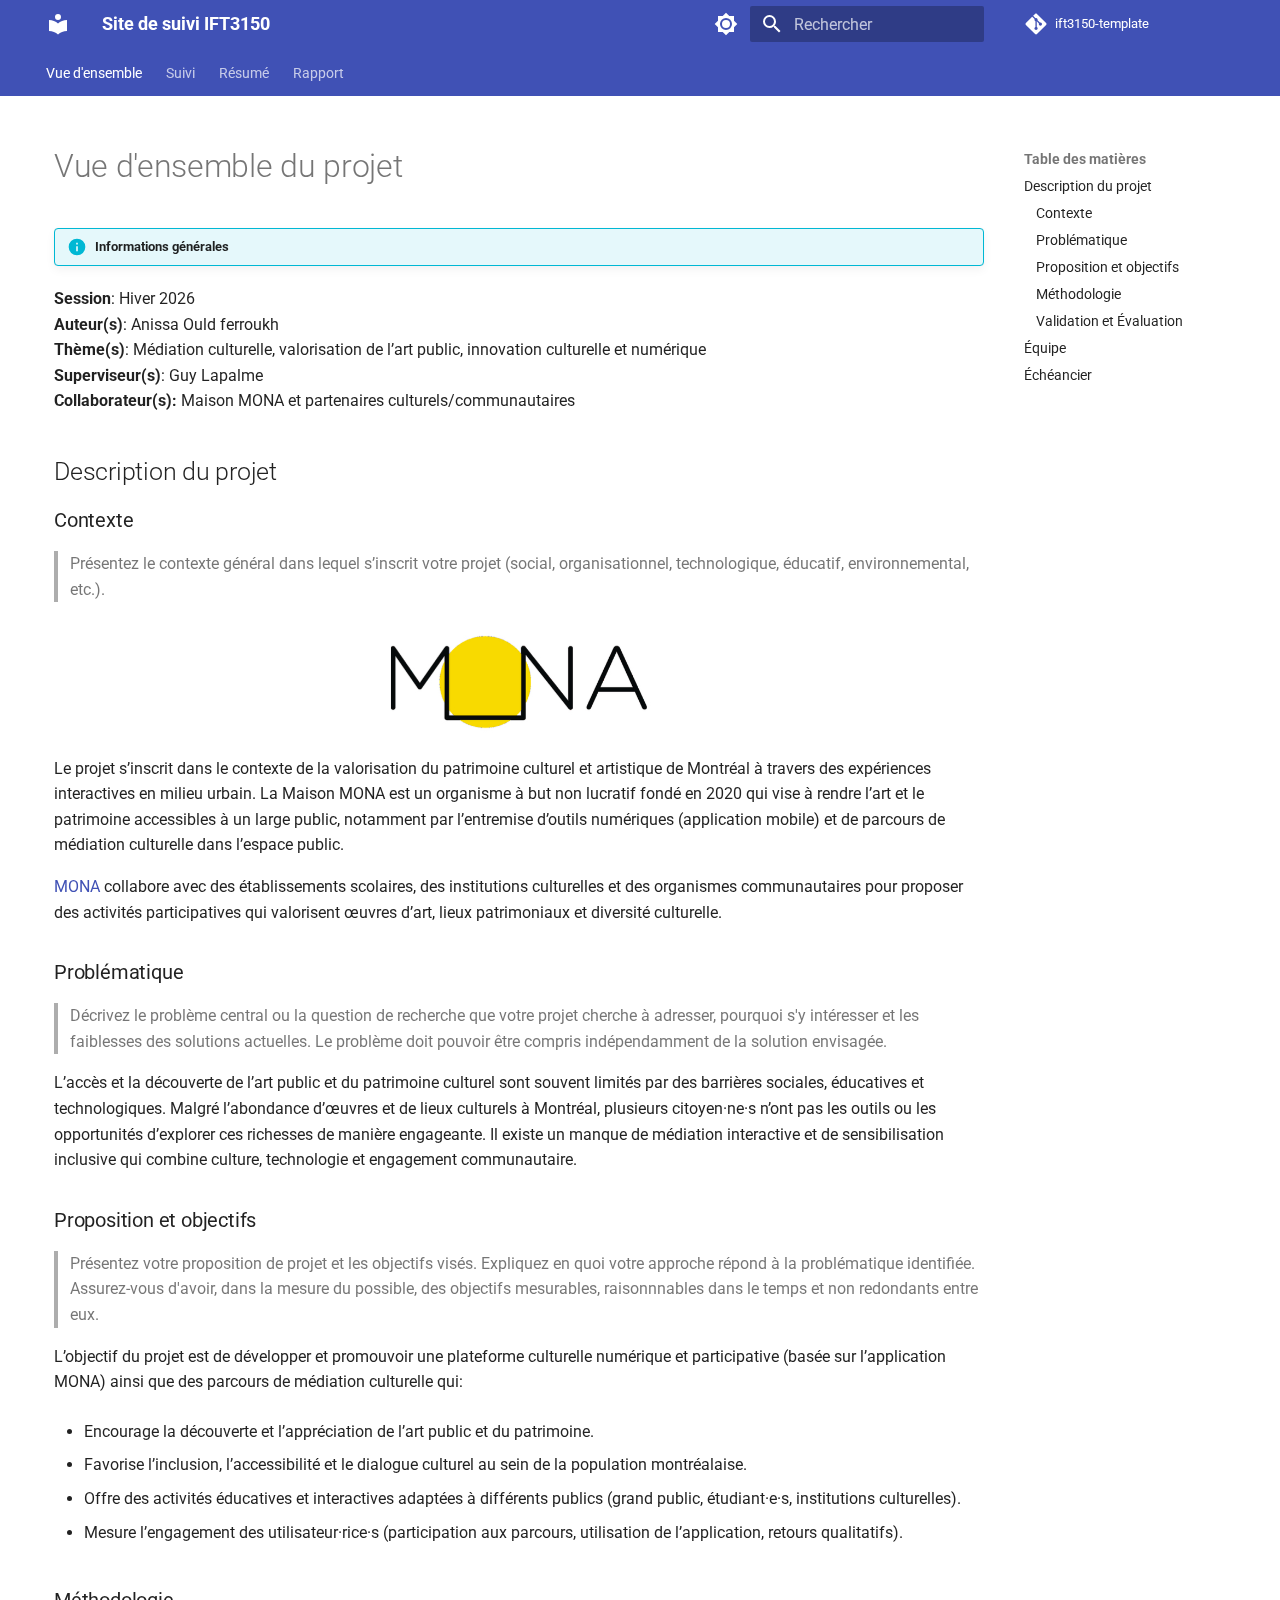
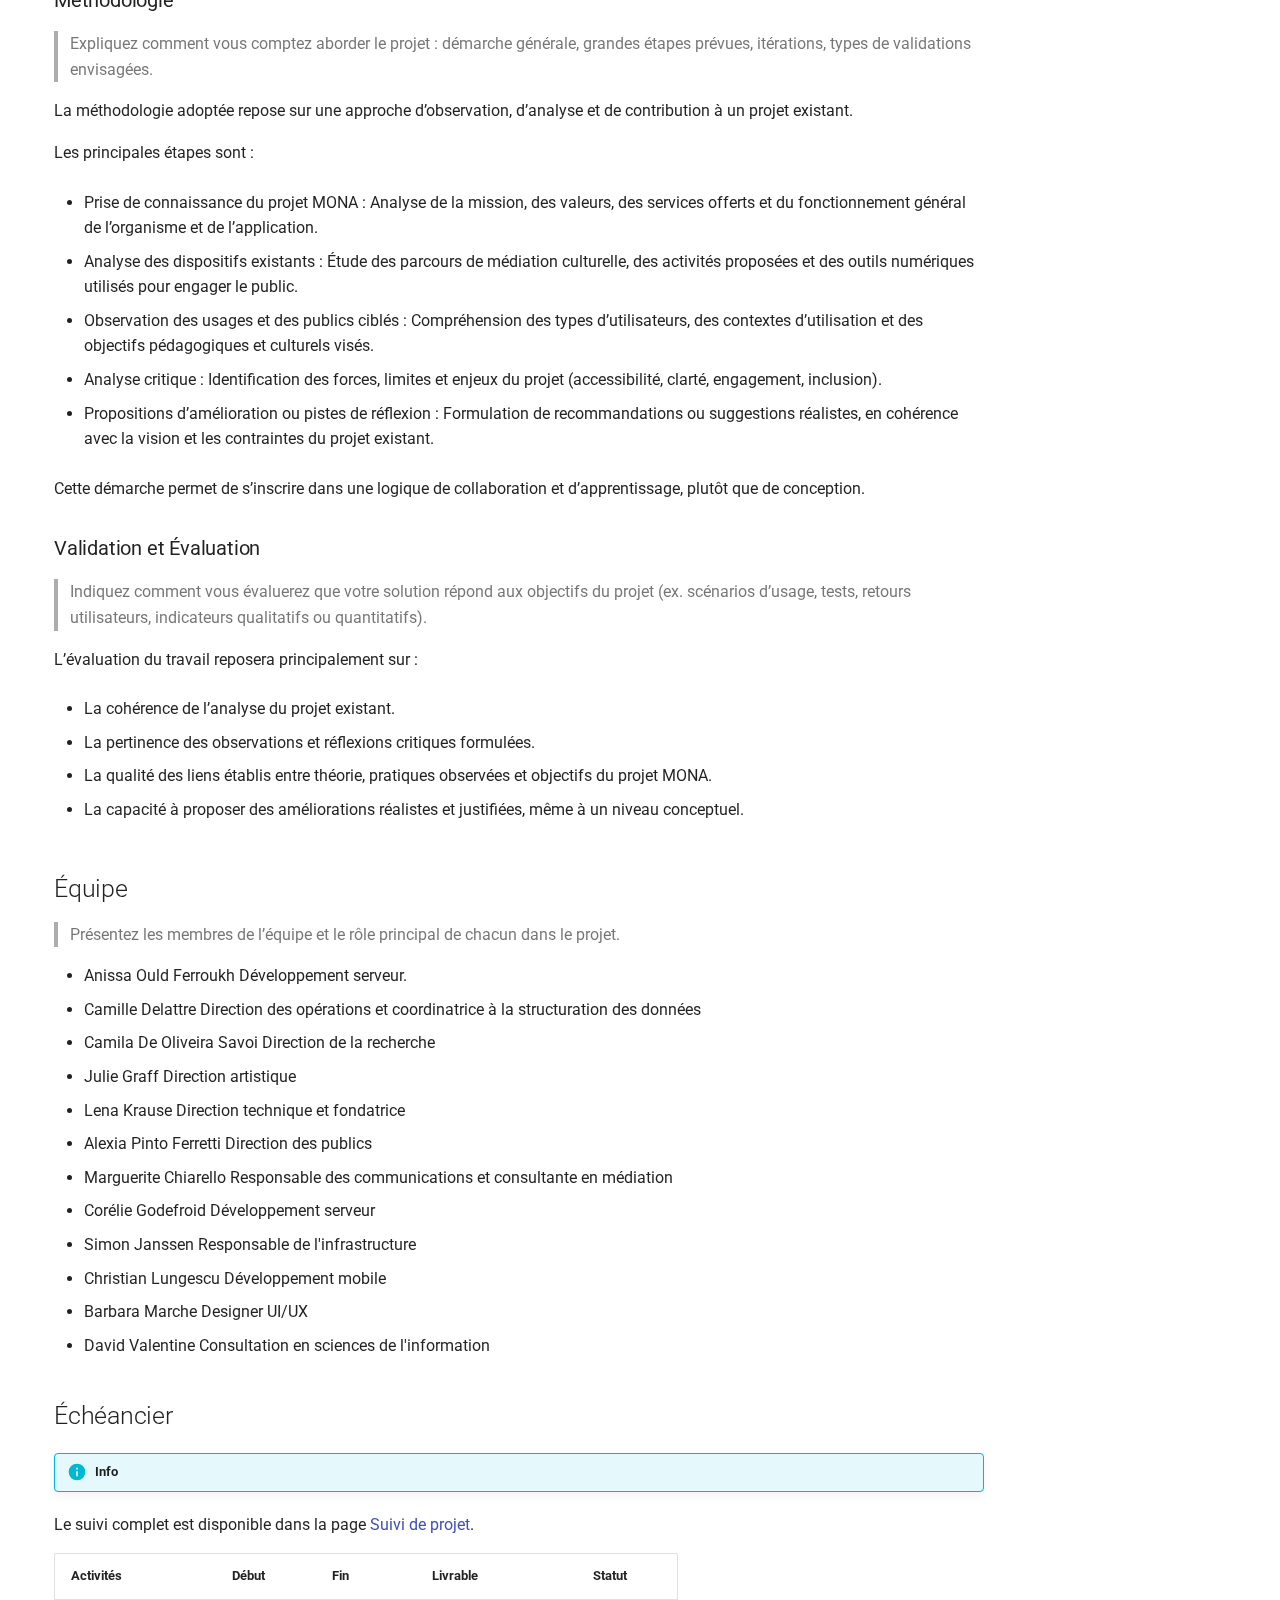
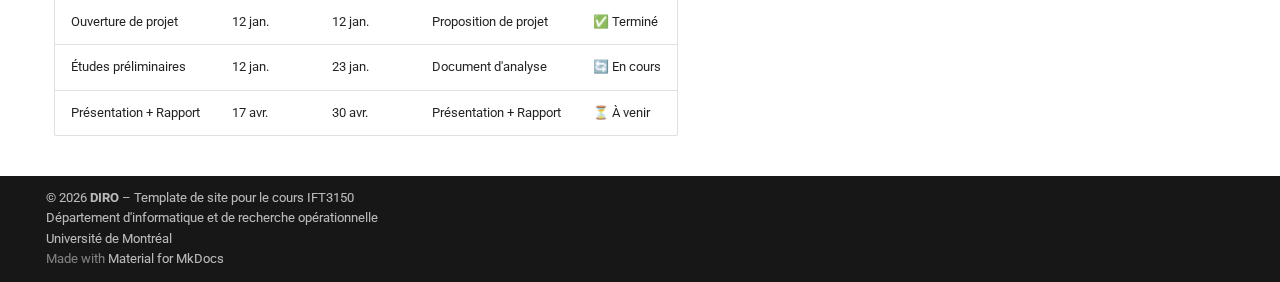
<file: index.html>
<!doctype html>
<html lang="fr" class="no-js">
  <head>
    
      <meta charset="utf-8">
      <meta name="viewport" content="width=device-width,initial-scale=1">
      
        <meta name="description" content="Template de site web pour le cours IFT3150">
      
      
        <meta name="author" content="Louis-Edouard Lafontant">
      
      
        <link rel="canonical" href="https://ift3150-template.github.io/">
      
      
      
        <link rel="next" href="suivi/">
      
      
        
      
      
      <link rel="icon" href="assets/images/favicon.png">
      <meta name="generator" content="mkdocs-1.6.1, mkdocs-material-9.7.1">
    
    
      
        <title>Vue d'ensemble du projet - Site de suivi IFT3150</title>
      
    
    
      <link rel="stylesheet" href="assets/stylesheets/main.484c7ddc.min.css">
      
        
        <link rel="stylesheet" href="assets/stylesheets/palette.ab4e12ef.min.css">
      
      


    
    
      
    
    
      
        
        
        <link rel="preconnect" href="https://fonts.gstatic.com" crossorigin>
        <link rel="stylesheet" href="https://fonts.googleapis.com/css?family=Roboto:300,300i,400,400i,700,700i%7CRoboto+Mono:400,400i,700,700i&display=fallback">
        <style>:root{--md-text-font:"Roboto";--md-code-font:"Roboto Mono"}</style>
      
    
    
    <script>__md_scope=new URL(".",location),__md_hash=e=>[...e].reduce(((e,_)=>(e<<5)-e+_.charCodeAt(0)),0),__md_get=(e,_=localStorage,t=__md_scope)=>JSON.parse(_.getItem(t.pathname+"."+e)),__md_set=(e,_,t=localStorage,a=__md_scope)=>{try{t.setItem(a.pathname+"."+e,JSON.stringify(_))}catch(e){}}</script>
    
      

    
    
  </head>
  
  
    
    
      
    
    
    
    
    <body dir="ltr" data-md-color-scheme="default" data-md-color-primary="indigo" data-md-color-accent="indigo">
  
    
    <input class="md-toggle" data-md-toggle="drawer" type="checkbox" id="__drawer" autocomplete="off">
    <input class="md-toggle" data-md-toggle="search" type="checkbox" id="__search" autocomplete="off">
    <label class="md-overlay" for="__drawer"></label>
    <div data-md-component="skip">
      
        
        <a href="#vue-densemble-du-projet" class="md-skip">
          Aller au contenu
        </a>
      
    </div>
    <div data-md-component="announce">
      
    </div>
    
    
      

<header class="md-header" data-md-component="header">
  <nav class="md-header__inner md-grid" aria-label="En-tête">
    <a href="." title="Site de suivi IFT3150" class="md-header__button md-logo" aria-label="Site de suivi IFT3150" data-md-component="logo">
      
  
  <svg xmlns="http://www.w3.org/2000/svg" viewBox="0 0 24 24"><path d="M12 8a3 3 0 0 0 3-3 3 3 0 0 0-3-3 3 3 0 0 0-3 3 3 3 0 0 0 3 3m0 3.54C9.64 9.35 6.5 8 3 8v11c3.5 0 6.64 1.35 9 3.54 2.36-2.19 5.5-3.54 9-3.54V8c-3.5 0-6.64 1.35-9 3.54"/></svg>

    </a>
    <label class="md-header__button md-icon" for="__drawer">
      
      <svg xmlns="http://www.w3.org/2000/svg" viewBox="0 0 24 24"><path d="M3 6h18v2H3zm0 5h18v2H3zm0 5h18v2H3z"/></svg>
    </label>
    <div class="md-header__title" data-md-component="header-title">
      <div class="md-header__ellipsis">
        <div class="md-header__topic">
          <span class="md-ellipsis">
            Site de suivi IFT3150
          </span>
        </div>
        <div class="md-header__topic" data-md-component="header-topic">
          <span class="md-ellipsis">
            
              Vue d'ensemble du projet
            
          </span>
        </div>
      </div>
    </div>
    
      
        <form class="md-header__option" data-md-component="palette">
  
    
    
    
    <input class="md-option" data-md-color-media="" data-md-color-scheme="default" data-md-color-primary="indigo" data-md-color-accent="indigo"  aria-label="Switch to dark mode"  type="radio" name="__palette" id="__palette_0">
    
      <label class="md-header__button md-icon" title="Switch to dark mode" for="__palette_1" hidden>
        <svg xmlns="http://www.w3.org/2000/svg" viewBox="0 0 24 24"><path d="M12 8a4 4 0 0 0-4 4 4 4 0 0 0 4 4 4 4 0 0 0 4-4 4 4 0 0 0-4-4m0 10a6 6 0 0 1-6-6 6 6 0 0 1 6-6 6 6 0 0 1 6 6 6 6 0 0 1-6 6m8-9.31V4h-4.69L12 .69 8.69 4H4v4.69L.69 12 4 15.31V20h4.69L12 23.31 15.31 20H20v-4.69L23.31 12z"/></svg>
      </label>
    
  
    
    
    
    <input class="md-option" data-md-color-media="" data-md-color-scheme="slate" data-md-color-primary="indigo" data-md-color-accent="indigo"  aria-label="Switch to light mode"  type="radio" name="__palette" id="__palette_1">
    
      <label class="md-header__button md-icon" title="Switch to light mode" for="__palette_0" hidden>
        <svg xmlns="http://www.w3.org/2000/svg" viewBox="0 0 24 24"><path d="M12 18c-.89 0-1.74-.2-2.5-.55C11.56 16.5 13 14.42 13 12s-1.44-4.5-3.5-5.45C10.26 6.2 11.11 6 12 6a6 6 0 0 1 6 6 6 6 0 0 1-6 6m8-9.31V4h-4.69L12 .69 8.69 4H4v4.69L.69 12 4 15.31V20h4.69L12 23.31 15.31 20H20v-4.69L23.31 12z"/></svg>
      </label>
    
  
</form>
      
    
    
      <script>var palette=__md_get("__palette");if(palette&&palette.color){if("(prefers-color-scheme)"===palette.color.media){var media=matchMedia("(prefers-color-scheme: light)"),input=document.querySelector(media.matches?"[data-md-color-media='(prefers-color-scheme: light)']":"[data-md-color-media='(prefers-color-scheme: dark)']");palette.color.media=input.getAttribute("data-md-color-media"),palette.color.scheme=input.getAttribute("data-md-color-scheme"),palette.color.primary=input.getAttribute("data-md-color-primary"),palette.color.accent=input.getAttribute("data-md-color-accent")}for(var[key,value]of Object.entries(palette.color))document.body.setAttribute("data-md-color-"+key,value)}</script>
    
    
    
      
      
        <label class="md-header__button md-icon" for="__search">
          
          <svg xmlns="http://www.w3.org/2000/svg" viewBox="0 0 24 24"><path d="M9.5 3A6.5 6.5 0 0 1 16 9.5c0 1.61-.59 3.09-1.56 4.23l.27.27h.79l5 5-1.5 1.5-5-5v-.79l-.27-.27A6.52 6.52 0 0 1 9.5 16 6.5 6.5 0 0 1 3 9.5 6.5 6.5 0 0 1 9.5 3m0 2C7 5 5 7 5 9.5S7 14 9.5 14 14 12 14 9.5 12 5 9.5 5"/></svg>
        </label>
        <div class="md-search" data-md-component="search" role="dialog">
  <label class="md-search__overlay" for="__search"></label>
  <div class="md-search__inner" role="search">
    <form class="md-search__form" name="search">
      <input type="text" class="md-search__input" name="query" aria-label="Rechercher" placeholder="Rechercher" autocapitalize="off" autocorrect="off" autocomplete="off" spellcheck="false" data-md-component="search-query" required>
      <label class="md-search__icon md-icon" for="__search">
        
        <svg xmlns="http://www.w3.org/2000/svg" viewBox="0 0 24 24"><path d="M9.5 3A6.5 6.5 0 0 1 16 9.5c0 1.61-.59 3.09-1.56 4.23l.27.27h.79l5 5-1.5 1.5-5-5v-.79l-.27-.27A6.52 6.52 0 0 1 9.5 16 6.5 6.5 0 0 1 3 9.5 6.5 6.5 0 0 1 9.5 3m0 2C7 5 5 7 5 9.5S7 14 9.5 14 14 12 14 9.5 12 5 9.5 5"/></svg>
        
        <svg xmlns="http://www.w3.org/2000/svg" viewBox="0 0 24 24"><path d="M20 11v2H8l5.5 5.5-1.42 1.42L4.16 12l7.92-7.92L13.5 5.5 8 11z"/></svg>
      </label>
      <nav class="md-search__options" aria-label="Recherche">
        
          <a href="javascript:void(0)" class="md-search__icon md-icon" title="Partager" aria-label="Partager" data-clipboard data-clipboard-text="" data-md-component="search-share" tabindex="-1">
            
            <svg xmlns="http://www.w3.org/2000/svg" viewBox="0 0 24 24"><path d="M18 16.08c-.76 0-1.44.3-1.96.77L8.91 12.7c.05-.23.09-.46.09-.7s-.04-.47-.09-.7l7.05-4.11c.54.5 1.25.81 2.04.81a3 3 0 0 0 3-3 3 3 0 0 0-3-3 3 3 0 0 0-3 3c0 .24.04.47.09.7L8.04 9.81C7.5 9.31 6.79 9 6 9a3 3 0 0 0-3 3 3 3 0 0 0 3 3c.79 0 1.5-.31 2.04-.81l7.12 4.15c-.05.21-.08.43-.08.66 0 1.61 1.31 2.91 2.92 2.91s2.92-1.3 2.92-2.91A2.92 2.92 0 0 0 18 16.08"/></svg>
          </a>
        
        <button type="reset" class="md-search__icon md-icon" title="Effacer" aria-label="Effacer" tabindex="-1">
          
          <svg xmlns="http://www.w3.org/2000/svg" viewBox="0 0 24 24"><path d="M19 6.41 17.59 5 12 10.59 6.41 5 5 6.41 10.59 12 5 17.59 6.41 19 12 13.41 17.59 19 19 17.59 13.41 12z"/></svg>
        </button>
      </nav>
      
        <div class="md-search__suggest" data-md-component="search-suggest"></div>
      
    </form>
    <div class="md-search__output">
      <div class="md-search__scrollwrap" tabindex="0" data-md-scrollfix>
        <div class="md-search-result" data-md-component="search-result">
          <div class="md-search-result__meta">
            Initialisation de la recherche
          </div>
          <ol class="md-search-result__list" role="presentation"></ol>
        </div>
      </div>
    </div>
  </div>
</div>
      
    
    
      <div class="md-header__source">
        <a href="https://github.com/ift3150-template/ift3150-template.github.io" title="Aller au dépôt" class="md-source" data-md-component="source">
  <div class="md-source__icon md-icon">
    
    <svg xmlns="http://www.w3.org/2000/svg" viewBox="0 0 448 512"><!--! Font Awesome Free 7.1.0 by @fontawesome - https://fontawesome.com License - https://fontawesome.com/license/free (Icons: CC BY 4.0, Fonts: SIL OFL 1.1, Code: MIT License) Copyright 2025 Fonticons, Inc.--><path d="M439.6 236.1 244 40.5c-5.4-5.5-12.8-8.5-20.4-8.5s-15 3-20.4 8.4L162.5 81l51.5 51.5c27.1-9.1 52.7 16.8 43.4 43.7l49.7 49.7c34.2-11.8 61.2 31 35.5 56.7-26.5 26.5-70.2-2.9-56-37.3L240.3 199v121.9c25.3 12.5 22.3 41.8 9.1 55-6.4 6.4-15.2 10.1-24.3 10.1s-17.8-3.6-24.3-10.1c-17.6-17.6-11.1-46.9 11.2-56v-123c-20.8-8.5-24.6-30.7-18.6-45L142.6 101 8.5 235.1C3 240.6 0 247.9 0 255.5s3 15 8.5 20.4l195.6 195.7c5.4 5.4 12.7 8.4 20.4 8.4s15-3 20.4-8.4l194.7-194.7c5.4-5.4 8.4-12.8 8.4-20.4s-3-15-8.4-20.4"/></svg>
  </div>
  <div class="md-source__repository">
    ift3150-template
  </div>
</a>
      </div>
    
  </nav>
  
</header>
    
    <div class="md-container" data-md-component="container">
      
      
        
          
            
<nav class="md-tabs" aria-label="Onglets" data-md-component="tabs">
  <div class="md-grid">
    <ul class="md-tabs__list">
      
        
  
  
  
    
  
  
    <li class="md-tabs__item md-tabs__item--active">
      <a href="." class="md-tabs__link">
        
  
  
    
  
  Vue d'ensemble

      </a>
    </li>
  

      
        
  
  
  
  
    <li class="md-tabs__item">
      <a href="suivi/" class="md-tabs__link">
        
  
  
    
  
  Suivi

      </a>
    </li>
  

      
        
  
  
  
  
    <li class="md-tabs__item">
      <a href="resume/" class="md-tabs__link">
        
  
  
    
  
  Résumé

      </a>
    </li>
  

      
        
  
  
  
  
    
    
      <li class="md-tabs__item">
        <a href="rapport/" class="md-tabs__link">
          
  
  
  Rapport

        </a>
      </li>
    
  

      
    </ul>
  </div>
</nav>
          
        
      
      <main class="md-main" data-md-component="main">
        <div class="md-main__inner md-grid">
          
            
              
              <div class="md-sidebar md-sidebar--primary" data-md-component="sidebar" data-md-type="navigation" >
                <div class="md-sidebar__scrollwrap">
                  <div class="md-sidebar__inner">
                    


  


<nav class="md-nav md-nav--primary md-nav--lifted" aria-label="Navigation" data-md-level="0">
  <label class="md-nav__title" for="__drawer">
    <a href="." title="Site de suivi IFT3150" class="md-nav__button md-logo" aria-label="Site de suivi IFT3150" data-md-component="logo">
      
  
  <svg xmlns="http://www.w3.org/2000/svg" viewBox="0 0 24 24"><path d="M12 8a3 3 0 0 0 3-3 3 3 0 0 0-3-3 3 3 0 0 0-3 3 3 3 0 0 0 3 3m0 3.54C9.64 9.35 6.5 8 3 8v11c3.5 0 6.64 1.35 9 3.54 2.36-2.19 5.5-3.54 9-3.54V8c-3.5 0-6.64 1.35-9 3.54"/></svg>

    </a>
    Site de suivi IFT3150
  </label>
  
    <div class="md-nav__source">
      <a href="https://github.com/ift3150-template/ift3150-template.github.io" title="Aller au dépôt" class="md-source" data-md-component="source">
  <div class="md-source__icon md-icon">
    
    <svg xmlns="http://www.w3.org/2000/svg" viewBox="0 0 448 512"><!--! Font Awesome Free 7.1.0 by @fontawesome - https://fontawesome.com License - https://fontawesome.com/license/free (Icons: CC BY 4.0, Fonts: SIL OFL 1.1, Code: MIT License) Copyright 2025 Fonticons, Inc.--><path d="M439.6 236.1 244 40.5c-5.4-5.5-12.8-8.5-20.4-8.5s-15 3-20.4 8.4L162.5 81l51.5 51.5c27.1-9.1 52.7 16.8 43.4 43.7l49.7 49.7c34.2-11.8 61.2 31 35.5 56.7-26.5 26.5-70.2-2.9-56-37.3L240.3 199v121.9c25.3 12.5 22.3 41.8 9.1 55-6.4 6.4-15.2 10.1-24.3 10.1s-17.8-3.6-24.3-10.1c-17.6-17.6-11.1-46.9 11.2-56v-123c-20.8-8.5-24.6-30.7-18.6-45L142.6 101 8.5 235.1C3 240.6 0 247.9 0 255.5s3 15 8.5 20.4l195.6 195.7c5.4 5.4 12.7 8.4 20.4 8.4s15-3 20.4-8.4l194.7-194.7c5.4-5.4 8.4-12.8 8.4-20.4s-3-15-8.4-20.4"/></svg>
  </div>
  <div class="md-source__repository">
    ift3150-template
  </div>
</a>
    </div>
  
  <ul class="md-nav__list" data-md-scrollfix>
    
      
      
  
  
    
  
  
  
    <li class="md-nav__item md-nav__item--active">
      
      <input class="md-nav__toggle md-toggle" type="checkbox" id="__toc">
      
      
        
      
      
        <label class="md-nav__link md-nav__link--active" for="__toc">
          
  
  
  <span class="md-ellipsis">
    
  
    Vue d'ensemble
  

    
  </span>
  
  

          <span class="md-nav__icon md-icon"></span>
        </label>
      
      <a href="." class="md-nav__link md-nav__link--active">
        
  
  
  <span class="md-ellipsis">
    
  
    Vue d'ensemble
  

    
  </span>
  
  

      </a>
      
        

<nav class="md-nav md-nav--secondary" aria-label="Table des matières">
  
  
  
    
  
  
    <label class="md-nav__title" for="__toc">
      <span class="md-nav__icon md-icon"></span>
      Table des matières
    </label>
    <ul class="md-nav__list" data-md-component="toc" data-md-scrollfix>
      
        <li class="md-nav__item">
  <a href="#description-du-projet" class="md-nav__link">
    <span class="md-ellipsis">
      
        Description du projet
      
    </span>
  </a>
  
    <nav class="md-nav" aria-label="Description du projet">
      <ul class="md-nav__list">
        
          <li class="md-nav__item">
  <a href="#contexte" class="md-nav__link">
    <span class="md-ellipsis">
      
        Contexte
      
    </span>
  </a>
  
</li>
        
          <li class="md-nav__item">
  <a href="#problematique" class="md-nav__link">
    <span class="md-ellipsis">
      
        Problématique
      
    </span>
  </a>
  
</li>
        
          <li class="md-nav__item">
  <a href="#proposition-et-objectifs" class="md-nav__link">
    <span class="md-ellipsis">
      
        Proposition et objectifs
      
    </span>
  </a>
  
</li>
        
          <li class="md-nav__item">
  <a href="#methodologie" class="md-nav__link">
    <span class="md-ellipsis">
      
        Méthodologie
      
    </span>
  </a>
  
</li>
        
          <li class="md-nav__item">
  <a href="#validation-et-evaluation" class="md-nav__link">
    <span class="md-ellipsis">
      
        Validation et Évaluation
      
    </span>
  </a>
  
</li>
        
      </ul>
    </nav>
  
</li>
      
        <li class="md-nav__item">
  <a href="#equipe" class="md-nav__link">
    <span class="md-ellipsis">
      
        Équipe
      
    </span>
  </a>
  
</li>
      
        <li class="md-nav__item">
  <a href="#echeancier" class="md-nav__link">
    <span class="md-ellipsis">
      
        Échéancier
      
    </span>
  </a>
  
</li>
      
    </ul>
  
</nav>
      
    </li>
  

    
      
      
  
  
  
  
    <li class="md-nav__item">
      <a href="suivi/" class="md-nav__link">
        
  
  
  <span class="md-ellipsis">
    
  
    Suivi
  

    
  </span>
  
  

      </a>
    </li>
  

    
      
      
  
  
  
  
    <li class="md-nav__item">
      <a href="resume/" class="md-nav__link">
        
  
  
  <span class="md-ellipsis">
    
  
    Résumé
  

    
  </span>
  
  

      </a>
    </li>
  

    
      
      
  
  
  
  
    
    
    
    
      
      
        
      
    
    
    <li class="md-nav__item md-nav__item--nested">
      
        
        
          
        
        <input class="md-nav__toggle md-toggle md-toggle--indeterminate" type="checkbox" id="__nav_4" >
        
          
          <label class="md-nav__link" for="__nav_4" id="__nav_4_label" tabindex="0">
            
  
  
  <span class="md-ellipsis">
    
  
    Rapport
  

    
  </span>
  
  

            <span class="md-nav__icon md-icon"></span>
          </label>
        
        <nav class="md-nav" data-md-level="1" aria-labelledby="__nav_4_label" aria-expanded="false">
          <label class="md-nav__title" for="__nav_4">
            <span class="md-nav__icon md-icon"></span>
            
  
    Rapport
  

          </label>
          <ul class="md-nav__list" data-md-scrollfix>
            
              
                
  
  
  
  
    <li class="md-nav__item">
      <a href="rapport/" class="md-nav__link">
        
  
  
  <span class="md-ellipsis">
    
  
    Introduction
  

    
  </span>
  
  

      </a>
    </li>
  

              
            
              
                
  
  
  
  
    <li class="md-nav__item">
      <a href="rapport/analyse/" class="md-nav__link">
        
  
  
  <span class="md-ellipsis">
    
  
    Études préliminaires
  

    
  </span>
  
  

      </a>
    </li>
  

              
            
              
                
  
  
  
  
    <li class="md-nav__item">
      <a href="rapport/conception/" class="md-nav__link">
        
  
  
  <span class="md-ellipsis">
    
  
    Conception
  

    
  </span>
  
  

      </a>
    </li>
  

              
            
              
                
  
  
  
  
    <li class="md-nav__item">
      <a href="rapport/implementation/" class="md-nav__link">
        
  
  
  <span class="md-ellipsis">
    
  
    Implémentation
  

    
  </span>
  
  

      </a>
    </li>
  

              
            
              
                
  
  
  
  
    <li class="md-nav__item">
      <a href="rapport/evaluation/" class="md-nav__link">
        
  
  
  <span class="md-ellipsis">
    
  
    Tests & Évaluation
  

    
  </span>
  
  

      </a>
    </li>
  

              
            
              
                
  
  
  
  
    <li class="md-nav__item">
      <a href="rapport/resultat/" class="md-nav__link">
        
  
  
  <span class="md-ellipsis">
    
  
    Discussion
  

    
  </span>
  
  

      </a>
    </li>
  

              
            
              
                
  
  
  
  
    <li class="md-nav__item">
      <a href="rapport/references/" class="md-nav__link">
        
  
  
  <span class="md-ellipsis">
    
  
    Références
  

    
  </span>
  
  

      </a>
    </li>
  

              
            
          </ul>
        </nav>
      
    </li>
  

    
  </ul>
</nav>
                  </div>
                </div>
              </div>
            
            
              
              <div class="md-sidebar md-sidebar--secondary" data-md-component="sidebar" data-md-type="toc" >
                <div class="md-sidebar__scrollwrap">
                  <div class="md-sidebar__inner">
                    

<nav class="md-nav md-nav--secondary" aria-label="Table des matières">
  
  
  
    
  
  
    <label class="md-nav__title" for="__toc">
      <span class="md-nav__icon md-icon"></span>
      Table des matières
    </label>
    <ul class="md-nav__list" data-md-component="toc" data-md-scrollfix>
      
        <li class="md-nav__item">
  <a href="#description-du-projet" class="md-nav__link">
    <span class="md-ellipsis">
      
        Description du projet
      
    </span>
  </a>
  
    <nav class="md-nav" aria-label="Description du projet">
      <ul class="md-nav__list">
        
          <li class="md-nav__item">
  <a href="#contexte" class="md-nav__link">
    <span class="md-ellipsis">
      
        Contexte
      
    </span>
  </a>
  
</li>
        
          <li class="md-nav__item">
  <a href="#problematique" class="md-nav__link">
    <span class="md-ellipsis">
      
        Problématique
      
    </span>
  </a>
  
</li>
        
          <li class="md-nav__item">
  <a href="#proposition-et-objectifs" class="md-nav__link">
    <span class="md-ellipsis">
      
        Proposition et objectifs
      
    </span>
  </a>
  
</li>
        
          <li class="md-nav__item">
  <a href="#methodologie" class="md-nav__link">
    <span class="md-ellipsis">
      
        Méthodologie
      
    </span>
  </a>
  
</li>
        
          <li class="md-nav__item">
  <a href="#validation-et-evaluation" class="md-nav__link">
    <span class="md-ellipsis">
      
        Validation et Évaluation
      
    </span>
  </a>
  
</li>
        
      </ul>
    </nav>
  
</li>
      
        <li class="md-nav__item">
  <a href="#equipe" class="md-nav__link">
    <span class="md-ellipsis">
      
        Équipe
      
    </span>
  </a>
  
</li>
      
        <li class="md-nav__item">
  <a href="#echeancier" class="md-nav__link">
    <span class="md-ellipsis">
      
        Échéancier
      
    </span>
  </a>
  
</li>
      
    </ul>
  
</nav>
                  </div>
                </div>
              </div>
            
          
          
            <div class="md-content" data-md-component="content">
              
              <article class="md-content__inner md-typeset">
                
                  


  
  


<style>
    @media screen and (min-width: 76em) {
        .md-sidebar--primary {
            display: none !important;
        }
    }
</style>

<h1 id="vue-densemble-du-projet">Vue d'ensemble du projet<a class="headerlink" href="#vue-densemble-du-projet" title="Permanent link">&para;</a></h1>
<div class="admonition info">
<p class="admonition-title">Informations générales</p>
</div>
<p><strong>Session</strong>: Hiver 2026<br />
<strong>Auteur(s)</strong>: Anissa Ould ferroukh<!-- Nom de chaque membre (matricule)  --><br />
<strong>Thème(s)</strong>: Médiation culturelle, valorisation de l’art public, innovation culturelle et numérique<!-- Thèmes principaux abordés dans le projet  --><br />
<strong>Superviseur(s)</strong>: Guy Lapalme<!-- Nom du superviseur (affiliation)  --><br />
<strong>Collaborateur(s):</strong> Maison MONA et partenaires culturels/communautaires<!-- Nom de(s) collaborateur(s) et partenaire(s)` --></p>
<h2 id="description-du-projet">Description du projet<a class="headerlink" href="#description-du-projet" title="Permanent link">&para;</a></h2>
<!-- > :bulb: N'oubliez pas d'effacer ou mettre en commentaires les notes (`>`) en début de section  -->

<h3 id="contexte">Contexte<a class="headerlink" href="#contexte" title="Permanent link">&para;</a></h3>
<blockquote>
<p>Présentez le contexte général dans lequel s’inscrit votre projet (social, organisationnel, technologique, éducatif, environnemental, etc.).</p>
</blockquote>
<p><img alt="Texte alternatif" src="assets/logo.jpg" style="display:block; margin: 0 auto; width:30%; height:40%;" /></p>
<p>Le projet s’inscrit dans le contexte de la valorisation du patrimoine culturel et artistique de Montréal à travers des expériences interactives en milieu urbain. La Maison MONA est un organisme à but non lucratif fondé en 2020 qui vise à rendre l’art et le patrimoine accessibles à un large public, notamment par l’entremise d’outils numériques (application mobile) et de parcours de médiation culturelle dans l’espace public.</p>
<p><a href="https://monamontreal.org/">MONA</a> collabore avec des établissements scolaires, des institutions culturelles et des organismes communautaires pour proposer des activités participatives qui valorisent œuvres d’art, lieux patrimoniaux et diversité culturelle.</p>
<h3 id="problematique">Problématique<a class="headerlink" href="#problematique" title="Permanent link">&para;</a></h3>
<blockquote>
<p>Décrivez le problème central ou la question de recherche que votre projet cherche à adresser, pourquoi s'y intéresser et les faiblesses des solutions actuelles.
Le problème doit pouvoir être compris indépendamment de la solution envisagée.</p>
</blockquote>
<p>L’accès et la découverte de l’art public et du patrimoine culturel sont souvent limités par des barrières sociales, éducatives et technologiques. Malgré l’abondance d’œuvres et de lieux culturels à Montréal, plusieurs citoyen·ne·s n’ont pas les outils ou les opportunités d’explorer ces richesses de manière engageante. Il existe un manque de médiation interactive et de sensibilisation inclusive qui combine culture, technologie et engagement communautaire.</p>
<h3 id="proposition-et-objectifs">Proposition et objectifs<a class="headerlink" href="#proposition-et-objectifs" title="Permanent link">&para;</a></h3>
<blockquote>
<p>Présentez votre proposition de projet et les objectifs visés. Expliquez en quoi votre approche répond à la problématique identifiée.
Assurez-vous d'avoir, dans la mesure du possible, des objectifs mesurables, raisonnnables dans le temps et non redondants entre eux.</p>
</blockquote>
<p>L’objectif du projet est de développer et promouvoir une plateforme culturelle numérique et participative (basée sur l’application MONA) ainsi que des parcours de médiation culturelle qui:</p>
<ul>
<li>
<p>Encourage la découverte et l’appréciation de l’art public et du patrimoine.</p>
</li>
<li>
<p>Favorise l’inclusion, l’accessibilité et le dialogue culturel au sein de la population montréalaise.</p>
</li>
<li>
<p>Offre des activités éducatives et interactives adaptées à différents publics (grand public, étudiant·e·s, institutions culturelles).</p>
</li>
<li>
<p>Mesure l’engagement des utilisateur·rice·s (participation aux parcours, utilisation de l’application, retours qualitatifs).</p>
</li>
</ul>
<h3 id="methodologie">Méthodologie<a class="headerlink" href="#methodologie" title="Permanent link">&para;</a></h3>
<blockquote>
<p>Expliquez comment vous comptez aborder le projet : démarche générale, grandes étapes prévues, itérations, types de validations envisagées.</p>
</blockquote>
<p>La méthodologie adoptée repose sur une approche d’observation, d’analyse et de contribution à un projet existant.</p>
<p>Les principales étapes sont :</p>
<ul>
<li>
<p>Prise de connaissance du projet MONA : Analyse de la mission, des valeurs, des services offerts et du fonctionnement général de l’organisme et de l’application.</p>
</li>
<li>
<p>Analyse des dispositifs existants : Étude des parcours de médiation culturelle, des activités proposées et des outils numériques utilisés pour engager le public.</p>
</li>
<li>
<p>Observation des usages et des publics ciblés : Compréhension des types d’utilisateurs, des contextes d’utilisation et des objectifs pédagogiques et culturels visés.</p>
</li>
<li>
<p>Analyse critique : Identification des forces, limites et enjeux du projet (accessibilité, clarté, engagement, inclusion).</p>
</li>
<li>
<p>Propositions d’amélioration ou pistes de réflexion : Formulation de recommandations ou suggestions réalistes, en cohérence avec la vision et les contraintes du projet existant.</p>
</li>
</ul>
<p>Cette démarche permet de s’inscrire dans une logique de collaboration et d’apprentissage, plutôt que de conception.</p>
<h3 id="validation-et-evaluation">Validation et Évaluation<a class="headerlink" href="#validation-et-evaluation" title="Permanent link">&para;</a></h3>
<blockquote>
<p>Indiquez comment vous évaluerez que votre solution répond aux objectifs du projet (ex. scénarios d’usage, tests, retours utilisateurs, indicateurs qualitatifs ou quantitatifs).</p>
</blockquote>
<p>L’évaluation du travail reposera principalement sur :</p>
<ul>
<li>
<p>La cohérence de l’analyse du projet existant.</p>
</li>
<li>
<p>La pertinence des observations et réflexions critiques formulées.</p>
</li>
<li>
<p>La qualité des liens établis entre théorie, pratiques observées et objectifs du projet MONA.</p>
</li>
<li>
<p>La capacité à proposer des améliorations réalistes et justifiées, même à un niveau conceptuel.</p>
</li>
</ul>
<h2 id="equipe">Équipe<a class="headerlink" href="#equipe" title="Permanent link">&para;</a></h2>
<blockquote>
<p>Présentez les membres de l’équipe et le rôle principal de chacun dans le projet.</p>
</blockquote>
<ul>
<li>Anissa Ould Ferroukh Développement serveur.</li>
<li>Camille Delattre Direction des opérations et coordinatrice à la structuration des données</li>
<li>Camila De Oliveira Savoi Direction de la recherche</li>
<li>Julie Graff Direction artistique</li>
<li>Lena Krause Direction technique et fondatrice</li>
<li>Alexia Pinto Ferretti Direction des publics</li>
<li>Marguerite Chiarello Responsable des communications et consultante en médiation</li>
<li>Corélie Godefroid Développement serveur</li>
<li>Simon Janssen Responsable de l'infrastructure</li>
<li>Christian Lungescu Développement mobile</li>
<li>Barbara Marche Designer UI/UX</li>
<li>David Valentine Consultation en sciences de l'information</li>
</ul>
<h2 id="echeancier">Échéancier<a class="headerlink" href="#echeancier" title="Permanent link">&para;</a></h2>
<div class="admonition info">
<p class="admonition-title">Info</p>
</div>
<p>Le suivi complet est disponible dans la page <a href="suivi/">Suivi de projet</a>.</p>
<table>
<thead>
<tr>
<th>Activités</th>
<th>Début</th>
<th>Fin</th>
<th>Livrable</th>
<th>Statut</th>
</tr>
</thead>
<tbody>
<tr>
<td>Ouverture de projet</td>
<td>12 jan.</td>
<td>12 jan.</td>
<td>Proposition de projet</td>
<td>✅ Terminé</td>
</tr>
<tr>
<td>Études préliminaires</td>
<td>12 jan.</td>
<td>23 jan.</td>
<td>Document d'analyse</td>
<td>🔄 En cours</td>
</tr>
<tr>
<td>Présentation + Rapport</td>
<td>17 avr.</td>
<td>30 avr.</td>
<td>Présentation + Rapport</td>
<td>⏳ À venir</td>
</tr>
</tbody>
</table>







  
  






                
              </article>
            </div>
          
          
  <script>var tabs=__md_get("__tabs");if(Array.isArray(tabs))e:for(var set of document.querySelectorAll(".tabbed-set")){var labels=set.querySelector(".tabbed-labels");for(var tab of tabs)for(var label of labels.getElementsByTagName("label"))if(label.innerText.trim()===tab){var input=document.getElementById(label.htmlFor);input.checked=!0;continue e}}</script>

<script>var target=document.getElementById(location.hash.slice(1));target&&target.name&&(target.checked=target.name.startsWith("__tabbed_"))</script>
        </div>
        
          <button type="button" class="md-top md-icon" data-md-component="top" hidden>
  
  <svg xmlns="http://www.w3.org/2000/svg" viewBox="0 0 24 24"><path d="M13 20h-2V8l-5.5 5.5-1.42-1.42L12 4.16l7.92 7.92-1.42 1.42L13 8z"/></svg>
  Retour en haut de la page
</button>
        
      </main>
      
        <footer class="md-footer">
  
  <div class="md-footer-meta md-typeset">
    <div class="md-footer-meta__inner md-grid">
      <div class="md-copyright">
  
    <div class="md-copyright__highlight">
      &copy; 2026 <b>DIRO</b> &ndash; Template de site pour le cours IFT3150 <br>Département d'informatique et de recherche opérationnelle <br>Université de Montréal
    </div>
  
  
    Made with
    <a href="https://squidfunk.github.io/mkdocs-material/" target="_blank" rel="noopener">
      Material for MkDocs
    </a>
  
</div>
      
    </div>
  </div>
</footer>
      
    </div>
    <div class="md-dialog" data-md-component="dialog">
      <div class="md-dialog__inner md-typeset"></div>
    </div>
    
    
    
      
      
      <script id="__config" type="application/json">{"annotate": null, "base": ".", "features": ["navigation.instant", "navigation.tabs", "navigation.sections", "navigation.expand", "navigation.top", "search.highlight", "search.suggest", "search.share", "content.tabs.link", "content.code.copy", "content.code.annotate"], "search": "assets/javascripts/workers/search.2c215733.min.js", "tags": null, "translations": {"clipboard.copied": "Copi\u00e9 dans le presse-papier", "clipboard.copy": "Copier dans le presse-papier", "search.result.more.one": "1 de plus sur cette page", "search.result.more.other": "# de plus sur cette page", "search.result.none": "Aucun document trouv\u00e9", "search.result.one": "1 document trouv\u00e9", "search.result.other": "# documents trouv\u00e9s", "search.result.placeholder": "Taper pour d\u00e9marrer la recherche", "search.result.term.missing": "Non trouv\u00e9", "select.version": "S\u00e9lectionner la version"}, "version": null}</script>
    
    
      <script src="assets/javascripts/bundle.79ae519e.min.js"></script>
      
    
  </body>
</html>
</file>
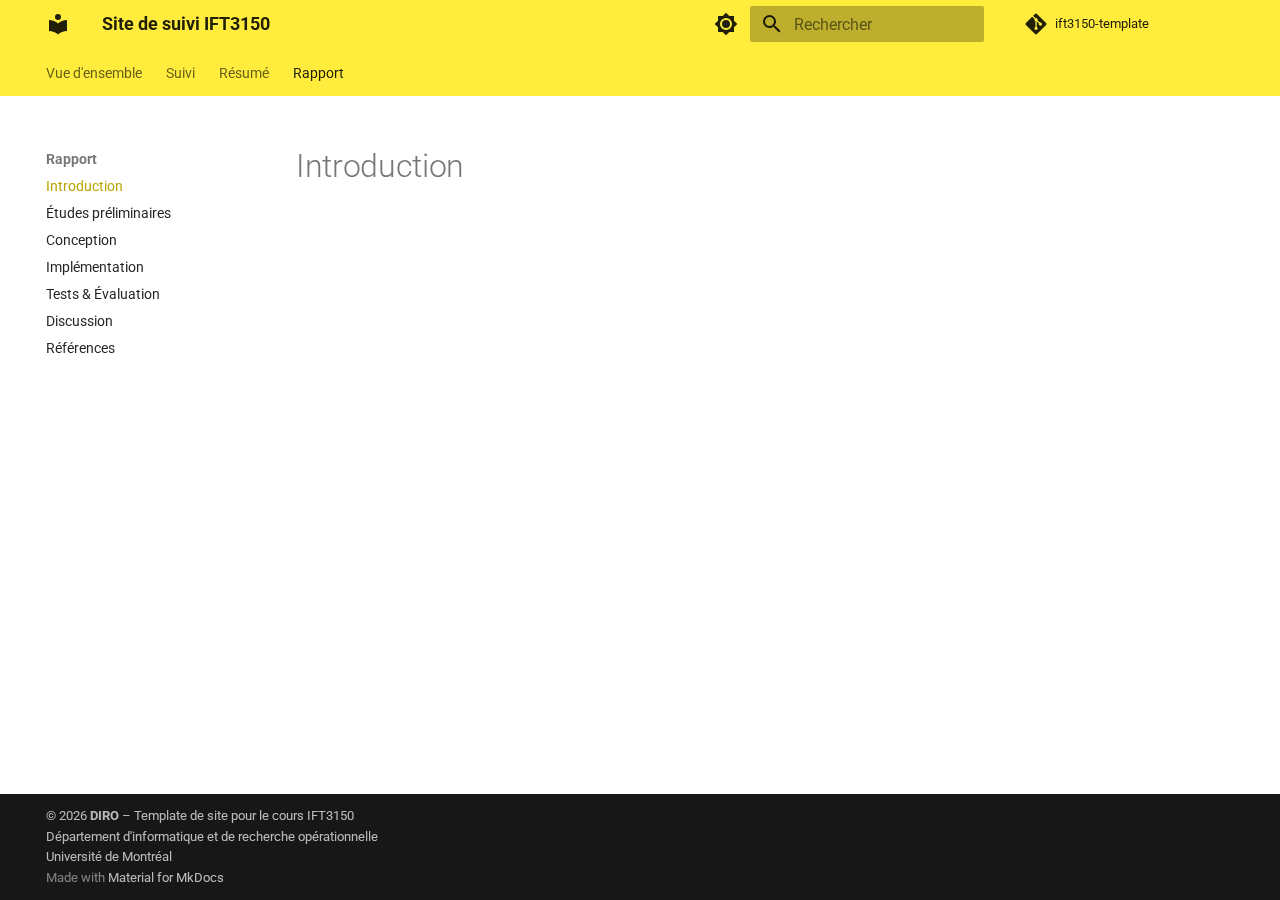
<file: rapport/index.html>
<!doctype html>
<html lang="fr" class="no-js">
  <head>
    
      <meta charset="utf-8">
      <meta name="viewport" content="width=device-width,initial-scale=1">
      
        <meta name="description" content="Template de site web pour le cours IFT3150">
      
      
        <meta name="author" content="Louis-Edouard Lafontant">
      
      
        <link rel="canonical" href="https://ift3150-template.github.io/rapport/">
      
      
        <link rel="prev" href="../resume/">
      
      
        <link rel="next" href="analyse/">
      
      
        
      
      
      <link rel="icon" href="../assets/images/favicon.png">
      <meta name="generator" content="mkdocs-1.6.1, mkdocs-material-9.7.1">
    
    
      
        <title>Introduction - Site de suivi IFT3150</title>
      
    
    
      <link rel="stylesheet" href="../assets/stylesheets/main.484c7ddc.min.css">
      
        
        <link rel="stylesheet" href="../assets/stylesheets/palette.ab4e12ef.min.css">
      
      


    
    
      
    
    
      
        
        
        <link rel="preconnect" href="https://fonts.gstatic.com" crossorigin>
        <link rel="stylesheet" href="https://fonts.googleapis.com/css?family=Roboto:300,300i,400,400i,700,700i%7CRoboto+Mono:400,400i,700,700i&display=fallback">
        <style>:root{--md-text-font:"Roboto";--md-code-font:"Roboto Mono"}</style>
      
    
    
    <script>__md_scope=new URL("..",location),__md_hash=e=>[...e].reduce(((e,_)=>(e<<5)-e+_.charCodeAt(0)),0),__md_get=(e,_=localStorage,t=__md_scope)=>JSON.parse(_.getItem(t.pathname+"."+e)),__md_set=(e,_,t=localStorage,a=__md_scope)=>{try{t.setItem(a.pathname+"."+e,JSON.stringify(_))}catch(e){}}</script>
    
      

    
    
  </head>
  
  
    
    
      
    
    
    
    
    <body dir="ltr" data-md-color-scheme="default" data-md-color-primary="yellow" data-md-color-accent="yellow">
  
    
    <input class="md-toggle" data-md-toggle="drawer" type="checkbox" id="__drawer" autocomplete="off">
    <input class="md-toggle" data-md-toggle="search" type="checkbox" id="__search" autocomplete="off">
    <label class="md-overlay" for="__drawer"></label>
    <div data-md-component="skip">
      
        
        <a href="#introduction" class="md-skip">
          Aller au contenu
        </a>
      
    </div>
    <div data-md-component="announce">
      
    </div>
    
    
      

<header class="md-header" data-md-component="header">
  <nav class="md-header__inner md-grid" aria-label="En-tête">
    <a href=".." title="Site de suivi IFT3150" class="md-header__button md-logo" aria-label="Site de suivi IFT3150" data-md-component="logo">
      
  
  <svg xmlns="http://www.w3.org/2000/svg" viewBox="0 0 24 24"><path d="M12 8a3 3 0 0 0 3-3 3 3 0 0 0-3-3 3 3 0 0 0-3 3 3 3 0 0 0 3 3m0 3.54C9.64 9.35 6.5 8 3 8v11c3.5 0 6.64 1.35 9 3.54 2.36-2.19 5.5-3.54 9-3.54V8c-3.5 0-6.64 1.35-9 3.54"/></svg>

    </a>
    <label class="md-header__button md-icon" for="__drawer">
      
      <svg xmlns="http://www.w3.org/2000/svg" viewBox="0 0 24 24"><path d="M3 6h18v2H3zm0 5h18v2H3zm0 5h18v2H3z"/></svg>
    </label>
    <div class="md-header__title" data-md-component="header-title">
      <div class="md-header__ellipsis">
        <div class="md-header__topic">
          <span class="md-ellipsis">
            Site de suivi IFT3150
          </span>
        </div>
        <div class="md-header__topic" data-md-component="header-topic">
          <span class="md-ellipsis">
            
              Introduction
            
          </span>
        </div>
      </div>
    </div>
    
      
        <form class="md-header__option" data-md-component="palette">
  
    
    
    
    <input class="md-option" data-md-color-media="" data-md-color-scheme="default" data-md-color-primary="yellow" data-md-color-accent="yellow"  aria-label="Switch to dark mode"  type="radio" name="__palette" id="__palette_0">
    
      <label class="md-header__button md-icon" title="Switch to dark mode" for="__palette_1" hidden>
        <svg xmlns="http://www.w3.org/2000/svg" viewBox="0 0 24 24"><path d="M12 8a4 4 0 0 0-4 4 4 4 0 0 0 4 4 4 4 0 0 0 4-4 4 4 0 0 0-4-4m0 10a6 6 0 0 1-6-6 6 6 0 0 1 6-6 6 6 0 0 1 6 6 6 6 0 0 1-6 6m8-9.31V4h-4.69L12 .69 8.69 4H4v4.69L.69 12 4 15.31V20h4.69L12 23.31 15.31 20H20v-4.69L23.31 12z"/></svg>
      </label>
    
  
    
    
    
    <input class="md-option" data-md-color-media="" data-md-color-scheme="slate" data-md-color-primary="yellow" data-md-color-accent="yellow"  aria-label="Switch to light mode"  type="radio" name="__palette" id="__palette_1">
    
      <label class="md-header__button md-icon" title="Switch to light mode" for="__palette_0" hidden>
        <svg xmlns="http://www.w3.org/2000/svg" viewBox="0 0 24 24"><path d="M12 18c-.89 0-1.74-.2-2.5-.55C11.56 16.5 13 14.42 13 12s-1.44-4.5-3.5-5.45C10.26 6.2 11.11 6 12 6a6 6 0 0 1 6 6 6 6 0 0 1-6 6m8-9.31V4h-4.69L12 .69 8.69 4H4v4.69L.69 12 4 15.31V20h4.69L12 23.31 15.31 20H20v-4.69L23.31 12z"/></svg>
      </label>
    
  
</form>
      
    
    
      <script>var palette=__md_get("__palette");if(palette&&palette.color){if("(prefers-color-scheme)"===palette.color.media){var media=matchMedia("(prefers-color-scheme: light)"),input=document.querySelector(media.matches?"[data-md-color-media='(prefers-color-scheme: light)']":"[data-md-color-media='(prefers-color-scheme: dark)']");palette.color.media=input.getAttribute("data-md-color-media"),palette.color.scheme=input.getAttribute("data-md-color-scheme"),palette.color.primary=input.getAttribute("data-md-color-primary"),palette.color.accent=input.getAttribute("data-md-color-accent")}for(var[key,value]of Object.entries(palette.color))document.body.setAttribute("data-md-color-"+key,value)}</script>
    
    
    
      
      
        <label class="md-header__button md-icon" for="__search">
          
          <svg xmlns="http://www.w3.org/2000/svg" viewBox="0 0 24 24"><path d="M9.5 3A6.5 6.5 0 0 1 16 9.5c0 1.61-.59 3.09-1.56 4.23l.27.27h.79l5 5-1.5 1.5-5-5v-.79l-.27-.27A6.52 6.52 0 0 1 9.5 16 6.5 6.5 0 0 1 3 9.5 6.5 6.5 0 0 1 9.5 3m0 2C7 5 5 7 5 9.5S7 14 9.5 14 14 12 14 9.5 12 5 9.5 5"/></svg>
        </label>
        <div class="md-search" data-md-component="search" role="dialog">
  <label class="md-search__overlay" for="__search"></label>
  <div class="md-search__inner" role="search">
    <form class="md-search__form" name="search">
      <input type="text" class="md-search__input" name="query" aria-label="Rechercher" placeholder="Rechercher" autocapitalize="off" autocorrect="off" autocomplete="off" spellcheck="false" data-md-component="search-query" required>
      <label class="md-search__icon md-icon" for="__search">
        
        <svg xmlns="http://www.w3.org/2000/svg" viewBox="0 0 24 24"><path d="M9.5 3A6.5 6.5 0 0 1 16 9.5c0 1.61-.59 3.09-1.56 4.23l.27.27h.79l5 5-1.5 1.5-5-5v-.79l-.27-.27A6.52 6.52 0 0 1 9.5 16 6.5 6.5 0 0 1 3 9.5 6.5 6.5 0 0 1 9.5 3m0 2C7 5 5 7 5 9.5S7 14 9.5 14 14 12 14 9.5 12 5 9.5 5"/></svg>
        
        <svg xmlns="http://www.w3.org/2000/svg" viewBox="0 0 24 24"><path d="M20 11v2H8l5.5 5.5-1.42 1.42L4.16 12l7.92-7.92L13.5 5.5 8 11z"/></svg>
      </label>
      <nav class="md-search__options" aria-label="Recherche">
        
          <a href="javascript:void(0)" class="md-search__icon md-icon" title="Partager" aria-label="Partager" data-clipboard data-clipboard-text="" data-md-component="search-share" tabindex="-1">
            
            <svg xmlns="http://www.w3.org/2000/svg" viewBox="0 0 24 24"><path d="M18 16.08c-.76 0-1.44.3-1.96.77L8.91 12.7c.05-.23.09-.46.09-.7s-.04-.47-.09-.7l7.05-4.11c.54.5 1.25.81 2.04.81a3 3 0 0 0 3-3 3 3 0 0 0-3-3 3 3 0 0 0-3 3c0 .24.04.47.09.7L8.04 9.81C7.5 9.31 6.79 9 6 9a3 3 0 0 0-3 3 3 3 0 0 0 3 3c.79 0 1.5-.31 2.04-.81l7.12 4.15c-.05.21-.08.43-.08.66 0 1.61 1.31 2.91 2.92 2.91s2.92-1.3 2.92-2.91A2.92 2.92 0 0 0 18 16.08"/></svg>
          </a>
        
        <button type="reset" class="md-search__icon md-icon" title="Effacer" aria-label="Effacer" tabindex="-1">
          
          <svg xmlns="http://www.w3.org/2000/svg" viewBox="0 0 24 24"><path d="M19 6.41 17.59 5 12 10.59 6.41 5 5 6.41 10.59 12 5 17.59 6.41 19 12 13.41 17.59 19 19 17.59 13.41 12z"/></svg>
        </button>
      </nav>
      
        <div class="md-search__suggest" data-md-component="search-suggest"></div>
      
    </form>
    <div class="md-search__output">
      <div class="md-search__scrollwrap" tabindex="0" data-md-scrollfix>
        <div class="md-search-result" data-md-component="search-result">
          <div class="md-search-result__meta">
            Initialisation de la recherche
          </div>
          <ol class="md-search-result__list" role="presentation"></ol>
        </div>
      </div>
    </div>
  </div>
</div>
      
    
    
      <div class="md-header__source">
        <a href="https://github.com/ift3150-template/ift3150-template.github.io" title="Aller au dépôt" class="md-source" data-md-component="source">
  <div class="md-source__icon md-icon">
    
    <svg xmlns="http://www.w3.org/2000/svg" viewBox="0 0 448 512"><!--! Font Awesome Free 7.1.0 by @fontawesome - https://fontawesome.com License - https://fontawesome.com/license/free (Icons: CC BY 4.0, Fonts: SIL OFL 1.1, Code: MIT License) Copyright 2025 Fonticons, Inc.--><path d="M439.6 236.1 244 40.5c-5.4-5.5-12.8-8.5-20.4-8.5s-15 3-20.4 8.4L162.5 81l51.5 51.5c27.1-9.1 52.7 16.8 43.4 43.7l49.7 49.7c34.2-11.8 61.2 31 35.5 56.7-26.5 26.5-70.2-2.9-56-37.3L240.3 199v121.9c25.3 12.5 22.3 41.8 9.1 55-6.4 6.4-15.2 10.1-24.3 10.1s-17.8-3.6-24.3-10.1c-17.6-17.6-11.1-46.9 11.2-56v-123c-20.8-8.5-24.6-30.7-18.6-45L142.6 101 8.5 235.1C3 240.6 0 247.9 0 255.5s3 15 8.5 20.4l195.6 195.7c5.4 5.4 12.7 8.4 20.4 8.4s15-3 20.4-8.4l194.7-194.7c5.4-5.4 8.4-12.8 8.4-20.4s-3-15-8.4-20.4"/></svg>
  </div>
  <div class="md-source__repository">
    ift3150-template
  </div>
</a>
      </div>
    
  </nav>
  
</header>
    
    <div class="md-container" data-md-component="container">
      
      
        
          
            
<nav class="md-tabs" aria-label="Onglets" data-md-component="tabs">
  <div class="md-grid">
    <ul class="md-tabs__list">
      
        
  
  
  
  
    <li class="md-tabs__item">
      <a href=".." class="md-tabs__link">
        
  
  
    
  
  Vue d'ensemble

      </a>
    </li>
  

      
        
  
  
  
  
    <li class="md-tabs__item">
      <a href="../suivi/" class="md-tabs__link">
        
  
  
    
  
  Suivi

      </a>
    </li>
  

      
        
  
  
  
  
    <li class="md-tabs__item">
      <a href="../resume/" class="md-tabs__link">
        
  
  
    
  
  Résumé

      </a>
    </li>
  

      
        
  
  
  
    
  
  
    
    
      <li class="md-tabs__item md-tabs__item--active">
        <a href="./" class="md-tabs__link">
          
  
  
  Rapport

        </a>
      </li>
    
  

      
    </ul>
  </div>
</nav>
          
        
      
      <main class="md-main" data-md-component="main">
        <div class="md-main__inner md-grid">
          
            
              
              <div class="md-sidebar md-sidebar--primary" data-md-component="sidebar" data-md-type="navigation" >
                <div class="md-sidebar__scrollwrap">
                  <div class="md-sidebar__inner">
                    


  


<nav class="md-nav md-nav--primary md-nav--lifted" aria-label="Navigation" data-md-level="0">
  <label class="md-nav__title" for="__drawer">
    <a href=".." title="Site de suivi IFT3150" class="md-nav__button md-logo" aria-label="Site de suivi IFT3150" data-md-component="logo">
      
  
  <svg xmlns="http://www.w3.org/2000/svg" viewBox="0 0 24 24"><path d="M12 8a3 3 0 0 0 3-3 3 3 0 0 0-3-3 3 3 0 0 0-3 3 3 3 0 0 0 3 3m0 3.54C9.64 9.35 6.5 8 3 8v11c3.5 0 6.64 1.35 9 3.54 2.36-2.19 5.5-3.54 9-3.54V8c-3.5 0-6.64 1.35-9 3.54"/></svg>

    </a>
    Site de suivi IFT3150
  </label>
  
    <div class="md-nav__source">
      <a href="https://github.com/ift3150-template/ift3150-template.github.io" title="Aller au dépôt" class="md-source" data-md-component="source">
  <div class="md-source__icon md-icon">
    
    <svg xmlns="http://www.w3.org/2000/svg" viewBox="0 0 448 512"><!--! Font Awesome Free 7.1.0 by @fontawesome - https://fontawesome.com License - https://fontawesome.com/license/free (Icons: CC BY 4.0, Fonts: SIL OFL 1.1, Code: MIT License) Copyright 2025 Fonticons, Inc.--><path d="M439.6 236.1 244 40.5c-5.4-5.5-12.8-8.5-20.4-8.5s-15 3-20.4 8.4L162.5 81l51.5 51.5c27.1-9.1 52.7 16.8 43.4 43.7l49.7 49.7c34.2-11.8 61.2 31 35.5 56.7-26.5 26.5-70.2-2.9-56-37.3L240.3 199v121.9c25.3 12.5 22.3 41.8 9.1 55-6.4 6.4-15.2 10.1-24.3 10.1s-17.8-3.6-24.3-10.1c-17.6-17.6-11.1-46.9 11.2-56v-123c-20.8-8.5-24.6-30.7-18.6-45L142.6 101 8.5 235.1C3 240.6 0 247.9 0 255.5s3 15 8.5 20.4l195.6 195.7c5.4 5.4 12.7 8.4 20.4 8.4s15-3 20.4-8.4l194.7-194.7c5.4-5.4 8.4-12.8 8.4-20.4s-3-15-8.4-20.4"/></svg>
  </div>
  <div class="md-source__repository">
    ift3150-template
  </div>
</a>
    </div>
  
  <ul class="md-nav__list" data-md-scrollfix>
    
      
      
  
  
  
  
    <li class="md-nav__item">
      <a href=".." class="md-nav__link">
        
  
  
  <span class="md-ellipsis">
    
  
    Vue d'ensemble
  

    
  </span>
  
  

      </a>
    </li>
  

    
      
      
  
  
  
  
    <li class="md-nav__item">
      <a href="../suivi/" class="md-nav__link">
        
  
  
  <span class="md-ellipsis">
    
  
    Suivi
  

    
  </span>
  
  

      </a>
    </li>
  

    
      
      
  
  
  
  
    <li class="md-nav__item">
      <a href="../resume/" class="md-nav__link">
        
  
  
  <span class="md-ellipsis">
    
  
    Résumé
  

    
  </span>
  
  

      </a>
    </li>
  

    
      
      
  
  
    
  
  
  
    
    
    
    
      
        
        
      
      
        
      
    
    
    <li class="md-nav__item md-nav__item--active md-nav__item--section md-nav__item--nested">
      
        
        
        <input class="md-nav__toggle md-toggle " type="checkbox" id="__nav_4" checked>
        
          
          <label class="md-nav__link" for="__nav_4" id="__nav_4_label" tabindex="">
            
  
  
  <span class="md-ellipsis">
    
  
    Rapport
  

    
  </span>
  
  

            <span class="md-nav__icon md-icon"></span>
          </label>
        
        <nav class="md-nav" data-md-level="1" aria-labelledby="__nav_4_label" aria-expanded="true">
          <label class="md-nav__title" for="__nav_4">
            <span class="md-nav__icon md-icon"></span>
            
  
    Rapport
  

          </label>
          <ul class="md-nav__list" data-md-scrollfix>
            
              
                
  
  
    
  
  
  
    <li class="md-nav__item md-nav__item--active">
      
      <input class="md-nav__toggle md-toggle" type="checkbox" id="__toc">
      
      
        
      
      
      <a href="./" class="md-nav__link md-nav__link--active">
        
  
  
  <span class="md-ellipsis">
    
  
    Introduction
  

    
  </span>
  
  

      </a>
      
    </li>
  

              
            
              
                
  
  
  
  
    <li class="md-nav__item">
      <a href="analyse/" class="md-nav__link">
        
  
  
  <span class="md-ellipsis">
    
  
    Études préliminaires
  

    
  </span>
  
  

      </a>
    </li>
  

              
            
              
                
  
  
  
  
    <li class="md-nav__item">
      <a href="conception/" class="md-nav__link">
        
  
  
  <span class="md-ellipsis">
    
  
    Conception
  

    
  </span>
  
  

      </a>
    </li>
  

              
            
              
                
  
  
  
  
    <li class="md-nav__item">
      <a href="implementation/" class="md-nav__link">
        
  
  
  <span class="md-ellipsis">
    
  
    Implémentation
  

    
  </span>
  
  

      </a>
    </li>
  

              
            
              
                
  
  
  
  
    <li class="md-nav__item">
      <a href="evaluation/" class="md-nav__link">
        
  
  
  <span class="md-ellipsis">
    
  
    Tests & Évaluation
  

    
  </span>
  
  

      </a>
    </li>
  

              
            
              
                
  
  
  
  
    <li class="md-nav__item">
      <a href="resultat/" class="md-nav__link">
        
  
  
  <span class="md-ellipsis">
    
  
    Discussion
  

    
  </span>
  
  

      </a>
    </li>
  

              
            
              
                
  
  
  
  
    <li class="md-nav__item">
      <a href="references/" class="md-nav__link">
        
  
  
  <span class="md-ellipsis">
    
  
    Références
  

    
  </span>
  
  

      </a>
    </li>
  

              
            
          </ul>
        </nav>
      
    </li>
  

    
  </ul>
</nav>
                  </div>
                </div>
              </div>
            
            
              
              <div class="md-sidebar md-sidebar--secondary" data-md-component="sidebar" data-md-type="toc" >
                <div class="md-sidebar__scrollwrap">
                  <div class="md-sidebar__inner">
                    

<nav class="md-nav md-nav--secondary" aria-label="Table des matières">
  
  
  
    
  
  
</nav>
                  </div>
                </div>
              </div>
            
          
          
            <div class="md-content" data-md-component="content">
              
              <article class="md-content__inner md-typeset">
                
                  


  
  


<h1 id="introduction">Introduction<a class="headerlink" href="#introduction" title="Permanent link">&para;</a></h1>












                
              </article>
            </div>
          
          
  <script>var tabs=__md_get("__tabs");if(Array.isArray(tabs))e:for(var set of document.querySelectorAll(".tabbed-set")){var labels=set.querySelector(".tabbed-labels");for(var tab of tabs)for(var label of labels.getElementsByTagName("label"))if(label.innerText.trim()===tab){var input=document.getElementById(label.htmlFor);input.checked=!0;continue e}}</script>

<script>var target=document.getElementById(location.hash.slice(1));target&&target.name&&(target.checked=target.name.startsWith("__tabbed_"))</script>
        </div>
        
          <button type="button" class="md-top md-icon" data-md-component="top" hidden>
  
  <svg xmlns="http://www.w3.org/2000/svg" viewBox="0 0 24 24"><path d="M13 20h-2V8l-5.5 5.5-1.42-1.42L12 4.16l7.92 7.92-1.42 1.42L13 8z"/></svg>
  Retour en haut de la page
</button>
        
      </main>
      
        <footer class="md-footer">
  
  <div class="md-footer-meta md-typeset">
    <div class="md-footer-meta__inner md-grid">
      <div class="md-copyright">
  
    <div class="md-copyright__highlight">
      &copy; 2026 <b>DIRO</b> &ndash; Template de site pour le cours IFT3150 <br>Département d'informatique et de recherche opérationnelle <br>Université de Montréal
    </div>
  
  
    Made with
    <a href="https://squidfunk.github.io/mkdocs-material/" target="_blank" rel="noopener">
      Material for MkDocs
    </a>
  
</div>
      
    </div>
  </div>
</footer>
      
    </div>
    <div class="md-dialog" data-md-component="dialog">
      <div class="md-dialog__inner md-typeset"></div>
    </div>
    
    
    
      
      
      <script id="__config" type="application/json">{"annotate": null, "base": "..", "features": ["navigation.instant", "navigation.tabs", "navigation.sections", "navigation.expand", "navigation.top", "search.highlight", "search.suggest", "search.share", "content.tabs.link", "content.code.copy", "content.code.annotate"], "search": "../assets/javascripts/workers/search.2c215733.min.js", "tags": null, "translations": {"clipboard.copied": "Copi\u00e9 dans le presse-papier", "clipboard.copy": "Copier dans le presse-papier", "search.result.more.one": "1 de plus sur cette page", "search.result.more.other": "# de plus sur cette page", "search.result.none": "Aucun document trouv\u00e9", "search.result.one": "1 document trouv\u00e9", "search.result.other": "# documents trouv\u00e9s", "search.result.placeholder": "Taper pour d\u00e9marrer la recherche", "search.result.term.missing": "Non trouv\u00e9", "select.version": "S\u00e9lectionner la version"}, "version": null}</script>
    
    
      <script src="../assets/javascripts/bundle.79ae519e.min.js"></script>
      
    
  </body>
</html>
</file>
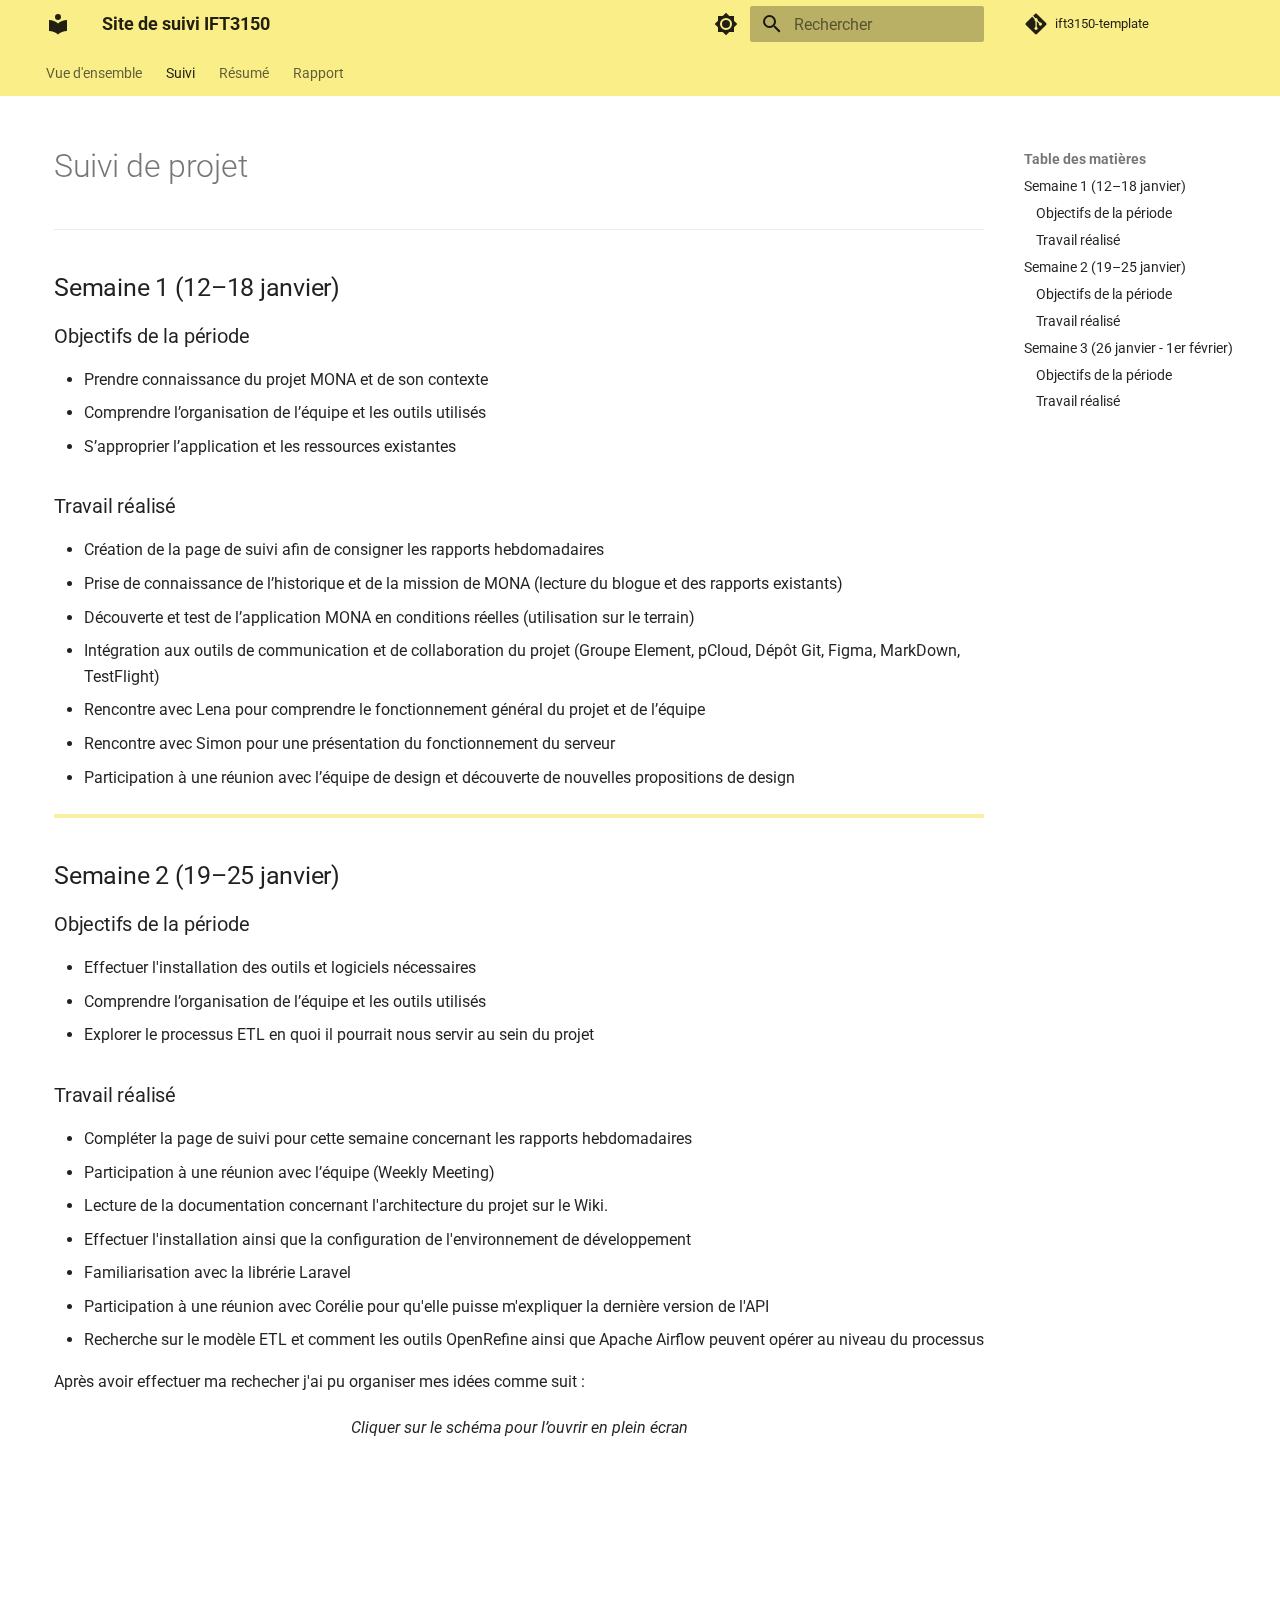
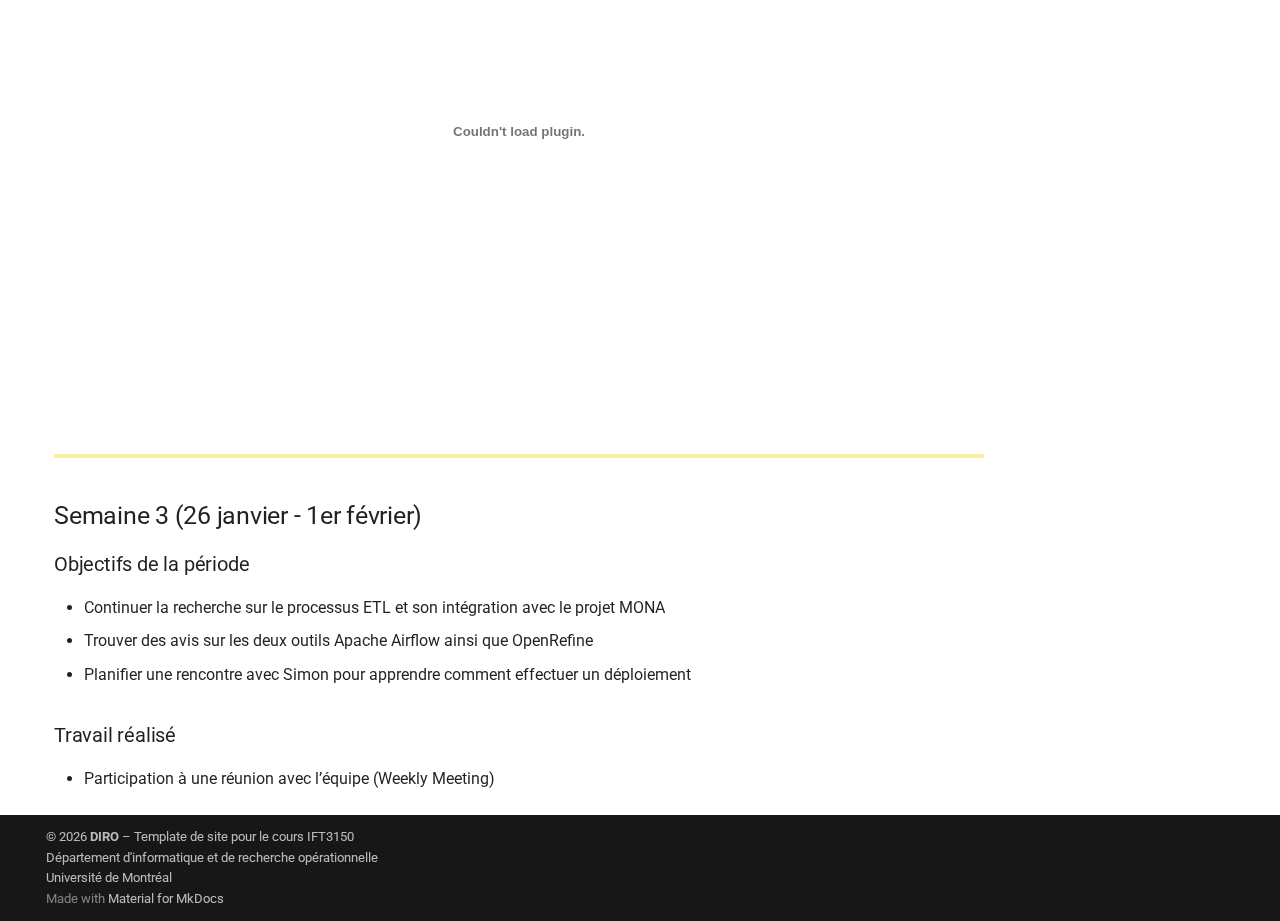
<file: suivi/index.html>
<!doctype html>
<html lang="fr" class="no-js">
  <head>
    
      <meta charset="utf-8">
      <meta name="viewport" content="width=device-width,initial-scale=1">
      
        <meta name="description" content="Template de site web pour le cours IFT3150">
      
      
        <meta name="author" content="Louis-Edouard Lafontant">
      
      
        <link rel="canonical" href="https://ift3150-template.github.io/suivi/">
      
      
        <link rel="prev" href="..">
      
      
        <link rel="next" href="../resume/">
      
      
        
      
      
      <link rel="icon" href="../assets/images/favicon.png">
      <meta name="generator" content="mkdocs-1.6.1, mkdocs-material-9.7.1">
    
    
      
        <title>Suivi du projet - Site de suivi IFT3150</title>
      
    
    
      <link rel="stylesheet" href="../assets/stylesheets/main.484c7ddc.min.css">
      
        
        <link rel="stylesheet" href="../assets/stylesheets/palette.ab4e12ef.min.css">
      
      


    
    
      
    
    
      
        
        
        <link rel="preconnect" href="https://fonts.gstatic.com" crossorigin>
        <link rel="stylesheet" href="https://fonts.googleapis.com/css?family=Roboto:300,300i,400,400i,700,700i%7CRoboto+Mono:400,400i,700,700i&display=fallback">
        <style>:root{--md-text-font:"Roboto";--md-code-font:"Roboto Mono"}</style>
      
    
    
      <link rel="stylesheet" href="../css/custom.css">
    
    <script>__md_scope=new URL("..",location),__md_hash=e=>[...e].reduce(((e,_)=>(e<<5)-e+_.charCodeAt(0)),0),__md_get=(e,_=localStorage,t=__md_scope)=>JSON.parse(_.getItem(t.pathname+"."+e)),__md_set=(e,_,t=localStorage,a=__md_scope)=>{try{t.setItem(a.pathname+"."+e,JSON.stringify(_))}catch(e){}}</script>
    
      

    
    
  </head>
  
  
    
    
      
    
    
    
    
    <body dir="ltr" data-md-color-scheme="default" data-md-color-primary="yellow" data-md-color-accent="yellow">
  
    
    <input class="md-toggle" data-md-toggle="drawer" type="checkbox" id="__drawer" autocomplete="off">
    <input class="md-toggle" data-md-toggle="search" type="checkbox" id="__search" autocomplete="off">
    <label class="md-overlay" for="__drawer"></label>
    <div data-md-component="skip">
      
        
        <a href="#suivi-de-projet" class="md-skip">
          Aller au contenu
        </a>
      
    </div>
    <div data-md-component="announce">
      
    </div>
    
    
      

<header class="md-header" data-md-component="header">
  <nav class="md-header__inner md-grid" aria-label="En-tête">
    <a href=".." title="Site de suivi IFT3150" class="md-header__button md-logo" aria-label="Site de suivi IFT3150" data-md-component="logo">
      
  
  <svg xmlns="http://www.w3.org/2000/svg" viewBox="0 0 24 24"><path d="M12 8a3 3 0 0 0 3-3 3 3 0 0 0-3-3 3 3 0 0 0-3 3 3 3 0 0 0 3 3m0 3.54C9.64 9.35 6.5 8 3 8v11c3.5 0 6.64 1.35 9 3.54 2.36-2.19 5.5-3.54 9-3.54V8c-3.5 0-6.64 1.35-9 3.54"/></svg>

    </a>
    <label class="md-header__button md-icon" for="__drawer">
      
      <svg xmlns="http://www.w3.org/2000/svg" viewBox="0 0 24 24"><path d="M3 6h18v2H3zm0 5h18v2H3zm0 5h18v2H3z"/></svg>
    </label>
    <div class="md-header__title" data-md-component="header-title">
      <div class="md-header__ellipsis">
        <div class="md-header__topic">
          <span class="md-ellipsis">
            Site de suivi IFT3150
          </span>
        </div>
        <div class="md-header__topic" data-md-component="header-topic">
          <span class="md-ellipsis">
            
              Suivi du projet
            
          </span>
        </div>
      </div>
    </div>
    
      
        <form class="md-header__option" data-md-component="palette">
  
    
    
    
    <input class="md-option" data-md-color-media="" data-md-color-scheme="default" data-md-color-primary="yellow" data-md-color-accent="yellow"  aria-label="Switch to dark mode"  type="radio" name="__palette" id="__palette_0">
    
      <label class="md-header__button md-icon" title="Switch to dark mode" for="__palette_1" hidden>
        <svg xmlns="http://www.w3.org/2000/svg" viewBox="0 0 24 24"><path d="M12 8a4 4 0 0 0-4 4 4 4 0 0 0 4 4 4 4 0 0 0 4-4 4 4 0 0 0-4-4m0 10a6 6 0 0 1-6-6 6 6 0 0 1 6-6 6 6 0 0 1 6 6 6 6 0 0 1-6 6m8-9.31V4h-4.69L12 .69 8.69 4H4v4.69L.69 12 4 15.31V20h4.69L12 23.31 15.31 20H20v-4.69L23.31 12z"/></svg>
      </label>
    
  
    
    
    
    <input class="md-option" data-md-color-media="" data-md-color-scheme="slate" data-md-color-primary="yellow" data-md-color-accent="yellow"  aria-label="Switch to light mode"  type="radio" name="__palette" id="__palette_1">
    
      <label class="md-header__button md-icon" title="Switch to light mode" for="__palette_0" hidden>
        <svg xmlns="http://www.w3.org/2000/svg" viewBox="0 0 24 24"><path d="M12 18c-.89 0-1.74-.2-2.5-.55C11.56 16.5 13 14.42 13 12s-1.44-4.5-3.5-5.45C10.26 6.2 11.11 6 12 6a6 6 0 0 1 6 6 6 6 0 0 1-6 6m8-9.31V4h-4.69L12 .69 8.69 4H4v4.69L.69 12 4 15.31V20h4.69L12 23.31 15.31 20H20v-4.69L23.31 12z"/></svg>
      </label>
    
  
</form>
      
    
    
      <script>var palette=__md_get("__palette");if(palette&&palette.color){if("(prefers-color-scheme)"===palette.color.media){var media=matchMedia("(prefers-color-scheme: light)"),input=document.querySelector(media.matches?"[data-md-color-media='(prefers-color-scheme: light)']":"[data-md-color-media='(prefers-color-scheme: dark)']");palette.color.media=input.getAttribute("data-md-color-media"),palette.color.scheme=input.getAttribute("data-md-color-scheme"),palette.color.primary=input.getAttribute("data-md-color-primary"),palette.color.accent=input.getAttribute("data-md-color-accent")}for(var[key,value]of Object.entries(palette.color))document.body.setAttribute("data-md-color-"+key,value)}</script>
    
    
    
      
      
        <label class="md-header__button md-icon" for="__search">
          
          <svg xmlns="http://www.w3.org/2000/svg" viewBox="0 0 24 24"><path d="M9.5 3A6.5 6.5 0 0 1 16 9.5c0 1.61-.59 3.09-1.56 4.23l.27.27h.79l5 5-1.5 1.5-5-5v-.79l-.27-.27A6.52 6.52 0 0 1 9.5 16 6.5 6.5 0 0 1 3 9.5 6.5 6.5 0 0 1 9.5 3m0 2C7 5 5 7 5 9.5S7 14 9.5 14 14 12 14 9.5 12 5 9.5 5"/></svg>
        </label>
        <div class="md-search" data-md-component="search" role="dialog">
  <label class="md-search__overlay" for="__search"></label>
  <div class="md-search__inner" role="search">
    <form class="md-search__form" name="search">
      <input type="text" class="md-search__input" name="query" aria-label="Rechercher" placeholder="Rechercher" autocapitalize="off" autocorrect="off" autocomplete="off" spellcheck="false" data-md-component="search-query" required>
      <label class="md-search__icon md-icon" for="__search">
        
        <svg xmlns="http://www.w3.org/2000/svg" viewBox="0 0 24 24"><path d="M9.5 3A6.5 6.5 0 0 1 16 9.5c0 1.61-.59 3.09-1.56 4.23l.27.27h.79l5 5-1.5 1.5-5-5v-.79l-.27-.27A6.52 6.52 0 0 1 9.5 16 6.5 6.5 0 0 1 3 9.5 6.5 6.5 0 0 1 9.5 3m0 2C7 5 5 7 5 9.5S7 14 9.5 14 14 12 14 9.5 12 5 9.5 5"/></svg>
        
        <svg xmlns="http://www.w3.org/2000/svg" viewBox="0 0 24 24"><path d="M20 11v2H8l5.5 5.5-1.42 1.42L4.16 12l7.92-7.92L13.5 5.5 8 11z"/></svg>
      </label>
      <nav class="md-search__options" aria-label="Recherche">
        
          <a href="javascript:void(0)" class="md-search__icon md-icon" title="Partager" aria-label="Partager" data-clipboard data-clipboard-text="" data-md-component="search-share" tabindex="-1">
            
            <svg xmlns="http://www.w3.org/2000/svg" viewBox="0 0 24 24"><path d="M18 16.08c-.76 0-1.44.3-1.96.77L8.91 12.7c.05-.23.09-.46.09-.7s-.04-.47-.09-.7l7.05-4.11c.54.5 1.25.81 2.04.81a3 3 0 0 0 3-3 3 3 0 0 0-3-3 3 3 0 0 0-3 3c0 .24.04.47.09.7L8.04 9.81C7.5 9.31 6.79 9 6 9a3 3 0 0 0-3 3 3 3 0 0 0 3 3c.79 0 1.5-.31 2.04-.81l7.12 4.15c-.05.21-.08.43-.08.66 0 1.61 1.31 2.91 2.92 2.91s2.92-1.3 2.92-2.91A2.92 2.92 0 0 0 18 16.08"/></svg>
          </a>
        
        <button type="reset" class="md-search__icon md-icon" title="Effacer" aria-label="Effacer" tabindex="-1">
          
          <svg xmlns="http://www.w3.org/2000/svg" viewBox="0 0 24 24"><path d="M19 6.41 17.59 5 12 10.59 6.41 5 5 6.41 10.59 12 5 17.59 6.41 19 12 13.41 17.59 19 19 17.59 13.41 12z"/></svg>
        </button>
      </nav>
      
        <div class="md-search__suggest" data-md-component="search-suggest"></div>
      
    </form>
    <div class="md-search__output">
      <div class="md-search__scrollwrap" tabindex="0" data-md-scrollfix>
        <div class="md-search-result" data-md-component="search-result">
          <div class="md-search-result__meta">
            Initialisation de la recherche
          </div>
          <ol class="md-search-result__list" role="presentation"></ol>
        </div>
      </div>
    </div>
  </div>
</div>
      
    
    
      <div class="md-header__source">
        <a href="https://github.com/ift3150-template/ift3150-template.github.io" title="Aller au dépôt" class="md-source" data-md-component="source">
  <div class="md-source__icon md-icon">
    
    <svg xmlns="http://www.w3.org/2000/svg" viewBox="0 0 448 512"><!--! Font Awesome Free 7.1.0 by @fontawesome - https://fontawesome.com License - https://fontawesome.com/license/free (Icons: CC BY 4.0, Fonts: SIL OFL 1.1, Code: MIT License) Copyright 2025 Fonticons, Inc.--><path d="M439.6 236.1 244 40.5c-5.4-5.5-12.8-8.5-20.4-8.5s-15 3-20.4 8.4L162.5 81l51.5 51.5c27.1-9.1 52.7 16.8 43.4 43.7l49.7 49.7c34.2-11.8 61.2 31 35.5 56.7-26.5 26.5-70.2-2.9-56-37.3L240.3 199v121.9c25.3 12.5 22.3 41.8 9.1 55-6.4 6.4-15.2 10.1-24.3 10.1s-17.8-3.6-24.3-10.1c-17.6-17.6-11.1-46.9 11.2-56v-123c-20.8-8.5-24.6-30.7-18.6-45L142.6 101 8.5 235.1C3 240.6 0 247.9 0 255.5s3 15 8.5 20.4l195.6 195.7c5.4 5.4 12.7 8.4 20.4 8.4s15-3 20.4-8.4l194.7-194.7c5.4-5.4 8.4-12.8 8.4-20.4s-3-15-8.4-20.4"/></svg>
  </div>
  <div class="md-source__repository">
    ift3150-template
  </div>
</a>
      </div>
    
  </nav>
  
</header>
    
    <div class="md-container" data-md-component="container">
      
      
        
          
            
<nav class="md-tabs" aria-label="Onglets" data-md-component="tabs">
  <div class="md-grid">
    <ul class="md-tabs__list">
      
        
  
  
  
  
    <li class="md-tabs__item">
      <a href=".." class="md-tabs__link">
        
  
  
    
  
  Vue d'ensemble

      </a>
    </li>
  

      
        
  
  
  
    
  
  
    <li class="md-tabs__item md-tabs__item--active">
      <a href="./" class="md-tabs__link">
        
  
  
    
  
  Suivi

      </a>
    </li>
  

      
        
  
  
  
  
    <li class="md-tabs__item">
      <a href="../resume/" class="md-tabs__link">
        
  
  
    
  
  Résumé

      </a>
    </li>
  

      
        
  
  
  
  
    
    
      <li class="md-tabs__item">
        <a href="../rapport/" class="md-tabs__link">
          
  
  
  Rapport

        </a>
      </li>
    
  

      
    </ul>
  </div>
</nav>
          
        
      
      <main class="md-main" data-md-component="main">
        <div class="md-main__inner md-grid">
          
            
              
              <div class="md-sidebar md-sidebar--primary" data-md-component="sidebar" data-md-type="navigation" >
                <div class="md-sidebar__scrollwrap">
                  <div class="md-sidebar__inner">
                    


  


<nav class="md-nav md-nav--primary md-nav--lifted" aria-label="Navigation" data-md-level="0">
  <label class="md-nav__title" for="__drawer">
    <a href=".." title="Site de suivi IFT3150" class="md-nav__button md-logo" aria-label="Site de suivi IFT3150" data-md-component="logo">
      
  
  <svg xmlns="http://www.w3.org/2000/svg" viewBox="0 0 24 24"><path d="M12 8a3 3 0 0 0 3-3 3 3 0 0 0-3-3 3 3 0 0 0-3 3 3 3 0 0 0 3 3m0 3.54C9.64 9.35 6.5 8 3 8v11c3.5 0 6.64 1.35 9 3.54 2.36-2.19 5.5-3.54 9-3.54V8c-3.5 0-6.64 1.35-9 3.54"/></svg>

    </a>
    Site de suivi IFT3150
  </label>
  
    <div class="md-nav__source">
      <a href="https://github.com/ift3150-template/ift3150-template.github.io" title="Aller au dépôt" class="md-source" data-md-component="source">
  <div class="md-source__icon md-icon">
    
    <svg xmlns="http://www.w3.org/2000/svg" viewBox="0 0 448 512"><!--! Font Awesome Free 7.1.0 by @fontawesome - https://fontawesome.com License - https://fontawesome.com/license/free (Icons: CC BY 4.0, Fonts: SIL OFL 1.1, Code: MIT License) Copyright 2025 Fonticons, Inc.--><path d="M439.6 236.1 244 40.5c-5.4-5.5-12.8-8.5-20.4-8.5s-15 3-20.4 8.4L162.5 81l51.5 51.5c27.1-9.1 52.7 16.8 43.4 43.7l49.7 49.7c34.2-11.8 61.2 31 35.5 56.7-26.5 26.5-70.2-2.9-56-37.3L240.3 199v121.9c25.3 12.5 22.3 41.8 9.1 55-6.4 6.4-15.2 10.1-24.3 10.1s-17.8-3.6-24.3-10.1c-17.6-17.6-11.1-46.9 11.2-56v-123c-20.8-8.5-24.6-30.7-18.6-45L142.6 101 8.5 235.1C3 240.6 0 247.9 0 255.5s3 15 8.5 20.4l195.6 195.7c5.4 5.4 12.7 8.4 20.4 8.4s15-3 20.4-8.4l194.7-194.7c5.4-5.4 8.4-12.8 8.4-20.4s-3-15-8.4-20.4"/></svg>
  </div>
  <div class="md-source__repository">
    ift3150-template
  </div>
</a>
    </div>
  
  <ul class="md-nav__list" data-md-scrollfix>
    
      
      
  
  
  
  
    <li class="md-nav__item">
      <a href=".." class="md-nav__link">
        
  
  
  <span class="md-ellipsis">
    
  
    Vue d'ensemble
  

    
  </span>
  
  

      </a>
    </li>
  

    
      
      
  
  
    
  
  
  
    <li class="md-nav__item md-nav__item--active">
      
      <input class="md-nav__toggle md-toggle" type="checkbox" id="__toc">
      
      
        
      
      
        <label class="md-nav__link md-nav__link--active" for="__toc">
          
  
  
  <span class="md-ellipsis">
    
  
    Suivi
  

    
  </span>
  
  

          <span class="md-nav__icon md-icon"></span>
        </label>
      
      <a href="./" class="md-nav__link md-nav__link--active">
        
  
  
  <span class="md-ellipsis">
    
  
    Suivi
  

    
  </span>
  
  

      </a>
      
        

<nav class="md-nav md-nav--secondary" aria-label="Table des matières">
  
  
  
    
  
  
    <label class="md-nav__title" for="__toc">
      <span class="md-nav__icon md-icon"></span>
      Table des matières
    </label>
    <ul class="md-nav__list" data-md-component="toc" data-md-scrollfix>
      
        <li class="md-nav__item">
  <a href="#semaine-1-1218-janvier" class="md-nav__link">
    <span class="md-ellipsis">
      
        Semaine 1 (12–18 janvier)
      
    </span>
  </a>
  
    <nav class="md-nav" aria-label="Semaine 1 (12–18 janvier)">
      <ul class="md-nav__list">
        
          <li class="md-nav__item">
  <a href="#objectifs-de-la-periode" class="md-nav__link">
    <span class="md-ellipsis">
      
        Objectifs de la période
      
    </span>
  </a>
  
</li>
        
          <li class="md-nav__item">
  <a href="#travail-realise" class="md-nav__link">
    <span class="md-ellipsis">
      
        Travail réalisé
      
    </span>
  </a>
  
</li>
        
      </ul>
    </nav>
  
</li>
      
        <li class="md-nav__item">
  <a href="#semaine-2-1925-janvier" class="md-nav__link">
    <span class="md-ellipsis">
      
        Semaine 2 (19–25 janvier)
      
    </span>
  </a>
  
    <nav class="md-nav" aria-label="Semaine 2 (19–25 janvier)">
      <ul class="md-nav__list">
        
          <li class="md-nav__item">
  <a href="#objectifs-de-la-periode_1" class="md-nav__link">
    <span class="md-ellipsis">
      
        Objectifs de la période
      
    </span>
  </a>
  
</li>
        
          <li class="md-nav__item">
  <a href="#travail-realise_1" class="md-nav__link">
    <span class="md-ellipsis">
      
        Travail réalisé
      
    </span>
  </a>
  
</li>
        
      </ul>
    </nav>
  
</li>
      
        <li class="md-nav__item">
  <a href="#semaine-3-26-janvier-1er-fevrier" class="md-nav__link">
    <span class="md-ellipsis">
      
        Semaine 3 (26 janvier - 1er février)
      
    </span>
  </a>
  
    <nav class="md-nav" aria-label="Semaine 3 (26 janvier - 1er février)">
      <ul class="md-nav__list">
        
          <li class="md-nav__item">
  <a href="#objectifs-de-la-periode_2" class="md-nav__link">
    <span class="md-ellipsis">
      
        Objectifs de la période
      
    </span>
  </a>
  
</li>
        
          <li class="md-nav__item">
  <a href="#travail-realise_2" class="md-nav__link">
    <span class="md-ellipsis">
      
        Travail réalisé
      
    </span>
  </a>
  
</li>
        
      </ul>
    </nav>
  
</li>
      
    </ul>
  
</nav>
      
    </li>
  

    
      
      
  
  
  
  
    <li class="md-nav__item">
      <a href="../resume/" class="md-nav__link">
        
  
  
  <span class="md-ellipsis">
    
  
    Résumé
  

    
  </span>
  
  

      </a>
    </li>
  

    
      
      
  
  
  
  
    
    
    
    
      
      
        
      
    
    
    <li class="md-nav__item md-nav__item--nested">
      
        
        
          
        
        <input class="md-nav__toggle md-toggle md-toggle--indeterminate" type="checkbox" id="__nav_4" >
        
          
          <label class="md-nav__link" for="__nav_4" id="__nav_4_label" tabindex="0">
            
  
  
  <span class="md-ellipsis">
    
  
    Rapport
  

    
  </span>
  
  

            <span class="md-nav__icon md-icon"></span>
          </label>
        
        <nav class="md-nav" data-md-level="1" aria-labelledby="__nav_4_label" aria-expanded="false">
          <label class="md-nav__title" for="__nav_4">
            <span class="md-nav__icon md-icon"></span>
            
  
    Rapport
  

          </label>
          <ul class="md-nav__list" data-md-scrollfix>
            
              
                
  
  
  
  
    <li class="md-nav__item">
      <a href="../rapport/" class="md-nav__link">
        
  
  
  <span class="md-ellipsis">
    
  
    Introduction
  

    
  </span>
  
  

      </a>
    </li>
  

              
            
              
                
  
  
  
  
    <li class="md-nav__item">
      <a href="../rapport/analyse/" class="md-nav__link">
        
  
  
  <span class="md-ellipsis">
    
  
    Études préliminaires
  

    
  </span>
  
  

      </a>
    </li>
  

              
            
              
                
  
  
  
  
    <li class="md-nav__item">
      <a href="../rapport/conception/" class="md-nav__link">
        
  
  
  <span class="md-ellipsis">
    
  
    Conception
  

    
  </span>
  
  

      </a>
    </li>
  

              
            
              
                
  
  
  
  
    <li class="md-nav__item">
      <a href="../rapport/implementation/" class="md-nav__link">
        
  
  
  <span class="md-ellipsis">
    
  
    Implémentation
  

    
  </span>
  
  

      </a>
    </li>
  

              
            
              
                
  
  
  
  
    <li class="md-nav__item">
      <a href="../rapport/evaluation/" class="md-nav__link">
        
  
  
  <span class="md-ellipsis">
    
  
    Tests & Évaluation
  

    
  </span>
  
  

      </a>
    </li>
  

              
            
              
                
  
  
  
  
    <li class="md-nav__item">
      <a href="../rapport/resultat/" class="md-nav__link">
        
  
  
  <span class="md-ellipsis">
    
  
    Discussion
  

    
  </span>
  
  

      </a>
    </li>
  

              
            
              
                
  
  
  
  
    <li class="md-nav__item">
      <a href="../rapport/references/" class="md-nav__link">
        
  
  
  <span class="md-ellipsis">
    
  
    Références
  

    
  </span>
  
  

      </a>
    </li>
  

              
            
          </ul>
        </nav>
      
    </li>
  

    
  </ul>
</nav>
                  </div>
                </div>
              </div>
            
            
              
              <div class="md-sidebar md-sidebar--secondary" data-md-component="sidebar" data-md-type="toc" >
                <div class="md-sidebar__scrollwrap">
                  <div class="md-sidebar__inner">
                    

<nav class="md-nav md-nav--secondary" aria-label="Table des matières">
  
  
  
    
  
  
    <label class="md-nav__title" for="__toc">
      <span class="md-nav__icon md-icon"></span>
      Table des matières
    </label>
    <ul class="md-nav__list" data-md-component="toc" data-md-scrollfix>
      
        <li class="md-nav__item">
  <a href="#semaine-1-1218-janvier" class="md-nav__link">
    <span class="md-ellipsis">
      
        Semaine 1 (12–18 janvier)
      
    </span>
  </a>
  
    <nav class="md-nav" aria-label="Semaine 1 (12–18 janvier)">
      <ul class="md-nav__list">
        
          <li class="md-nav__item">
  <a href="#objectifs-de-la-periode" class="md-nav__link">
    <span class="md-ellipsis">
      
        Objectifs de la période
      
    </span>
  </a>
  
</li>
        
          <li class="md-nav__item">
  <a href="#travail-realise" class="md-nav__link">
    <span class="md-ellipsis">
      
        Travail réalisé
      
    </span>
  </a>
  
</li>
        
      </ul>
    </nav>
  
</li>
      
        <li class="md-nav__item">
  <a href="#semaine-2-1925-janvier" class="md-nav__link">
    <span class="md-ellipsis">
      
        Semaine 2 (19–25 janvier)
      
    </span>
  </a>
  
    <nav class="md-nav" aria-label="Semaine 2 (19–25 janvier)">
      <ul class="md-nav__list">
        
          <li class="md-nav__item">
  <a href="#objectifs-de-la-periode_1" class="md-nav__link">
    <span class="md-ellipsis">
      
        Objectifs de la période
      
    </span>
  </a>
  
</li>
        
          <li class="md-nav__item">
  <a href="#travail-realise_1" class="md-nav__link">
    <span class="md-ellipsis">
      
        Travail réalisé
      
    </span>
  </a>
  
</li>
        
      </ul>
    </nav>
  
</li>
      
        <li class="md-nav__item">
  <a href="#semaine-3-26-janvier-1er-fevrier" class="md-nav__link">
    <span class="md-ellipsis">
      
        Semaine 3 (26 janvier - 1er février)
      
    </span>
  </a>
  
    <nav class="md-nav" aria-label="Semaine 3 (26 janvier - 1er février)">
      <ul class="md-nav__list">
        
          <li class="md-nav__item">
  <a href="#objectifs-de-la-periode_2" class="md-nav__link">
    <span class="md-ellipsis">
      
        Objectifs de la période
      
    </span>
  </a>
  
</li>
        
          <li class="md-nav__item">
  <a href="#travail-realise_2" class="md-nav__link">
    <span class="md-ellipsis">
      
        Travail réalisé
      
    </span>
  </a>
  
</li>
        
      </ul>
    </nav>
  
</li>
      
    </ul>
  
</nav>
                  </div>
                </div>
              </div>
            
          
          
            <div class="md-content" data-md-component="content">
              
              <article class="md-content__inner md-typeset">
                
                  


  
  


<style>
    @media screen and (min-width: 76em) {
        .md-sidebar--primary {
            display: none !important;
        }
    }
</style>

<h1 id="suivi-de-projet">Suivi de projet<a class="headerlink" href="#suivi-de-projet" title="Permanent link">&para;</a></h1>
<!-- > :bulb: Cette page documente l’évolution du projet dans le temps.
> Elle sert à rendre visibles les décisions, ajustements et apprentissages.
> Les entrées peuvent être hebdomadaires ou bi-hebdomadaires.
> N'oubliez pas d’effacer ou de mettre en commentaires les notes (`>`) avant la remise finale. -->

<hr />
<h2 id="semaine-1-1218-janvier"><strong>Semaine 1 (12–18 janvier)</strong><a class="headerlink" href="#semaine-1-1218-janvier" title="Permanent link">&para;</a></h2>
<h3 id="objectifs-de-la-periode">Objectifs de la période<a class="headerlink" href="#objectifs-de-la-periode" title="Permanent link">&para;</a></h3>
<ul>
<li>Prendre connaissance du projet MONA et de son contexte</li>
<li>Comprendre l’organisation de l’équipe et les outils utilisés</li>
<li>S’approprier l’application et les ressources existantes</li>
</ul>
<h3 id="travail-realise">Travail réalisé<a class="headerlink" href="#travail-realise" title="Permanent link">&para;</a></h3>
<!-- !!! abstract "Avancement" - [x] Analyse de solutions existantes - Comparaison de trois outils similaires - [x] Prototype basse fidélité (Figma) - [ ] Validation utilisateur - Reportée à la semaine suivante -->

<ul>
<li>Création de la page de suivi afin de consigner les rapports hebdomadaires</li>
<li>Prise de connaissance de l’historique et de la mission de MONA (lecture du blogue et des rapports existants)</li>
<li>Découverte et test de l’application MONA en conditions réelles (utilisation sur le terrain)</li>
<li>Intégration aux outils de communication et de collaboration du projet (Groupe Element, pCloud, Dépôt Git, Figma, MarkDown, TestFlight)</li>
<li>Rencontre avec Lena pour comprendre le fonctionnement général du projet et de l’équipe</li>
<li>Rencontre avec Simon pour une présentation du fonctionnement du serveur</li>
<li>Participation à une réunion avec l’équipe de design et découverte de nouvelles propositions de design</li>
</ul>
<!-- ### Décisions et ajustements

> À compléter uniquement si des choix structurants ont été faits
> ou si l’orientation du projet a évolué.

!!! info "Décisions" - Abandon de l’approche X jugée trop complexe - Reformulation de la problématique suite aux premières analyses

### Difficultés rencontrées

> À compléter uniquement si des obstacles ont eu un impact réel
> sur l’avancement du projet.

!!! warning "Difficultés" - Problème de configuration du plugin Mermaid - Confusion entre `mkdocs-mermaid2-plugin` (pip)
et `mermaid2` (nom du plugin) - Résolu après nettoyage et configuration correcte dans `mkdocs.yml` -->

<hr style="border: 0; height: 4px; background-color: #F7EFA2;">

<h2 id="semaine-2-1925-janvier"><strong>Semaine 2 (19–25 janvier)</strong><a class="headerlink" href="#semaine-2-1925-janvier" title="Permanent link">&para;</a></h2>
<h3 id="objectifs-de-la-periode_1">Objectifs de la période<a class="headerlink" href="#objectifs-de-la-periode_1" title="Permanent link">&para;</a></h3>
<ul>
<li>Effectuer l'installation des outils et logiciels nécessaires</li>
<li>Comprendre l’organisation de l’équipe et les outils utilisés</li>
<li>Explorer le processus ETL en quoi il pourrait nous servir au sein du projet</li>
</ul>
<h3 id="travail-realise_1">Travail réalisé<a class="headerlink" href="#travail-realise_1" title="Permanent link">&para;</a></h3>
<!-- !!! abstract "Avancement" - [x] Analyse de solutions existantes - Comparaison de trois outils similaires - [x] Prototype basse fidélité (Figma) - [ ] Validation utilisateur - Reportée à la semaine suivante -->

<ul>
<li>Compléter la page de suivi pour cette semaine concernant les rapports hebdomadaires</li>
<li>Participation à une réunion avec l’équipe (Weekly Meeting)</li>
<li>Lecture de la documentation concernant l'architecture du projet sur le Wiki.</li>
<li>Effectuer l'installation ainsi que la configuration de l'environnement de développement</li>
<li>Familiarisation avec la librérie Laravel</li>
<li>Participation à une réunion avec Corélie pour qu'elle puisse m'expliquer la dernière version de l'API</li>
<li>Recherche sur le modèle ETL et comment les outils OpenRefine ainsi que Apache Airflow peuvent opérer au niveau du processus</li>
</ul>
<p>Après avoir effectuer ma rechecher j'ai pu organiser mes idées comme suit :</p>
<div style="position: relative; width: 100%; margin: 2rem auto;">
<p style="text-align:center; font-style: italic; margin-top: -1rem;">
  Cliquer sur le schéma pour l’ouvrir en plein écran
</p>
  <a href="../pdfs/ETL_process_num1.pdf" target="_blank"
     style="position:absolute; inset:0; z-index:10;">
  </a>

<object
        data="../pdfs/ETL_process_num1.pdf"
        type="application/pdf"
        width="100%"
        height="550">
</object>

</div>

<hr style="border: 0; height: 4px; background-color: #F7EFA2;">

<h2 id="semaine-3-26-janvier-1er-fevrier"><strong>Semaine 3 (26 janvier - 1er février)</strong><a class="headerlink" href="#semaine-3-26-janvier-1er-fevrier" title="Permanent link">&para;</a></h2>
<h3 id="objectifs-de-la-periode_2">Objectifs de la période<a class="headerlink" href="#objectifs-de-la-periode_2" title="Permanent link">&para;</a></h3>
<ul>
<li>Continuer la recherche sur le processus ETL et son intégration avec le projet MONA</li>
<li>Trouver des avis sur les deux outils Apache Airflow ainsi que OpenRefine</li>
<li>Planifier une rencontre avec Simon pour apprendre comment effectuer un déploiement</li>
</ul>
<h3 id="travail-realise_2">Travail réalisé<a class="headerlink" href="#travail-realise_2" title="Permanent link">&para;</a></h3>
<!-- !!! abstract "Avancement" - [x] Analyse de solutions existantes - Comparaison de trois outils similaires - [x] Prototype basse fidélité (Figma) - [ ] Validation utilisateur - Reportée à la semaine suivante -->

<ul>
<li>Participation à une réunion avec l’équipe (Weekly Meeting)</li>
</ul>







  
  






                
              </article>
            </div>
          
          
  <script>var tabs=__md_get("__tabs");if(Array.isArray(tabs))e:for(var set of document.querySelectorAll(".tabbed-set")){var labels=set.querySelector(".tabbed-labels");for(var tab of tabs)for(var label of labels.getElementsByTagName("label"))if(label.innerText.trim()===tab){var input=document.getElementById(label.htmlFor);input.checked=!0;continue e}}</script>

<script>var target=document.getElementById(location.hash.slice(1));target&&target.name&&(target.checked=target.name.startsWith("__tabbed_"))</script>
        </div>
        
          <button type="button" class="md-top md-icon" data-md-component="top" hidden>
  
  <svg xmlns="http://www.w3.org/2000/svg" viewBox="0 0 24 24"><path d="M13 20h-2V8l-5.5 5.5-1.42-1.42L12 4.16l7.92 7.92-1.42 1.42L13 8z"/></svg>
  Retour en haut de la page
</button>
        
      </main>
      
        <footer class="md-footer">
  
  <div class="md-footer-meta md-typeset">
    <div class="md-footer-meta__inner md-grid">
      <div class="md-copyright">
  
    <div class="md-copyright__highlight">
      &copy; 2026 <b>DIRO</b> &ndash; Template de site pour le cours IFT3150 <br>Département d'informatique et de recherche opérationnelle <br>Université de Montréal
    </div>
  
  
    Made with
    <a href="https://squidfunk.github.io/mkdocs-material/" target="_blank" rel="noopener">
      Material for MkDocs
    </a>
  
</div>
      
    </div>
  </div>
</footer>
      
    </div>
    <div class="md-dialog" data-md-component="dialog">
      <div class="md-dialog__inner md-typeset"></div>
    </div>
    
    
    
      
      
      <script id="__config" type="application/json">{"annotate": null, "base": "..", "features": ["navigation.instant", "navigation.tabs", "navigation.sections", "navigation.expand", "navigation.top", "search.highlight", "search.suggest", "search.share", "content.tabs.link", "content.code.copy", "content.code.annotate"], "search": "../assets/javascripts/workers/search.2c215733.min.js", "tags": null, "translations": {"clipboard.copied": "Copi\u00e9 dans le presse-papier", "clipboard.copy": "Copier dans le presse-papier", "search.result.more.one": "1 de plus sur cette page", "search.result.more.other": "# de plus sur cette page", "search.result.none": "Aucun document trouv\u00e9", "search.result.one": "1 document trouv\u00e9", "search.result.other": "# documents trouv\u00e9s", "search.result.placeholder": "Taper pour d\u00e9marrer la recherche", "search.result.term.missing": "Non trouv\u00e9", "select.version": "S\u00e9lectionner la version"}, "version": null}</script>
    
    
      <script src="../assets/javascripts/bundle.79ae519e.min.js"></script>
      
    
  </body>
</html>
</file>
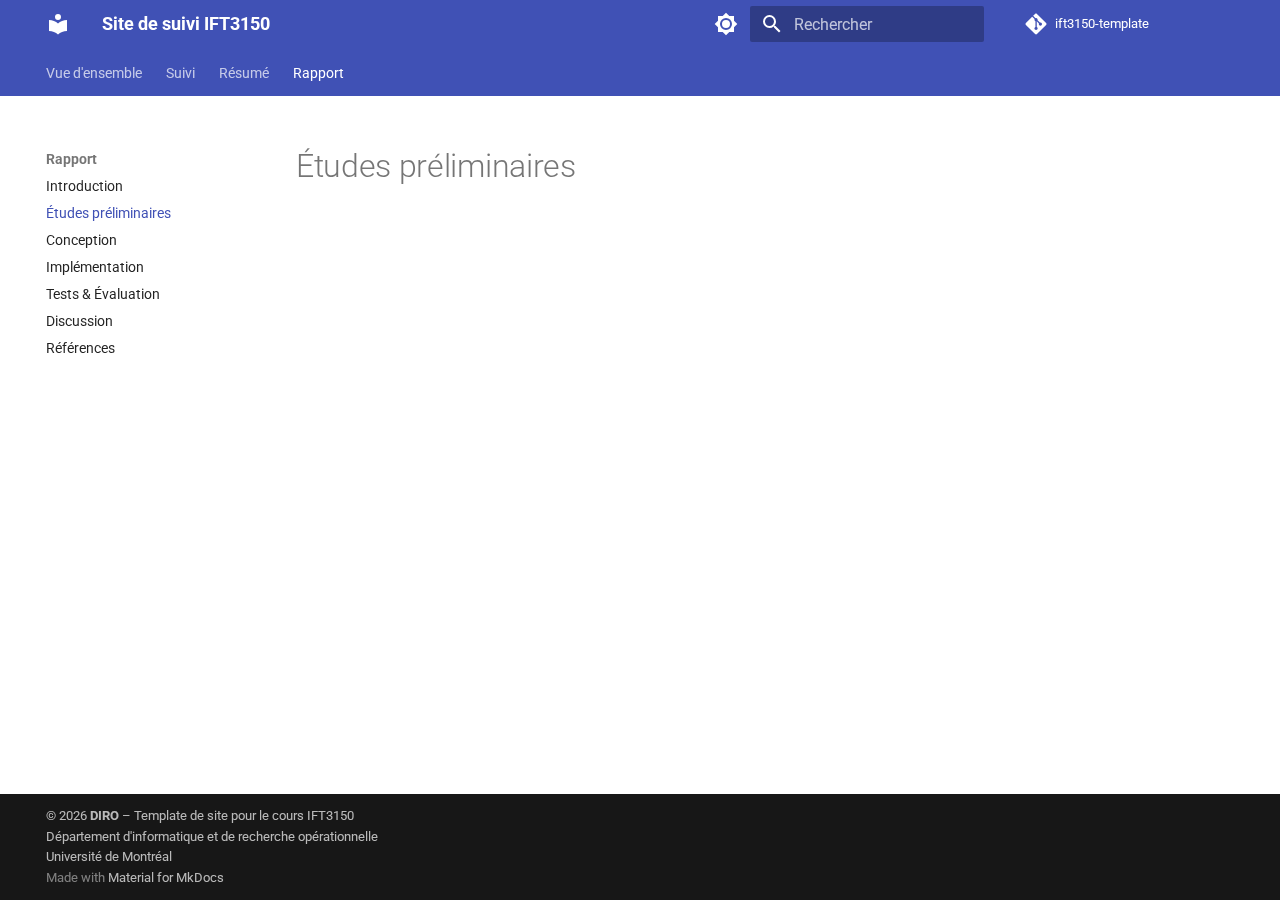
<file: rapport/analyse/index.html>
<!doctype html>
<html lang="fr" class="no-js">
  <head>
    
      <meta charset="utf-8">
      <meta name="viewport" content="width=device-width,initial-scale=1">
      
        <meta name="description" content="Template de site web pour le cours IFT3150">
      
      
        <meta name="author" content="Louis-Edouard Lafontant">
      
      
        <link rel="canonical" href="https://ift3150-template.github.io/rapport/analyse/">
      
      
        <link rel="prev" href="../">
      
      
        <link rel="next" href="../conception/">
      
      
        
      
      
      <link rel="icon" href="../../assets/images/favicon.png">
      <meta name="generator" content="mkdocs-1.6.1, mkdocs-material-9.7.1">
    
    
      
        <title>Études préliminaires - Site de suivi IFT3150</title>
      
    
    
      <link rel="stylesheet" href="../../assets/stylesheets/main.484c7ddc.min.css">
      
        
        <link rel="stylesheet" href="../../assets/stylesheets/palette.ab4e12ef.min.css">
      
      


    
    
      
    
    
      
        
        
        <link rel="preconnect" href="https://fonts.gstatic.com" crossorigin>
        <link rel="stylesheet" href="https://fonts.googleapis.com/css?family=Roboto:300,300i,400,400i,700,700i%7CRoboto+Mono:400,400i,700,700i&display=fallback">
        <style>:root{--md-text-font:"Roboto";--md-code-font:"Roboto Mono"}</style>
      
    
    
    <script>__md_scope=new URL("../..",location),__md_hash=e=>[...e].reduce(((e,_)=>(e<<5)-e+_.charCodeAt(0)),0),__md_get=(e,_=localStorage,t=__md_scope)=>JSON.parse(_.getItem(t.pathname+"."+e)),__md_set=(e,_,t=localStorage,a=__md_scope)=>{try{t.setItem(a.pathname+"."+e,JSON.stringify(_))}catch(e){}}</script>
    
      

    
    
  </head>
  
  
    
    
      
    
    
    
    
    <body dir="ltr" data-md-color-scheme="default" data-md-color-primary="indigo" data-md-color-accent="indigo">
  
    
    <input class="md-toggle" data-md-toggle="drawer" type="checkbox" id="__drawer" autocomplete="off">
    <input class="md-toggle" data-md-toggle="search" type="checkbox" id="__search" autocomplete="off">
    <label class="md-overlay" for="__drawer"></label>
    <div data-md-component="skip">
      
        
        <a href="#etudes-preliminaires" class="md-skip">
          Aller au contenu
        </a>
      
    </div>
    <div data-md-component="announce">
      
    </div>
    
    
      

<header class="md-header" data-md-component="header">
  <nav class="md-header__inner md-grid" aria-label="En-tête">
    <a href="../.." title="Site de suivi IFT3150" class="md-header__button md-logo" aria-label="Site de suivi IFT3150" data-md-component="logo">
      
  
  <svg xmlns="http://www.w3.org/2000/svg" viewBox="0 0 24 24"><path d="M12 8a3 3 0 0 0 3-3 3 3 0 0 0-3-3 3 3 0 0 0-3 3 3 3 0 0 0 3 3m0 3.54C9.64 9.35 6.5 8 3 8v11c3.5 0 6.64 1.35 9 3.54 2.36-2.19 5.5-3.54 9-3.54V8c-3.5 0-6.64 1.35-9 3.54"/></svg>

    </a>
    <label class="md-header__button md-icon" for="__drawer">
      
      <svg xmlns="http://www.w3.org/2000/svg" viewBox="0 0 24 24"><path d="M3 6h18v2H3zm0 5h18v2H3zm0 5h18v2H3z"/></svg>
    </label>
    <div class="md-header__title" data-md-component="header-title">
      <div class="md-header__ellipsis">
        <div class="md-header__topic">
          <span class="md-ellipsis">
            Site de suivi IFT3150
          </span>
        </div>
        <div class="md-header__topic" data-md-component="header-topic">
          <span class="md-ellipsis">
            
              Études préliminaires
            
          </span>
        </div>
      </div>
    </div>
    
      
        <form class="md-header__option" data-md-component="palette">
  
    
    
    
    <input class="md-option" data-md-color-media="" data-md-color-scheme="default" data-md-color-primary="indigo" data-md-color-accent="indigo"  aria-label="Switch to dark mode"  type="radio" name="__palette" id="__palette_0">
    
      <label class="md-header__button md-icon" title="Switch to dark mode" for="__palette_1" hidden>
        <svg xmlns="http://www.w3.org/2000/svg" viewBox="0 0 24 24"><path d="M12 8a4 4 0 0 0-4 4 4 4 0 0 0 4 4 4 4 0 0 0 4-4 4 4 0 0 0-4-4m0 10a6 6 0 0 1-6-6 6 6 0 0 1 6-6 6 6 0 0 1 6 6 6 6 0 0 1-6 6m8-9.31V4h-4.69L12 .69 8.69 4H4v4.69L.69 12 4 15.31V20h4.69L12 23.31 15.31 20H20v-4.69L23.31 12z"/></svg>
      </label>
    
  
    
    
    
    <input class="md-option" data-md-color-media="" data-md-color-scheme="slate" data-md-color-primary="indigo" data-md-color-accent="indigo"  aria-label="Switch to light mode"  type="radio" name="__palette" id="__palette_1">
    
      <label class="md-header__button md-icon" title="Switch to light mode" for="__palette_0" hidden>
        <svg xmlns="http://www.w3.org/2000/svg" viewBox="0 0 24 24"><path d="M12 18c-.89 0-1.74-.2-2.5-.55C11.56 16.5 13 14.42 13 12s-1.44-4.5-3.5-5.45C10.26 6.2 11.11 6 12 6a6 6 0 0 1 6 6 6 6 0 0 1-6 6m8-9.31V4h-4.69L12 .69 8.69 4H4v4.69L.69 12 4 15.31V20h4.69L12 23.31 15.31 20H20v-4.69L23.31 12z"/></svg>
      </label>
    
  
</form>
      
    
    
      <script>var palette=__md_get("__palette");if(palette&&palette.color){if("(prefers-color-scheme)"===palette.color.media){var media=matchMedia("(prefers-color-scheme: light)"),input=document.querySelector(media.matches?"[data-md-color-media='(prefers-color-scheme: light)']":"[data-md-color-media='(prefers-color-scheme: dark)']");palette.color.media=input.getAttribute("data-md-color-media"),palette.color.scheme=input.getAttribute("data-md-color-scheme"),palette.color.primary=input.getAttribute("data-md-color-primary"),palette.color.accent=input.getAttribute("data-md-color-accent")}for(var[key,value]of Object.entries(palette.color))document.body.setAttribute("data-md-color-"+key,value)}</script>
    
    
    
      
      
        <label class="md-header__button md-icon" for="__search">
          
          <svg xmlns="http://www.w3.org/2000/svg" viewBox="0 0 24 24"><path d="M9.5 3A6.5 6.5 0 0 1 16 9.5c0 1.61-.59 3.09-1.56 4.23l.27.27h.79l5 5-1.5 1.5-5-5v-.79l-.27-.27A6.52 6.52 0 0 1 9.5 16 6.5 6.5 0 0 1 3 9.5 6.5 6.5 0 0 1 9.5 3m0 2C7 5 5 7 5 9.5S7 14 9.5 14 14 12 14 9.5 12 5 9.5 5"/></svg>
        </label>
        <div class="md-search" data-md-component="search" role="dialog">
  <label class="md-search__overlay" for="__search"></label>
  <div class="md-search__inner" role="search">
    <form class="md-search__form" name="search">
      <input type="text" class="md-search__input" name="query" aria-label="Rechercher" placeholder="Rechercher" autocapitalize="off" autocorrect="off" autocomplete="off" spellcheck="false" data-md-component="search-query" required>
      <label class="md-search__icon md-icon" for="__search">
        
        <svg xmlns="http://www.w3.org/2000/svg" viewBox="0 0 24 24"><path d="M9.5 3A6.5 6.5 0 0 1 16 9.5c0 1.61-.59 3.09-1.56 4.23l.27.27h.79l5 5-1.5 1.5-5-5v-.79l-.27-.27A6.52 6.52 0 0 1 9.5 16 6.5 6.5 0 0 1 3 9.5 6.5 6.5 0 0 1 9.5 3m0 2C7 5 5 7 5 9.5S7 14 9.5 14 14 12 14 9.5 12 5 9.5 5"/></svg>
        
        <svg xmlns="http://www.w3.org/2000/svg" viewBox="0 0 24 24"><path d="M20 11v2H8l5.5 5.5-1.42 1.42L4.16 12l7.92-7.92L13.5 5.5 8 11z"/></svg>
      </label>
      <nav class="md-search__options" aria-label="Recherche">
        
          <a href="javascript:void(0)" class="md-search__icon md-icon" title="Partager" aria-label="Partager" data-clipboard data-clipboard-text="" data-md-component="search-share" tabindex="-1">
            
            <svg xmlns="http://www.w3.org/2000/svg" viewBox="0 0 24 24"><path d="M18 16.08c-.76 0-1.44.3-1.96.77L8.91 12.7c.05-.23.09-.46.09-.7s-.04-.47-.09-.7l7.05-4.11c.54.5 1.25.81 2.04.81a3 3 0 0 0 3-3 3 3 0 0 0-3-3 3 3 0 0 0-3 3c0 .24.04.47.09.7L8.04 9.81C7.5 9.31 6.79 9 6 9a3 3 0 0 0-3 3 3 3 0 0 0 3 3c.79 0 1.5-.31 2.04-.81l7.12 4.15c-.05.21-.08.43-.08.66 0 1.61 1.31 2.91 2.92 2.91s2.92-1.3 2.92-2.91A2.92 2.92 0 0 0 18 16.08"/></svg>
          </a>
        
        <button type="reset" class="md-search__icon md-icon" title="Effacer" aria-label="Effacer" tabindex="-1">
          
          <svg xmlns="http://www.w3.org/2000/svg" viewBox="0 0 24 24"><path d="M19 6.41 17.59 5 12 10.59 6.41 5 5 6.41 10.59 12 5 17.59 6.41 19 12 13.41 17.59 19 19 17.59 13.41 12z"/></svg>
        </button>
      </nav>
      
        <div class="md-search__suggest" data-md-component="search-suggest"></div>
      
    </form>
    <div class="md-search__output">
      <div class="md-search__scrollwrap" tabindex="0" data-md-scrollfix>
        <div class="md-search-result" data-md-component="search-result">
          <div class="md-search-result__meta">
            Initialisation de la recherche
          </div>
          <ol class="md-search-result__list" role="presentation"></ol>
        </div>
      </div>
    </div>
  </div>
</div>
      
    
    
      <div class="md-header__source">
        <a href="https://github.com/ift3150-template/ift3150-template.github.io" title="Aller au dépôt" class="md-source" data-md-component="source">
  <div class="md-source__icon md-icon">
    
    <svg xmlns="http://www.w3.org/2000/svg" viewBox="0 0 448 512"><!--! Font Awesome Free 7.1.0 by @fontawesome - https://fontawesome.com License - https://fontawesome.com/license/free (Icons: CC BY 4.0, Fonts: SIL OFL 1.1, Code: MIT License) Copyright 2025 Fonticons, Inc.--><path d="M439.6 236.1 244 40.5c-5.4-5.5-12.8-8.5-20.4-8.5s-15 3-20.4 8.4L162.5 81l51.5 51.5c27.1-9.1 52.7 16.8 43.4 43.7l49.7 49.7c34.2-11.8 61.2 31 35.5 56.7-26.5 26.5-70.2-2.9-56-37.3L240.3 199v121.9c25.3 12.5 22.3 41.8 9.1 55-6.4 6.4-15.2 10.1-24.3 10.1s-17.8-3.6-24.3-10.1c-17.6-17.6-11.1-46.9 11.2-56v-123c-20.8-8.5-24.6-30.7-18.6-45L142.6 101 8.5 235.1C3 240.6 0 247.9 0 255.5s3 15 8.5 20.4l195.6 195.7c5.4 5.4 12.7 8.4 20.4 8.4s15-3 20.4-8.4l194.7-194.7c5.4-5.4 8.4-12.8 8.4-20.4s-3-15-8.4-20.4"/></svg>
  </div>
  <div class="md-source__repository">
    ift3150-template
  </div>
</a>
      </div>
    
  </nav>
  
</header>
    
    <div class="md-container" data-md-component="container">
      
      
        
          
            
<nav class="md-tabs" aria-label="Onglets" data-md-component="tabs">
  <div class="md-grid">
    <ul class="md-tabs__list">
      
        
  
  
  
  
    <li class="md-tabs__item">
      <a href="../.." class="md-tabs__link">
        
  
  
    
  
  Vue d'ensemble

      </a>
    </li>
  

      
        
  
  
  
  
    <li class="md-tabs__item">
      <a href="../../suivi/" class="md-tabs__link">
        
  
  
    
  
  Suivi

      </a>
    </li>
  

      
        
  
  
  
  
    <li class="md-tabs__item">
      <a href="../../resume/" class="md-tabs__link">
        
  
  
    
  
  Résumé

      </a>
    </li>
  

      
        
  
  
  
    
  
  
    
    
      <li class="md-tabs__item md-tabs__item--active">
        <a href="../" class="md-tabs__link">
          
  
  
  Rapport

        </a>
      </li>
    
  

      
    </ul>
  </div>
</nav>
          
        
      
      <main class="md-main" data-md-component="main">
        <div class="md-main__inner md-grid">
          
            
              
              <div class="md-sidebar md-sidebar--primary" data-md-component="sidebar" data-md-type="navigation" >
                <div class="md-sidebar__scrollwrap">
                  <div class="md-sidebar__inner">
                    


  


<nav class="md-nav md-nav--primary md-nav--lifted" aria-label="Navigation" data-md-level="0">
  <label class="md-nav__title" for="__drawer">
    <a href="../.." title="Site de suivi IFT3150" class="md-nav__button md-logo" aria-label="Site de suivi IFT3150" data-md-component="logo">
      
  
  <svg xmlns="http://www.w3.org/2000/svg" viewBox="0 0 24 24"><path d="M12 8a3 3 0 0 0 3-3 3 3 0 0 0-3-3 3 3 0 0 0-3 3 3 3 0 0 0 3 3m0 3.54C9.64 9.35 6.5 8 3 8v11c3.5 0 6.64 1.35 9 3.54 2.36-2.19 5.5-3.54 9-3.54V8c-3.5 0-6.64 1.35-9 3.54"/></svg>

    </a>
    Site de suivi IFT3150
  </label>
  
    <div class="md-nav__source">
      <a href="https://github.com/ift3150-template/ift3150-template.github.io" title="Aller au dépôt" class="md-source" data-md-component="source">
  <div class="md-source__icon md-icon">
    
    <svg xmlns="http://www.w3.org/2000/svg" viewBox="0 0 448 512"><!--! Font Awesome Free 7.1.0 by @fontawesome - https://fontawesome.com License - https://fontawesome.com/license/free (Icons: CC BY 4.0, Fonts: SIL OFL 1.1, Code: MIT License) Copyright 2025 Fonticons, Inc.--><path d="M439.6 236.1 244 40.5c-5.4-5.5-12.8-8.5-20.4-8.5s-15 3-20.4 8.4L162.5 81l51.5 51.5c27.1-9.1 52.7 16.8 43.4 43.7l49.7 49.7c34.2-11.8 61.2 31 35.5 56.7-26.5 26.5-70.2-2.9-56-37.3L240.3 199v121.9c25.3 12.5 22.3 41.8 9.1 55-6.4 6.4-15.2 10.1-24.3 10.1s-17.8-3.6-24.3-10.1c-17.6-17.6-11.1-46.9 11.2-56v-123c-20.8-8.5-24.6-30.7-18.6-45L142.6 101 8.5 235.1C3 240.6 0 247.9 0 255.5s3 15 8.5 20.4l195.6 195.7c5.4 5.4 12.7 8.4 20.4 8.4s15-3 20.4-8.4l194.7-194.7c5.4-5.4 8.4-12.8 8.4-20.4s-3-15-8.4-20.4"/></svg>
  </div>
  <div class="md-source__repository">
    ift3150-template
  </div>
</a>
    </div>
  
  <ul class="md-nav__list" data-md-scrollfix>
    
      
      
  
  
  
  
    <li class="md-nav__item">
      <a href="../.." class="md-nav__link">
        
  
  
  <span class="md-ellipsis">
    
  
    Vue d'ensemble
  

    
  </span>
  
  

      </a>
    </li>
  

    
      
      
  
  
  
  
    <li class="md-nav__item">
      <a href="../../suivi/" class="md-nav__link">
        
  
  
  <span class="md-ellipsis">
    
  
    Suivi
  

    
  </span>
  
  

      </a>
    </li>
  

    
      
      
  
  
  
  
    <li class="md-nav__item">
      <a href="../../resume/" class="md-nav__link">
        
  
  
  <span class="md-ellipsis">
    
  
    Résumé
  

    
  </span>
  
  

      </a>
    </li>
  

    
      
      
  
  
    
  
  
  
    
    
    
    
      
        
        
      
      
        
      
    
    
    <li class="md-nav__item md-nav__item--active md-nav__item--section md-nav__item--nested">
      
        
        
        <input class="md-nav__toggle md-toggle " type="checkbox" id="__nav_4" checked>
        
          
          <label class="md-nav__link" for="__nav_4" id="__nav_4_label" tabindex="">
            
  
  
  <span class="md-ellipsis">
    
  
    Rapport
  

    
  </span>
  
  

            <span class="md-nav__icon md-icon"></span>
          </label>
        
        <nav class="md-nav" data-md-level="1" aria-labelledby="__nav_4_label" aria-expanded="true">
          <label class="md-nav__title" for="__nav_4">
            <span class="md-nav__icon md-icon"></span>
            
  
    Rapport
  

          </label>
          <ul class="md-nav__list" data-md-scrollfix>
            
              
                
  
  
  
  
    <li class="md-nav__item">
      <a href="../" class="md-nav__link">
        
  
  
  <span class="md-ellipsis">
    
  
    Introduction
  

    
  </span>
  
  

      </a>
    </li>
  

              
            
              
                
  
  
    
  
  
  
    <li class="md-nav__item md-nav__item--active">
      
      <input class="md-nav__toggle md-toggle" type="checkbox" id="__toc">
      
      
        
      
      
      <a href="./" class="md-nav__link md-nav__link--active">
        
  
  
  <span class="md-ellipsis">
    
  
    Études préliminaires
  

    
  </span>
  
  

      </a>
      
    </li>
  

              
            
              
                
  
  
  
  
    <li class="md-nav__item">
      <a href="../conception/" class="md-nav__link">
        
  
  
  <span class="md-ellipsis">
    
  
    Conception
  

    
  </span>
  
  

      </a>
    </li>
  

              
            
              
                
  
  
  
  
    <li class="md-nav__item">
      <a href="../implementation/" class="md-nav__link">
        
  
  
  <span class="md-ellipsis">
    
  
    Implémentation
  

    
  </span>
  
  

      </a>
    </li>
  

              
            
              
                
  
  
  
  
    <li class="md-nav__item">
      <a href="../evaluation/" class="md-nav__link">
        
  
  
  <span class="md-ellipsis">
    
  
    Tests & Évaluation
  

    
  </span>
  
  

      </a>
    </li>
  

              
            
              
                
  
  
  
  
    <li class="md-nav__item">
      <a href="../resultat/" class="md-nav__link">
        
  
  
  <span class="md-ellipsis">
    
  
    Discussion
  

    
  </span>
  
  

      </a>
    </li>
  

              
            
              
                
  
  
  
  
    <li class="md-nav__item">
      <a href="../references/" class="md-nav__link">
        
  
  
  <span class="md-ellipsis">
    
  
    Références
  

    
  </span>
  
  

      </a>
    </li>
  

              
            
          </ul>
        </nav>
      
    </li>
  

    
  </ul>
</nav>
                  </div>
                </div>
              </div>
            
            
              
              <div class="md-sidebar md-sidebar--secondary" data-md-component="sidebar" data-md-type="toc" >
                <div class="md-sidebar__scrollwrap">
                  <div class="md-sidebar__inner">
                    

<nav class="md-nav md-nav--secondary" aria-label="Table des matières">
  
  
  
    
  
  
</nav>
                  </div>
                </div>
              </div>
            
          
          
            <div class="md-content" data-md-component="content">
              
              <article class="md-content__inner md-typeset">
                
                  


  
  


<h1 id="etudes-preliminaires">Études préliminaires<a class="headerlink" href="#etudes-preliminaires" title="Permanent link">&para;</a></h1>












                
              </article>
            </div>
          
          
  <script>var tabs=__md_get("__tabs");if(Array.isArray(tabs))e:for(var set of document.querySelectorAll(".tabbed-set")){var labels=set.querySelector(".tabbed-labels");for(var tab of tabs)for(var label of labels.getElementsByTagName("label"))if(label.innerText.trim()===tab){var input=document.getElementById(label.htmlFor);input.checked=!0;continue e}}</script>

<script>var target=document.getElementById(location.hash.slice(1));target&&target.name&&(target.checked=target.name.startsWith("__tabbed_"))</script>
        </div>
        
          <button type="button" class="md-top md-icon" data-md-component="top" hidden>
  
  <svg xmlns="http://www.w3.org/2000/svg" viewBox="0 0 24 24"><path d="M13 20h-2V8l-5.5 5.5-1.42-1.42L12 4.16l7.92 7.92-1.42 1.42L13 8z"/></svg>
  Retour en haut de la page
</button>
        
      </main>
      
        <footer class="md-footer">
  
  <div class="md-footer-meta md-typeset">
    <div class="md-footer-meta__inner md-grid">
      <div class="md-copyright">
  
    <div class="md-copyright__highlight">
      &copy; 2026 <b>DIRO</b> &ndash; Template de site pour le cours IFT3150 <br>Département d'informatique et de recherche opérationnelle <br>Université de Montréal
    </div>
  
  
    Made with
    <a href="https://squidfunk.github.io/mkdocs-material/" target="_blank" rel="noopener">
      Material for MkDocs
    </a>
  
</div>
      
    </div>
  </div>
</footer>
      
    </div>
    <div class="md-dialog" data-md-component="dialog">
      <div class="md-dialog__inner md-typeset"></div>
    </div>
    
    
    
      
      
      <script id="__config" type="application/json">{"annotate": null, "base": "../..", "features": ["navigation.instant", "navigation.tabs", "navigation.sections", "navigation.expand", "navigation.top", "search.highlight", "search.suggest", "search.share", "content.tabs.link", "content.code.copy", "content.code.annotate"], "search": "../../assets/javascripts/workers/search.2c215733.min.js", "tags": null, "translations": {"clipboard.copied": "Copi\u00e9 dans le presse-papier", "clipboard.copy": "Copier dans le presse-papier", "search.result.more.one": "1 de plus sur cette page", "search.result.more.other": "# de plus sur cette page", "search.result.none": "Aucun document trouv\u00e9", "search.result.one": "1 document trouv\u00e9", "search.result.other": "# documents trouv\u00e9s", "search.result.placeholder": "Taper pour d\u00e9marrer la recherche", "search.result.term.missing": "Non trouv\u00e9", "select.version": "S\u00e9lectionner la version"}, "version": null}</script>
    
    
      <script src="../../assets/javascripts/bundle.79ae519e.min.js"></script>
      
    
  </body>
</html>
</file>
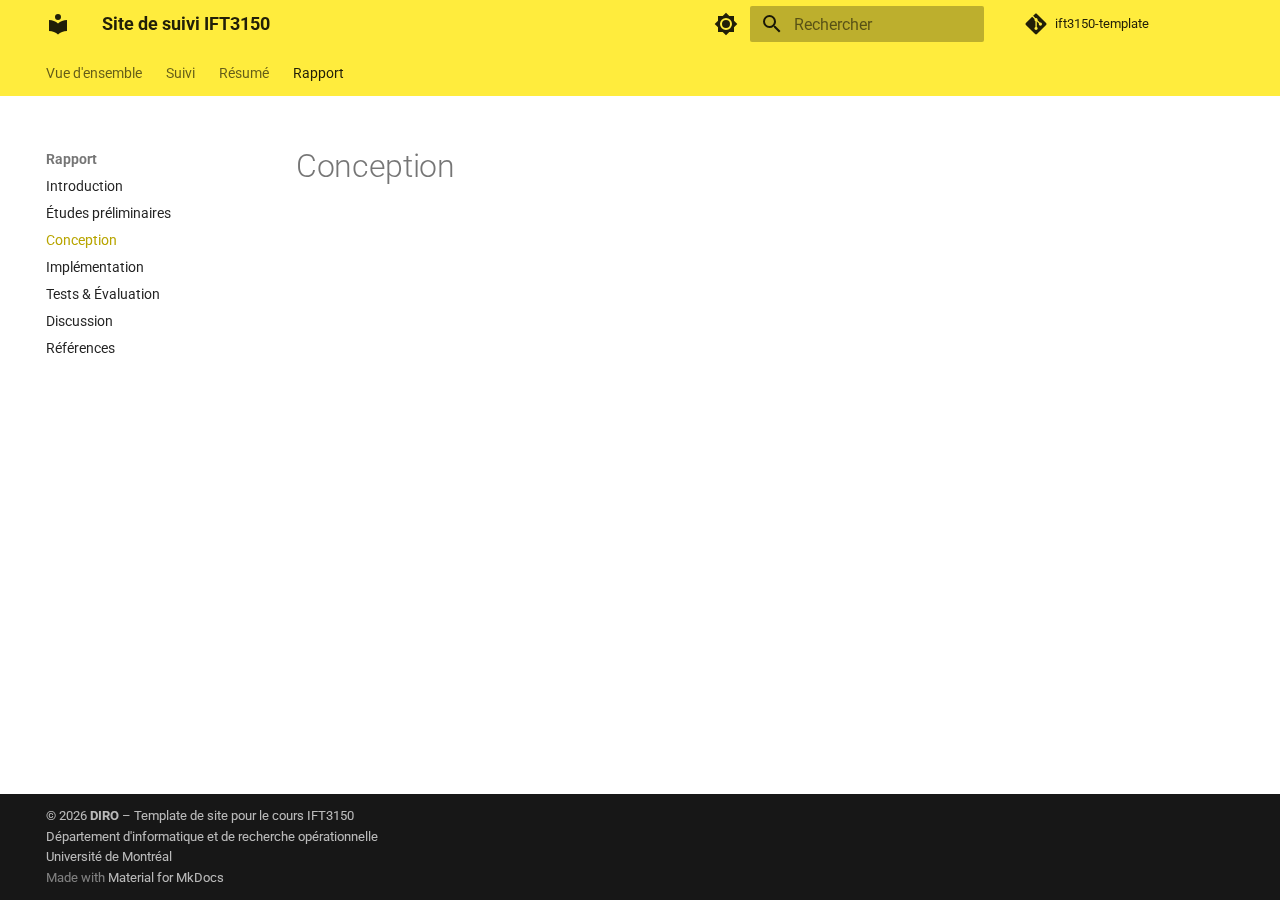
<file: rapport/conception/index.html>
<!doctype html>
<html lang="fr" class="no-js">
  <head>
    
      <meta charset="utf-8">
      <meta name="viewport" content="width=device-width,initial-scale=1">
      
        <meta name="description" content="Template de site web pour le cours IFT3150">
      
      
        <meta name="author" content="Louis-Edouard Lafontant">
      
      
        <link rel="canonical" href="https://ift3150-template.github.io/rapport/conception/">
      
      
        <link rel="prev" href="../analyse/">
      
      
        <link rel="next" href="../implementation/">
      
      
        
      
      
      <link rel="icon" href="../../assets/images/favicon.png">
      <meta name="generator" content="mkdocs-1.6.1, mkdocs-material-9.7.1">
    
    
      
        <title>Conception - Site de suivi IFT3150</title>
      
    
    
      <link rel="stylesheet" href="../../assets/stylesheets/main.484c7ddc.min.css">
      
        
        <link rel="stylesheet" href="../../assets/stylesheets/palette.ab4e12ef.min.css">
      
      


    
    
      
    
    
      
        
        
        <link rel="preconnect" href="https://fonts.gstatic.com" crossorigin>
        <link rel="stylesheet" href="https://fonts.googleapis.com/css?family=Roboto:300,300i,400,400i,700,700i%7CRoboto+Mono:400,400i,700,700i&display=fallback">
        <style>:root{--md-text-font:"Roboto";--md-code-font:"Roboto Mono"}</style>
      
    
    
    <script>__md_scope=new URL("../..",location),__md_hash=e=>[...e].reduce(((e,_)=>(e<<5)-e+_.charCodeAt(0)),0),__md_get=(e,_=localStorage,t=__md_scope)=>JSON.parse(_.getItem(t.pathname+"."+e)),__md_set=(e,_,t=localStorage,a=__md_scope)=>{try{t.setItem(a.pathname+"."+e,JSON.stringify(_))}catch(e){}}</script>
    
      

    
    
  </head>
  
  
    
    
      
    
    
    
    
    <body dir="ltr" data-md-color-scheme="default" data-md-color-primary="yellow" data-md-color-accent="yellow">
  
    
    <input class="md-toggle" data-md-toggle="drawer" type="checkbox" id="__drawer" autocomplete="off">
    <input class="md-toggle" data-md-toggle="search" type="checkbox" id="__search" autocomplete="off">
    <label class="md-overlay" for="__drawer"></label>
    <div data-md-component="skip">
      
        
        <a href="#conception" class="md-skip">
          Aller au contenu
        </a>
      
    </div>
    <div data-md-component="announce">
      
    </div>
    
    
      

<header class="md-header" data-md-component="header">
  <nav class="md-header__inner md-grid" aria-label="En-tête">
    <a href="../.." title="Site de suivi IFT3150" class="md-header__button md-logo" aria-label="Site de suivi IFT3150" data-md-component="logo">
      
  
  <svg xmlns="http://www.w3.org/2000/svg" viewBox="0 0 24 24"><path d="M12 8a3 3 0 0 0 3-3 3 3 0 0 0-3-3 3 3 0 0 0-3 3 3 3 0 0 0 3 3m0 3.54C9.64 9.35 6.5 8 3 8v11c3.5 0 6.64 1.35 9 3.54 2.36-2.19 5.5-3.54 9-3.54V8c-3.5 0-6.64 1.35-9 3.54"/></svg>

    </a>
    <label class="md-header__button md-icon" for="__drawer">
      
      <svg xmlns="http://www.w3.org/2000/svg" viewBox="0 0 24 24"><path d="M3 6h18v2H3zm0 5h18v2H3zm0 5h18v2H3z"/></svg>
    </label>
    <div class="md-header__title" data-md-component="header-title">
      <div class="md-header__ellipsis">
        <div class="md-header__topic">
          <span class="md-ellipsis">
            Site de suivi IFT3150
          </span>
        </div>
        <div class="md-header__topic" data-md-component="header-topic">
          <span class="md-ellipsis">
            
              Conception
            
          </span>
        </div>
      </div>
    </div>
    
      
        <form class="md-header__option" data-md-component="palette">
  
    
    
    
    <input class="md-option" data-md-color-media="" data-md-color-scheme="default" data-md-color-primary="yellow" data-md-color-accent="yellow"  aria-label="Switch to dark mode"  type="radio" name="__palette" id="__palette_0">
    
      <label class="md-header__button md-icon" title="Switch to dark mode" for="__palette_1" hidden>
        <svg xmlns="http://www.w3.org/2000/svg" viewBox="0 0 24 24"><path d="M12 8a4 4 0 0 0-4 4 4 4 0 0 0 4 4 4 4 0 0 0 4-4 4 4 0 0 0-4-4m0 10a6 6 0 0 1-6-6 6 6 0 0 1 6-6 6 6 0 0 1 6 6 6 6 0 0 1-6 6m8-9.31V4h-4.69L12 .69 8.69 4H4v4.69L.69 12 4 15.31V20h4.69L12 23.31 15.31 20H20v-4.69L23.31 12z"/></svg>
      </label>
    
  
    
    
    
    <input class="md-option" data-md-color-media="" data-md-color-scheme="slate" data-md-color-primary="yellow" data-md-color-accent="yellow"  aria-label="Switch to light mode"  type="radio" name="__palette" id="__palette_1">
    
      <label class="md-header__button md-icon" title="Switch to light mode" for="__palette_0" hidden>
        <svg xmlns="http://www.w3.org/2000/svg" viewBox="0 0 24 24"><path d="M12 18c-.89 0-1.74-.2-2.5-.55C11.56 16.5 13 14.42 13 12s-1.44-4.5-3.5-5.45C10.26 6.2 11.11 6 12 6a6 6 0 0 1 6 6 6 6 0 0 1-6 6m8-9.31V4h-4.69L12 .69 8.69 4H4v4.69L.69 12 4 15.31V20h4.69L12 23.31 15.31 20H20v-4.69L23.31 12z"/></svg>
      </label>
    
  
</form>
      
    
    
      <script>var palette=__md_get("__palette");if(palette&&palette.color){if("(prefers-color-scheme)"===palette.color.media){var media=matchMedia("(prefers-color-scheme: light)"),input=document.querySelector(media.matches?"[data-md-color-media='(prefers-color-scheme: light)']":"[data-md-color-media='(prefers-color-scheme: dark)']");palette.color.media=input.getAttribute("data-md-color-media"),palette.color.scheme=input.getAttribute("data-md-color-scheme"),palette.color.primary=input.getAttribute("data-md-color-primary"),palette.color.accent=input.getAttribute("data-md-color-accent")}for(var[key,value]of Object.entries(palette.color))document.body.setAttribute("data-md-color-"+key,value)}</script>
    
    
    
      
      
        <label class="md-header__button md-icon" for="__search">
          
          <svg xmlns="http://www.w3.org/2000/svg" viewBox="0 0 24 24"><path d="M9.5 3A6.5 6.5 0 0 1 16 9.5c0 1.61-.59 3.09-1.56 4.23l.27.27h.79l5 5-1.5 1.5-5-5v-.79l-.27-.27A6.52 6.52 0 0 1 9.5 16 6.5 6.5 0 0 1 3 9.5 6.5 6.5 0 0 1 9.5 3m0 2C7 5 5 7 5 9.5S7 14 9.5 14 14 12 14 9.5 12 5 9.5 5"/></svg>
        </label>
        <div class="md-search" data-md-component="search" role="dialog">
  <label class="md-search__overlay" for="__search"></label>
  <div class="md-search__inner" role="search">
    <form class="md-search__form" name="search">
      <input type="text" class="md-search__input" name="query" aria-label="Rechercher" placeholder="Rechercher" autocapitalize="off" autocorrect="off" autocomplete="off" spellcheck="false" data-md-component="search-query" required>
      <label class="md-search__icon md-icon" for="__search">
        
        <svg xmlns="http://www.w3.org/2000/svg" viewBox="0 0 24 24"><path d="M9.5 3A6.5 6.5 0 0 1 16 9.5c0 1.61-.59 3.09-1.56 4.23l.27.27h.79l5 5-1.5 1.5-5-5v-.79l-.27-.27A6.52 6.52 0 0 1 9.5 16 6.5 6.5 0 0 1 3 9.5 6.5 6.5 0 0 1 9.5 3m0 2C7 5 5 7 5 9.5S7 14 9.5 14 14 12 14 9.5 12 5 9.5 5"/></svg>
        
        <svg xmlns="http://www.w3.org/2000/svg" viewBox="0 0 24 24"><path d="M20 11v2H8l5.5 5.5-1.42 1.42L4.16 12l7.92-7.92L13.5 5.5 8 11z"/></svg>
      </label>
      <nav class="md-search__options" aria-label="Recherche">
        
          <a href="javascript:void(0)" class="md-search__icon md-icon" title="Partager" aria-label="Partager" data-clipboard data-clipboard-text="" data-md-component="search-share" tabindex="-1">
            
            <svg xmlns="http://www.w3.org/2000/svg" viewBox="0 0 24 24"><path d="M18 16.08c-.76 0-1.44.3-1.96.77L8.91 12.7c.05-.23.09-.46.09-.7s-.04-.47-.09-.7l7.05-4.11c.54.5 1.25.81 2.04.81a3 3 0 0 0 3-3 3 3 0 0 0-3-3 3 3 0 0 0-3 3c0 .24.04.47.09.7L8.04 9.81C7.5 9.31 6.79 9 6 9a3 3 0 0 0-3 3 3 3 0 0 0 3 3c.79 0 1.5-.31 2.04-.81l7.12 4.15c-.05.21-.08.43-.08.66 0 1.61 1.31 2.91 2.92 2.91s2.92-1.3 2.92-2.91A2.92 2.92 0 0 0 18 16.08"/></svg>
          </a>
        
        <button type="reset" class="md-search__icon md-icon" title="Effacer" aria-label="Effacer" tabindex="-1">
          
          <svg xmlns="http://www.w3.org/2000/svg" viewBox="0 0 24 24"><path d="M19 6.41 17.59 5 12 10.59 6.41 5 5 6.41 10.59 12 5 17.59 6.41 19 12 13.41 17.59 19 19 17.59 13.41 12z"/></svg>
        </button>
      </nav>
      
        <div class="md-search__suggest" data-md-component="search-suggest"></div>
      
    </form>
    <div class="md-search__output">
      <div class="md-search__scrollwrap" tabindex="0" data-md-scrollfix>
        <div class="md-search-result" data-md-component="search-result">
          <div class="md-search-result__meta">
            Initialisation de la recherche
          </div>
          <ol class="md-search-result__list" role="presentation"></ol>
        </div>
      </div>
    </div>
  </div>
</div>
      
    
    
      <div class="md-header__source">
        <a href="https://github.com/ift3150-template/ift3150-template.github.io" title="Aller au dépôt" class="md-source" data-md-component="source">
  <div class="md-source__icon md-icon">
    
    <svg xmlns="http://www.w3.org/2000/svg" viewBox="0 0 448 512"><!--! Font Awesome Free 7.1.0 by @fontawesome - https://fontawesome.com License - https://fontawesome.com/license/free (Icons: CC BY 4.0, Fonts: SIL OFL 1.1, Code: MIT License) Copyright 2025 Fonticons, Inc.--><path d="M439.6 236.1 244 40.5c-5.4-5.5-12.8-8.5-20.4-8.5s-15 3-20.4 8.4L162.5 81l51.5 51.5c27.1-9.1 52.7 16.8 43.4 43.7l49.7 49.7c34.2-11.8 61.2 31 35.5 56.7-26.5 26.5-70.2-2.9-56-37.3L240.3 199v121.9c25.3 12.5 22.3 41.8 9.1 55-6.4 6.4-15.2 10.1-24.3 10.1s-17.8-3.6-24.3-10.1c-17.6-17.6-11.1-46.9 11.2-56v-123c-20.8-8.5-24.6-30.7-18.6-45L142.6 101 8.5 235.1C3 240.6 0 247.9 0 255.5s3 15 8.5 20.4l195.6 195.7c5.4 5.4 12.7 8.4 20.4 8.4s15-3 20.4-8.4l194.7-194.7c5.4-5.4 8.4-12.8 8.4-20.4s-3-15-8.4-20.4"/></svg>
  </div>
  <div class="md-source__repository">
    ift3150-template
  </div>
</a>
      </div>
    
  </nav>
  
</header>
    
    <div class="md-container" data-md-component="container">
      
      
        
          
            
<nav class="md-tabs" aria-label="Onglets" data-md-component="tabs">
  <div class="md-grid">
    <ul class="md-tabs__list">
      
        
  
  
  
  
    <li class="md-tabs__item">
      <a href="../.." class="md-tabs__link">
        
  
  
    
  
  Vue d'ensemble

      </a>
    </li>
  

      
        
  
  
  
  
    <li class="md-tabs__item">
      <a href="../../suivi/" class="md-tabs__link">
        
  
  
    
  
  Suivi

      </a>
    </li>
  

      
        
  
  
  
  
    <li class="md-tabs__item">
      <a href="../../resume/" class="md-tabs__link">
        
  
  
    
  
  Résumé

      </a>
    </li>
  

      
        
  
  
  
    
  
  
    
    
      <li class="md-tabs__item md-tabs__item--active">
        <a href="../" class="md-tabs__link">
          
  
  
  Rapport

        </a>
      </li>
    
  

      
    </ul>
  </div>
</nav>
          
        
      
      <main class="md-main" data-md-component="main">
        <div class="md-main__inner md-grid">
          
            
              
              <div class="md-sidebar md-sidebar--primary" data-md-component="sidebar" data-md-type="navigation" >
                <div class="md-sidebar__scrollwrap">
                  <div class="md-sidebar__inner">
                    


  


<nav class="md-nav md-nav--primary md-nav--lifted" aria-label="Navigation" data-md-level="0">
  <label class="md-nav__title" for="__drawer">
    <a href="../.." title="Site de suivi IFT3150" class="md-nav__button md-logo" aria-label="Site de suivi IFT3150" data-md-component="logo">
      
  
  <svg xmlns="http://www.w3.org/2000/svg" viewBox="0 0 24 24"><path d="M12 8a3 3 0 0 0 3-3 3 3 0 0 0-3-3 3 3 0 0 0-3 3 3 3 0 0 0 3 3m0 3.54C9.64 9.35 6.5 8 3 8v11c3.5 0 6.64 1.35 9 3.54 2.36-2.19 5.5-3.54 9-3.54V8c-3.5 0-6.64 1.35-9 3.54"/></svg>

    </a>
    Site de suivi IFT3150
  </label>
  
    <div class="md-nav__source">
      <a href="https://github.com/ift3150-template/ift3150-template.github.io" title="Aller au dépôt" class="md-source" data-md-component="source">
  <div class="md-source__icon md-icon">
    
    <svg xmlns="http://www.w3.org/2000/svg" viewBox="0 0 448 512"><!--! Font Awesome Free 7.1.0 by @fontawesome - https://fontawesome.com License - https://fontawesome.com/license/free (Icons: CC BY 4.0, Fonts: SIL OFL 1.1, Code: MIT License) Copyright 2025 Fonticons, Inc.--><path d="M439.6 236.1 244 40.5c-5.4-5.5-12.8-8.5-20.4-8.5s-15 3-20.4 8.4L162.5 81l51.5 51.5c27.1-9.1 52.7 16.8 43.4 43.7l49.7 49.7c34.2-11.8 61.2 31 35.5 56.7-26.5 26.5-70.2-2.9-56-37.3L240.3 199v121.9c25.3 12.5 22.3 41.8 9.1 55-6.4 6.4-15.2 10.1-24.3 10.1s-17.8-3.6-24.3-10.1c-17.6-17.6-11.1-46.9 11.2-56v-123c-20.8-8.5-24.6-30.7-18.6-45L142.6 101 8.5 235.1C3 240.6 0 247.9 0 255.5s3 15 8.5 20.4l195.6 195.7c5.4 5.4 12.7 8.4 20.4 8.4s15-3 20.4-8.4l194.7-194.7c5.4-5.4 8.4-12.8 8.4-20.4s-3-15-8.4-20.4"/></svg>
  </div>
  <div class="md-source__repository">
    ift3150-template
  </div>
</a>
    </div>
  
  <ul class="md-nav__list" data-md-scrollfix>
    
      
      
  
  
  
  
    <li class="md-nav__item">
      <a href="../.." class="md-nav__link">
        
  
  
  <span class="md-ellipsis">
    
  
    Vue d'ensemble
  

    
  </span>
  
  

      </a>
    </li>
  

    
      
      
  
  
  
  
    <li class="md-nav__item">
      <a href="../../suivi/" class="md-nav__link">
        
  
  
  <span class="md-ellipsis">
    
  
    Suivi
  

    
  </span>
  
  

      </a>
    </li>
  

    
      
      
  
  
  
  
    <li class="md-nav__item">
      <a href="../../resume/" class="md-nav__link">
        
  
  
  <span class="md-ellipsis">
    
  
    Résumé
  

    
  </span>
  
  

      </a>
    </li>
  

    
      
      
  
  
    
  
  
  
    
    
    
    
      
        
        
      
      
        
      
    
    
    <li class="md-nav__item md-nav__item--active md-nav__item--section md-nav__item--nested">
      
        
        
        <input class="md-nav__toggle md-toggle " type="checkbox" id="__nav_4" checked>
        
          
          <label class="md-nav__link" for="__nav_4" id="__nav_4_label" tabindex="">
            
  
  
  <span class="md-ellipsis">
    
  
    Rapport
  

    
  </span>
  
  

            <span class="md-nav__icon md-icon"></span>
          </label>
        
        <nav class="md-nav" data-md-level="1" aria-labelledby="__nav_4_label" aria-expanded="true">
          <label class="md-nav__title" for="__nav_4">
            <span class="md-nav__icon md-icon"></span>
            
  
    Rapport
  

          </label>
          <ul class="md-nav__list" data-md-scrollfix>
            
              
                
  
  
  
  
    <li class="md-nav__item">
      <a href="../" class="md-nav__link">
        
  
  
  <span class="md-ellipsis">
    
  
    Introduction
  

    
  </span>
  
  

      </a>
    </li>
  

              
            
              
                
  
  
  
  
    <li class="md-nav__item">
      <a href="../analyse/" class="md-nav__link">
        
  
  
  <span class="md-ellipsis">
    
  
    Études préliminaires
  

    
  </span>
  
  

      </a>
    </li>
  

              
            
              
                
  
  
    
  
  
  
    <li class="md-nav__item md-nav__item--active">
      
      <input class="md-nav__toggle md-toggle" type="checkbox" id="__toc">
      
      
        
      
      
      <a href="./" class="md-nav__link md-nav__link--active">
        
  
  
  <span class="md-ellipsis">
    
  
    Conception
  

    
  </span>
  
  

      </a>
      
    </li>
  

              
            
              
                
  
  
  
  
    <li class="md-nav__item">
      <a href="../implementation/" class="md-nav__link">
        
  
  
  <span class="md-ellipsis">
    
  
    Implémentation
  

    
  </span>
  
  

      </a>
    </li>
  

              
            
              
                
  
  
  
  
    <li class="md-nav__item">
      <a href="../evaluation/" class="md-nav__link">
        
  
  
  <span class="md-ellipsis">
    
  
    Tests & Évaluation
  

    
  </span>
  
  

      </a>
    </li>
  

              
            
              
                
  
  
  
  
    <li class="md-nav__item">
      <a href="../resultat/" class="md-nav__link">
        
  
  
  <span class="md-ellipsis">
    
  
    Discussion
  

    
  </span>
  
  

      </a>
    </li>
  

              
            
              
                
  
  
  
  
    <li class="md-nav__item">
      <a href="../references/" class="md-nav__link">
        
  
  
  <span class="md-ellipsis">
    
  
    Références
  

    
  </span>
  
  

      </a>
    </li>
  

              
            
          </ul>
        </nav>
      
    </li>
  

    
  </ul>
</nav>
                  </div>
                </div>
              </div>
            
            
              
              <div class="md-sidebar md-sidebar--secondary" data-md-component="sidebar" data-md-type="toc" >
                <div class="md-sidebar__scrollwrap">
                  <div class="md-sidebar__inner">
                    

<nav class="md-nav md-nav--secondary" aria-label="Table des matières">
  
  
  
    
  
  
</nav>
                  </div>
                </div>
              </div>
            
          
          
            <div class="md-content" data-md-component="content">
              
              <article class="md-content__inner md-typeset">
                
                  


  
  


<h1 id="conception">Conception<a class="headerlink" href="#conception" title="Permanent link">&para;</a></h1>












                
              </article>
            </div>
          
          
  <script>var tabs=__md_get("__tabs");if(Array.isArray(tabs))e:for(var set of document.querySelectorAll(".tabbed-set")){var labels=set.querySelector(".tabbed-labels");for(var tab of tabs)for(var label of labels.getElementsByTagName("label"))if(label.innerText.trim()===tab){var input=document.getElementById(label.htmlFor);input.checked=!0;continue e}}</script>

<script>var target=document.getElementById(location.hash.slice(1));target&&target.name&&(target.checked=target.name.startsWith("__tabbed_"))</script>
        </div>
        
          <button type="button" class="md-top md-icon" data-md-component="top" hidden>
  
  <svg xmlns="http://www.w3.org/2000/svg" viewBox="0 0 24 24"><path d="M13 20h-2V8l-5.5 5.5-1.42-1.42L12 4.16l7.92 7.92-1.42 1.42L13 8z"/></svg>
  Retour en haut de la page
</button>
        
      </main>
      
        <footer class="md-footer">
  
  <div class="md-footer-meta md-typeset">
    <div class="md-footer-meta__inner md-grid">
      <div class="md-copyright">
  
    <div class="md-copyright__highlight">
      &copy; 2026 <b>DIRO</b> &ndash; Template de site pour le cours IFT3150 <br>Département d'informatique et de recherche opérationnelle <br>Université de Montréal
    </div>
  
  
    Made with
    <a href="https://squidfunk.github.io/mkdocs-material/" target="_blank" rel="noopener">
      Material for MkDocs
    </a>
  
</div>
      
    </div>
  </div>
</footer>
      
    </div>
    <div class="md-dialog" data-md-component="dialog">
      <div class="md-dialog__inner md-typeset"></div>
    </div>
    
    
    
      
      
      <script id="__config" type="application/json">{"annotate": null, "base": "../..", "features": ["navigation.instant", "navigation.tabs", "navigation.sections", "navigation.expand", "navigation.top", "search.highlight", "search.suggest", "search.share", "content.tabs.link", "content.code.copy", "content.code.annotate"], "search": "../../assets/javascripts/workers/search.2c215733.min.js", "tags": null, "translations": {"clipboard.copied": "Copi\u00e9 dans le presse-papier", "clipboard.copy": "Copier dans le presse-papier", "search.result.more.one": "1 de plus sur cette page", "search.result.more.other": "# de plus sur cette page", "search.result.none": "Aucun document trouv\u00e9", "search.result.one": "1 document trouv\u00e9", "search.result.other": "# documents trouv\u00e9s", "search.result.placeholder": "Taper pour d\u00e9marrer la recherche", "search.result.term.missing": "Non trouv\u00e9", "select.version": "S\u00e9lectionner la version"}, "version": null}</script>
    
    
      <script src="../../assets/javascripts/bundle.79ae519e.min.js"></script>
      
    
  </body>
</html>
</file>
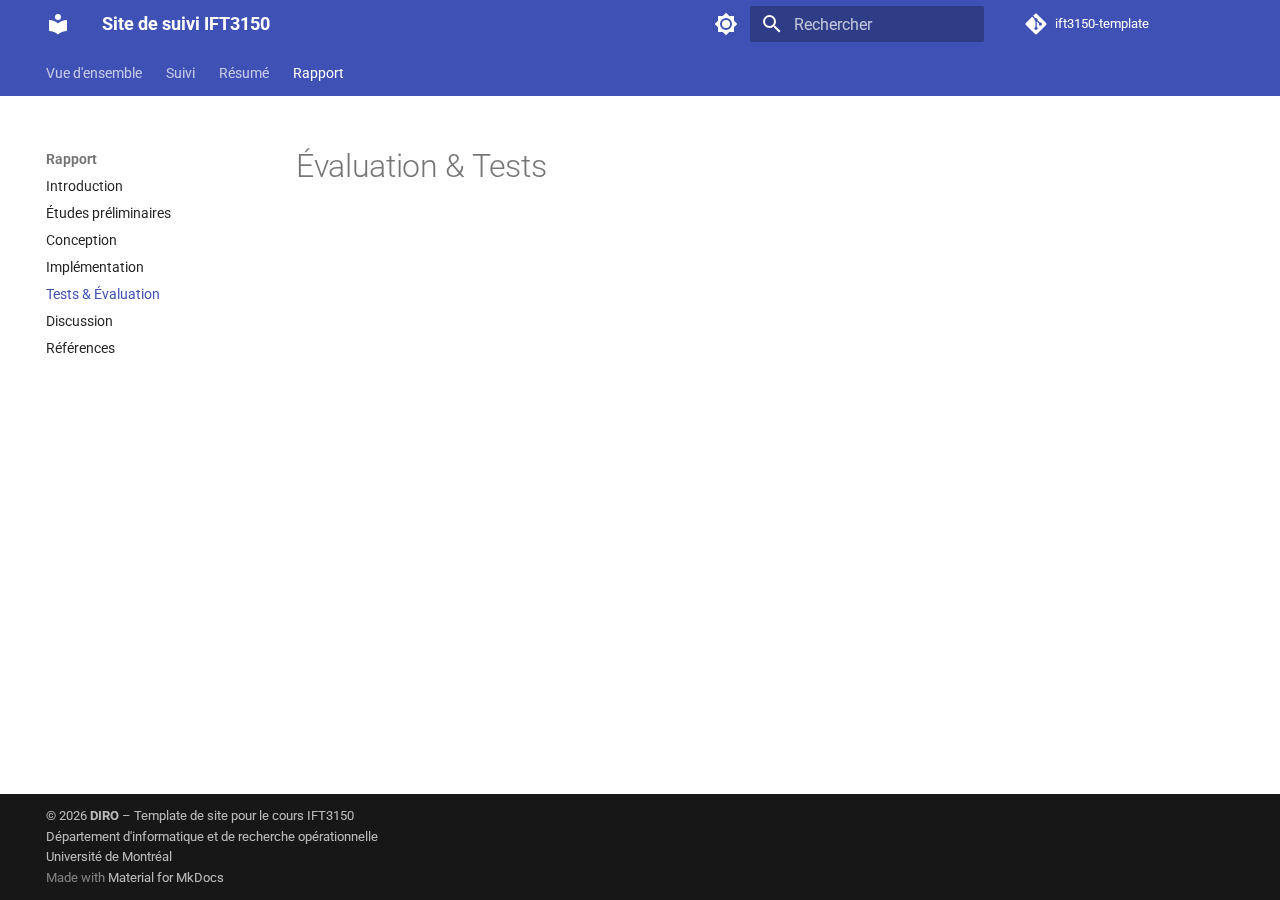
<file: rapport/evaluation/index.html>
<!doctype html>
<html lang="fr" class="no-js">
  <head>
    
      <meta charset="utf-8">
      <meta name="viewport" content="width=device-width,initial-scale=1">
      
        <meta name="description" content="Template de site web pour le cours IFT3150">
      
      
        <meta name="author" content="Louis-Edouard Lafontant">
      
      
        <link rel="canonical" href="https://ift3150-template.github.io/rapport/evaluation/">
      
      
        <link rel="prev" href="../implementation/">
      
      
        <link rel="next" href="../resultat/">
      
      
        
      
      
      <link rel="icon" href="../../assets/images/favicon.png">
      <meta name="generator" content="mkdocs-1.6.1, mkdocs-material-9.7.1">
    
    
      
        <title>Tests & Évaluation - Site de suivi IFT3150</title>
      
    
    
      <link rel="stylesheet" href="../../assets/stylesheets/main.484c7ddc.min.css">
      
        
        <link rel="stylesheet" href="../../assets/stylesheets/palette.ab4e12ef.min.css">
      
      


    
    
      
    
    
      
        
        
        <link rel="preconnect" href="https://fonts.gstatic.com" crossorigin>
        <link rel="stylesheet" href="https://fonts.googleapis.com/css?family=Roboto:300,300i,400,400i,700,700i%7CRoboto+Mono:400,400i,700,700i&display=fallback">
        <style>:root{--md-text-font:"Roboto";--md-code-font:"Roboto Mono"}</style>
      
    
    
    <script>__md_scope=new URL("../..",location),__md_hash=e=>[...e].reduce(((e,_)=>(e<<5)-e+_.charCodeAt(0)),0),__md_get=(e,_=localStorage,t=__md_scope)=>JSON.parse(_.getItem(t.pathname+"."+e)),__md_set=(e,_,t=localStorage,a=__md_scope)=>{try{t.setItem(a.pathname+"."+e,JSON.stringify(_))}catch(e){}}</script>
    
      

    
    
  </head>
  
  
    
    
      
    
    
    
    
    <body dir="ltr" data-md-color-scheme="default" data-md-color-primary="indigo" data-md-color-accent="indigo">
  
    
    <input class="md-toggle" data-md-toggle="drawer" type="checkbox" id="__drawer" autocomplete="off">
    <input class="md-toggle" data-md-toggle="search" type="checkbox" id="__search" autocomplete="off">
    <label class="md-overlay" for="__drawer"></label>
    <div data-md-component="skip">
      
        
        <a href="#evaluation-tests" class="md-skip">
          Aller au contenu
        </a>
      
    </div>
    <div data-md-component="announce">
      
    </div>
    
    
      

<header class="md-header" data-md-component="header">
  <nav class="md-header__inner md-grid" aria-label="En-tête">
    <a href="../.." title="Site de suivi IFT3150" class="md-header__button md-logo" aria-label="Site de suivi IFT3150" data-md-component="logo">
      
  
  <svg xmlns="http://www.w3.org/2000/svg" viewBox="0 0 24 24"><path d="M12 8a3 3 0 0 0 3-3 3 3 0 0 0-3-3 3 3 0 0 0-3 3 3 3 0 0 0 3 3m0 3.54C9.64 9.35 6.5 8 3 8v11c3.5 0 6.64 1.35 9 3.54 2.36-2.19 5.5-3.54 9-3.54V8c-3.5 0-6.64 1.35-9 3.54"/></svg>

    </a>
    <label class="md-header__button md-icon" for="__drawer">
      
      <svg xmlns="http://www.w3.org/2000/svg" viewBox="0 0 24 24"><path d="M3 6h18v2H3zm0 5h18v2H3zm0 5h18v2H3z"/></svg>
    </label>
    <div class="md-header__title" data-md-component="header-title">
      <div class="md-header__ellipsis">
        <div class="md-header__topic">
          <span class="md-ellipsis">
            Site de suivi IFT3150
          </span>
        </div>
        <div class="md-header__topic" data-md-component="header-topic">
          <span class="md-ellipsis">
            
              Tests & Évaluation
            
          </span>
        </div>
      </div>
    </div>
    
      
        <form class="md-header__option" data-md-component="palette">
  
    
    
    
    <input class="md-option" data-md-color-media="" data-md-color-scheme="default" data-md-color-primary="indigo" data-md-color-accent="indigo"  aria-label="Switch to dark mode"  type="radio" name="__palette" id="__palette_0">
    
      <label class="md-header__button md-icon" title="Switch to dark mode" for="__palette_1" hidden>
        <svg xmlns="http://www.w3.org/2000/svg" viewBox="0 0 24 24"><path d="M12 8a4 4 0 0 0-4 4 4 4 0 0 0 4 4 4 4 0 0 0 4-4 4 4 0 0 0-4-4m0 10a6 6 0 0 1-6-6 6 6 0 0 1 6-6 6 6 0 0 1 6 6 6 6 0 0 1-6 6m8-9.31V4h-4.69L12 .69 8.69 4H4v4.69L.69 12 4 15.31V20h4.69L12 23.31 15.31 20H20v-4.69L23.31 12z"/></svg>
      </label>
    
  
    
    
    
    <input class="md-option" data-md-color-media="" data-md-color-scheme="slate" data-md-color-primary="indigo" data-md-color-accent="indigo"  aria-label="Switch to light mode"  type="radio" name="__palette" id="__palette_1">
    
      <label class="md-header__button md-icon" title="Switch to light mode" for="__palette_0" hidden>
        <svg xmlns="http://www.w3.org/2000/svg" viewBox="0 0 24 24"><path d="M12 18c-.89 0-1.74-.2-2.5-.55C11.56 16.5 13 14.42 13 12s-1.44-4.5-3.5-5.45C10.26 6.2 11.11 6 12 6a6 6 0 0 1 6 6 6 6 0 0 1-6 6m8-9.31V4h-4.69L12 .69 8.69 4H4v4.69L.69 12 4 15.31V20h4.69L12 23.31 15.31 20H20v-4.69L23.31 12z"/></svg>
      </label>
    
  
</form>
      
    
    
      <script>var palette=__md_get("__palette");if(palette&&palette.color){if("(prefers-color-scheme)"===palette.color.media){var media=matchMedia("(prefers-color-scheme: light)"),input=document.querySelector(media.matches?"[data-md-color-media='(prefers-color-scheme: light)']":"[data-md-color-media='(prefers-color-scheme: dark)']");palette.color.media=input.getAttribute("data-md-color-media"),palette.color.scheme=input.getAttribute("data-md-color-scheme"),palette.color.primary=input.getAttribute("data-md-color-primary"),palette.color.accent=input.getAttribute("data-md-color-accent")}for(var[key,value]of Object.entries(palette.color))document.body.setAttribute("data-md-color-"+key,value)}</script>
    
    
    
      
      
        <label class="md-header__button md-icon" for="__search">
          
          <svg xmlns="http://www.w3.org/2000/svg" viewBox="0 0 24 24"><path d="M9.5 3A6.5 6.5 0 0 1 16 9.5c0 1.61-.59 3.09-1.56 4.23l.27.27h.79l5 5-1.5 1.5-5-5v-.79l-.27-.27A6.52 6.52 0 0 1 9.5 16 6.5 6.5 0 0 1 3 9.5 6.5 6.5 0 0 1 9.5 3m0 2C7 5 5 7 5 9.5S7 14 9.5 14 14 12 14 9.5 12 5 9.5 5"/></svg>
        </label>
        <div class="md-search" data-md-component="search" role="dialog">
  <label class="md-search__overlay" for="__search"></label>
  <div class="md-search__inner" role="search">
    <form class="md-search__form" name="search">
      <input type="text" class="md-search__input" name="query" aria-label="Rechercher" placeholder="Rechercher" autocapitalize="off" autocorrect="off" autocomplete="off" spellcheck="false" data-md-component="search-query" required>
      <label class="md-search__icon md-icon" for="__search">
        
        <svg xmlns="http://www.w3.org/2000/svg" viewBox="0 0 24 24"><path d="M9.5 3A6.5 6.5 0 0 1 16 9.5c0 1.61-.59 3.09-1.56 4.23l.27.27h.79l5 5-1.5 1.5-5-5v-.79l-.27-.27A6.52 6.52 0 0 1 9.5 16 6.5 6.5 0 0 1 3 9.5 6.5 6.5 0 0 1 9.5 3m0 2C7 5 5 7 5 9.5S7 14 9.5 14 14 12 14 9.5 12 5 9.5 5"/></svg>
        
        <svg xmlns="http://www.w3.org/2000/svg" viewBox="0 0 24 24"><path d="M20 11v2H8l5.5 5.5-1.42 1.42L4.16 12l7.92-7.92L13.5 5.5 8 11z"/></svg>
      </label>
      <nav class="md-search__options" aria-label="Recherche">
        
          <a href="javascript:void(0)" class="md-search__icon md-icon" title="Partager" aria-label="Partager" data-clipboard data-clipboard-text="" data-md-component="search-share" tabindex="-1">
            
            <svg xmlns="http://www.w3.org/2000/svg" viewBox="0 0 24 24"><path d="M18 16.08c-.76 0-1.44.3-1.96.77L8.91 12.7c.05-.23.09-.46.09-.7s-.04-.47-.09-.7l7.05-4.11c.54.5 1.25.81 2.04.81a3 3 0 0 0 3-3 3 3 0 0 0-3-3 3 3 0 0 0-3 3c0 .24.04.47.09.7L8.04 9.81C7.5 9.31 6.79 9 6 9a3 3 0 0 0-3 3 3 3 0 0 0 3 3c.79 0 1.5-.31 2.04-.81l7.12 4.15c-.05.21-.08.43-.08.66 0 1.61 1.31 2.91 2.92 2.91s2.92-1.3 2.92-2.91A2.92 2.92 0 0 0 18 16.08"/></svg>
          </a>
        
        <button type="reset" class="md-search__icon md-icon" title="Effacer" aria-label="Effacer" tabindex="-1">
          
          <svg xmlns="http://www.w3.org/2000/svg" viewBox="0 0 24 24"><path d="M19 6.41 17.59 5 12 10.59 6.41 5 5 6.41 10.59 12 5 17.59 6.41 19 12 13.41 17.59 19 19 17.59 13.41 12z"/></svg>
        </button>
      </nav>
      
        <div class="md-search__suggest" data-md-component="search-suggest"></div>
      
    </form>
    <div class="md-search__output">
      <div class="md-search__scrollwrap" tabindex="0" data-md-scrollfix>
        <div class="md-search-result" data-md-component="search-result">
          <div class="md-search-result__meta">
            Initialisation de la recherche
          </div>
          <ol class="md-search-result__list" role="presentation"></ol>
        </div>
      </div>
    </div>
  </div>
</div>
      
    
    
      <div class="md-header__source">
        <a href="https://github.com/ift3150-template/ift3150-template.github.io" title="Aller au dépôt" class="md-source" data-md-component="source">
  <div class="md-source__icon md-icon">
    
    <svg xmlns="http://www.w3.org/2000/svg" viewBox="0 0 448 512"><!--! Font Awesome Free 7.1.0 by @fontawesome - https://fontawesome.com License - https://fontawesome.com/license/free (Icons: CC BY 4.0, Fonts: SIL OFL 1.1, Code: MIT License) Copyright 2025 Fonticons, Inc.--><path d="M439.6 236.1 244 40.5c-5.4-5.5-12.8-8.5-20.4-8.5s-15 3-20.4 8.4L162.5 81l51.5 51.5c27.1-9.1 52.7 16.8 43.4 43.7l49.7 49.7c34.2-11.8 61.2 31 35.5 56.7-26.5 26.5-70.2-2.9-56-37.3L240.3 199v121.9c25.3 12.5 22.3 41.8 9.1 55-6.4 6.4-15.2 10.1-24.3 10.1s-17.8-3.6-24.3-10.1c-17.6-17.6-11.1-46.9 11.2-56v-123c-20.8-8.5-24.6-30.7-18.6-45L142.6 101 8.5 235.1C3 240.6 0 247.9 0 255.5s3 15 8.5 20.4l195.6 195.7c5.4 5.4 12.7 8.4 20.4 8.4s15-3 20.4-8.4l194.7-194.7c5.4-5.4 8.4-12.8 8.4-20.4s-3-15-8.4-20.4"/></svg>
  </div>
  <div class="md-source__repository">
    ift3150-template
  </div>
</a>
      </div>
    
  </nav>
  
</header>
    
    <div class="md-container" data-md-component="container">
      
      
        
          
            
<nav class="md-tabs" aria-label="Onglets" data-md-component="tabs">
  <div class="md-grid">
    <ul class="md-tabs__list">
      
        
  
  
  
  
    <li class="md-tabs__item">
      <a href="../.." class="md-tabs__link">
        
  
  
    
  
  Vue d'ensemble

      </a>
    </li>
  

      
        
  
  
  
  
    <li class="md-tabs__item">
      <a href="../../suivi/" class="md-tabs__link">
        
  
  
    
  
  Suivi

      </a>
    </li>
  

      
        
  
  
  
  
    <li class="md-tabs__item">
      <a href="../../resume/" class="md-tabs__link">
        
  
  
    
  
  Résumé

      </a>
    </li>
  

      
        
  
  
  
    
  
  
    
    
      <li class="md-tabs__item md-tabs__item--active">
        <a href="../" class="md-tabs__link">
          
  
  
  Rapport

        </a>
      </li>
    
  

      
    </ul>
  </div>
</nav>
          
        
      
      <main class="md-main" data-md-component="main">
        <div class="md-main__inner md-grid">
          
            
              
              <div class="md-sidebar md-sidebar--primary" data-md-component="sidebar" data-md-type="navigation" >
                <div class="md-sidebar__scrollwrap">
                  <div class="md-sidebar__inner">
                    


  


<nav class="md-nav md-nav--primary md-nav--lifted" aria-label="Navigation" data-md-level="0">
  <label class="md-nav__title" for="__drawer">
    <a href="../.." title="Site de suivi IFT3150" class="md-nav__button md-logo" aria-label="Site de suivi IFT3150" data-md-component="logo">
      
  
  <svg xmlns="http://www.w3.org/2000/svg" viewBox="0 0 24 24"><path d="M12 8a3 3 0 0 0 3-3 3 3 0 0 0-3-3 3 3 0 0 0-3 3 3 3 0 0 0 3 3m0 3.54C9.64 9.35 6.5 8 3 8v11c3.5 0 6.64 1.35 9 3.54 2.36-2.19 5.5-3.54 9-3.54V8c-3.5 0-6.64 1.35-9 3.54"/></svg>

    </a>
    Site de suivi IFT3150
  </label>
  
    <div class="md-nav__source">
      <a href="https://github.com/ift3150-template/ift3150-template.github.io" title="Aller au dépôt" class="md-source" data-md-component="source">
  <div class="md-source__icon md-icon">
    
    <svg xmlns="http://www.w3.org/2000/svg" viewBox="0 0 448 512"><!--! Font Awesome Free 7.1.0 by @fontawesome - https://fontawesome.com License - https://fontawesome.com/license/free (Icons: CC BY 4.0, Fonts: SIL OFL 1.1, Code: MIT License) Copyright 2025 Fonticons, Inc.--><path d="M439.6 236.1 244 40.5c-5.4-5.5-12.8-8.5-20.4-8.5s-15 3-20.4 8.4L162.5 81l51.5 51.5c27.1-9.1 52.7 16.8 43.4 43.7l49.7 49.7c34.2-11.8 61.2 31 35.5 56.7-26.5 26.5-70.2-2.9-56-37.3L240.3 199v121.9c25.3 12.5 22.3 41.8 9.1 55-6.4 6.4-15.2 10.1-24.3 10.1s-17.8-3.6-24.3-10.1c-17.6-17.6-11.1-46.9 11.2-56v-123c-20.8-8.5-24.6-30.7-18.6-45L142.6 101 8.5 235.1C3 240.6 0 247.9 0 255.5s3 15 8.5 20.4l195.6 195.7c5.4 5.4 12.7 8.4 20.4 8.4s15-3 20.4-8.4l194.7-194.7c5.4-5.4 8.4-12.8 8.4-20.4s-3-15-8.4-20.4"/></svg>
  </div>
  <div class="md-source__repository">
    ift3150-template
  </div>
</a>
    </div>
  
  <ul class="md-nav__list" data-md-scrollfix>
    
      
      
  
  
  
  
    <li class="md-nav__item">
      <a href="../.." class="md-nav__link">
        
  
  
  <span class="md-ellipsis">
    
  
    Vue d'ensemble
  

    
  </span>
  
  

      </a>
    </li>
  

    
      
      
  
  
  
  
    <li class="md-nav__item">
      <a href="../../suivi/" class="md-nav__link">
        
  
  
  <span class="md-ellipsis">
    
  
    Suivi
  

    
  </span>
  
  

      </a>
    </li>
  

    
      
      
  
  
  
  
    <li class="md-nav__item">
      <a href="../../resume/" class="md-nav__link">
        
  
  
  <span class="md-ellipsis">
    
  
    Résumé
  

    
  </span>
  
  

      </a>
    </li>
  

    
      
      
  
  
    
  
  
  
    
    
    
    
      
        
        
      
      
        
      
    
    
    <li class="md-nav__item md-nav__item--active md-nav__item--section md-nav__item--nested">
      
        
        
        <input class="md-nav__toggle md-toggle " type="checkbox" id="__nav_4" checked>
        
          
          <label class="md-nav__link" for="__nav_4" id="__nav_4_label" tabindex="">
            
  
  
  <span class="md-ellipsis">
    
  
    Rapport
  

    
  </span>
  
  

            <span class="md-nav__icon md-icon"></span>
          </label>
        
        <nav class="md-nav" data-md-level="1" aria-labelledby="__nav_4_label" aria-expanded="true">
          <label class="md-nav__title" for="__nav_4">
            <span class="md-nav__icon md-icon"></span>
            
  
    Rapport
  

          </label>
          <ul class="md-nav__list" data-md-scrollfix>
            
              
                
  
  
  
  
    <li class="md-nav__item">
      <a href="../" class="md-nav__link">
        
  
  
  <span class="md-ellipsis">
    
  
    Introduction
  

    
  </span>
  
  

      </a>
    </li>
  

              
            
              
                
  
  
  
  
    <li class="md-nav__item">
      <a href="../analyse/" class="md-nav__link">
        
  
  
  <span class="md-ellipsis">
    
  
    Études préliminaires
  

    
  </span>
  
  

      </a>
    </li>
  

              
            
              
                
  
  
  
  
    <li class="md-nav__item">
      <a href="../conception/" class="md-nav__link">
        
  
  
  <span class="md-ellipsis">
    
  
    Conception
  

    
  </span>
  
  

      </a>
    </li>
  

              
            
              
                
  
  
  
  
    <li class="md-nav__item">
      <a href="../implementation/" class="md-nav__link">
        
  
  
  <span class="md-ellipsis">
    
  
    Implémentation
  

    
  </span>
  
  

      </a>
    </li>
  

              
            
              
                
  
  
    
  
  
  
    <li class="md-nav__item md-nav__item--active">
      
      <input class="md-nav__toggle md-toggle" type="checkbox" id="__toc">
      
      
        
      
      
      <a href="./" class="md-nav__link md-nav__link--active">
        
  
  
  <span class="md-ellipsis">
    
  
    Tests & Évaluation
  

    
  </span>
  
  

      </a>
      
    </li>
  

              
            
              
                
  
  
  
  
    <li class="md-nav__item">
      <a href="../resultat/" class="md-nav__link">
        
  
  
  <span class="md-ellipsis">
    
  
    Discussion
  

    
  </span>
  
  

      </a>
    </li>
  

              
            
              
                
  
  
  
  
    <li class="md-nav__item">
      <a href="../references/" class="md-nav__link">
        
  
  
  <span class="md-ellipsis">
    
  
    Références
  

    
  </span>
  
  

      </a>
    </li>
  

              
            
          </ul>
        </nav>
      
    </li>
  

    
  </ul>
</nav>
                  </div>
                </div>
              </div>
            
            
              
              <div class="md-sidebar md-sidebar--secondary" data-md-component="sidebar" data-md-type="toc" >
                <div class="md-sidebar__scrollwrap">
                  <div class="md-sidebar__inner">
                    

<nav class="md-nav md-nav--secondary" aria-label="Table des matières">
  
  
  
    
  
  
</nav>
                  </div>
                </div>
              </div>
            
          
          
            <div class="md-content" data-md-component="content">
              
              <article class="md-content__inner md-typeset">
                
                  


  
  


<h1 id="evaluation-tests">Évaluation &amp; Tests<a class="headerlink" href="#evaluation-tests" title="Permanent link">&para;</a></h1>












                
              </article>
            </div>
          
          
  <script>var tabs=__md_get("__tabs");if(Array.isArray(tabs))e:for(var set of document.querySelectorAll(".tabbed-set")){var labels=set.querySelector(".tabbed-labels");for(var tab of tabs)for(var label of labels.getElementsByTagName("label"))if(label.innerText.trim()===tab){var input=document.getElementById(label.htmlFor);input.checked=!0;continue e}}</script>

<script>var target=document.getElementById(location.hash.slice(1));target&&target.name&&(target.checked=target.name.startsWith("__tabbed_"))</script>
        </div>
        
          <button type="button" class="md-top md-icon" data-md-component="top" hidden>
  
  <svg xmlns="http://www.w3.org/2000/svg" viewBox="0 0 24 24"><path d="M13 20h-2V8l-5.5 5.5-1.42-1.42L12 4.16l7.92 7.92-1.42 1.42L13 8z"/></svg>
  Retour en haut de la page
</button>
        
      </main>
      
        <footer class="md-footer">
  
  <div class="md-footer-meta md-typeset">
    <div class="md-footer-meta__inner md-grid">
      <div class="md-copyright">
  
    <div class="md-copyright__highlight">
      &copy; 2026 <b>DIRO</b> &ndash; Template de site pour le cours IFT3150 <br>Département d'informatique et de recherche opérationnelle <br>Université de Montréal
    </div>
  
  
    Made with
    <a href="https://squidfunk.github.io/mkdocs-material/" target="_blank" rel="noopener">
      Material for MkDocs
    </a>
  
</div>
      
    </div>
  </div>
</footer>
      
    </div>
    <div class="md-dialog" data-md-component="dialog">
      <div class="md-dialog__inner md-typeset"></div>
    </div>
    
    
    
      
      
      <script id="__config" type="application/json">{"annotate": null, "base": "../..", "features": ["navigation.instant", "navigation.tabs", "navigation.sections", "navigation.expand", "navigation.top", "search.highlight", "search.suggest", "search.share", "content.tabs.link", "content.code.copy", "content.code.annotate"], "search": "../../assets/javascripts/workers/search.2c215733.min.js", "tags": null, "translations": {"clipboard.copied": "Copi\u00e9 dans le presse-papier", "clipboard.copy": "Copier dans le presse-papier", "search.result.more.one": "1 de plus sur cette page", "search.result.more.other": "# de plus sur cette page", "search.result.none": "Aucun document trouv\u00e9", "search.result.one": "1 document trouv\u00e9", "search.result.other": "# documents trouv\u00e9s", "search.result.placeholder": "Taper pour d\u00e9marrer la recherche", "search.result.term.missing": "Non trouv\u00e9", "select.version": "S\u00e9lectionner la version"}, "version": null}</script>
    
    
      <script src="../../assets/javascripts/bundle.79ae519e.min.js"></script>
      
    
  </body>
</html>
</file>
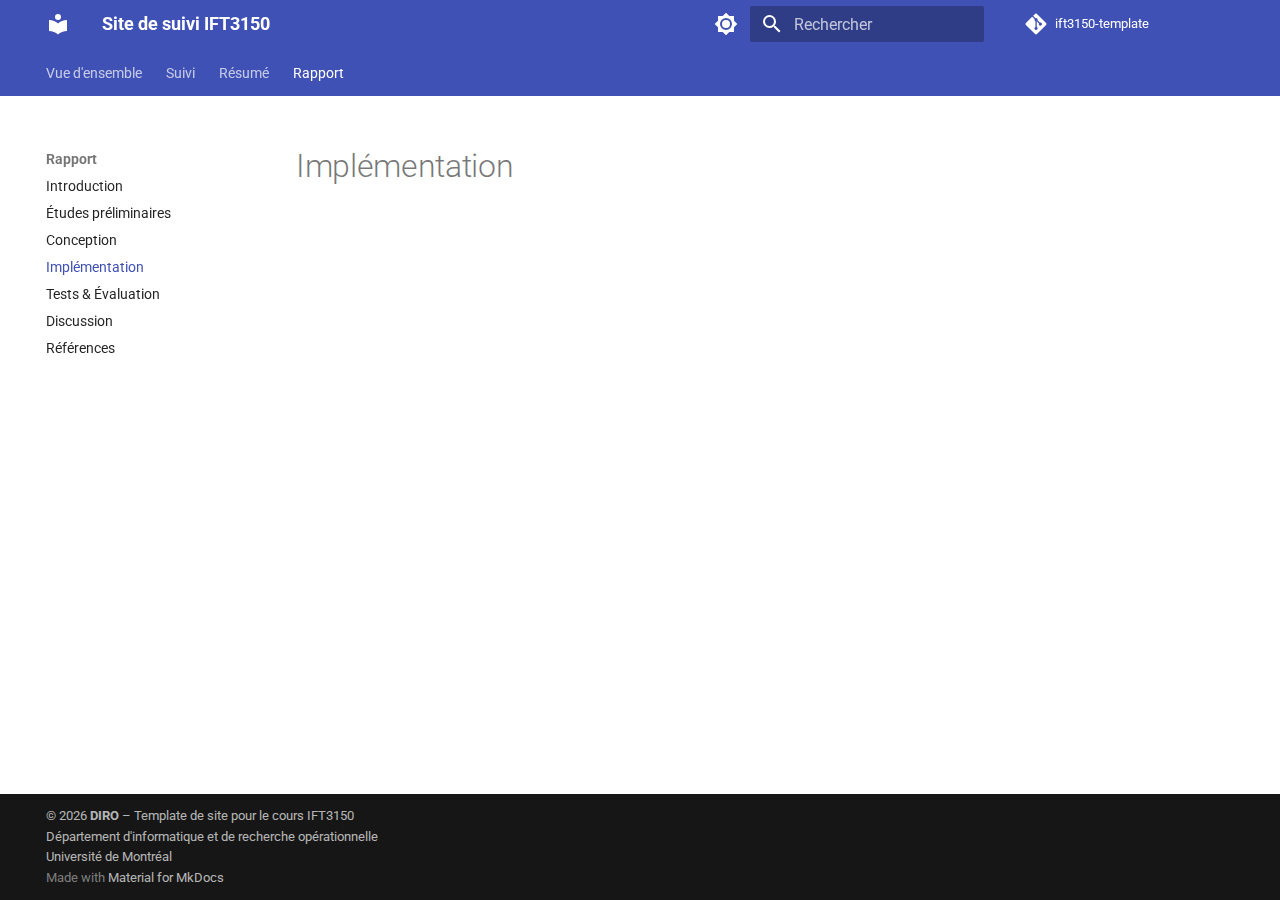
<file: rapport/implementation/index.html>
<!doctype html>
<html lang="fr" class="no-js">
  <head>
    
      <meta charset="utf-8">
      <meta name="viewport" content="width=device-width,initial-scale=1">
      
        <meta name="description" content="Template de site web pour le cours IFT3150">
      
      
        <meta name="author" content="Louis-Edouard Lafontant">
      
      
        <link rel="canonical" href="https://ift3150-template.github.io/rapport/implementation/">
      
      
        <link rel="prev" href="../conception/">
      
      
        <link rel="next" href="../evaluation/">
      
      
        
      
      
      <link rel="icon" href="../../assets/images/favicon.png">
      <meta name="generator" content="mkdocs-1.6.1, mkdocs-material-9.7.1">
    
    
      
        <title>Implémentation - Site de suivi IFT3150</title>
      
    
    
      <link rel="stylesheet" href="../../assets/stylesheets/main.484c7ddc.min.css">
      
        
        <link rel="stylesheet" href="../../assets/stylesheets/palette.ab4e12ef.min.css">
      
      


    
    
      
    
    
      
        
        
        <link rel="preconnect" href="https://fonts.gstatic.com" crossorigin>
        <link rel="stylesheet" href="https://fonts.googleapis.com/css?family=Roboto:300,300i,400,400i,700,700i%7CRoboto+Mono:400,400i,700,700i&display=fallback">
        <style>:root{--md-text-font:"Roboto";--md-code-font:"Roboto Mono"}</style>
      
    
    
    <script>__md_scope=new URL("../..",location),__md_hash=e=>[...e].reduce(((e,_)=>(e<<5)-e+_.charCodeAt(0)),0),__md_get=(e,_=localStorage,t=__md_scope)=>JSON.parse(_.getItem(t.pathname+"."+e)),__md_set=(e,_,t=localStorage,a=__md_scope)=>{try{t.setItem(a.pathname+"."+e,JSON.stringify(_))}catch(e){}}</script>
    
      

    
    
  </head>
  
  
    
    
      
    
    
    
    
    <body dir="ltr" data-md-color-scheme="default" data-md-color-primary="indigo" data-md-color-accent="indigo">
  
    
    <input class="md-toggle" data-md-toggle="drawer" type="checkbox" id="__drawer" autocomplete="off">
    <input class="md-toggle" data-md-toggle="search" type="checkbox" id="__search" autocomplete="off">
    <label class="md-overlay" for="__drawer"></label>
    <div data-md-component="skip">
      
    </div>
    <div data-md-component="announce">
      
    </div>
    
    
      

<header class="md-header" data-md-component="header">
  <nav class="md-header__inner md-grid" aria-label="En-tête">
    <a href="../.." title="Site de suivi IFT3150" class="md-header__button md-logo" aria-label="Site de suivi IFT3150" data-md-component="logo">
      
  
  <svg xmlns="http://www.w3.org/2000/svg" viewBox="0 0 24 24"><path d="M12 8a3 3 0 0 0 3-3 3 3 0 0 0-3-3 3 3 0 0 0-3 3 3 3 0 0 0 3 3m0 3.54C9.64 9.35 6.5 8 3 8v11c3.5 0 6.64 1.35 9 3.54 2.36-2.19 5.5-3.54 9-3.54V8c-3.5 0-6.64 1.35-9 3.54"/></svg>

    </a>
    <label class="md-header__button md-icon" for="__drawer">
      
      <svg xmlns="http://www.w3.org/2000/svg" viewBox="0 0 24 24"><path d="M3 6h18v2H3zm0 5h18v2H3zm0 5h18v2H3z"/></svg>
    </label>
    <div class="md-header__title" data-md-component="header-title">
      <div class="md-header__ellipsis">
        <div class="md-header__topic">
          <span class="md-ellipsis">
            Site de suivi IFT3150
          </span>
        </div>
        <div class="md-header__topic" data-md-component="header-topic">
          <span class="md-ellipsis">
            
              Implémentation
            
          </span>
        </div>
      </div>
    </div>
    
      
        <form class="md-header__option" data-md-component="palette">
  
    
    
    
    <input class="md-option" data-md-color-media="" data-md-color-scheme="default" data-md-color-primary="indigo" data-md-color-accent="indigo"  aria-label="Switch to dark mode"  type="radio" name="__palette" id="__palette_0">
    
      <label class="md-header__button md-icon" title="Switch to dark mode" for="__palette_1" hidden>
        <svg xmlns="http://www.w3.org/2000/svg" viewBox="0 0 24 24"><path d="M12 8a4 4 0 0 0-4 4 4 4 0 0 0 4 4 4 4 0 0 0 4-4 4 4 0 0 0-4-4m0 10a6 6 0 0 1-6-6 6 6 0 0 1 6-6 6 6 0 0 1 6 6 6 6 0 0 1-6 6m8-9.31V4h-4.69L12 .69 8.69 4H4v4.69L.69 12 4 15.31V20h4.69L12 23.31 15.31 20H20v-4.69L23.31 12z"/></svg>
      </label>
    
  
    
    
    
    <input class="md-option" data-md-color-media="" data-md-color-scheme="slate" data-md-color-primary="indigo" data-md-color-accent="indigo"  aria-label="Switch to light mode"  type="radio" name="__palette" id="__palette_1">
    
      <label class="md-header__button md-icon" title="Switch to light mode" for="__palette_0" hidden>
        <svg xmlns="http://www.w3.org/2000/svg" viewBox="0 0 24 24"><path d="M12 18c-.89 0-1.74-.2-2.5-.55C11.56 16.5 13 14.42 13 12s-1.44-4.5-3.5-5.45C10.26 6.2 11.11 6 12 6a6 6 0 0 1 6 6 6 6 0 0 1-6 6m8-9.31V4h-4.69L12 .69 8.69 4H4v4.69L.69 12 4 15.31V20h4.69L12 23.31 15.31 20H20v-4.69L23.31 12z"/></svg>
      </label>
    
  
</form>
      
    
    
      <script>var palette=__md_get("__palette");if(palette&&palette.color){if("(prefers-color-scheme)"===palette.color.media){var media=matchMedia("(prefers-color-scheme: light)"),input=document.querySelector(media.matches?"[data-md-color-media='(prefers-color-scheme: light)']":"[data-md-color-media='(prefers-color-scheme: dark)']");palette.color.media=input.getAttribute("data-md-color-media"),palette.color.scheme=input.getAttribute("data-md-color-scheme"),palette.color.primary=input.getAttribute("data-md-color-primary"),palette.color.accent=input.getAttribute("data-md-color-accent")}for(var[key,value]of Object.entries(palette.color))document.body.setAttribute("data-md-color-"+key,value)}</script>
    
    
    
      
      
        <label class="md-header__button md-icon" for="__search">
          
          <svg xmlns="http://www.w3.org/2000/svg" viewBox="0 0 24 24"><path d="M9.5 3A6.5 6.5 0 0 1 16 9.5c0 1.61-.59 3.09-1.56 4.23l.27.27h.79l5 5-1.5 1.5-5-5v-.79l-.27-.27A6.52 6.52 0 0 1 9.5 16 6.5 6.5 0 0 1 3 9.5 6.5 6.5 0 0 1 9.5 3m0 2C7 5 5 7 5 9.5S7 14 9.5 14 14 12 14 9.5 12 5 9.5 5"/></svg>
        </label>
        <div class="md-search" data-md-component="search" role="dialog">
  <label class="md-search__overlay" for="__search"></label>
  <div class="md-search__inner" role="search">
    <form class="md-search__form" name="search">
      <input type="text" class="md-search__input" name="query" aria-label="Rechercher" placeholder="Rechercher" autocapitalize="off" autocorrect="off" autocomplete="off" spellcheck="false" data-md-component="search-query" required>
      <label class="md-search__icon md-icon" for="__search">
        
        <svg xmlns="http://www.w3.org/2000/svg" viewBox="0 0 24 24"><path d="M9.5 3A6.5 6.5 0 0 1 16 9.5c0 1.61-.59 3.09-1.56 4.23l.27.27h.79l5 5-1.5 1.5-5-5v-.79l-.27-.27A6.52 6.52 0 0 1 9.5 16 6.5 6.5 0 0 1 3 9.5 6.5 6.5 0 0 1 9.5 3m0 2C7 5 5 7 5 9.5S7 14 9.5 14 14 12 14 9.5 12 5 9.5 5"/></svg>
        
        <svg xmlns="http://www.w3.org/2000/svg" viewBox="0 0 24 24"><path d="M20 11v2H8l5.5 5.5-1.42 1.42L4.16 12l7.92-7.92L13.5 5.5 8 11z"/></svg>
      </label>
      <nav class="md-search__options" aria-label="Recherche">
        
          <a href="javascript:void(0)" class="md-search__icon md-icon" title="Partager" aria-label="Partager" data-clipboard data-clipboard-text="" data-md-component="search-share" tabindex="-1">
            
            <svg xmlns="http://www.w3.org/2000/svg" viewBox="0 0 24 24"><path d="M18 16.08c-.76 0-1.44.3-1.96.77L8.91 12.7c.05-.23.09-.46.09-.7s-.04-.47-.09-.7l7.05-4.11c.54.5 1.25.81 2.04.81a3 3 0 0 0 3-3 3 3 0 0 0-3-3 3 3 0 0 0-3 3c0 .24.04.47.09.7L8.04 9.81C7.5 9.31 6.79 9 6 9a3 3 0 0 0-3 3 3 3 0 0 0 3 3c.79 0 1.5-.31 2.04-.81l7.12 4.15c-.05.21-.08.43-.08.66 0 1.61 1.31 2.91 2.92 2.91s2.92-1.3 2.92-2.91A2.92 2.92 0 0 0 18 16.08"/></svg>
          </a>
        
        <button type="reset" class="md-search__icon md-icon" title="Effacer" aria-label="Effacer" tabindex="-1">
          
          <svg xmlns="http://www.w3.org/2000/svg" viewBox="0 0 24 24"><path d="M19 6.41 17.59 5 12 10.59 6.41 5 5 6.41 10.59 12 5 17.59 6.41 19 12 13.41 17.59 19 19 17.59 13.41 12z"/></svg>
        </button>
      </nav>
      
        <div class="md-search__suggest" data-md-component="search-suggest"></div>
      
    </form>
    <div class="md-search__output">
      <div class="md-search__scrollwrap" tabindex="0" data-md-scrollfix>
        <div class="md-search-result" data-md-component="search-result">
          <div class="md-search-result__meta">
            Initialisation de la recherche
          </div>
          <ol class="md-search-result__list" role="presentation"></ol>
        </div>
      </div>
    </div>
  </div>
</div>
      
    
    
      <div class="md-header__source">
        <a href="https://github.com/ift3150-template/ift3150-template.github.io" title="Aller au dépôt" class="md-source" data-md-component="source">
  <div class="md-source__icon md-icon">
    
    <svg xmlns="http://www.w3.org/2000/svg" viewBox="0 0 448 512"><!--! Font Awesome Free 7.1.0 by @fontawesome - https://fontawesome.com License - https://fontawesome.com/license/free (Icons: CC BY 4.0, Fonts: SIL OFL 1.1, Code: MIT License) Copyright 2025 Fonticons, Inc.--><path d="M439.6 236.1 244 40.5c-5.4-5.5-12.8-8.5-20.4-8.5s-15 3-20.4 8.4L162.5 81l51.5 51.5c27.1-9.1 52.7 16.8 43.4 43.7l49.7 49.7c34.2-11.8 61.2 31 35.5 56.7-26.5 26.5-70.2-2.9-56-37.3L240.3 199v121.9c25.3 12.5 22.3 41.8 9.1 55-6.4 6.4-15.2 10.1-24.3 10.1s-17.8-3.6-24.3-10.1c-17.6-17.6-11.1-46.9 11.2-56v-123c-20.8-8.5-24.6-30.7-18.6-45L142.6 101 8.5 235.1C3 240.6 0 247.9 0 255.5s3 15 8.5 20.4l195.6 195.7c5.4 5.4 12.7 8.4 20.4 8.4s15-3 20.4-8.4l194.7-194.7c5.4-5.4 8.4-12.8 8.4-20.4s-3-15-8.4-20.4"/></svg>
  </div>
  <div class="md-source__repository">
    ift3150-template
  </div>
</a>
      </div>
    
  </nav>
  
</header>
    
    <div class="md-container" data-md-component="container">
      
      
        
          
            
<nav class="md-tabs" aria-label="Onglets" data-md-component="tabs">
  <div class="md-grid">
    <ul class="md-tabs__list">
      
        
  
  
  
  
    <li class="md-tabs__item">
      <a href="../.." class="md-tabs__link">
        
  
  
    
  
  Vue d'ensemble

      </a>
    </li>
  

      
        
  
  
  
  
    <li class="md-tabs__item">
      <a href="../../suivi/" class="md-tabs__link">
        
  
  
    
  
  Suivi

      </a>
    </li>
  

      
        
  
  
  
  
    <li class="md-tabs__item">
      <a href="../../resume/" class="md-tabs__link">
        
  
  
    
  
  Résumé

      </a>
    </li>
  

      
        
  
  
  
    
  
  
    
    
      <li class="md-tabs__item md-tabs__item--active">
        <a href="../" class="md-tabs__link">
          
  
  
  Rapport

        </a>
      </li>
    
  

      
    </ul>
  </div>
</nav>
          
        
      
      <main class="md-main" data-md-component="main">
        <div class="md-main__inner md-grid">
          
            
              
              <div class="md-sidebar md-sidebar--primary" data-md-component="sidebar" data-md-type="navigation" >
                <div class="md-sidebar__scrollwrap">
                  <div class="md-sidebar__inner">
                    


  


<nav class="md-nav md-nav--primary md-nav--lifted" aria-label="Navigation" data-md-level="0">
  <label class="md-nav__title" for="__drawer">
    <a href="../.." title="Site de suivi IFT3150" class="md-nav__button md-logo" aria-label="Site de suivi IFT3150" data-md-component="logo">
      
  
  <svg xmlns="http://www.w3.org/2000/svg" viewBox="0 0 24 24"><path d="M12 8a3 3 0 0 0 3-3 3 3 0 0 0-3-3 3 3 0 0 0-3 3 3 3 0 0 0 3 3m0 3.54C9.64 9.35 6.5 8 3 8v11c3.5 0 6.64 1.35 9 3.54 2.36-2.19 5.5-3.54 9-3.54V8c-3.5 0-6.64 1.35-9 3.54"/></svg>

    </a>
    Site de suivi IFT3150
  </label>
  
    <div class="md-nav__source">
      <a href="https://github.com/ift3150-template/ift3150-template.github.io" title="Aller au dépôt" class="md-source" data-md-component="source">
  <div class="md-source__icon md-icon">
    
    <svg xmlns="http://www.w3.org/2000/svg" viewBox="0 0 448 512"><!--! Font Awesome Free 7.1.0 by @fontawesome - https://fontawesome.com License - https://fontawesome.com/license/free (Icons: CC BY 4.0, Fonts: SIL OFL 1.1, Code: MIT License) Copyright 2025 Fonticons, Inc.--><path d="M439.6 236.1 244 40.5c-5.4-5.5-12.8-8.5-20.4-8.5s-15 3-20.4 8.4L162.5 81l51.5 51.5c27.1-9.1 52.7 16.8 43.4 43.7l49.7 49.7c34.2-11.8 61.2 31 35.5 56.7-26.5 26.5-70.2-2.9-56-37.3L240.3 199v121.9c25.3 12.5 22.3 41.8 9.1 55-6.4 6.4-15.2 10.1-24.3 10.1s-17.8-3.6-24.3-10.1c-17.6-17.6-11.1-46.9 11.2-56v-123c-20.8-8.5-24.6-30.7-18.6-45L142.6 101 8.5 235.1C3 240.6 0 247.9 0 255.5s3 15 8.5 20.4l195.6 195.7c5.4 5.4 12.7 8.4 20.4 8.4s15-3 20.4-8.4l194.7-194.7c5.4-5.4 8.4-12.8 8.4-20.4s-3-15-8.4-20.4"/></svg>
  </div>
  <div class="md-source__repository">
    ift3150-template
  </div>
</a>
    </div>
  
  <ul class="md-nav__list" data-md-scrollfix>
    
      
      
  
  
  
  
    <li class="md-nav__item">
      <a href="../.." class="md-nav__link">
        
  
  
  <span class="md-ellipsis">
    
  
    Vue d'ensemble
  

    
  </span>
  
  

      </a>
    </li>
  

    
      
      
  
  
  
  
    <li class="md-nav__item">
      <a href="../../suivi/" class="md-nav__link">
        
  
  
  <span class="md-ellipsis">
    
  
    Suivi
  

    
  </span>
  
  

      </a>
    </li>
  

    
      
      
  
  
  
  
    <li class="md-nav__item">
      <a href="../../resume/" class="md-nav__link">
        
  
  
  <span class="md-ellipsis">
    
  
    Résumé
  

    
  </span>
  
  

      </a>
    </li>
  

    
      
      
  
  
    
  
  
  
    
    
    
    
      
        
        
      
      
        
      
    
    
    <li class="md-nav__item md-nav__item--active md-nav__item--section md-nav__item--nested">
      
        
        
        <input class="md-nav__toggle md-toggle " type="checkbox" id="__nav_4" checked>
        
          
          <label class="md-nav__link" for="__nav_4" id="__nav_4_label" tabindex="">
            
  
  
  <span class="md-ellipsis">
    
  
    Rapport
  

    
  </span>
  
  

            <span class="md-nav__icon md-icon"></span>
          </label>
        
        <nav class="md-nav" data-md-level="1" aria-labelledby="__nav_4_label" aria-expanded="true">
          <label class="md-nav__title" for="__nav_4">
            <span class="md-nav__icon md-icon"></span>
            
  
    Rapport
  

          </label>
          <ul class="md-nav__list" data-md-scrollfix>
            
              
                
  
  
  
  
    <li class="md-nav__item">
      <a href="../" class="md-nav__link">
        
  
  
  <span class="md-ellipsis">
    
  
    Introduction
  

    
  </span>
  
  

      </a>
    </li>
  

              
            
              
                
  
  
  
  
    <li class="md-nav__item">
      <a href="../analyse/" class="md-nav__link">
        
  
  
  <span class="md-ellipsis">
    
  
    Études préliminaires
  

    
  </span>
  
  

      </a>
    </li>
  

              
            
              
                
  
  
  
  
    <li class="md-nav__item">
      <a href="../conception/" class="md-nav__link">
        
  
  
  <span class="md-ellipsis">
    
  
    Conception
  

    
  </span>
  
  

      </a>
    </li>
  

              
            
              
                
  
  
    
  
  
  
    <li class="md-nav__item md-nav__item--active">
      
      <input class="md-nav__toggle md-toggle" type="checkbox" id="__toc">
      
      
      
      <a href="./" class="md-nav__link md-nav__link--active">
        
  
  
  <span class="md-ellipsis">
    
  
    Implémentation
  

    
  </span>
  
  

      </a>
      
    </li>
  

              
            
              
                
  
  
  
  
    <li class="md-nav__item">
      <a href="../evaluation/" class="md-nav__link">
        
  
  
  <span class="md-ellipsis">
    
  
    Tests & Évaluation
  

    
  </span>
  
  

      </a>
    </li>
  

              
            
              
                
  
  
  
  
    <li class="md-nav__item">
      <a href="../resultat/" class="md-nav__link">
        
  
  
  <span class="md-ellipsis">
    
  
    Discussion
  

    
  </span>
  
  

      </a>
    </li>
  

              
            
              
                
  
  
  
  
    <li class="md-nav__item">
      <a href="../references/" class="md-nav__link">
        
  
  
  <span class="md-ellipsis">
    
  
    Références
  

    
  </span>
  
  

      </a>
    </li>
  

              
            
          </ul>
        </nav>
      
    </li>
  

    
  </ul>
</nav>
                  </div>
                </div>
              </div>
            
            
              
              <div class="md-sidebar md-sidebar--secondary" data-md-component="sidebar" data-md-type="toc" >
                <div class="md-sidebar__scrollwrap">
                  <div class="md-sidebar__inner">
                    

<nav class="md-nav md-nav--secondary" aria-label="Table des matières">
  
  
  
  
</nav>
                  </div>
                </div>
              </div>
            
          
          
            <div class="md-content" data-md-component="content">
              
              <article class="md-content__inner md-typeset">
                
                  


  
  


  <h1>Implémentation</h1>














                
              </article>
            </div>
          
          
  <script>var tabs=__md_get("__tabs");if(Array.isArray(tabs))e:for(var set of document.querySelectorAll(".tabbed-set")){var labels=set.querySelector(".tabbed-labels");for(var tab of tabs)for(var label of labels.getElementsByTagName("label"))if(label.innerText.trim()===tab){var input=document.getElementById(label.htmlFor);input.checked=!0;continue e}}</script>

<script>var target=document.getElementById(location.hash.slice(1));target&&target.name&&(target.checked=target.name.startsWith("__tabbed_"))</script>
        </div>
        
          <button type="button" class="md-top md-icon" data-md-component="top" hidden>
  
  <svg xmlns="http://www.w3.org/2000/svg" viewBox="0 0 24 24"><path d="M13 20h-2V8l-5.5 5.5-1.42-1.42L12 4.16l7.92 7.92-1.42 1.42L13 8z"/></svg>
  Retour en haut de la page
</button>
        
      </main>
      
        <footer class="md-footer">
  
  <div class="md-footer-meta md-typeset">
    <div class="md-footer-meta__inner md-grid">
      <div class="md-copyright">
  
    <div class="md-copyright__highlight">
      &copy; 2026 <b>DIRO</b> &ndash; Template de site pour le cours IFT3150 <br>Département d'informatique et de recherche opérationnelle <br>Université de Montréal
    </div>
  
  
    Made with
    <a href="https://squidfunk.github.io/mkdocs-material/" target="_blank" rel="noopener">
      Material for MkDocs
    </a>
  
</div>
      
    </div>
  </div>
</footer>
      
    </div>
    <div class="md-dialog" data-md-component="dialog">
      <div class="md-dialog__inner md-typeset"></div>
    </div>
    
    
    
      
      
      <script id="__config" type="application/json">{"annotate": null, "base": "../..", "features": ["navigation.instant", "navigation.tabs", "navigation.sections", "navigation.expand", "navigation.top", "search.highlight", "search.suggest", "search.share", "content.tabs.link", "content.code.copy", "content.code.annotate"], "search": "../../assets/javascripts/workers/search.2c215733.min.js", "tags": null, "translations": {"clipboard.copied": "Copi\u00e9 dans le presse-papier", "clipboard.copy": "Copier dans le presse-papier", "search.result.more.one": "1 de plus sur cette page", "search.result.more.other": "# de plus sur cette page", "search.result.none": "Aucun document trouv\u00e9", "search.result.one": "1 document trouv\u00e9", "search.result.other": "# documents trouv\u00e9s", "search.result.placeholder": "Taper pour d\u00e9marrer la recherche", "search.result.term.missing": "Non trouv\u00e9", "select.version": "S\u00e9lectionner la version"}, "version": null}</script>
    
    
      <script src="../../assets/javascripts/bundle.79ae519e.min.js"></script>
      
    
  </body>
</html>
</file>
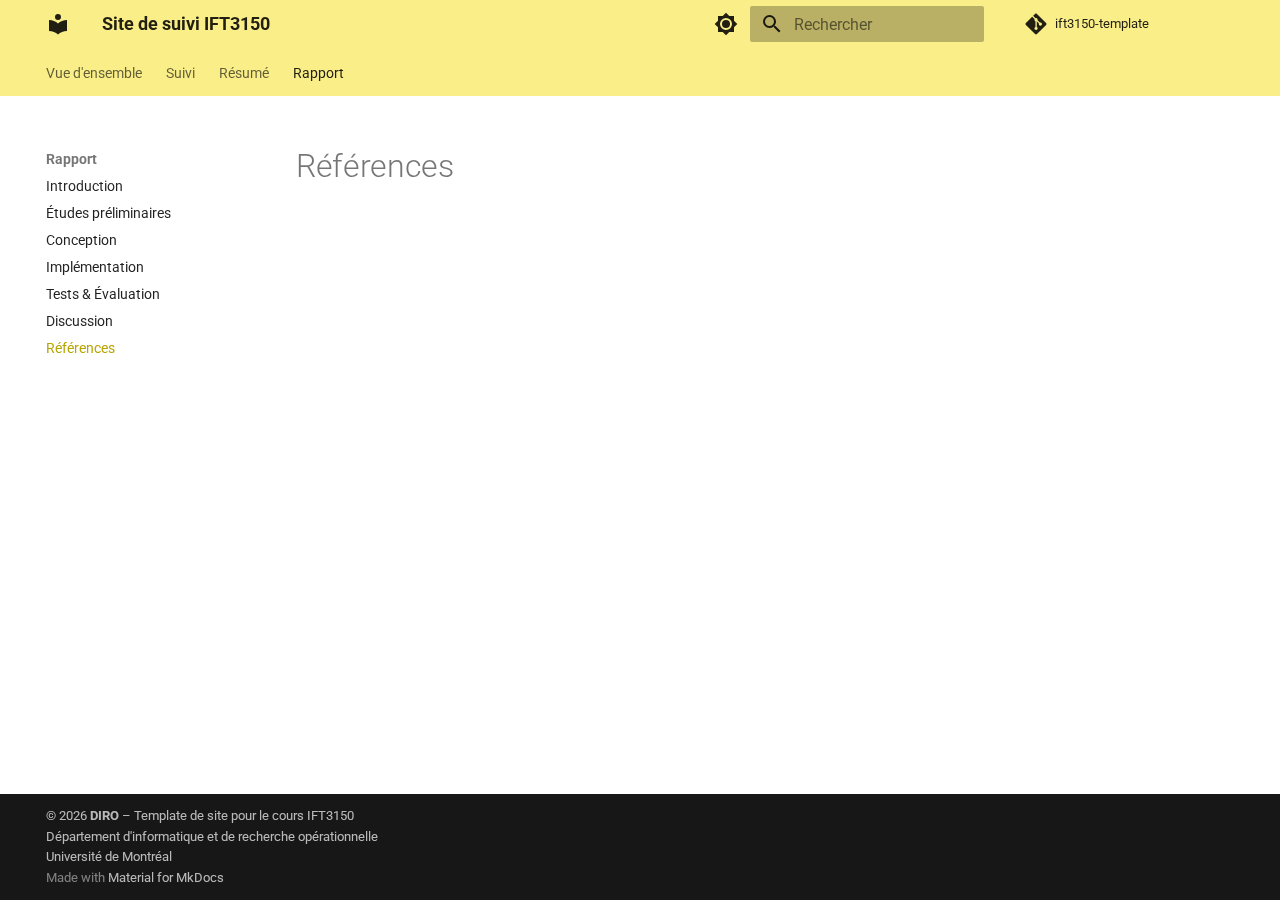
<file: rapport/references/index.html>
<!doctype html>
<html lang="fr" class="no-js">
  <head>
    
      <meta charset="utf-8">
      <meta name="viewport" content="width=device-width,initial-scale=1">
      
        <meta name="description" content="Template de site web pour le cours IFT3150">
      
      
        <meta name="author" content="Louis-Edouard Lafontant">
      
      
        <link rel="canonical" href="https://ift3150-template.github.io/rapport/references/">
      
      
        <link rel="prev" href="../resultat/">
      
      
      
        
      
      
      <link rel="icon" href="../../assets/images/favicon.png">
      <meta name="generator" content="mkdocs-1.6.1, mkdocs-material-9.7.1">
    
    
      
        <title>Références - Site de suivi IFT3150</title>
      
    
    
      <link rel="stylesheet" href="../../assets/stylesheets/main.484c7ddc.min.css">
      
        
        <link rel="stylesheet" href="../../assets/stylesheets/palette.ab4e12ef.min.css">
      
      


    
    
      
    
    
      
        
        
        <link rel="preconnect" href="https://fonts.gstatic.com" crossorigin>
        <link rel="stylesheet" href="https://fonts.googleapis.com/css?family=Roboto:300,300i,400,400i,700,700i%7CRoboto+Mono:400,400i,700,700i&display=fallback">
        <style>:root{--md-text-font:"Roboto";--md-code-font:"Roboto Mono"}</style>
      
    
    
      <link rel="stylesheet" href="../../css/custom.css">
    
    <script>__md_scope=new URL("../..",location),__md_hash=e=>[...e].reduce(((e,_)=>(e<<5)-e+_.charCodeAt(0)),0),__md_get=(e,_=localStorage,t=__md_scope)=>JSON.parse(_.getItem(t.pathname+"."+e)),__md_set=(e,_,t=localStorage,a=__md_scope)=>{try{t.setItem(a.pathname+"."+e,JSON.stringify(_))}catch(e){}}</script>
    
      

    
    
  </head>
  
  
    
    
      
    
    
    
    
    <body dir="ltr" data-md-color-scheme="default" data-md-color-primary="yellow" data-md-color-accent="yellow">
  
    
    <input class="md-toggle" data-md-toggle="drawer" type="checkbox" id="__drawer" autocomplete="off">
    <input class="md-toggle" data-md-toggle="search" type="checkbox" id="__search" autocomplete="off">
    <label class="md-overlay" for="__drawer"></label>
    <div data-md-component="skip">
      
        
        <a href="#references" class="md-skip">
          Aller au contenu
        </a>
      
    </div>
    <div data-md-component="announce">
      
    </div>
    
    
      

<header class="md-header" data-md-component="header">
  <nav class="md-header__inner md-grid" aria-label="En-tête">
    <a href="../.." title="Site de suivi IFT3150" class="md-header__button md-logo" aria-label="Site de suivi IFT3150" data-md-component="logo">
      
  
  <svg xmlns="http://www.w3.org/2000/svg" viewBox="0 0 24 24"><path d="M12 8a3 3 0 0 0 3-3 3 3 0 0 0-3-3 3 3 0 0 0-3 3 3 3 0 0 0 3 3m0 3.54C9.64 9.35 6.5 8 3 8v11c3.5 0 6.64 1.35 9 3.54 2.36-2.19 5.5-3.54 9-3.54V8c-3.5 0-6.64 1.35-9 3.54"/></svg>

    </a>
    <label class="md-header__button md-icon" for="__drawer">
      
      <svg xmlns="http://www.w3.org/2000/svg" viewBox="0 0 24 24"><path d="M3 6h18v2H3zm0 5h18v2H3zm0 5h18v2H3z"/></svg>
    </label>
    <div class="md-header__title" data-md-component="header-title">
      <div class="md-header__ellipsis">
        <div class="md-header__topic">
          <span class="md-ellipsis">
            Site de suivi IFT3150
          </span>
        </div>
        <div class="md-header__topic" data-md-component="header-topic">
          <span class="md-ellipsis">
            
              Références
            
          </span>
        </div>
      </div>
    </div>
    
      
        <form class="md-header__option" data-md-component="palette">
  
    
    
    
    <input class="md-option" data-md-color-media="" data-md-color-scheme="default" data-md-color-primary="yellow" data-md-color-accent="yellow"  aria-label="Switch to dark mode"  type="radio" name="__palette" id="__palette_0">
    
      <label class="md-header__button md-icon" title="Switch to dark mode" for="__palette_1" hidden>
        <svg xmlns="http://www.w3.org/2000/svg" viewBox="0 0 24 24"><path d="M12 8a4 4 0 0 0-4 4 4 4 0 0 0 4 4 4 4 0 0 0 4-4 4 4 0 0 0-4-4m0 10a6 6 0 0 1-6-6 6 6 0 0 1 6-6 6 6 0 0 1 6 6 6 6 0 0 1-6 6m8-9.31V4h-4.69L12 .69 8.69 4H4v4.69L.69 12 4 15.31V20h4.69L12 23.31 15.31 20H20v-4.69L23.31 12z"/></svg>
      </label>
    
  
    
    
    
    <input class="md-option" data-md-color-media="" data-md-color-scheme="slate" data-md-color-primary="yellow" data-md-color-accent="yellow"  aria-label="Switch to light mode"  type="radio" name="__palette" id="__palette_1">
    
      <label class="md-header__button md-icon" title="Switch to light mode" for="__palette_0" hidden>
        <svg xmlns="http://www.w3.org/2000/svg" viewBox="0 0 24 24"><path d="M12 18c-.89 0-1.74-.2-2.5-.55C11.56 16.5 13 14.42 13 12s-1.44-4.5-3.5-5.45C10.26 6.2 11.11 6 12 6a6 6 0 0 1 6 6 6 6 0 0 1-6 6m8-9.31V4h-4.69L12 .69 8.69 4H4v4.69L.69 12 4 15.31V20h4.69L12 23.31 15.31 20H20v-4.69L23.31 12z"/></svg>
      </label>
    
  
</form>
      
    
    
      <script>var palette=__md_get("__palette");if(palette&&palette.color){if("(prefers-color-scheme)"===palette.color.media){var media=matchMedia("(prefers-color-scheme: light)"),input=document.querySelector(media.matches?"[data-md-color-media='(prefers-color-scheme: light)']":"[data-md-color-media='(prefers-color-scheme: dark)']");palette.color.media=input.getAttribute("data-md-color-media"),palette.color.scheme=input.getAttribute("data-md-color-scheme"),palette.color.primary=input.getAttribute("data-md-color-primary"),palette.color.accent=input.getAttribute("data-md-color-accent")}for(var[key,value]of Object.entries(palette.color))document.body.setAttribute("data-md-color-"+key,value)}</script>
    
    
    
      
      
        <label class="md-header__button md-icon" for="__search">
          
          <svg xmlns="http://www.w3.org/2000/svg" viewBox="0 0 24 24"><path d="M9.5 3A6.5 6.5 0 0 1 16 9.5c0 1.61-.59 3.09-1.56 4.23l.27.27h.79l5 5-1.5 1.5-5-5v-.79l-.27-.27A6.52 6.52 0 0 1 9.5 16 6.5 6.5 0 0 1 3 9.5 6.5 6.5 0 0 1 9.5 3m0 2C7 5 5 7 5 9.5S7 14 9.5 14 14 12 14 9.5 12 5 9.5 5"/></svg>
        </label>
        <div class="md-search" data-md-component="search" role="dialog">
  <label class="md-search__overlay" for="__search"></label>
  <div class="md-search__inner" role="search">
    <form class="md-search__form" name="search">
      <input type="text" class="md-search__input" name="query" aria-label="Rechercher" placeholder="Rechercher" autocapitalize="off" autocorrect="off" autocomplete="off" spellcheck="false" data-md-component="search-query" required>
      <label class="md-search__icon md-icon" for="__search">
        
        <svg xmlns="http://www.w3.org/2000/svg" viewBox="0 0 24 24"><path d="M9.5 3A6.5 6.5 0 0 1 16 9.5c0 1.61-.59 3.09-1.56 4.23l.27.27h.79l5 5-1.5 1.5-5-5v-.79l-.27-.27A6.52 6.52 0 0 1 9.5 16 6.5 6.5 0 0 1 3 9.5 6.5 6.5 0 0 1 9.5 3m0 2C7 5 5 7 5 9.5S7 14 9.5 14 14 12 14 9.5 12 5 9.5 5"/></svg>
        
        <svg xmlns="http://www.w3.org/2000/svg" viewBox="0 0 24 24"><path d="M20 11v2H8l5.5 5.5-1.42 1.42L4.16 12l7.92-7.92L13.5 5.5 8 11z"/></svg>
      </label>
      <nav class="md-search__options" aria-label="Recherche">
        
          <a href="javascript:void(0)" class="md-search__icon md-icon" title="Partager" aria-label="Partager" data-clipboard data-clipboard-text="" data-md-component="search-share" tabindex="-1">
            
            <svg xmlns="http://www.w3.org/2000/svg" viewBox="0 0 24 24"><path d="M18 16.08c-.76 0-1.44.3-1.96.77L8.91 12.7c.05-.23.09-.46.09-.7s-.04-.47-.09-.7l7.05-4.11c.54.5 1.25.81 2.04.81a3 3 0 0 0 3-3 3 3 0 0 0-3-3 3 3 0 0 0-3 3c0 .24.04.47.09.7L8.04 9.81C7.5 9.31 6.79 9 6 9a3 3 0 0 0-3 3 3 3 0 0 0 3 3c.79 0 1.5-.31 2.04-.81l7.12 4.15c-.05.21-.08.43-.08.66 0 1.61 1.31 2.91 2.92 2.91s2.92-1.3 2.92-2.91A2.92 2.92 0 0 0 18 16.08"/></svg>
          </a>
        
        <button type="reset" class="md-search__icon md-icon" title="Effacer" aria-label="Effacer" tabindex="-1">
          
          <svg xmlns="http://www.w3.org/2000/svg" viewBox="0 0 24 24"><path d="M19 6.41 17.59 5 12 10.59 6.41 5 5 6.41 10.59 12 5 17.59 6.41 19 12 13.41 17.59 19 19 17.59 13.41 12z"/></svg>
        </button>
      </nav>
      
        <div class="md-search__suggest" data-md-component="search-suggest"></div>
      
    </form>
    <div class="md-search__output">
      <div class="md-search__scrollwrap" tabindex="0" data-md-scrollfix>
        <div class="md-search-result" data-md-component="search-result">
          <div class="md-search-result__meta">
            Initialisation de la recherche
          </div>
          <ol class="md-search-result__list" role="presentation"></ol>
        </div>
      </div>
    </div>
  </div>
</div>
      
    
    
      <div class="md-header__source">
        <a href="https://github.com/ift3150-template/ift3150-template.github.io" title="Aller au dépôt" class="md-source" data-md-component="source">
  <div class="md-source__icon md-icon">
    
    <svg xmlns="http://www.w3.org/2000/svg" viewBox="0 0 448 512"><!--! Font Awesome Free 7.1.0 by @fontawesome - https://fontawesome.com License - https://fontawesome.com/license/free (Icons: CC BY 4.0, Fonts: SIL OFL 1.1, Code: MIT License) Copyright 2025 Fonticons, Inc.--><path d="M439.6 236.1 244 40.5c-5.4-5.5-12.8-8.5-20.4-8.5s-15 3-20.4 8.4L162.5 81l51.5 51.5c27.1-9.1 52.7 16.8 43.4 43.7l49.7 49.7c34.2-11.8 61.2 31 35.5 56.7-26.5 26.5-70.2-2.9-56-37.3L240.3 199v121.9c25.3 12.5 22.3 41.8 9.1 55-6.4 6.4-15.2 10.1-24.3 10.1s-17.8-3.6-24.3-10.1c-17.6-17.6-11.1-46.9 11.2-56v-123c-20.8-8.5-24.6-30.7-18.6-45L142.6 101 8.5 235.1C3 240.6 0 247.9 0 255.5s3 15 8.5 20.4l195.6 195.7c5.4 5.4 12.7 8.4 20.4 8.4s15-3 20.4-8.4l194.7-194.7c5.4-5.4 8.4-12.8 8.4-20.4s-3-15-8.4-20.4"/></svg>
  </div>
  <div class="md-source__repository">
    ift3150-template
  </div>
</a>
      </div>
    
  </nav>
  
</header>
    
    <div class="md-container" data-md-component="container">
      
      
        
          
            
<nav class="md-tabs" aria-label="Onglets" data-md-component="tabs">
  <div class="md-grid">
    <ul class="md-tabs__list">
      
        
  
  
  
  
    <li class="md-tabs__item">
      <a href="../.." class="md-tabs__link">
        
  
  
    
  
  Vue d'ensemble

      </a>
    </li>
  

      
        
  
  
  
  
    <li class="md-tabs__item">
      <a href="../../suivi/" class="md-tabs__link">
        
  
  
    
  
  Suivi

      </a>
    </li>
  

      
        
  
  
  
  
    <li class="md-tabs__item">
      <a href="../../resume/" class="md-tabs__link">
        
  
  
    
  
  Résumé

      </a>
    </li>
  

      
        
  
  
  
    
  
  
    
    
      <li class="md-tabs__item md-tabs__item--active">
        <a href="../" class="md-tabs__link">
          
  
  
  Rapport

        </a>
      </li>
    
  

      
    </ul>
  </div>
</nav>
          
        
      
      <main class="md-main" data-md-component="main">
        <div class="md-main__inner md-grid">
          
            
              
              <div class="md-sidebar md-sidebar--primary" data-md-component="sidebar" data-md-type="navigation" >
                <div class="md-sidebar__scrollwrap">
                  <div class="md-sidebar__inner">
                    


  


<nav class="md-nav md-nav--primary md-nav--lifted" aria-label="Navigation" data-md-level="0">
  <label class="md-nav__title" for="__drawer">
    <a href="../.." title="Site de suivi IFT3150" class="md-nav__button md-logo" aria-label="Site de suivi IFT3150" data-md-component="logo">
      
  
  <svg xmlns="http://www.w3.org/2000/svg" viewBox="0 0 24 24"><path d="M12 8a3 3 0 0 0 3-3 3 3 0 0 0-3-3 3 3 0 0 0-3 3 3 3 0 0 0 3 3m0 3.54C9.64 9.35 6.5 8 3 8v11c3.5 0 6.64 1.35 9 3.54 2.36-2.19 5.5-3.54 9-3.54V8c-3.5 0-6.64 1.35-9 3.54"/></svg>

    </a>
    Site de suivi IFT3150
  </label>
  
    <div class="md-nav__source">
      <a href="https://github.com/ift3150-template/ift3150-template.github.io" title="Aller au dépôt" class="md-source" data-md-component="source">
  <div class="md-source__icon md-icon">
    
    <svg xmlns="http://www.w3.org/2000/svg" viewBox="0 0 448 512"><!--! Font Awesome Free 7.1.0 by @fontawesome - https://fontawesome.com License - https://fontawesome.com/license/free (Icons: CC BY 4.0, Fonts: SIL OFL 1.1, Code: MIT License) Copyright 2025 Fonticons, Inc.--><path d="M439.6 236.1 244 40.5c-5.4-5.5-12.8-8.5-20.4-8.5s-15 3-20.4 8.4L162.5 81l51.5 51.5c27.1-9.1 52.7 16.8 43.4 43.7l49.7 49.7c34.2-11.8 61.2 31 35.5 56.7-26.5 26.5-70.2-2.9-56-37.3L240.3 199v121.9c25.3 12.5 22.3 41.8 9.1 55-6.4 6.4-15.2 10.1-24.3 10.1s-17.8-3.6-24.3-10.1c-17.6-17.6-11.1-46.9 11.2-56v-123c-20.8-8.5-24.6-30.7-18.6-45L142.6 101 8.5 235.1C3 240.6 0 247.9 0 255.5s3 15 8.5 20.4l195.6 195.7c5.4 5.4 12.7 8.4 20.4 8.4s15-3 20.4-8.4l194.7-194.7c5.4-5.4 8.4-12.8 8.4-20.4s-3-15-8.4-20.4"/></svg>
  </div>
  <div class="md-source__repository">
    ift3150-template
  </div>
</a>
    </div>
  
  <ul class="md-nav__list" data-md-scrollfix>
    
      
      
  
  
  
  
    <li class="md-nav__item">
      <a href="../.." class="md-nav__link">
        
  
  
  <span class="md-ellipsis">
    
  
    Vue d'ensemble
  

    
  </span>
  
  

      </a>
    </li>
  

    
      
      
  
  
  
  
    <li class="md-nav__item">
      <a href="../../suivi/" class="md-nav__link">
        
  
  
  <span class="md-ellipsis">
    
  
    Suivi
  

    
  </span>
  
  

      </a>
    </li>
  

    
      
      
  
  
  
  
    <li class="md-nav__item">
      <a href="../../resume/" class="md-nav__link">
        
  
  
  <span class="md-ellipsis">
    
  
    Résumé
  

    
  </span>
  
  

      </a>
    </li>
  

    
      
      
  
  
    
  
  
  
    
    
    
    
      
        
        
      
      
        
      
    
    
    <li class="md-nav__item md-nav__item--active md-nav__item--section md-nav__item--nested">
      
        
        
        <input class="md-nav__toggle md-toggle " type="checkbox" id="__nav_4" checked>
        
          
          <label class="md-nav__link" for="__nav_4" id="__nav_4_label" tabindex="">
            
  
  
  <span class="md-ellipsis">
    
  
    Rapport
  

    
  </span>
  
  

            <span class="md-nav__icon md-icon"></span>
          </label>
        
        <nav class="md-nav" data-md-level="1" aria-labelledby="__nav_4_label" aria-expanded="true">
          <label class="md-nav__title" for="__nav_4">
            <span class="md-nav__icon md-icon"></span>
            
  
    Rapport
  

          </label>
          <ul class="md-nav__list" data-md-scrollfix>
            
              
                
  
  
  
  
    <li class="md-nav__item">
      <a href="../" class="md-nav__link">
        
  
  
  <span class="md-ellipsis">
    
  
    Introduction
  

    
  </span>
  
  

      </a>
    </li>
  

              
            
              
                
  
  
  
  
    <li class="md-nav__item">
      <a href="../analyse/" class="md-nav__link">
        
  
  
  <span class="md-ellipsis">
    
  
    Études préliminaires
  

    
  </span>
  
  

      </a>
    </li>
  

              
            
              
                
  
  
  
  
    <li class="md-nav__item">
      <a href="../conception/" class="md-nav__link">
        
  
  
  <span class="md-ellipsis">
    
  
    Conception
  

    
  </span>
  
  

      </a>
    </li>
  

              
            
              
                
  
  
  
  
    <li class="md-nav__item">
      <a href="../implementation/" class="md-nav__link">
        
  
  
  <span class="md-ellipsis">
    
  
    Implémentation
  

    
  </span>
  
  

      </a>
    </li>
  

              
            
              
                
  
  
  
  
    <li class="md-nav__item">
      <a href="../evaluation/" class="md-nav__link">
        
  
  
  <span class="md-ellipsis">
    
  
    Tests & Évaluation
  

    
  </span>
  
  

      </a>
    </li>
  

              
            
              
                
  
  
  
  
    <li class="md-nav__item">
      <a href="../resultat/" class="md-nav__link">
        
  
  
  <span class="md-ellipsis">
    
  
    Discussion
  

    
  </span>
  
  

      </a>
    </li>
  

              
            
              
                
  
  
    
  
  
  
    <li class="md-nav__item md-nav__item--active">
      
      <input class="md-nav__toggle md-toggle" type="checkbox" id="__toc">
      
      
        
      
      
      <a href="./" class="md-nav__link md-nav__link--active">
        
  
  
  <span class="md-ellipsis">
    
  
    Références
  

    
  </span>
  
  

      </a>
      
    </li>
  

              
            
          </ul>
        </nav>
      
    </li>
  

    
  </ul>
</nav>
                  </div>
                </div>
              </div>
            
            
              
              <div class="md-sidebar md-sidebar--secondary" data-md-component="sidebar" data-md-type="toc" >
                <div class="md-sidebar__scrollwrap">
                  <div class="md-sidebar__inner">
                    

<nav class="md-nav md-nav--secondary" aria-label="Table des matières">
  
  
  
    
  
  
</nav>
                  </div>
                </div>
              </div>
            
          
          
            <div class="md-content" data-md-component="content">
              
              <article class="md-content__inner md-typeset">
                
                  


  
  


<h1 id="references">Références<a class="headerlink" href="#references" title="Permanent link">&para;</a></h1>












                
              </article>
            </div>
          
          
  <script>var tabs=__md_get("__tabs");if(Array.isArray(tabs))e:for(var set of document.querySelectorAll(".tabbed-set")){var labels=set.querySelector(".tabbed-labels");for(var tab of tabs)for(var label of labels.getElementsByTagName("label"))if(label.innerText.trim()===tab){var input=document.getElementById(label.htmlFor);input.checked=!0;continue e}}</script>

<script>var target=document.getElementById(location.hash.slice(1));target&&target.name&&(target.checked=target.name.startsWith("__tabbed_"))</script>
        </div>
        
          <button type="button" class="md-top md-icon" data-md-component="top" hidden>
  
  <svg xmlns="http://www.w3.org/2000/svg" viewBox="0 0 24 24"><path d="M13 20h-2V8l-5.5 5.5-1.42-1.42L12 4.16l7.92 7.92-1.42 1.42L13 8z"/></svg>
  Retour en haut de la page
</button>
        
      </main>
      
        <footer class="md-footer">
  
  <div class="md-footer-meta md-typeset">
    <div class="md-footer-meta__inner md-grid">
      <div class="md-copyright">
  
    <div class="md-copyright__highlight">
      &copy; 2026 <b>DIRO</b> &ndash; Template de site pour le cours IFT3150 <br>Département d'informatique et de recherche opérationnelle <br>Université de Montréal
    </div>
  
  
    Made with
    <a href="https://squidfunk.github.io/mkdocs-material/" target="_blank" rel="noopener">
      Material for MkDocs
    </a>
  
</div>
      
    </div>
  </div>
</footer>
      
    </div>
    <div class="md-dialog" data-md-component="dialog">
      <div class="md-dialog__inner md-typeset"></div>
    </div>
    
    
    
      
      
      <script id="__config" type="application/json">{"annotate": null, "base": "../..", "features": ["navigation.instant", "navigation.tabs", "navigation.sections", "navigation.expand", "navigation.top", "search.highlight", "search.suggest", "search.share", "content.tabs.link", "content.code.copy", "content.code.annotate"], "search": "../../assets/javascripts/workers/search.2c215733.min.js", "tags": null, "translations": {"clipboard.copied": "Copi\u00e9 dans le presse-papier", "clipboard.copy": "Copier dans le presse-papier", "search.result.more.one": "1 de plus sur cette page", "search.result.more.other": "# de plus sur cette page", "search.result.none": "Aucun document trouv\u00e9", "search.result.one": "1 document trouv\u00e9", "search.result.other": "# documents trouv\u00e9s", "search.result.placeholder": "Taper pour d\u00e9marrer la recherche", "search.result.term.missing": "Non trouv\u00e9", "select.version": "S\u00e9lectionner la version"}, "version": null}</script>
    
    
      <script src="../../assets/javascripts/bundle.79ae519e.min.js"></script>
      
    
  </body>
</html>
</file>
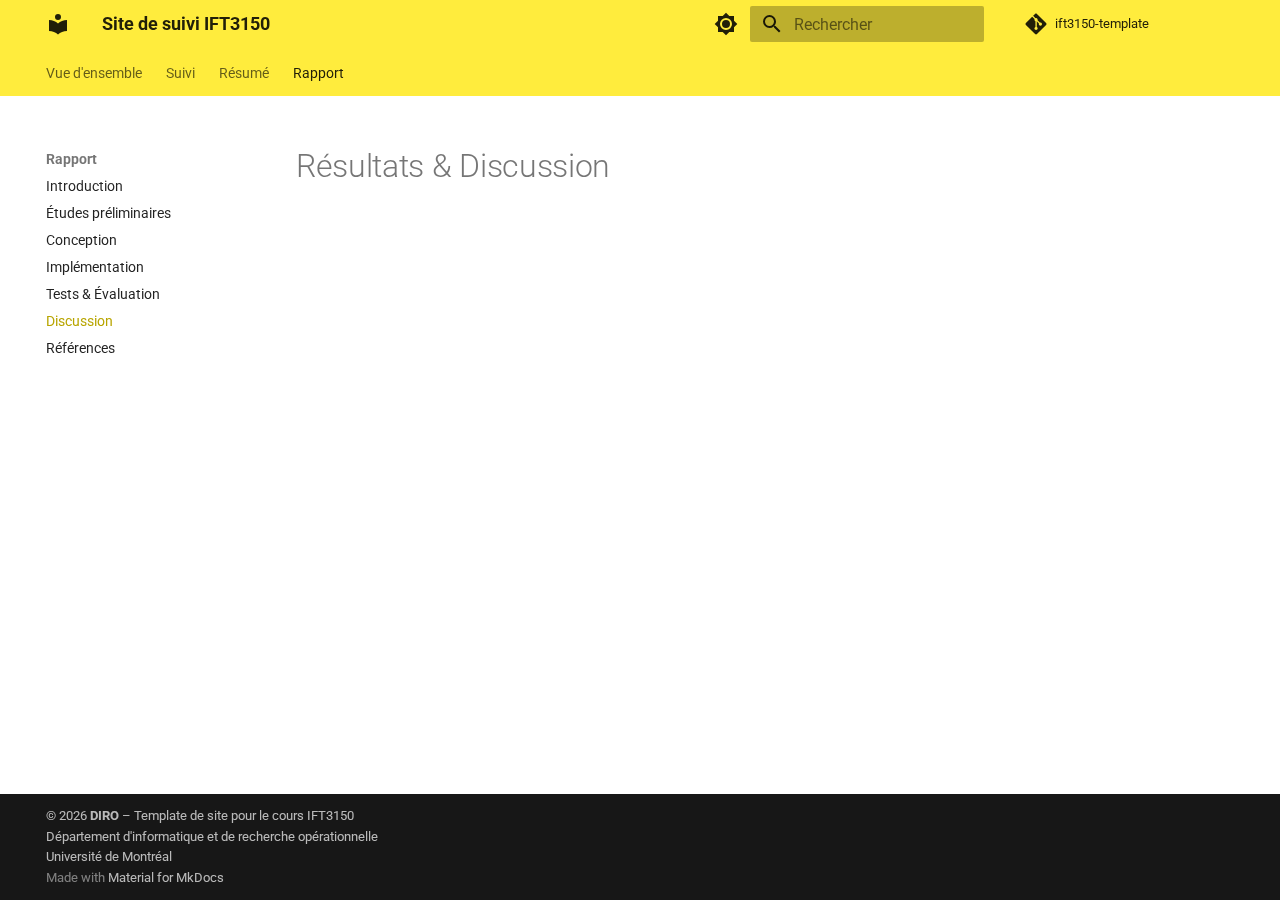
<file: rapport/resultat/index.html>
<!doctype html>
<html lang="fr" class="no-js">
  <head>
    
      <meta charset="utf-8">
      <meta name="viewport" content="width=device-width,initial-scale=1">
      
        <meta name="description" content="Template de site web pour le cours IFT3150">
      
      
        <meta name="author" content="Louis-Edouard Lafontant">
      
      
        <link rel="canonical" href="https://ift3150-template.github.io/rapport/resultat/">
      
      
        <link rel="prev" href="../evaluation/">
      
      
        <link rel="next" href="../references/">
      
      
        
      
      
      <link rel="icon" href="../../assets/images/favicon.png">
      <meta name="generator" content="mkdocs-1.6.1, mkdocs-material-9.7.1">
    
    
      
        <title>Discussion - Site de suivi IFT3150</title>
      
    
    
      <link rel="stylesheet" href="../../assets/stylesheets/main.484c7ddc.min.css">
      
        
        <link rel="stylesheet" href="../../assets/stylesheets/palette.ab4e12ef.min.css">
      
      


    
    
      
    
    
      
        
        
        <link rel="preconnect" href="https://fonts.gstatic.com" crossorigin>
        <link rel="stylesheet" href="https://fonts.googleapis.com/css?family=Roboto:300,300i,400,400i,700,700i%7CRoboto+Mono:400,400i,700,700i&display=fallback">
        <style>:root{--md-text-font:"Roboto";--md-code-font:"Roboto Mono"}</style>
      
    
    
    <script>__md_scope=new URL("../..",location),__md_hash=e=>[...e].reduce(((e,_)=>(e<<5)-e+_.charCodeAt(0)),0),__md_get=(e,_=localStorage,t=__md_scope)=>JSON.parse(_.getItem(t.pathname+"."+e)),__md_set=(e,_,t=localStorage,a=__md_scope)=>{try{t.setItem(a.pathname+"."+e,JSON.stringify(_))}catch(e){}}</script>
    
      

    
    
  </head>
  
  
    
    
      
    
    
    
    
    <body dir="ltr" data-md-color-scheme="default" data-md-color-primary="yellow" data-md-color-accent="yellow">
  
    
    <input class="md-toggle" data-md-toggle="drawer" type="checkbox" id="__drawer" autocomplete="off">
    <input class="md-toggle" data-md-toggle="search" type="checkbox" id="__search" autocomplete="off">
    <label class="md-overlay" for="__drawer"></label>
    <div data-md-component="skip">
      
        
        <a href="#resultats-discussion" class="md-skip">
          Aller au contenu
        </a>
      
    </div>
    <div data-md-component="announce">
      
    </div>
    
    
      

<header class="md-header" data-md-component="header">
  <nav class="md-header__inner md-grid" aria-label="En-tête">
    <a href="../.." title="Site de suivi IFT3150" class="md-header__button md-logo" aria-label="Site de suivi IFT3150" data-md-component="logo">
      
  
  <svg xmlns="http://www.w3.org/2000/svg" viewBox="0 0 24 24"><path d="M12 8a3 3 0 0 0 3-3 3 3 0 0 0-3-3 3 3 0 0 0-3 3 3 3 0 0 0 3 3m0 3.54C9.64 9.35 6.5 8 3 8v11c3.5 0 6.64 1.35 9 3.54 2.36-2.19 5.5-3.54 9-3.54V8c-3.5 0-6.64 1.35-9 3.54"/></svg>

    </a>
    <label class="md-header__button md-icon" for="__drawer">
      
      <svg xmlns="http://www.w3.org/2000/svg" viewBox="0 0 24 24"><path d="M3 6h18v2H3zm0 5h18v2H3zm0 5h18v2H3z"/></svg>
    </label>
    <div class="md-header__title" data-md-component="header-title">
      <div class="md-header__ellipsis">
        <div class="md-header__topic">
          <span class="md-ellipsis">
            Site de suivi IFT3150
          </span>
        </div>
        <div class="md-header__topic" data-md-component="header-topic">
          <span class="md-ellipsis">
            
              Discussion
            
          </span>
        </div>
      </div>
    </div>
    
      
        <form class="md-header__option" data-md-component="palette">
  
    
    
    
    <input class="md-option" data-md-color-media="" data-md-color-scheme="default" data-md-color-primary="yellow" data-md-color-accent="yellow"  aria-label="Switch to dark mode"  type="radio" name="__palette" id="__palette_0">
    
      <label class="md-header__button md-icon" title="Switch to dark mode" for="__palette_1" hidden>
        <svg xmlns="http://www.w3.org/2000/svg" viewBox="0 0 24 24"><path d="M12 8a4 4 0 0 0-4 4 4 4 0 0 0 4 4 4 4 0 0 0 4-4 4 4 0 0 0-4-4m0 10a6 6 0 0 1-6-6 6 6 0 0 1 6-6 6 6 0 0 1 6 6 6 6 0 0 1-6 6m8-9.31V4h-4.69L12 .69 8.69 4H4v4.69L.69 12 4 15.31V20h4.69L12 23.31 15.31 20H20v-4.69L23.31 12z"/></svg>
      </label>
    
  
    
    
    
    <input class="md-option" data-md-color-media="" data-md-color-scheme="slate" data-md-color-primary="yellow" data-md-color-accent="yellow"  aria-label="Switch to light mode"  type="radio" name="__palette" id="__palette_1">
    
      <label class="md-header__button md-icon" title="Switch to light mode" for="__palette_0" hidden>
        <svg xmlns="http://www.w3.org/2000/svg" viewBox="0 0 24 24"><path d="M12 18c-.89 0-1.74-.2-2.5-.55C11.56 16.5 13 14.42 13 12s-1.44-4.5-3.5-5.45C10.26 6.2 11.11 6 12 6a6 6 0 0 1 6 6 6 6 0 0 1-6 6m8-9.31V4h-4.69L12 .69 8.69 4H4v4.69L.69 12 4 15.31V20h4.69L12 23.31 15.31 20H20v-4.69L23.31 12z"/></svg>
      </label>
    
  
</form>
      
    
    
      <script>var palette=__md_get("__palette");if(palette&&palette.color){if("(prefers-color-scheme)"===palette.color.media){var media=matchMedia("(prefers-color-scheme: light)"),input=document.querySelector(media.matches?"[data-md-color-media='(prefers-color-scheme: light)']":"[data-md-color-media='(prefers-color-scheme: dark)']");palette.color.media=input.getAttribute("data-md-color-media"),palette.color.scheme=input.getAttribute("data-md-color-scheme"),palette.color.primary=input.getAttribute("data-md-color-primary"),palette.color.accent=input.getAttribute("data-md-color-accent")}for(var[key,value]of Object.entries(palette.color))document.body.setAttribute("data-md-color-"+key,value)}</script>
    
    
    
      
      
        <label class="md-header__button md-icon" for="__search">
          
          <svg xmlns="http://www.w3.org/2000/svg" viewBox="0 0 24 24"><path d="M9.5 3A6.5 6.5 0 0 1 16 9.5c0 1.61-.59 3.09-1.56 4.23l.27.27h.79l5 5-1.5 1.5-5-5v-.79l-.27-.27A6.52 6.52 0 0 1 9.5 16 6.5 6.5 0 0 1 3 9.5 6.5 6.5 0 0 1 9.5 3m0 2C7 5 5 7 5 9.5S7 14 9.5 14 14 12 14 9.5 12 5 9.5 5"/></svg>
        </label>
        <div class="md-search" data-md-component="search" role="dialog">
  <label class="md-search__overlay" for="__search"></label>
  <div class="md-search__inner" role="search">
    <form class="md-search__form" name="search">
      <input type="text" class="md-search__input" name="query" aria-label="Rechercher" placeholder="Rechercher" autocapitalize="off" autocorrect="off" autocomplete="off" spellcheck="false" data-md-component="search-query" required>
      <label class="md-search__icon md-icon" for="__search">
        
        <svg xmlns="http://www.w3.org/2000/svg" viewBox="0 0 24 24"><path d="M9.5 3A6.5 6.5 0 0 1 16 9.5c0 1.61-.59 3.09-1.56 4.23l.27.27h.79l5 5-1.5 1.5-5-5v-.79l-.27-.27A6.52 6.52 0 0 1 9.5 16 6.5 6.5 0 0 1 3 9.5 6.5 6.5 0 0 1 9.5 3m0 2C7 5 5 7 5 9.5S7 14 9.5 14 14 12 14 9.5 12 5 9.5 5"/></svg>
        
        <svg xmlns="http://www.w3.org/2000/svg" viewBox="0 0 24 24"><path d="M20 11v2H8l5.5 5.5-1.42 1.42L4.16 12l7.92-7.92L13.5 5.5 8 11z"/></svg>
      </label>
      <nav class="md-search__options" aria-label="Recherche">
        
          <a href="javascript:void(0)" class="md-search__icon md-icon" title="Partager" aria-label="Partager" data-clipboard data-clipboard-text="" data-md-component="search-share" tabindex="-1">
            
            <svg xmlns="http://www.w3.org/2000/svg" viewBox="0 0 24 24"><path d="M18 16.08c-.76 0-1.44.3-1.96.77L8.91 12.7c.05-.23.09-.46.09-.7s-.04-.47-.09-.7l7.05-4.11c.54.5 1.25.81 2.04.81a3 3 0 0 0 3-3 3 3 0 0 0-3-3 3 3 0 0 0-3 3c0 .24.04.47.09.7L8.04 9.81C7.5 9.31 6.79 9 6 9a3 3 0 0 0-3 3 3 3 0 0 0 3 3c.79 0 1.5-.31 2.04-.81l7.12 4.15c-.05.21-.08.43-.08.66 0 1.61 1.31 2.91 2.92 2.91s2.92-1.3 2.92-2.91A2.92 2.92 0 0 0 18 16.08"/></svg>
          </a>
        
        <button type="reset" class="md-search__icon md-icon" title="Effacer" aria-label="Effacer" tabindex="-1">
          
          <svg xmlns="http://www.w3.org/2000/svg" viewBox="0 0 24 24"><path d="M19 6.41 17.59 5 12 10.59 6.41 5 5 6.41 10.59 12 5 17.59 6.41 19 12 13.41 17.59 19 19 17.59 13.41 12z"/></svg>
        </button>
      </nav>
      
        <div class="md-search__suggest" data-md-component="search-suggest"></div>
      
    </form>
    <div class="md-search__output">
      <div class="md-search__scrollwrap" tabindex="0" data-md-scrollfix>
        <div class="md-search-result" data-md-component="search-result">
          <div class="md-search-result__meta">
            Initialisation de la recherche
          </div>
          <ol class="md-search-result__list" role="presentation"></ol>
        </div>
      </div>
    </div>
  </div>
</div>
      
    
    
      <div class="md-header__source">
        <a href="https://github.com/ift3150-template/ift3150-template.github.io" title="Aller au dépôt" class="md-source" data-md-component="source">
  <div class="md-source__icon md-icon">
    
    <svg xmlns="http://www.w3.org/2000/svg" viewBox="0 0 448 512"><!--! Font Awesome Free 7.1.0 by @fontawesome - https://fontawesome.com License - https://fontawesome.com/license/free (Icons: CC BY 4.0, Fonts: SIL OFL 1.1, Code: MIT License) Copyright 2025 Fonticons, Inc.--><path d="M439.6 236.1 244 40.5c-5.4-5.5-12.8-8.5-20.4-8.5s-15 3-20.4 8.4L162.5 81l51.5 51.5c27.1-9.1 52.7 16.8 43.4 43.7l49.7 49.7c34.2-11.8 61.2 31 35.5 56.7-26.5 26.5-70.2-2.9-56-37.3L240.3 199v121.9c25.3 12.5 22.3 41.8 9.1 55-6.4 6.4-15.2 10.1-24.3 10.1s-17.8-3.6-24.3-10.1c-17.6-17.6-11.1-46.9 11.2-56v-123c-20.8-8.5-24.6-30.7-18.6-45L142.6 101 8.5 235.1C3 240.6 0 247.9 0 255.5s3 15 8.5 20.4l195.6 195.7c5.4 5.4 12.7 8.4 20.4 8.4s15-3 20.4-8.4l194.7-194.7c5.4-5.4 8.4-12.8 8.4-20.4s-3-15-8.4-20.4"/></svg>
  </div>
  <div class="md-source__repository">
    ift3150-template
  </div>
</a>
      </div>
    
  </nav>
  
</header>
    
    <div class="md-container" data-md-component="container">
      
      
        
          
            
<nav class="md-tabs" aria-label="Onglets" data-md-component="tabs">
  <div class="md-grid">
    <ul class="md-tabs__list">
      
        
  
  
  
  
    <li class="md-tabs__item">
      <a href="../.." class="md-tabs__link">
        
  
  
    
  
  Vue d'ensemble

      </a>
    </li>
  

      
        
  
  
  
  
    <li class="md-tabs__item">
      <a href="../../suivi/" class="md-tabs__link">
        
  
  
    
  
  Suivi

      </a>
    </li>
  

      
        
  
  
  
  
    <li class="md-tabs__item">
      <a href="../../resume/" class="md-tabs__link">
        
  
  
    
  
  Résumé

      </a>
    </li>
  

      
        
  
  
  
    
  
  
    
    
      <li class="md-tabs__item md-tabs__item--active">
        <a href="../" class="md-tabs__link">
          
  
  
  Rapport

        </a>
      </li>
    
  

      
    </ul>
  </div>
</nav>
          
        
      
      <main class="md-main" data-md-component="main">
        <div class="md-main__inner md-grid">
          
            
              
              <div class="md-sidebar md-sidebar--primary" data-md-component="sidebar" data-md-type="navigation" >
                <div class="md-sidebar__scrollwrap">
                  <div class="md-sidebar__inner">
                    


  


<nav class="md-nav md-nav--primary md-nav--lifted" aria-label="Navigation" data-md-level="0">
  <label class="md-nav__title" for="__drawer">
    <a href="../.." title="Site de suivi IFT3150" class="md-nav__button md-logo" aria-label="Site de suivi IFT3150" data-md-component="logo">
      
  
  <svg xmlns="http://www.w3.org/2000/svg" viewBox="0 0 24 24"><path d="M12 8a3 3 0 0 0 3-3 3 3 0 0 0-3-3 3 3 0 0 0-3 3 3 3 0 0 0 3 3m0 3.54C9.64 9.35 6.5 8 3 8v11c3.5 0 6.64 1.35 9 3.54 2.36-2.19 5.5-3.54 9-3.54V8c-3.5 0-6.64 1.35-9 3.54"/></svg>

    </a>
    Site de suivi IFT3150
  </label>
  
    <div class="md-nav__source">
      <a href="https://github.com/ift3150-template/ift3150-template.github.io" title="Aller au dépôt" class="md-source" data-md-component="source">
  <div class="md-source__icon md-icon">
    
    <svg xmlns="http://www.w3.org/2000/svg" viewBox="0 0 448 512"><!--! Font Awesome Free 7.1.0 by @fontawesome - https://fontawesome.com License - https://fontawesome.com/license/free (Icons: CC BY 4.0, Fonts: SIL OFL 1.1, Code: MIT License) Copyright 2025 Fonticons, Inc.--><path d="M439.6 236.1 244 40.5c-5.4-5.5-12.8-8.5-20.4-8.5s-15 3-20.4 8.4L162.5 81l51.5 51.5c27.1-9.1 52.7 16.8 43.4 43.7l49.7 49.7c34.2-11.8 61.2 31 35.5 56.7-26.5 26.5-70.2-2.9-56-37.3L240.3 199v121.9c25.3 12.5 22.3 41.8 9.1 55-6.4 6.4-15.2 10.1-24.3 10.1s-17.8-3.6-24.3-10.1c-17.6-17.6-11.1-46.9 11.2-56v-123c-20.8-8.5-24.6-30.7-18.6-45L142.6 101 8.5 235.1C3 240.6 0 247.9 0 255.5s3 15 8.5 20.4l195.6 195.7c5.4 5.4 12.7 8.4 20.4 8.4s15-3 20.4-8.4l194.7-194.7c5.4-5.4 8.4-12.8 8.4-20.4s-3-15-8.4-20.4"/></svg>
  </div>
  <div class="md-source__repository">
    ift3150-template
  </div>
</a>
    </div>
  
  <ul class="md-nav__list" data-md-scrollfix>
    
      
      
  
  
  
  
    <li class="md-nav__item">
      <a href="../.." class="md-nav__link">
        
  
  
  <span class="md-ellipsis">
    
  
    Vue d'ensemble
  

    
  </span>
  
  

      </a>
    </li>
  

    
      
      
  
  
  
  
    <li class="md-nav__item">
      <a href="../../suivi/" class="md-nav__link">
        
  
  
  <span class="md-ellipsis">
    
  
    Suivi
  

    
  </span>
  
  

      </a>
    </li>
  

    
      
      
  
  
  
  
    <li class="md-nav__item">
      <a href="../../resume/" class="md-nav__link">
        
  
  
  <span class="md-ellipsis">
    
  
    Résumé
  

    
  </span>
  
  

      </a>
    </li>
  

    
      
      
  
  
    
  
  
  
    
    
    
    
      
        
        
      
      
        
      
    
    
    <li class="md-nav__item md-nav__item--active md-nav__item--section md-nav__item--nested">
      
        
        
        <input class="md-nav__toggle md-toggle " type="checkbox" id="__nav_4" checked>
        
          
          <label class="md-nav__link" for="__nav_4" id="__nav_4_label" tabindex="">
            
  
  
  <span class="md-ellipsis">
    
  
    Rapport
  

    
  </span>
  
  

            <span class="md-nav__icon md-icon"></span>
          </label>
        
        <nav class="md-nav" data-md-level="1" aria-labelledby="__nav_4_label" aria-expanded="true">
          <label class="md-nav__title" for="__nav_4">
            <span class="md-nav__icon md-icon"></span>
            
  
    Rapport
  

          </label>
          <ul class="md-nav__list" data-md-scrollfix>
            
              
                
  
  
  
  
    <li class="md-nav__item">
      <a href="../" class="md-nav__link">
        
  
  
  <span class="md-ellipsis">
    
  
    Introduction
  

    
  </span>
  
  

      </a>
    </li>
  

              
            
              
                
  
  
  
  
    <li class="md-nav__item">
      <a href="../analyse/" class="md-nav__link">
        
  
  
  <span class="md-ellipsis">
    
  
    Études préliminaires
  

    
  </span>
  
  

      </a>
    </li>
  

              
            
              
                
  
  
  
  
    <li class="md-nav__item">
      <a href="../conception/" class="md-nav__link">
        
  
  
  <span class="md-ellipsis">
    
  
    Conception
  

    
  </span>
  
  

      </a>
    </li>
  

              
            
              
                
  
  
  
  
    <li class="md-nav__item">
      <a href="../implementation/" class="md-nav__link">
        
  
  
  <span class="md-ellipsis">
    
  
    Implémentation
  

    
  </span>
  
  

      </a>
    </li>
  

              
            
              
                
  
  
  
  
    <li class="md-nav__item">
      <a href="../evaluation/" class="md-nav__link">
        
  
  
  <span class="md-ellipsis">
    
  
    Tests & Évaluation
  

    
  </span>
  
  

      </a>
    </li>
  

              
            
              
                
  
  
    
  
  
  
    <li class="md-nav__item md-nav__item--active">
      
      <input class="md-nav__toggle md-toggle" type="checkbox" id="__toc">
      
      
        
      
      
      <a href="./" class="md-nav__link md-nav__link--active">
        
  
  
  <span class="md-ellipsis">
    
  
    Discussion
  

    
  </span>
  
  

      </a>
      
    </li>
  

              
            
              
                
  
  
  
  
    <li class="md-nav__item">
      <a href="../references/" class="md-nav__link">
        
  
  
  <span class="md-ellipsis">
    
  
    Références
  

    
  </span>
  
  

      </a>
    </li>
  

              
            
          </ul>
        </nav>
      
    </li>
  

    
  </ul>
</nav>
                  </div>
                </div>
              </div>
            
            
              
              <div class="md-sidebar md-sidebar--secondary" data-md-component="sidebar" data-md-type="toc" >
                <div class="md-sidebar__scrollwrap">
                  <div class="md-sidebar__inner">
                    

<nav class="md-nav md-nav--secondary" aria-label="Table des matières">
  
  
  
    
  
  
</nav>
                  </div>
                </div>
              </div>
            
          
          
            <div class="md-content" data-md-component="content">
              
              <article class="md-content__inner md-typeset">
                
                  


  
  


<h1 id="resultats-discussion">Résultats &amp; Discussion<a class="headerlink" href="#resultats-discussion" title="Permanent link">&para;</a></h1>












                
              </article>
            </div>
          
          
  <script>var tabs=__md_get("__tabs");if(Array.isArray(tabs))e:for(var set of document.querySelectorAll(".tabbed-set")){var labels=set.querySelector(".tabbed-labels");for(var tab of tabs)for(var label of labels.getElementsByTagName("label"))if(label.innerText.trim()===tab){var input=document.getElementById(label.htmlFor);input.checked=!0;continue e}}</script>

<script>var target=document.getElementById(location.hash.slice(1));target&&target.name&&(target.checked=target.name.startsWith("__tabbed_"))</script>
        </div>
        
          <button type="button" class="md-top md-icon" data-md-component="top" hidden>
  
  <svg xmlns="http://www.w3.org/2000/svg" viewBox="0 0 24 24"><path d="M13 20h-2V8l-5.5 5.5-1.42-1.42L12 4.16l7.92 7.92-1.42 1.42L13 8z"/></svg>
  Retour en haut de la page
</button>
        
      </main>
      
        <footer class="md-footer">
  
  <div class="md-footer-meta md-typeset">
    <div class="md-footer-meta__inner md-grid">
      <div class="md-copyright">
  
    <div class="md-copyright__highlight">
      &copy; 2026 <b>DIRO</b> &ndash; Template de site pour le cours IFT3150 <br>Département d'informatique et de recherche opérationnelle <br>Université de Montréal
    </div>
  
  
    Made with
    <a href="https://squidfunk.github.io/mkdocs-material/" target="_blank" rel="noopener">
      Material for MkDocs
    </a>
  
</div>
      
    </div>
  </div>
</footer>
      
    </div>
    <div class="md-dialog" data-md-component="dialog">
      <div class="md-dialog__inner md-typeset"></div>
    </div>
    
    
    
      
      
      <script id="__config" type="application/json">{"annotate": null, "base": "../..", "features": ["navigation.instant", "navigation.tabs", "navigation.sections", "navigation.expand", "navigation.top", "search.highlight", "search.suggest", "search.share", "content.tabs.link", "content.code.copy", "content.code.annotate"], "search": "../../assets/javascripts/workers/search.2c215733.min.js", "tags": null, "translations": {"clipboard.copied": "Copi\u00e9 dans le presse-papier", "clipboard.copy": "Copier dans le presse-papier", "search.result.more.one": "1 de plus sur cette page", "search.result.more.other": "# de plus sur cette page", "search.result.none": "Aucun document trouv\u00e9", "search.result.one": "1 document trouv\u00e9", "search.result.other": "# documents trouv\u00e9s", "search.result.placeholder": "Taper pour d\u00e9marrer la recherche", "search.result.term.missing": "Non trouv\u00e9", "select.version": "S\u00e9lectionner la version"}, "version": null}</script>
    
    
      <script src="../../assets/javascripts/bundle.79ae519e.min.js"></script>
      
    
  </body>
</html>
</file>
<file: css/custom.css>
.md-header {
  background-color: #faee89 !important;
}

.md-tabs {
  background-color: #faee89 !important;
}
</file>
<file: assets/stylesheets/main.484c7ddc.min.css>
@charset "UTF-8";html{-webkit-text-size-adjust:none;-moz-text-size-adjust:none;text-size-adjust:none;box-sizing:border-box}*,:after,:before{box-sizing:inherit}@media (prefers-reduced-motion){*,:after,:before{transition:none!important}}body{margin:0}a,button,input,label{-webkit-tap-highlight-color:transparent}a{color:inherit;text-decoration:none}hr{border:0;box-sizing:initial;display:block;height:.05rem;overflow:visible;padding:0}small{font-size:80%}sub,sup{line-height:1em}img{border-style:none}table{border-collapse:initial;border-spacing:0}td,th{font-weight:400;vertical-align:top}button{background:#0000;border:0;font-family:inherit;font-size:inherit;margin:0;padding:0}input{border:0;outline:none}:root{--md-primary-fg-color:#4051b5;--md-primary-fg-color--light:#5d6cc0;--md-primary-fg-color--dark:#303fa1;--md-primary-bg-color:#fff;--md-primary-bg-color--light:#ffffffb3;--md-accent-fg-color:#526cfe;--md-accent-fg-color--transparent:#526cfe1a;--md-accent-bg-color:#fff;--md-accent-bg-color--light:#ffffffb3}[data-md-color-scheme=default]{color-scheme:light}[data-md-color-scheme=default] img[src$="#gh-dark-mode-only"],[data-md-color-scheme=default] img[src$="#only-dark"]{display:none}:root,[data-md-color-scheme=default]{--md-hue:225deg;--md-default-fg-color:#000000de;--md-default-fg-color--light:#0000008a;--md-default-fg-color--lighter:#00000052;--md-default-fg-color--lightest:#00000012;--md-default-bg-color:#fff;--md-default-bg-color--light:#ffffffb3;--md-default-bg-color--lighter:#ffffff4d;--md-default-bg-color--lightest:#ffffff1f;--md-code-fg-color:#36464e;--md-code-bg-color:#f5f5f5;--md-code-bg-color--light:#f5f5f5b3;--md-code-bg-color--lighter:#f5f5f54d;--md-code-hl-color:#4287ff;--md-code-hl-color--light:#4287ff1a;--md-code-hl-number-color:#d52a2a;--md-code-hl-special-color:#db1457;--md-code-hl-function-color:#a846b9;--md-code-hl-constant-color:#6e59d9;--md-code-hl-keyword-color:#3f6ec6;--md-code-hl-string-color:#1c7d4d;--md-code-hl-name-color:var(--md-code-fg-color);--md-code-hl-operator-color:var(--md-default-fg-color--light);--md-code-hl-punctuation-color:var(--md-default-fg-color--light);--md-code-hl-comment-color:var(--md-default-fg-color--light);--md-code-hl-generic-color:var(--md-default-fg-color--light);--md-code-hl-variable-color:var(--md-default-fg-color--light);--md-typeset-color:var(--md-default-fg-color);--md-typeset-a-color:var(--md-primary-fg-color);--md-typeset-del-color:#f5503d26;--md-typeset-ins-color:#0bd57026;--md-typeset-kbd-color:#fafafa;--md-typeset-kbd-accent-color:#fff;--md-typeset-kbd-border-color:#b8b8b8;--md-typeset-mark-color:#ffff0080;--md-typeset-table-color:#0000001f;--md-typeset-table-color--light:rgba(0,0,0,.035);--md-admonition-fg-color:var(--md-default-fg-color);--md-admonition-bg-color:var(--md-default-bg-color);--md-warning-fg-color:#000000de;--md-warning-bg-color:#ff9;--md-footer-fg-color:#fff;--md-footer-fg-color--light:#ffffffb3;--md-footer-fg-color--lighter:#ffffff73;--md-footer-bg-color:#000000de;--md-footer-bg-color--dark:#00000052;--md-shadow-z1:0 0.2rem 0.5rem #0000000d,0 0 0.05rem #0000001a;--md-shadow-z2:0 0.2rem 0.5rem #0000001a,0 0 0.05rem #00000040;--md-shadow-z3:0 0.2rem 0.5rem #0003,0 0 0.05rem #00000059}.md-icon svg{fill:currentcolor;display:block;height:1.2rem;width:1.2rem}body{-webkit-font-smoothing:antialiased;-moz-osx-font-smoothing:grayscale;--md-text-font-family:var(--md-text-font,_),-apple-system,BlinkMacSystemFont,Helvetica,Arial,sans-serif;--md-code-font-family:var(--md-code-font,_),SFMono-Regular,Consolas,Menlo,monospace}aside,body,input{font-feature-settings:"kern","liga";color:var(--md-typeset-color);font-family:var(--md-text-font-family)}code,kbd,pre{font-feature-settings:"kern";font-family:var(--md-code-font-family)}:root{--md-typeset-table-sort-icon:url('data:image/svg+xml;charset=utf-8,<svg xmlns="http://www.w3.org/2000/svg" viewBox="0 0 24 24"><path d="m18 21-4-4h3V7h-3l4-4 4 4h-3v10h3M2 19v-2h10v2M2 13v-2h7v2M2 7V5h4v2z"/></svg>');--md-typeset-table-sort-icon--asc:url('data:image/svg+xml;charset=utf-8,<svg xmlns="http://www.w3.org/2000/svg" viewBox="0 0 24 24"><path d="M19 17h3l-4 4-4-4h3V3h2M2 17h10v2H2M6 5v2H2V5m0 6h7v2H2z"/></svg>');--md-typeset-table-sort-icon--desc:url('data:image/svg+xml;charset=utf-8,<svg xmlns="http://www.w3.org/2000/svg" viewBox="0 0 24 24"><path d="M19 7h3l-4-4-4 4h3v14h2M2 17h10v2H2M6 5v2H2V5m0 6h7v2H2z"/></svg>')}.md-typeset{-webkit-print-color-adjust:exact;color-adjust:exact;font-size:.8rem;line-height:1.6;overflow-wrap:break-word}@media print{.md-typeset{font-size:.68rem}}.md-typeset blockquote,.md-typeset dl,.md-typeset figure,.md-typeset ol,.md-typeset pre,.md-typeset ul{margin-bottom:1em;margin-top:1em}.md-typeset h1{color:var(--md-default-fg-color--light);font-size:2em;line-height:1.3;margin:0 0 1.25em}.md-typeset h1,.md-typeset h2{font-weight:300;letter-spacing:-.01em}.md-typeset h2{font-size:1.5625em;line-height:1.4;margin:1.6em 0 .64em}.md-typeset h3{font-size:1.25em;font-weight:400;letter-spacing:-.01em;line-height:1.5;margin:1.6em 0 .8em}.md-typeset h2+h3{margin-top:.8em}.md-typeset h4{font-weight:700;letter-spacing:-.01em;margin:1em 0}.md-typeset h5,.md-typeset h6{color:var(--md-default-fg-color--light);font-size:.8em;font-weight:700;letter-spacing:-.01em;margin:1.25em 0}.md-typeset h5{text-transform:uppercase}.md-typeset h5 code{text-transform:none}.md-typeset hr{border-bottom:.05rem solid var(--md-default-fg-color--lightest);display:flow-root;margin:1.5em 0}.md-typeset a{color:var(--md-typeset-a-color);word-break:break-word}.md-typeset a,.md-typeset a:before{transition:color 125ms}.md-typeset a:focus,.md-typeset a:hover{color:var(--md-accent-fg-color)}.md-typeset a:focus code,.md-typeset a:hover code{background-color:var(--md-accent-fg-color--transparent);color:var(--md-accent-fg-color)}.md-typeset a code{color:var(--md-typeset-a-color)}.md-typeset a.focus-visible{outline-color:var(--md-accent-fg-color);outline-offset:.2rem}.md-typeset code,.md-typeset kbd,.md-typeset pre{color:var(--md-code-fg-color);direction:ltr;font-variant-ligatures:none;transition:background-color 125ms}@media print{.md-typeset code,.md-typeset kbd,.md-typeset pre{white-space:pre-wrap}}.md-typeset code{background-color:var(--md-code-bg-color);border-radius:.1rem;-webkit-box-decoration-break:clone;box-decoration-break:clone;font-size:.85em;padding:0 .2941176471em;transition:color 125ms,background-color 125ms;word-break:break-word}.md-typeset code:not(.focus-visible){-webkit-tap-highlight-color:transparent;outline:none}.md-typeset pre{display:flow-root;line-height:1.4;position:relative}.md-typeset pre>code{-webkit-box-decoration-break:slice;box-decoration-break:slice;box-shadow:none;display:block;margin:0;outline-color:var(--md-accent-fg-color);overflow:auto;padding:.7720588235em 1.1764705882em;scrollbar-color:var(--md-default-fg-color--lighter) #0000;scrollbar-width:thin;touch-action:auto;word-break:normal}.md-typeset pre>code:hover{scrollbar-color:var(--md-accent-fg-color) #0000}.md-typeset pre>code::-webkit-scrollbar{height:.2rem;width:.2rem}.md-typeset pre>code::-webkit-scrollbar-thumb{background-color:var(--md-default-fg-color--lighter)}.md-typeset pre>code::-webkit-scrollbar-thumb:hover{background-color:var(--md-accent-fg-color)}.md-typeset kbd{background-color:var(--md-typeset-kbd-color);border-radius:.1rem;box-shadow:0 .1rem 0 .05rem var(--md-typeset-kbd-border-color),0 .1rem 0 var(--md-typeset-kbd-border-color),0 -.1rem .2rem var(--md-typeset-kbd-accent-color) inset;color:var(--md-default-fg-color);display:inline-block;font-size:.75em;padding:0 .6666666667em;vertical-align:text-top;word-break:break-word}.md-typeset mark{background-color:var(--md-typeset-mark-color);-webkit-box-decoration-break:clone;box-decoration-break:clone;color:inherit;word-break:break-word}.md-typeset abbr{cursor:help;text-decoration:none}.md-typeset [data-preview],.md-typeset abbr{border-bottom:.05rem dotted var(--md-default-fg-color--light)}.md-typeset small{opacity:.75}[dir=ltr] .md-typeset sub,[dir=ltr] .md-typeset sup{margin-left:.078125em}[dir=rtl] .md-typeset sub,[dir=rtl] .md-typeset sup{margin-right:.078125em}[dir=ltr] .md-typeset blockquote{padding-left:.6rem}[dir=rtl] .md-typeset blockquote{padding-right:.6rem}[dir=ltr] .md-typeset blockquote{border-left:.2rem solid var(--md-default-fg-color--lighter)}[dir=rtl] .md-typeset blockquote{border-right:.2rem solid var(--md-default-fg-color--lighter)}.md-typeset blockquote{color:var(--md-default-fg-color--light);margin-left:0;margin-right:0}.md-typeset ul{list-style-type:disc}.md-typeset ul[type]{list-style-type:revert-layer}[dir=ltr] .md-typeset ol,[dir=ltr] .md-typeset ul{margin-left:.625em}[dir=rtl] .md-typeset ol,[dir=rtl] .md-typeset ul{margin-right:.625em}.md-typeset ol,.md-typeset ul{padding:0}.md-typeset ol:not([hidden]),.md-typeset ul:not([hidden]){display:flow-root}.md-typeset ol ol,.md-typeset ul ol{list-style-type:lower-alpha}.md-typeset ol ol ol,.md-typeset ul ol ol{list-style-type:lower-roman}.md-typeset ol ol ol ol,.md-typeset ul ol ol ol{list-style-type:upper-alpha}.md-typeset ol ol ol ol ol,.md-typeset ul ol ol ol ol{list-style-type:upper-roman}.md-typeset ol[type],.md-typeset ul[type]{list-style-type:revert-layer}[dir=ltr] .md-typeset ol li,[dir=ltr] .md-typeset ul li{margin-left:1.25em}[dir=rtl] .md-typeset ol li,[dir=rtl] .md-typeset ul li{margin-right:1.25em}.md-typeset ol li,.md-typeset ul li{margin-bottom:.5em}.md-typeset ol li blockquote,.md-typeset ol li p,.md-typeset ul li blockquote,.md-typeset ul li p{margin:.5em 0}.md-typeset ol li:last-child,.md-typeset ul li:last-child{margin-bottom:0}[dir=ltr] .md-typeset ol li ol,[dir=ltr] .md-typeset ol li ul,[dir=ltr] .md-typeset ul li ol,[dir=ltr] .md-typeset ul li ul{margin-left:.625em}[dir=rtl] .md-typeset ol li ol,[dir=rtl] .md-typeset ol li ul,[dir=rtl] .md-typeset ul li ol,[dir=rtl] .md-typeset ul li ul{margin-right:.625em}.md-typeset ol li ol,.md-typeset ol li ul,.md-typeset ul li ol,.md-typeset ul li ul{margin-bottom:.5em;margin-top:.5em}[dir=ltr] .md-typeset dd{margin-left:1.875em}[dir=rtl] .md-typeset dd{margin-right:1.875em}.md-typeset dd{margin-bottom:1.5em;margin-top:1em}.md-typeset img,.md-typeset svg,.md-typeset video{height:auto;max-width:100%}.md-typeset img[align=left]{margin:1em 1em 1em 0}.md-typeset img[align=right]{margin:1em 0 1em 1em}.md-typeset img[align]:only-child{margin-top:0}.md-typeset figure{display:flow-root;margin:1em auto;max-width:100%;text-align:center;width:fit-content}.md-typeset figure img{display:block;margin:0 auto}.md-typeset figcaption{font-style:italic;margin:1em auto;max-width:24rem}.md-typeset iframe{max-width:100%}.md-typeset table:not([class]){background-color:var(--md-default-bg-color);border:.05rem solid var(--md-typeset-table-color);border-radius:.1rem;display:inline-block;font-size:.64rem;max-width:100%;overflow:auto;touch-action:auto}@media print{.md-typeset table:not([class]){display:table}}.md-typeset table:not([class])+*{margin-top:1.5em}.md-typeset table:not([class]) td>:first-child,.md-typeset table:not([class]) th>:first-child{margin-top:0}.md-typeset table:not([class]) td>:last-child,.md-typeset table:not([class]) th>:last-child{margin-bottom:0}.md-typeset table:not([class]) td:not([align]),.md-typeset table:not([class]) th:not([align]){text-align:left}[dir=rtl] .md-typeset table:not([class]) td:not([align]),[dir=rtl] .md-typeset table:not([class]) th:not([align]){text-align:right}.md-typeset table:not([class]) th{font-weight:700;min-width:5rem;padding:.9375em 1.25em;vertical-align:top}.md-typeset table:not([class]) td{border-top:.05rem solid var(--md-typeset-table-color);padding:.9375em 1.25em;vertical-align:top}.md-typeset table:not([class]) tbody tr{transition:background-color 125ms}.md-typeset table:not([class]) tbody tr:hover{background-color:var(--md-typeset-table-color--light);box-shadow:0 .05rem 0 var(--md-default-bg-color) inset}.md-typeset table:not([class]) a{word-break:normal}.md-typeset table th[role=columnheader]{cursor:pointer}[dir=ltr] .md-typeset table th[role=columnheader]:after{margin-left:.5em}[dir=rtl] .md-typeset table th[role=columnheader]:after{margin-right:.5em}.md-typeset table th[role=columnheader]:after{content:"";display:inline-block;height:1.2em;-webkit-mask-image:var(--md-typeset-table-sort-icon);mask-image:var(--md-typeset-table-sort-icon);-webkit-mask-repeat:no-repeat;mask-repeat:no-repeat;-webkit-mask-size:contain;mask-size:contain;transition:background-color 125ms;vertical-align:text-bottom;width:1.2em}.md-typeset table th[role=columnheader]:hover:after{background-color:var(--md-default-fg-color--lighter)}.md-typeset table th[role=columnheader][aria-sort=ascending]:after{background-color:var(--md-default-fg-color--light);-webkit-mask-image:var(--md-typeset-table-sort-icon--asc);mask-image:var(--md-typeset-table-sort-icon--asc)}.md-typeset table th[role=columnheader][aria-sort=descending]:after{background-color:var(--md-default-fg-color--light);-webkit-mask-image:var(--md-typeset-table-sort-icon--desc);mask-image:var(--md-typeset-table-sort-icon--desc)}.md-typeset__scrollwrap{margin:1em -.8rem;overflow-x:auto;touch-action:auto}.md-typeset__table{display:inline-block;margin-bottom:.5em;padding:0 .8rem}@media print{.md-typeset__table{display:block}}html .md-typeset__table table{display:table;margin:0;overflow:hidden;width:100%}@media screen and (max-width:44.984375em){.md-content__inner>pre{margin:1em -.8rem}.md-content__inner>pre code{border-radius:0}}.md-typeset .md-author{border-radius:100%;display:block;flex-shrink:0;height:1.6rem;overflow:hidden;position:relative;transition:color 125ms,transform 125ms;width:1.6rem}.md-typeset .md-author img{display:block}.md-typeset .md-author--more{background:var(--md-default-fg-color--lightest);color:var(--md-default-fg-color--lighter);font-size:.6rem;font-weight:700;line-height:1.6rem;text-align:center}.md-typeset .md-author--long{height:2.4rem;width:2.4rem}.md-typeset a.md-author{transform:scale(1)}.md-typeset a.md-author img{border-radius:100%;filter:grayscale(100%) opacity(75%);transition:filter 125ms}.md-typeset a.md-author:focus,.md-typeset a.md-author:hover{transform:scale(1.1);z-index:1}.md-typeset a.md-author:focus img,.md-typeset a.md-author:hover img{filter:grayscale(0)}.md-banner{background-color:var(--md-footer-bg-color);color:var(--md-footer-fg-color);overflow:auto}@media print{.md-banner{display:none}}.md-banner--warning{background-color:var(--md-warning-bg-color);color:var(--md-warning-fg-color)}.md-banner__inner{font-size:.7rem;margin:.6rem auto;padding:0 .8rem}[dir=ltr] .md-banner__button{float:right}[dir=rtl] .md-banner__button{float:left}.md-banner__button{color:inherit;cursor:pointer;transition:opacity .25s}.no-js .md-banner__button{display:none}.md-banner__button:hover{opacity:.7}html{font-size:125%;height:100%;overflow-x:hidden}@media screen and (min-width:100em){html{font-size:137.5%}}@media screen and (min-width:125em){html{font-size:150%}}body{background-color:var(--md-default-bg-color);display:flex;flex-direction:column;font-size:.5rem;min-height:100%;position:relative;width:100%}@media print{body{display:block}}@media screen and (max-width:59.984375em){body[data-md-scrolllock]{position:fixed}}.md-grid{margin-left:auto;margin-right:auto;max-width:61rem}.md-container{display:flex;flex-direction:column;flex-grow:1}@media print{.md-container{display:block}}.md-main{flex-grow:1}.md-main__inner{display:flex;height:100%;margin-top:1.5rem}.md-ellipsis{overflow:hidden;text-overflow:ellipsis}.md-toggle{display:none}.md-option{height:0;opacity:0;position:absolute;width:0}.md-option:checked+label:not([hidden]){display:block}.md-option.focus-visible+label{outline-color:var(--md-accent-fg-color);outline-style:auto}.md-skip{background-color:var(--md-default-fg-color);border-radius:.1rem;color:var(--md-default-bg-color);font-size:.64rem;margin:.5rem;opacity:0;outline-color:var(--md-accent-fg-color);padding:.3rem .5rem;position:fixed;transform:translateY(.4rem);z-index:-1}.md-skip:focus{opacity:1;transform:translateY(0);transition:transform .25s cubic-bezier(.4,0,.2,1),opacity 175ms 75ms;z-index:10}@page{margin:25mm}:root{--md-clipboard-icon:url('data:image/svg+xml;charset=utf-8,<svg xmlns="http://www.w3.org/2000/svg" viewBox="0 0 24 24"><path d="M19 21H8V7h11m0-2H8a2 2 0 0 0-2 2v14a2 2 0 0 0 2 2h11a2 2 0 0 0 2-2V7a2 2 0 0 0-2-2m-3-4H4a2 2 0 0 0-2 2v14h2V3h12z"/></svg>')}.md-clipboard{border-radius:.1rem;color:var(--md-default-fg-color--lightest);cursor:pointer;height:1.5em;outline-color:var(--md-accent-fg-color);outline-offset:.1rem;transition:color .25s;width:1.5em;z-index:1}@media print{.md-clipboard{display:none}}.md-clipboard:not(.focus-visible){-webkit-tap-highlight-color:transparent;outline:none}:hover>.md-clipboard{color:var(--md-default-fg-color--light)}.md-clipboard:focus,.md-clipboard:hover{color:var(--md-accent-fg-color)}.md-clipboard:after{background-color:currentcolor;content:"";display:block;height:1.125em;margin:0 auto;-webkit-mask-image:var(--md-clipboard-icon);mask-image:var(--md-clipboard-icon);-webkit-mask-position:center;mask-position:center;-webkit-mask-repeat:no-repeat;mask-repeat:no-repeat;-webkit-mask-size:contain;mask-size:contain;width:1.125em}.md-clipboard--inline{cursor:pointer}.md-clipboard--inline code{transition:color .25s,background-color .25s}.md-clipboard--inline:focus code,.md-clipboard--inline:hover code{background-color:var(--md-accent-fg-color--transparent);color:var(--md-accent-fg-color)}:root{--md-code-select-icon:url('data:image/svg+xml;charset=utf-8,<svg xmlns="http://www.w3.org/2000/svg" viewBox="0 0 24 24"><path d="M19 19h-4v2h4c1.1 0 2-.9 2-2v-4h-2m0-12h-4v2h4v4h2V5c0-1.1-.9-2-2-2M5 5h4V3H5c-1.1 0-2 .9-2 2v4h2m0 6H3v4c0 1.1.9 2 2 2h4v-2H5zm2-4h2v2H7zm4 0h2v2h-2zm4 0h2v2h-2zM7 7h2v2H7zm4 0h2v2h-2zm4 0h2v2h-2zm-8 8h2v2H7zm4 0h2v2h-2zm4 0h2v2h-2z"/></svg>');--md-code-copy-icon:url('data:image/svg+xml;charset=utf-8,<svg xmlns="http://www.w3.org/2000/svg" viewBox="0 0 24 24"><path d="M19 21H8V7h11m0-2H8a2 2 0 0 0-2 2v14a2 2 0 0 0 2 2h11a2 2 0 0 0 2-2V7a2 2 0 0 0-2-2m-3-4H4a2 2 0 0 0-2 2v14h2V3h12z"/></svg>')}.md-typeset .md-code__content{display:grid}.md-code__nav{background-color:var(--md-code-bg-color--lighter);border-radius:.1rem;display:flex;gap:.2rem;padding:.2rem;position:absolute;right:.25em;top:.25em;transition:background-color .25s;z-index:1}:hover>.md-code__nav{background-color:var(--md-code-bg-color--light)}.md-code__button{color:var(--md-default-fg-color--lightest);cursor:pointer;display:block;height:1.5em;outline-color:var(--md-accent-fg-color);outline-offset:.1rem;transition:color .25s;width:1.5em}:hover>*>.md-code__button{color:var(--md-default-fg-color--light)}.md-code__button.focus-visible,.md-code__button:hover{color:var(--md-accent-fg-color)}.md-code__button--active{color:var(--md-default-fg-color)!important}.md-code__button:after{background-color:currentcolor;content:"";display:block;height:1.125em;margin:0 auto;-webkit-mask-position:center;mask-position:center;-webkit-mask-repeat:no-repeat;mask-repeat:no-repeat;-webkit-mask-size:contain;mask-size:contain;width:1.125em}.md-code__button[data-md-type=select]:after{-webkit-mask-image:var(--md-code-select-icon);mask-image:var(--md-code-select-icon)}.md-code__button[data-md-type=copy]:after{-webkit-mask-image:var(--md-code-copy-icon);mask-image:var(--md-code-copy-icon)}@keyframes consent{0%{opacity:0;transform:translateY(100%)}to{opacity:1;transform:translateY(0)}}@keyframes overlay{0%{opacity:0}to{opacity:1}}.md-consent__overlay{animation:overlay .25s both;-webkit-backdrop-filter:blur(.1rem);backdrop-filter:blur(.1rem);background-color:#0000008a;height:100%;opacity:1;position:fixed;top:0;width:100%;z-index:5}.md-consent__inner{animation:consent .5s cubic-bezier(.1,.7,.1,1) both;background-color:var(--md-default-bg-color);border:0;border-radius:.1rem;bottom:0;box-shadow:0 0 .2rem #0000001a,0 .2rem .4rem #0003;max-height:100%;overflow:auto;padding:0;position:fixed;width:100%;z-index:5}.md-consent__form{padding:.8rem}.md-consent__settings{display:none;margin:1em 0}input:checked+.md-consent__settings{display:block}.md-consent__controls{margin-bottom:.8rem}.md-typeset .md-consent__controls .md-button{display:inline}@media screen and (max-width:44.984375em){.md-typeset .md-consent__controls .md-button{display:block;margin-top:.4rem;text-align:center;width:100%}}.md-consent label{cursor:pointer}.md-content{flex-grow:1;min-width:0}.md-content__inner{margin:0 .8rem 1.2rem;padding-top:.6rem}@media screen and (min-width:76.25em){[dir=ltr] .md-sidebar--primary:not([hidden])~.md-content>.md-content__inner{margin-left:1.2rem}[dir=ltr] .md-sidebar--secondary:not([hidden])~.md-content>.md-content__inner,[dir=rtl] .md-sidebar--primary:not([hidden])~.md-content>.md-content__inner{margin-right:1.2rem}[dir=rtl] .md-sidebar--secondary:not([hidden])~.md-content>.md-content__inner{margin-left:1.2rem}}.md-content__inner:before{content:"";display:block;height:.4rem}.md-content__inner>:last-child{margin-bottom:0}[dir=ltr] .md-content__button{float:right}[dir=rtl] .md-content__button{float:left}[dir=ltr] .md-content__button{margin-left:.4rem}[dir=rtl] .md-content__button{margin-right:.4rem}.md-content__button{margin:.4rem 0;padding:0}@media print{.md-content__button{display:none}}.md-typeset .md-content__button{color:var(--md-default-fg-color--lighter)}.md-content__button svg{display:inline;vertical-align:top}[dir=rtl] .md-content__button svg{transform:scaleX(-1)}[dir=ltr] .md-dialog{right:.8rem}[dir=rtl] .md-dialog{left:.8rem}.md-dialog{background-color:var(--md-default-fg-color);border-radius:.1rem;bottom:.8rem;box-shadow:var(--md-shadow-z3);min-width:11.1rem;opacity:0;padding:.4rem .6rem;pointer-events:none;position:fixed;transform:translateY(100%);transition:transform 0ms .4s,opacity .4s;z-index:4}@media print{.md-dialog{display:none}}.md-dialog--active{opacity:1;pointer-events:auto;transform:translateY(0);transition:transform .4s cubic-bezier(.075,.85,.175,1),opacity .4s}.md-dialog__inner{color:var(--md-default-bg-color);font-size:.7rem}.md-feedback{margin:2em 0 1em;text-align:center}.md-feedback fieldset{border:none;margin:0;padding:0}.md-feedback__title{font-weight:700;margin:1em auto}.md-feedback__inner{position:relative}.md-feedback__list{display:flex;flex-wrap:wrap;place-content:baseline center;position:relative}.md-feedback__list:hover .md-icon:not(:disabled){color:var(--md-default-fg-color--lighter)}:disabled .md-feedback__list{min-height:1.8rem}.md-feedback__icon{color:var(--md-default-fg-color--light);cursor:pointer;flex-shrink:0;margin:0 .1rem;transition:color 125ms}.md-feedback__icon:not(:disabled).md-icon:hover{color:var(--md-accent-fg-color)}.md-feedback__icon:disabled{color:var(--md-default-fg-color--lightest);pointer-events:none}.md-feedback__note{opacity:0;position:relative;transform:translateY(.4rem);transition:transform .4s cubic-bezier(.1,.7,.1,1),opacity .15s}.md-feedback__note>*{margin:0 auto;max-width:16rem}:disabled .md-feedback__note{opacity:1;transform:translateY(0)}@media print{.md-feedback{display:none}}.md-footer{background-color:var(--md-footer-bg-color);color:var(--md-footer-fg-color)}@media print{.md-footer{display:none}}.md-footer__inner{justify-content:space-between;overflow:auto;padding:.2rem}.md-footer__inner:not([hidden]){display:flex}.md-footer__link{align-items:end;display:flex;flex-grow:0.01;margin-bottom:.4rem;margin-top:1rem;max-width:100%;outline-color:var(--md-accent-fg-color);overflow:hidden;transition:opacity .25s}.md-footer__link:focus,.md-footer__link:hover{opacity:.7}[dir=rtl] .md-footer__link svg{transform:scaleX(-1)}@media screen and (max-width:44.984375em){.md-footer__link--prev{flex-shrink:0}.md-footer__link--prev .md-footer__title{display:none}}[dir=ltr] .md-footer__link--next{margin-left:auto}[dir=rtl] .md-footer__link--next{margin-right:auto}.md-footer__link--next{text-align:right}[dir=rtl] .md-footer__link--next{text-align:left}.md-footer__title{flex-grow:1;font-size:.9rem;margin-bottom:.7rem;max-width:calc(100% - 2.4rem);padding:0 1rem;white-space:nowrap}.md-footer__button{margin:.2rem;padding:.4rem}.md-footer__direction{font-size:.64rem;opacity:.7}.md-footer-meta{background-color:var(--md-footer-bg-color--dark)}.md-footer-meta__inner{display:flex;flex-wrap:wrap;justify-content:space-between;padding:.2rem}html .md-footer-meta.md-typeset a{color:var(--md-footer-fg-color--light)}html .md-footer-meta.md-typeset a:focus,html .md-footer-meta.md-typeset a:hover{color:var(--md-footer-fg-color)}.md-copyright{color:var(--md-footer-fg-color--lighter);font-size:.64rem;margin:auto .6rem;padding:.4rem 0;width:100%}@media screen and (min-width:45em){.md-copyright{width:auto}}.md-copyright__highlight{color:var(--md-footer-fg-color--light)}.md-social{display:inline-flex;gap:.2rem;margin:0 .4rem;padding:.2rem 0 .6rem}@media screen and (min-width:45em){.md-social{padding:.6rem 0}}.md-social__link{display:inline-block;height:1.6rem;text-align:center;width:1.6rem}.md-social__link:before{line-height:1.9}.md-social__link svg{fill:currentcolor;max-height:.8rem;vertical-align:-25%}.md-typeset .md-button{border:.1rem solid;border-radius:.1rem;color:var(--md-primary-fg-color);cursor:pointer;display:inline-block;font-weight:700;padding:.625em 2em;transition:color 125ms,background-color 125ms,border-color 125ms}.md-typeset .md-button--primary{background-color:var(--md-primary-fg-color);border-color:var(--md-primary-fg-color);color:var(--md-primary-bg-color)}.md-typeset .md-button:focus,.md-typeset .md-button:hover{background-color:var(--md-accent-fg-color);border-color:var(--md-accent-fg-color);color:var(--md-accent-bg-color)}[dir=ltr] .md-typeset .md-input{border-top-left-radius:.1rem}[dir=ltr] .md-typeset .md-input,[dir=rtl] .md-typeset .md-input{border-top-right-radius:.1rem}[dir=rtl] .md-typeset .md-input{border-top-left-radius:.1rem}.md-typeset .md-input{border-bottom:.1rem solid var(--md-default-fg-color--lighter);box-shadow:var(--md-shadow-z1);font-size:.8rem;height:1.8rem;padding:0 .6rem;transition:border .25s,box-shadow .25s}.md-typeset .md-input:focus,.md-typeset .md-input:hover{border-bottom-color:var(--md-accent-fg-color);box-shadow:var(--md-shadow-z2)}.md-typeset .md-input--stretch{width:100%}.md-header{background-color:var(--md-primary-fg-color);box-shadow:0 0 .2rem #0000,0 .2rem .4rem #0000;color:var(--md-primary-bg-color);display:block;left:0;position:sticky;right:0;top:0;z-index:4}@media print{.md-header{display:none}}.md-header[hidden]{transform:translateY(-100%);transition:transform .25s cubic-bezier(.8,0,.6,1),box-shadow .25s}.md-header--shadow{box-shadow:0 0 .2rem #0000001a,0 .2rem .4rem #0003;transition:transform .25s cubic-bezier(.1,.7,.1,1),box-shadow .25s}.md-header__inner{align-items:center;display:flex;padding:0 .2rem}.md-header__button{color:currentcolor;cursor:pointer;margin:.2rem;outline-color:var(--md-accent-fg-color);padding:.4rem;position:relative;transition:opacity .25s;vertical-align:middle;z-index:1}.md-header__button:hover{opacity:.7}.md-header__button:not([hidden]){display:inline-block}.md-header__button:not(.focus-visible){-webkit-tap-highlight-color:transparent;outline:none}.md-header__button.md-logo{margin:.2rem;padding:.4rem}@media screen and (max-width:76.234375em){.md-header__button.md-logo{display:none}}.md-header__button.md-logo img,.md-header__button.md-logo svg{fill:currentcolor;display:block;height:1.2rem;width:auto}@media screen and (min-width:60em){.md-header__button[for=__search]{display:none}}.no-js .md-header__button[for=__search]{display:none}[dir=rtl] .md-header__button[for=__search] svg{transform:scaleX(-1)}@media screen and (min-width:76.25em){.md-header__button[for=__drawer]{display:none}}.md-header__topic{display:flex;max-width:100%;position:absolute;transition:transform .4s cubic-bezier(.1,.7,.1,1),opacity .15s;white-space:nowrap}.md-header__topic+.md-header__topic{opacity:0;pointer-events:none;transform:translateX(1.25rem);transition:transform .4s cubic-bezier(1,.7,.1,.1),opacity .15s;z-index:-1}[dir=rtl] .md-header__topic+.md-header__topic{transform:translateX(-1.25rem)}.md-header__topic:first-child{font-weight:700}[dir=ltr] .md-header__title{margin-left:1rem;margin-right:.4rem}[dir=rtl] .md-header__title{margin-left:.4rem;margin-right:1rem}.md-header__title{flex-grow:1;font-size:.9rem;height:2.4rem;line-height:2.4rem}.md-header__title--active .md-header__topic{opacity:0;pointer-events:none;transform:translateX(-1.25rem);transition:transform .4s cubic-bezier(1,.7,.1,.1),opacity .15s;z-index:-1}[dir=rtl] .md-header__title--active .md-header__topic{transform:translateX(1.25rem)}.md-header__title--active .md-header__topic+.md-header__topic{opacity:1;pointer-events:auto;transform:translateX(0);transition:transform .4s cubic-bezier(.1,.7,.1,1),opacity .15s;z-index:0}.md-header__title>.md-header__ellipsis{height:100%;position:relative;width:100%}.md-header__option{display:flex;flex-shrink:0;max-width:100%;transition:max-width 0ms .25s,opacity .25s .25s;white-space:nowrap}[data-md-toggle=search]:checked~.md-header .md-header__option{max-width:0;opacity:0;transition:max-width 0ms,opacity 0ms}.md-header__option>input{bottom:0}.md-header__source{display:none}@media screen and (min-width:60em){[dir=ltr] .md-header__source{margin-left:1rem}[dir=rtl] .md-header__source{margin-right:1rem}.md-header__source{display:block;max-width:11.7rem;width:11.7rem}}@media screen and (min-width:76.25em){[dir=ltr] .md-header__source{margin-left:1.4rem}[dir=rtl] .md-header__source{margin-right:1.4rem}}.md-meta{color:var(--md-default-fg-color--light);font-size:.7rem;line-height:1.3}.md-meta__list{display:inline-flex;flex-wrap:wrap;list-style:none;margin:0;padding:0}.md-meta__item:not(:last-child):after{content:"·";margin-left:.2rem;margin-right:.2rem}.md-meta__link{color:var(--md-typeset-a-color)}.md-meta__link:focus,.md-meta__link:hover{color:var(--md-accent-fg-color)}.md-draft{background-color:#ff1744;border-radius:.125em;color:#fff;display:inline-block;font-weight:700;padding-left:.5714285714em;padding-right:.5714285714em}:root{--md-nav-icon--prev:url('data:image/svg+xml;charset=utf-8,<svg xmlns="http://www.w3.org/2000/svg" viewBox="0 0 24 24"><path d="M20 11v2H8l5.5 5.5-1.42 1.42L4.16 12l7.92-7.92L13.5 5.5 8 11z"/></svg>');--md-nav-icon--next:url('data:image/svg+xml;charset=utf-8,<svg xmlns="http://www.w3.org/2000/svg" viewBox="0 0 24 24"><path d="M8.59 16.58 13.17 12 8.59 7.41 10 6l6 6-6 6z"/></svg>');--md-toc-icon:url('data:image/svg+xml;charset=utf-8,<svg xmlns="http://www.w3.org/2000/svg" viewBox="0 0 24 24"><path d="M3 9h14V7H3zm0 4h14v-2H3zm0 4h14v-2H3zm16 0h2v-2h-2zm0-10v2h2V7zm0 6h2v-2h-2z"/></svg>')}.md-nav{font-size:.7rem;line-height:1.3}.md-nav__title{color:var(--md-default-fg-color--light);display:block;font-weight:700;overflow:hidden;padding:0 .6rem;text-overflow:ellipsis}.md-nav__title .md-nav__button{display:none}.md-nav__title .md-nav__button img{height:100%;width:auto}.md-nav__title .md-nav__button.md-logo img,.md-nav__title .md-nav__button.md-logo svg{fill:currentcolor;display:block;height:2.4rem;max-width:100%;object-fit:contain;width:auto}.md-nav__list{list-style:none;margin:0;padding:0}.md-nav__link{align-items:flex-start;display:flex;gap:.4rem;margin-top:.625em;scroll-snap-align:start;transition:color 125ms}.md-nav__link--passed,.md-nav__link--passed code{color:var(--md-default-fg-color--light)}.md-nav__item .md-nav__link--active,.md-nav__item .md-nav__link--active code{color:var(--md-typeset-a-color)}.md-nav__link .md-ellipsis{position:relative}.md-nav__link .md-ellipsis code{word-break:normal}[dir=ltr] .md-nav__link .md-icon:last-child{margin-left:auto}[dir=rtl] .md-nav__link .md-icon:last-child{margin-right:auto}.md-nav__link .md-typeset{font-size:.7rem;line-height:1.3}.md-nav__link svg{fill:currentcolor;flex-shrink:0;height:1.3em;position:relative}.md-nav__link[for]:focus,.md-nav__link[for]:hover,.md-nav__link[href]:focus,.md-nav__link[href]:hover{color:var(--md-accent-fg-color);cursor:pointer}.md-nav__link[for]:focus code,.md-nav__link[for]:hover code,.md-nav__link[href]:focus code,.md-nav__link[href]:hover code{background-color:var(--md-accent-fg-color--transparent);color:var(--md-accent-fg-color)}.md-nav__link.focus-visible{outline-color:var(--md-accent-fg-color);outline-offset:.2rem}.md-nav--primary .md-nav__link[for=__toc]{display:none}.md-nav--primary .md-nav__link[for=__toc] .md-icon:after{background-color:currentcolor;display:block;height:100%;-webkit-mask-image:var(--md-toc-icon);mask-image:var(--md-toc-icon);width:100%}.md-nav--primary .md-nav__link[for=__toc]~.md-nav{display:none}.md-nav__container>.md-nav__link{margin-top:0}.md-nav__container>.md-nav__link:first-child{flex-grow:1;min-width:0}.md-nav__icon{flex-shrink:0}.md-nav__source{display:none}@media screen and (max-width:76.234375em){.md-nav--primary,.md-nav--primary .md-nav{background-color:var(--md-default-bg-color);display:flex;flex-direction:column;height:100%;left:0;position:absolute;right:0;top:0;z-index:1}.md-nav--primary .md-nav__item,.md-nav--primary .md-nav__title{font-size:.8rem;line-height:1.5}.md-nav--primary .md-nav__title{background-color:var(--md-default-fg-color--lightest);color:var(--md-default-fg-color--light);cursor:pointer;height:5.6rem;line-height:2.4rem;padding:3rem .8rem .2rem;position:relative;white-space:nowrap}[dir=ltr] .md-nav--primary .md-nav__title .md-nav__icon{left:.4rem}[dir=rtl] .md-nav--primary .md-nav__title .md-nav__icon{right:.4rem}.md-nav--primary .md-nav__title .md-nav__icon{display:block;height:1.2rem;margin:.2rem;position:absolute;top:.4rem;width:1.2rem}.md-nav--primary .md-nav__title .md-nav__icon:after{background-color:currentcolor;content:"";display:block;height:100%;-webkit-mask-image:var(--md-nav-icon--prev);mask-image:var(--md-nav-icon--prev);-webkit-mask-position:center;mask-position:center;-webkit-mask-repeat:no-repeat;mask-repeat:no-repeat;-webkit-mask-size:contain;mask-size:contain;width:100%}.md-nav--primary .md-nav__title~.md-nav__list{background-color:var(--md-default-bg-color);box-shadow:0 .05rem 0 var(--md-default-fg-color--lightest) inset;overflow-y:auto;scroll-snap-type:y mandatory;touch-action:pan-y}.md-nav--primary .md-nav__title~.md-nav__list>:first-child{border-top:0}.md-nav--primary .md-nav__title[for=__drawer]{background-color:var(--md-primary-fg-color);color:var(--md-primary-bg-color);font-weight:700}.md-nav--primary .md-nav__title .md-logo{display:block;left:.2rem;margin:.2rem;padding:.4rem;position:absolute;right:.2rem;top:.2rem}.md-nav--primary .md-nav__list{flex:1}.md-nav--primary .md-nav__item{border-top:.05rem solid var(--md-default-fg-color--lightest)}.md-nav--primary .md-nav__item--active>.md-nav__link{color:var(--md-typeset-a-color)}.md-nav--primary .md-nav__item--active>.md-nav__link:focus,.md-nav--primary .md-nav__item--active>.md-nav__link:hover{color:var(--md-accent-fg-color)}.md-nav--primary .md-nav__link{margin-top:0;padding:.6rem .8rem}.md-nav--primary .md-nav__link svg{margin-top:.1em}.md-nav--primary .md-nav__link>.md-nav__link{padding:0}[dir=ltr] .md-nav--primary .md-nav__link .md-nav__icon{margin-right:-.2rem}[dir=rtl] .md-nav--primary .md-nav__link .md-nav__icon{margin-left:-.2rem}.md-nav--primary .md-nav__link .md-nav__icon{font-size:1.2rem;height:1.2rem;width:1.2rem}.md-nav--primary .md-nav__link .md-nav__icon:after{background-color:currentcolor;content:"";display:block;height:100%;-webkit-mask-image:var(--md-nav-icon--next);mask-image:var(--md-nav-icon--next);-webkit-mask-position:center;mask-position:center;-webkit-mask-repeat:no-repeat;mask-repeat:no-repeat;-webkit-mask-size:contain;mask-size:contain;width:100%}[dir=rtl] .md-nav--primary .md-nav__icon:after{transform:scale(-1)}.md-nav--primary .md-nav--secondary .md-nav{background-color:initial;position:static}[dir=ltr] .md-nav--primary .md-nav--secondary .md-nav .md-nav__link{padding-left:1.4rem}[dir=rtl] .md-nav--primary .md-nav--secondary .md-nav .md-nav__link{padding-right:1.4rem}[dir=ltr] .md-nav--primary .md-nav--secondary .md-nav .md-nav .md-nav__link{padding-left:2rem}[dir=rtl] .md-nav--primary .md-nav--secondary .md-nav .md-nav .md-nav__link{padding-right:2rem}[dir=ltr] .md-nav--primary .md-nav--secondary .md-nav .md-nav .md-nav .md-nav__link{padding-left:2.6rem}[dir=rtl] .md-nav--primary .md-nav--secondary .md-nav .md-nav .md-nav .md-nav__link{padding-right:2.6rem}[dir=ltr] .md-nav--primary .md-nav--secondary .md-nav .md-nav .md-nav .md-nav .md-nav__link{padding-left:3.2rem}[dir=rtl] .md-nav--primary .md-nav--secondary .md-nav .md-nav .md-nav .md-nav .md-nav__link{padding-right:3.2rem}.md-nav--secondary{background-color:initial}.md-nav__toggle~.md-nav{display:flex;opacity:0;transform:translateX(100%);transition:transform .25s cubic-bezier(.8,0,.6,1),opacity 125ms 50ms}[dir=rtl] .md-nav__toggle~.md-nav{transform:translateX(-100%)}.md-nav__toggle:checked~.md-nav{opacity:1;transform:translateX(0);transition:transform .25s cubic-bezier(.4,0,.2,1),opacity 125ms 125ms}.md-nav__toggle:checked~.md-nav>.md-nav__list{backface-visibility:hidden}}@media screen and (max-width:59.984375em){.md-nav--primary .md-nav__link[for=__toc]{display:flex}.md-nav--primary .md-nav__link[for=__toc] .md-icon:after{content:""}.md-nav--primary .md-nav__link[for=__toc]+.md-nav__link{display:none}.md-nav--primary .md-nav__link[for=__toc]~.md-nav{display:flex}.md-nav__source{background-color:var(--md-primary-fg-color--dark);color:var(--md-primary-bg-color);display:block;padding:0 .2rem}}@media screen and (min-width:60em) and (max-width:76.234375em){.md-nav--integrated .md-nav__link[for=__toc]{display:flex}.md-nav--integrated .md-nav__link[for=__toc] .md-icon:after{content:""}.md-nav--integrated .md-nav__link[for=__toc]+.md-nav__link{display:none}.md-nav--integrated .md-nav__link[for=__toc]~.md-nav{display:flex}}@media screen and (min-width:60em){.md-nav{margin-bottom:-.4rem}.md-nav--secondary .md-nav__title{background:var(--md-default-bg-color);box-shadow:0 0 .4rem .4rem var(--md-default-bg-color);position:sticky;top:0;z-index:1}.md-nav--secondary .md-nav__title[for=__toc]{scroll-snap-align:start}.md-nav--secondary .md-nav__title .md-nav__icon{display:none}[dir=ltr] .md-nav--secondary .md-nav__list{padding-left:.6rem}[dir=rtl] .md-nav--secondary .md-nav__list{padding-right:.6rem}.md-nav--secondary .md-nav__list{padding-bottom:.4rem}[dir=ltr] .md-nav--secondary .md-nav__item>.md-nav__link{margin-right:.4rem}[dir=rtl] .md-nav--secondary .md-nav__item>.md-nav__link{margin-left:.4rem}}@media screen and (min-width:76.25em){.md-nav{margin-bottom:-.4rem;transition:max-height .25s cubic-bezier(.86,0,.07,1)}.md-nav--primary .md-nav__title{background:var(--md-default-bg-color);box-shadow:0 0 .4rem .4rem var(--md-default-bg-color);position:sticky;top:0;z-index:1}.md-nav--primary .md-nav__title[for=__drawer]{scroll-snap-align:start}.md-nav--primary .md-nav__title .md-nav__icon{display:none}[dir=ltr] .md-nav--primary .md-nav__list{padding-left:.6rem}[dir=rtl] .md-nav--primary .md-nav__list{padding-right:.6rem}.md-nav--primary .md-nav__list{padding-bottom:.4rem}[dir=ltr] .md-nav--primary .md-nav__item>.md-nav__link{margin-right:.4rem}[dir=rtl] .md-nav--primary .md-nav__item>.md-nav__link{margin-left:.4rem}.md-nav__toggle~.md-nav{display:grid;grid-template-rows:minmax(.4rem,0fr);opacity:0;transition:grid-template-rows .25s cubic-bezier(.86,0,.07,1),opacity .25s,visibility 0ms .25s;visibility:collapse}.md-nav__toggle~.md-nav>.md-nav__list{overflow:hidden}.md-nav__toggle.md-toggle--indeterminate~.md-nav,.md-nav__toggle:checked~.md-nav{grid-template-rows:minmax(.4rem,1fr);opacity:1;transition:grid-template-rows .25s cubic-bezier(.86,0,.07,1),opacity .15s .1s,visibility 0ms;visibility:visible}.md-nav__toggle.md-toggle--indeterminate~.md-nav{transition:none}.md-nav__item--nested>.md-nav>.md-nav__title{display:none}.md-nav__item--section{display:block;margin:1.25em 0}.md-nav__item--section:last-child{margin-bottom:0}.md-nav__item--section>.md-nav__link{font-weight:700}.md-nav__item--section>.md-nav__link[for]{color:var(--md-default-fg-color--light)}.md-nav__item--section>.md-nav__link:not(.md-nav__container){pointer-events:none}.md-nav__item--section>.md-nav__link .md-icon,.md-nav__item--section>.md-nav__link>[for]{display:none}[dir=ltr] .md-nav__item--section>.md-nav{margin-left:-.6rem}[dir=rtl] .md-nav__item--section>.md-nav{margin-right:-.6rem}.md-nav__item--section>.md-nav{display:block;opacity:1;visibility:visible}.md-nav__item--section>.md-nav>.md-nav__list>.md-nav__item{padding:0}.md-nav__icon{border-radius:100%;height:.9rem;transition:background-color .25s;width:.9rem}.md-nav__icon:hover{background-color:var(--md-accent-fg-color--transparent)}.md-nav__icon:after{background-color:currentcolor;border-radius:100%;content:"";display:inline-block;height:100%;-webkit-mask-image:var(--md-nav-icon--next);mask-image:var(--md-nav-icon--next);-webkit-mask-position:center;mask-position:center;-webkit-mask-repeat:no-repeat;mask-repeat:no-repeat;-webkit-mask-size:contain;mask-size:contain;transition:transform .25s;vertical-align:-.1rem;width:100%}[dir=rtl] .md-nav__icon:after{transform:rotate(180deg)}.md-nav__item--nested .md-nav__toggle:checked~.md-nav__link .md-nav__icon:after,.md-nav__item--nested .md-toggle--indeterminate~.md-nav__link .md-nav__icon:after{transform:rotate(90deg)}.md-nav--lifted>.md-nav__list>.md-nav__item,.md-nav--lifted>.md-nav__title{display:none}.md-nav--lifted>.md-nav__list>.md-nav__item--active{display:block}.md-nav--lifted>.md-nav__list>.md-nav__item--active>.md-nav__link{background:var(--md-default-bg-color);box-shadow:0 0 .4rem .4rem var(--md-default-bg-color);margin-top:0;position:sticky;top:0;z-index:1}.md-nav--lifted>.md-nav__list>.md-nav__item--active>.md-nav__link:not(.md-nav__container){pointer-events:none}.md-nav--lifted>.md-nav__list>.md-nav__item--active.md-nav__item--section{margin:0}[dir=ltr] .md-nav--lifted>.md-nav__list>.md-nav__item>.md-nav:not(.md-nav--secondary){margin-left:-.6rem}[dir=rtl] .md-nav--lifted>.md-nav__list>.md-nav__item>.md-nav:not(.md-nav--secondary){margin-right:-.6rem}.md-nav--lifted>.md-nav__list>.md-nav__item>[for]{color:var(--md-default-fg-color--light)}.md-nav--lifted .md-nav[data-md-level="1"]{grid-template-rows:minmax(.4rem,1fr);opacity:1;visibility:visible}[dir=ltr] .md-nav--integrated>.md-nav__list>.md-nav__item--active .md-nav--secondary{border-left:.05rem solid var(--md-primary-fg-color)}[dir=rtl] .md-nav--integrated>.md-nav__list>.md-nav__item--active .md-nav--secondary{border-right:.05rem solid var(--md-primary-fg-color)}.md-nav--integrated>.md-nav__list>.md-nav__item--active .md-nav--secondary{display:block;margin-bottom:1.25em;opacity:1;visibility:visible}.md-nav--integrated>.md-nav__list>.md-nav__item--active .md-nav--secondary>.md-nav__list{overflow:visible;padding-bottom:0}.md-nav--integrated>.md-nav__list>.md-nav__item--active .md-nav--secondary>.md-nav__title{display:none}}.md-pagination{font-size:.8rem;font-weight:700;gap:.4rem}.md-pagination,.md-pagination>*{align-items:center;display:flex;justify-content:center}.md-pagination>*{border-radius:.2rem;height:1.8rem;min-width:1.8rem;text-align:center}.md-pagination__current{background-color:var(--md-default-fg-color--lightest);color:var(--md-default-fg-color--light)}.md-pagination__link{transition:color 125ms,background-color 125ms}.md-pagination__link:focus,.md-pagination__link:hover{background-color:var(--md-accent-fg-color--transparent);color:var(--md-accent-fg-color)}.md-pagination__link:focus svg,.md-pagination__link:hover svg{color:var(--md-accent-fg-color)}.md-pagination__link.focus-visible{outline-color:var(--md-accent-fg-color);outline-offset:.2rem}.md-pagination__link svg{fill:currentcolor;color:var(--md-default-fg-color--lighter);display:block;max-height:100%;width:1.2rem}:root{--md-path-icon:url('data:image/svg+xml;charset=utf-8,<svg xmlns="http://www.w3.org/2000/svg" viewBox="0 0 24 24"><path d="M8.59 16.58 13.17 12 8.59 7.41 10 6l6 6-6 6z"/></svg>')}.md-path{font-size:.7rem;margin:0 .8rem;overflow:auto;padding-top:1.2rem}.md-path:not([hidden]){display:block}@media screen and (min-width:76.25em){.md-path{margin:0 1.2rem}}.md-path__list{align-items:center;display:flex;gap:.2rem;list-style:none;margin:0;padding:0}.md-path__item:not(:first-child){display:inline-flex;gap:.2rem;white-space:nowrap}.md-path__item:not(:first-child):before{background-color:var(--md-default-fg-color--lighter);content:"";display:inline;height:.8rem;-webkit-mask-image:var(--md-path-icon);mask-image:var(--md-path-icon);width:.8rem}.md-path__link{align-items:center;color:var(--md-default-fg-color--light);display:flex}.md-path__link:focus,.md-path__link:hover{color:var(--md-accent-fg-color)}:root{--md-post-pin-icon:url('data:image/svg+xml;charset=utf-8,<svg xmlns="http://www.w3.org/2000/svg" viewBox="0 0 24 24"><path d="M16 12V4h1V2H7v2h1v8l-2 2v2h5.2v6h1.6v-6H18v-2z"/></svg>')}.md-post__back{border-bottom:.05rem solid var(--md-default-fg-color--lightest);margin-bottom:1.2rem;padding-bottom:1.2rem}@media screen and (max-width:76.234375em){.md-post__back{display:none}}[dir=rtl] .md-post__back svg{transform:scaleX(-1)}.md-post__authors{display:flex;flex-direction:column;gap:.6rem;margin:0 .6rem 1.2rem}.md-post .md-post__meta a{transition:color 125ms}.md-post .md-post__meta a:focus,.md-post .md-post__meta a:hover{color:var(--md-accent-fg-color)}.md-post__title{color:var(--md-default-fg-color--light);font-weight:700}.md-post--excerpt{margin-bottom:3.2rem}.md-post--excerpt .md-post__header{align-items:center;display:flex;gap:.6rem;min-height:1.6rem}.md-post--excerpt .md-post__authors{align-items:center;display:inline-flex;flex-direction:row;gap:.2rem;margin:0;min-height:2.4rem}[dir=ltr] .md-post--excerpt .md-post__meta .md-meta__list{margin-right:.4rem}[dir=rtl] .md-post--excerpt .md-post__meta .md-meta__list{margin-left:.4rem}.md-post--excerpt .md-post__content>:first-child{--md-scroll-margin:6rem;margin-top:0}.md-post>.md-nav--secondary{margin:1em 0}.md-pin{background:var(--md-default-fg-color--lightest);border-radius:1rem;margin-top:-.05rem;padding:.2rem}.md-pin:after{background-color:currentcolor;content:"";display:block;height:.6rem;margin:0 auto;-webkit-mask-image:var(--md-post-pin-icon);mask-image:var(--md-post-pin-icon);-webkit-mask-position:center;mask-position:center;-webkit-mask-repeat:no-repeat;mask-repeat:no-repeat;-webkit-mask-size:contain;mask-size:contain;width:.6rem}.md-profile{align-items:center;display:flex;font-size:.7rem;gap:.6rem;line-height:1.4;width:100%}.md-profile__description{flex-grow:1}.md-content--post{display:flex}@media screen and (max-width:76.234375em){.md-content--post{flex-flow:column-reverse}}.md-content--post>.md-content__inner{flex-grow:1;min-width:0}@media screen and (min-width:76.25em){[dir=ltr] .md-content--post>.md-content__inner{margin-left:1.2rem}[dir=rtl] .md-content--post>.md-content__inner{margin-right:1.2rem}}@media screen and (max-width:76.234375em){.md-sidebar.md-sidebar--post{padding:0;position:static;width:100%}.md-sidebar.md-sidebar--post .md-sidebar__scrollwrap{overflow:visible}.md-sidebar.md-sidebar--post .md-sidebar__inner{padding:0}.md-sidebar.md-sidebar--post .md-post__meta{margin-left:.6rem;margin-right:.6rem}.md-sidebar.md-sidebar--post .md-nav__item{border:none;display:inline}.md-sidebar.md-sidebar--post .md-nav__list{display:inline-flex;flex-wrap:wrap;gap:.6rem;padding-bottom:.6rem;padding-top:.6rem}.md-sidebar.md-sidebar--post .md-nav__link{padding:0}.md-sidebar.md-sidebar--post .md-nav{height:auto;margin-bottom:0;position:static}}:root{--md-progress-value:0;--md-progress-delay:400ms}.md-progress{background:var(--md-primary-bg-color);height:.075rem;opacity:min(clamp(0,var(--md-progress-value),1),clamp(0,100 - var(--md-progress-value),1));position:fixed;top:0;transform:scaleX(calc(var(--md-progress-value)*1%));transform-origin:left;transition:transform .5s cubic-bezier(.19,1,.22,1),opacity .25s var(--md-progress-delay);width:100%;z-index:4}:root{--md-search-result-icon:url('data:image/svg+xml;charset=utf-8,<svg xmlns="http://www.w3.org/2000/svg" viewBox="0 0 24 24"><path d="M14 2H6a2 2 0 0 0-2 2v16a2 2 0 0 0 2 2h7c-.41-.25-.8-.56-1.14-.9-.33-.33-.61-.7-.86-1.1H6V4h7v5h5v1.18c.71.16 1.39.43 2 .82V8zm6.31 16.9c1.33-2.11.69-4.9-1.4-6.22-2.11-1.33-4.91-.68-6.22 1.4-1.34 2.11-.69 4.89 1.4 6.22 1.46.93 3.32.93 4.79.02L22 23.39 23.39 22zm-3.81.1a2.5 2.5 0 0 1-2.5-2.5 2.5 2.5 0 0 1 2.5-2.5 2.5 2.5 0 0 1 2.5 2.5 2.5 2.5 0 0 1-2.5 2.5"/></svg>')}.md-search{position:relative}@media screen and (min-width:60em){.md-search{padding:.2rem 0}}.no-js .md-search{display:none}.md-search__overlay{opacity:0;z-index:1}@media screen and (max-width:59.984375em){[dir=ltr] .md-search__overlay{left:-2.2rem}[dir=rtl] .md-search__overlay{right:-2.2rem}.md-search__overlay{background-color:var(--md-default-bg-color);border-radius:1rem;height:2rem;overflow:hidden;pointer-events:none;position:absolute;top:-1rem;transform-origin:center;transition:transform .3s .1s,opacity .2s .2s;width:2rem}[data-md-toggle=search]:checked~.md-header .md-search__overlay{opacity:1;transition:transform .4s,opacity .1s}}@media screen and (min-width:60em){[dir=ltr] .md-search__overlay{left:0}[dir=rtl] .md-search__overlay{right:0}.md-search__overlay{background-color:#0000008a;cursor:pointer;height:0;position:fixed;top:0;transition:width 0ms .25s,height 0ms .25s,opacity .25s;width:0}[data-md-toggle=search]:checked~.md-header .md-search__overlay{height:200vh;opacity:1;transition:width 0ms,height 0ms,opacity .25s;width:100%}}@media screen and (max-width:29.984375em){[data-md-toggle=search]:checked~.md-header .md-search__overlay{transform:scale(45)}}@media screen and (min-width:30em) and (max-width:44.984375em){[data-md-toggle=search]:checked~.md-header .md-search__overlay{transform:scale(60)}}@media screen and (min-width:45em) and (max-width:59.984375em){[data-md-toggle=search]:checked~.md-header .md-search__overlay{transform:scale(75)}}.md-search__inner{backface-visibility:hidden}@media screen and (max-width:59.984375em){[dir=ltr] .md-search__inner{left:0}[dir=rtl] .md-search__inner{right:0}.md-search__inner{height:0;opacity:0;overflow:hidden;position:fixed;top:0;transform:translateX(5%);transition:width 0ms .3s,height 0ms .3s,transform .15s cubic-bezier(.4,0,.2,1) .15s,opacity .15s .15s;width:0;z-index:2}[dir=rtl] .md-search__inner{transform:translateX(-5%)}[data-md-toggle=search]:checked~.md-header .md-search__inner{height:100%;opacity:1;transform:translateX(0);transition:width 0ms 0ms,height 0ms 0ms,transform .15s cubic-bezier(.1,.7,.1,1) .15s,opacity .15s .15s;width:100%}}@media screen and (min-width:60em){[dir=ltr] .md-search__inner{float:right}[dir=rtl] .md-search__inner{float:left}.md-search__inner{padding:.1rem 0;position:relative;transition:width .25s cubic-bezier(.1,.7,.1,1);width:11.7rem}}@media screen and (min-width:60em) and (max-width:76.234375em){[data-md-toggle=search]:checked~.md-header .md-search__inner{width:23.4rem}}@media screen and (min-width:76.25em){[data-md-toggle=search]:checked~.md-header .md-search__inner{width:34.4rem}}.md-search__form{background-color:var(--md-default-bg-color);box-shadow:0 0 .6rem #0000;height:2.4rem;position:relative;transition:color .25s,background-color .25s;z-index:2}@media screen and (min-width:60em){.md-search__form{background-color:#00000042;border-radius:.1rem;height:1.8rem}.md-search__form:hover{background-color:#ffffff1f}}[data-md-toggle=search]:checked~.md-header .md-search__form{background-color:var(--md-default-bg-color);border-radius:.1rem .1rem 0 0;box-shadow:0 0 .6rem #00000012;color:var(--md-default-fg-color)}[dir=ltr] .md-search__input{padding-left:3.6rem;padding-right:2.2rem}[dir=rtl] .md-search__input{padding-left:2.2rem;padding-right:3.6rem}.md-search__input{background:#0000;font-size:.9rem;height:100%;position:relative;text-overflow:ellipsis;width:100%;z-index:2}.md-search__input::placeholder{transition:color .25s}.md-search__input::placeholder,.md-search__input~.md-search__icon{color:var(--md-default-fg-color--light)}.md-search__input::-ms-clear{display:none}@media screen and (max-width:59.984375em){.md-search__input{font-size:.9rem;height:2.4rem;width:100%}}@media screen and (min-width:60em){[dir=ltr] .md-search__input{padding-left:2.2rem}[dir=rtl] .md-search__input{padding-right:2.2rem}.md-search__input{color:inherit;font-size:.8rem}.md-search__input::placeholder{color:var(--md-primary-bg-color--light)}.md-search__input+.md-search__icon{color:var(--md-primary-bg-color)}[data-md-toggle=search]:checked~.md-header .md-search__input{text-overflow:clip}[data-md-toggle=search]:checked~.md-header .md-search__input+.md-search__icon{color:var(--md-default-fg-color--light)}[data-md-toggle=search]:checked~.md-header .md-search__input::placeholder{color:#0000}}.md-search__icon{cursor:pointer;display:inline-block;height:1.2rem;transition:color .25s,opacity .25s;width:1.2rem}.md-search__icon:hover{opacity:.7}[dir=ltr] .md-search__icon[for=__search]{left:.5rem}[dir=rtl] .md-search__icon[for=__search]{right:.5rem}.md-search__icon[for=__search]{position:absolute;top:.3rem;z-index:2}[dir=rtl] .md-search__icon[for=__search] svg{transform:scaleX(-1)}@media screen and (max-width:59.984375em){[dir=ltr] .md-search__icon[for=__search]{left:.8rem}[dir=rtl] .md-search__icon[for=__search]{right:.8rem}.md-search__icon[for=__search]{top:.6rem}.md-search__icon[for=__search] svg:first-child{display:none}}@media screen and (min-width:60em){.md-search__icon[for=__search]{pointer-events:none}.md-search__icon[for=__search] svg:last-child{display:none}}[dir=ltr] .md-search__options{right:.5rem}[dir=rtl] .md-search__options{left:.5rem}.md-search__options{pointer-events:none;position:absolute;top:.3rem;z-index:2}@media screen and (max-width:59.984375em){[dir=ltr] .md-search__options{right:.8rem}[dir=rtl] .md-search__options{left:.8rem}.md-search__options{top:.6rem}}[dir=ltr] .md-search__options>.md-icon{margin-left:.2rem}[dir=rtl] .md-search__options>.md-icon{margin-right:.2rem}.md-search__options>.md-icon{color:var(--md-default-fg-color--light);opacity:0;transform:scale(.75);transition:transform .15s cubic-bezier(.1,.7,.1,1),opacity .15s}.md-search__options>.md-icon:not(.focus-visible){-webkit-tap-highlight-color:transparent;outline:none}[data-md-toggle=search]:checked~.md-header .md-search__input:valid~.md-search__options>.md-icon{opacity:1;pointer-events:auto;transform:scale(1)}[data-md-toggle=search]:checked~.md-header .md-search__input:valid~.md-search__options>.md-icon:hover{opacity:.7}[dir=ltr] .md-search__suggest{padding-left:3.6rem;padding-right:2.2rem}[dir=rtl] .md-search__suggest{padding-left:2.2rem;padding-right:3.6rem}.md-search__suggest{align-items:center;color:var(--md-default-fg-color--lighter);display:flex;font-size:.9rem;height:100%;opacity:0;position:absolute;top:0;transition:opacity 50ms;white-space:nowrap;width:100%}@media screen and (min-width:60em){[dir=ltr] .md-search__suggest{padding-left:2.2rem}[dir=rtl] .md-search__suggest{padding-right:2.2rem}.md-search__suggest{font-size:.8rem}}[data-md-toggle=search]:checked~.md-header .md-search__suggest{opacity:1;transition:opacity .3s .1s}[dir=ltr] .md-search__output{border-bottom-left-radius:.1rem}[dir=ltr] .md-search__output,[dir=rtl] .md-search__output{border-bottom-right-radius:.1rem}[dir=rtl] .md-search__output{border-bottom-left-radius:.1rem}.md-search__output{overflow:hidden;position:absolute;width:100%;z-index:1}@media screen and (max-width:59.984375em){.md-search__output{bottom:0;top:2.4rem}}@media screen and (min-width:60em){.md-search__output{opacity:0;top:1.9rem;transition:opacity .4s}[data-md-toggle=search]:checked~.md-header .md-search__output{box-shadow:var(--md-shadow-z3);opacity:1}}.md-search__scrollwrap{backface-visibility:hidden;background-color:var(--md-default-bg-color);height:100%;overflow-y:auto;touch-action:pan-y}@media (-webkit-max-device-pixel-ratio:1),(max-resolution:1dppx){.md-search__scrollwrap{transform:translateZ(0)}}@media screen and (min-width:60em) and (max-width:76.234375em){.md-search__scrollwrap{width:23.4rem}}@media screen and (min-width:76.25em){.md-search__scrollwrap{width:34.4rem}}@media screen and (min-width:60em){.md-search__scrollwrap{max-height:0;scrollbar-color:var(--md-default-fg-color--lighter) #0000;scrollbar-width:thin}[data-md-toggle=search]:checked~.md-header .md-search__scrollwrap{max-height:75vh}.md-search__scrollwrap:hover{scrollbar-color:var(--md-accent-fg-color) #0000}.md-search__scrollwrap::-webkit-scrollbar{height:.2rem;width:.2rem}.md-search__scrollwrap::-webkit-scrollbar-thumb{background-color:var(--md-default-fg-color--lighter)}.md-search__scrollwrap::-webkit-scrollbar-thumb:hover{background-color:var(--md-accent-fg-color)}}.md-search-result{color:var(--md-default-fg-color);word-break:break-word}.md-search-result__meta{background-color:var(--md-default-fg-color--lightest);color:var(--md-default-fg-color--light);font-size:.64rem;line-height:1.8rem;padding:0 .8rem;scroll-snap-align:start}@media screen and (min-width:60em){[dir=ltr] .md-search-result__meta{padding-left:2.2rem}[dir=rtl] .md-search-result__meta{padding-right:2.2rem}}.md-search-result__list{list-style:none;margin:0;padding:0;-webkit-user-select:none;user-select:none}.md-search-result__item{box-shadow:0 -.05rem var(--md-default-fg-color--lightest)}.md-search-result__item:first-child{box-shadow:none}.md-search-result__link{display:block;outline:none;scroll-snap-align:start;transition:background-color .25s}.md-search-result__link:focus,.md-search-result__link:hover{background-color:var(--md-accent-fg-color--transparent)}.md-search-result__link:last-child p:last-child{margin-bottom:.6rem}.md-search-result__more>summary{cursor:pointer;display:block;outline:none;position:sticky;scroll-snap-align:start;top:0;z-index:1}.md-search-result__more>summary::marker{display:none}.md-search-result__more>summary::-webkit-details-marker{display:none}.md-search-result__more>summary>div{color:var(--md-typeset-a-color);font-size:.64rem;padding:.75em .8rem;transition:color .25s,background-color .25s}@media screen and (min-width:60em){[dir=ltr] .md-search-result__more>summary>div{padding-left:2.2rem}[dir=rtl] .md-search-result__more>summary>div{padding-right:2.2rem}}.md-search-result__more>summary:focus>div,.md-search-result__more>summary:hover>div{background-color:var(--md-accent-fg-color--transparent);color:var(--md-accent-fg-color)}.md-search-result__more[open]>summary{background-color:var(--md-default-bg-color)}.md-search-result__article{overflow:hidden;padding:0 .8rem;position:relative}@media screen and (min-width:60em){[dir=ltr] .md-search-result__article{padding-left:2.2rem}[dir=rtl] .md-search-result__article{padding-right:2.2rem}}[dir=ltr] .md-search-result__icon{left:0}[dir=rtl] .md-search-result__icon{right:0}.md-search-result__icon{color:var(--md-default-fg-color--light);height:1.2rem;margin:.5rem;position:absolute;width:1.2rem}@media screen and (max-width:59.984375em){.md-search-result__icon{display:none}}.md-search-result__icon:after{background-color:currentcolor;content:"";display:inline-block;height:100%;-webkit-mask-image:var(--md-search-result-icon);mask-image:var(--md-search-result-icon);-webkit-mask-position:center;mask-position:center;-webkit-mask-repeat:no-repeat;mask-repeat:no-repeat;-webkit-mask-size:contain;mask-size:contain;width:100%}[dir=rtl] .md-search-result__icon:after{transform:scaleX(-1)}.md-search-result .md-typeset{color:var(--md-default-fg-color--light);font-size:.64rem;line-height:1.6}.md-search-result .md-typeset h1{color:var(--md-default-fg-color);font-size:.8rem;font-weight:400;line-height:1.4;margin:.55rem 0}.md-search-result .md-typeset h1 mark{text-decoration:none}.md-search-result .md-typeset h2{color:var(--md-default-fg-color);font-size:.64rem;font-weight:700;line-height:1.6;margin:.5em 0}.md-search-result .md-typeset h2 mark{text-decoration:none}.md-search-result__terms{color:var(--md-default-fg-color);display:block;font-size:.64rem;font-style:italic;margin:.5em 0}.md-search-result mark{background-color:initial;color:var(--md-accent-fg-color);text-decoration:underline}.md-select{position:relative;z-index:1}.md-select__inner{background-color:var(--md-default-bg-color);border-radius:.1rem;box-shadow:var(--md-shadow-z2);color:var(--md-default-fg-color);left:50%;margin-top:.2rem;max-height:0;opacity:0;position:absolute;top:calc(100% - .2rem);transform:translate3d(-50%,.3rem,0);transition:transform .25s 375ms,opacity .25s .25s,max-height 0ms .5s}.md-select:focus-within .md-select__inner,.md-select:hover .md-select__inner{max-height:10rem;opacity:1;transform:translate3d(-50%,0,0);transition:transform .25s cubic-bezier(.1,.7,.1,1),opacity .25s,max-height 0ms}.md-select__inner:after{border-bottom:.2rem solid #0000;border-bottom-color:var(--md-default-bg-color);border-left:.2rem solid #0000;border-right:.2rem solid #0000;border-top:0;content:"";height:0;left:50%;margin-left:-.2rem;margin-top:-.2rem;position:absolute;top:0;width:0}.md-select__list{border-radius:.1rem;font-size:.8rem;list-style-type:none;margin:0;max-height:inherit;overflow:auto;padding:0}.md-select__item{line-height:1.8rem}[dir=ltr] .md-select__link{padding-left:.6rem;padding-right:1.2rem}[dir=rtl] .md-select__link{padding-left:1.2rem;padding-right:.6rem}.md-select__link{cursor:pointer;display:block;outline:none;scroll-snap-align:start;transition:background-color .25s,color .25s;width:100%}.md-select__link:focus,.md-select__link:hover{color:var(--md-accent-fg-color)}.md-select__link:focus{background-color:var(--md-default-fg-color--lightest)}.md-sidebar{align-self:flex-start;flex-shrink:0;padding:1.2rem 0;position:sticky;top:2.4rem;width:12.1rem}@media print{.md-sidebar{display:none}}@media screen and (max-width:76.234375em){[dir=ltr] .md-sidebar--primary{left:-12.1rem}[dir=rtl] .md-sidebar--primary{right:-12.1rem}.md-sidebar--primary{background-color:var(--md-default-bg-color);display:block;height:100%;position:fixed;top:0;transform:translateX(0);transition:transform .25s cubic-bezier(.4,0,.2,1),box-shadow .25s;width:12.1rem;z-index:5}[data-md-toggle=drawer]:checked~.md-container .md-sidebar--primary{box-shadow:var(--md-shadow-z3);transform:translateX(12.1rem)}[dir=rtl] [data-md-toggle=drawer]:checked~.md-container .md-sidebar--primary{transform:translateX(-12.1rem)}.md-sidebar--primary .md-sidebar__scrollwrap{bottom:0;left:0;margin:0;overflow:hidden;position:absolute;right:0;scroll-snap-type:none;top:0}}@media screen and (min-width:76.25em){.md-sidebar{height:0}.no-js .md-sidebar{height:auto}.md-header--lifted~.md-container .md-sidebar{top:4.8rem}}.md-sidebar--secondary{display:none;order:2}@media screen and (min-width:60em){.md-sidebar--secondary{height:0}.no-js .md-sidebar--secondary{height:auto}.md-sidebar--secondary:not([hidden]){display:block}.md-sidebar--secondary .md-sidebar__scrollwrap{touch-action:pan-y}}.md-sidebar__scrollwrap{backface-visibility:hidden;margin:0 .2rem;overflow-y:auto;scrollbar-color:var(--md-default-fg-color--lighter) #0000}@media screen and (min-width:60em){.md-sidebar__scrollwrap{scrollbar-gutter:stable;scrollbar-width:thin}}.md-sidebar__scrollwrap::-webkit-scrollbar{height:.2rem;width:.2rem}.md-sidebar__scrollwrap:focus-within,.md-sidebar__scrollwrap:hover{scrollbar-color:var(--md-accent-fg-color) #0000}.md-sidebar__scrollwrap:focus-within::-webkit-scrollbar-thumb,.md-sidebar__scrollwrap:hover::-webkit-scrollbar-thumb{background-color:var(--md-default-fg-color--lighter)}.md-sidebar__scrollwrap:focus-within::-webkit-scrollbar-thumb:hover,.md-sidebar__scrollwrap:hover::-webkit-scrollbar-thumb:hover{background-color:var(--md-accent-fg-color)}@supports selector(::-webkit-scrollbar){.md-sidebar__scrollwrap{scrollbar-gutter:auto}[dir=ltr] .md-sidebar__inner{padding-right:calc(100% - 11.5rem)}[dir=rtl] .md-sidebar__inner{padding-left:calc(100% - 11.5rem)}}@media screen and (max-width:76.234375em){.md-overlay{background-color:#0000008a;height:0;opacity:0;position:fixed;top:0;transition:width 0ms .25s,height 0ms .25s,opacity .25s;width:0;z-index:5}[data-md-toggle=drawer]:checked~.md-overlay{height:100%;opacity:1;transition:width 0ms,height 0ms,opacity .25s;width:100%}}@keyframes facts{0%{height:0}to{height:.65rem}}@keyframes fact{0%{opacity:0;transform:translateY(100%)}50%{opacity:0}to{opacity:1;transform:translateY(0)}}:root{--md-source-forks-icon:url('data:image/svg+xml;charset=utf-8,<svg xmlns="http://www.w3.org/2000/svg" viewBox="0 0 16 16"><path d="M5 5.372v.878c0 .414.336.75.75.75h4.5a.75.75 0 0 0 .75-.75v-.878a2.25 2.25 0 1 1 1.5 0v.878a2.25 2.25 0 0 1-2.25 2.25h-1.5v2.128a2.251 2.251 0 1 1-1.5 0V8.5h-1.5A2.25 2.25 0 0 1 3.5 6.25v-.878a2.25 2.25 0 1 1 1.5 0M5 3.25a.75.75 0 1 0-1.5 0 .75.75 0 0 0 1.5 0m6.75.75a.75.75 0 1 0 0-1.5.75.75 0 0 0 0 1.5m-3 8.75a.75.75 0 1 0-1.5 0 .75.75 0 0 0 1.5 0"/></svg>');--md-source-repositories-icon:url('data:image/svg+xml;charset=utf-8,<svg xmlns="http://www.w3.org/2000/svg" viewBox="0 0 16 16"><path d="M2 2.5A2.5 2.5 0 0 1 4.5 0h8.75a.75.75 0 0 1 .75.75v12.5a.75.75 0 0 1-.75.75h-2.5a.75.75 0 0 1 0-1.5h1.75v-2h-8a1 1 0 0 0-.714 1.7.75.75 0 1 1-1.072 1.05A2.5 2.5 0 0 1 2 11.5Zm10.5-1h-8a1 1 0 0 0-1 1v6.708A2.5 2.5 0 0 1 4.5 9h8ZM5 12.25a.25.25 0 0 1 .25-.25h3.5a.25.25 0 0 1 .25.25v3.25a.25.25 0 0 1-.4.2l-1.45-1.087a.25.25 0 0 0-.3 0L5.4 15.7a.25.25 0 0 1-.4-.2Z"/></svg>');--md-source-stars-icon:url('data:image/svg+xml;charset=utf-8,<svg xmlns="http://www.w3.org/2000/svg" viewBox="0 0 16 16"><path d="M8 .25a.75.75 0 0 1 .673.418l1.882 3.815 4.21.612a.75.75 0 0 1 .416 1.279l-3.046 2.97.719 4.192a.751.751 0 0 1-1.088.791L8 12.347l-3.766 1.98a.75.75 0 0 1-1.088-.79l.72-4.194L.818 6.374a.75.75 0 0 1 .416-1.28l4.21-.611L7.327.668A.75.75 0 0 1 8 .25m0 2.445L6.615 5.5a.75.75 0 0 1-.564.41l-3.097.45 2.24 2.184a.75.75 0 0 1 .216.664l-.528 3.084 2.769-1.456a.75.75 0 0 1 .698 0l2.77 1.456-.53-3.084a.75.75 0 0 1 .216-.664l2.24-2.183-3.096-.45a.75.75 0 0 1-.564-.41z"/></svg>');--md-source-version-icon:url('data:image/svg+xml;charset=utf-8,<svg xmlns="http://www.w3.org/2000/svg" viewBox="0 0 16 16"><path d="M1 7.775V2.75C1 1.784 1.784 1 2.75 1h5.025c.464 0 .91.184 1.238.513l6.25 6.25a1.75 1.75 0 0 1 0 2.474l-5.026 5.026a1.75 1.75 0 0 1-2.474 0l-6.25-6.25A1.75 1.75 0 0 1 1 7.775m1.5 0c0 .066.026.13.073.177l6.25 6.25a.25.25 0 0 0 .354 0l5.025-5.025a.25.25 0 0 0 0-.354l-6.25-6.25a.25.25 0 0 0-.177-.073H2.75a.25.25 0 0 0-.25.25ZM6 5a1 1 0 1 1 0 2 1 1 0 0 1 0-2"/></svg>')}.md-source{backface-visibility:hidden;display:block;font-size:.65rem;line-height:1.2;outline-color:var(--md-accent-fg-color);transition:opacity .25s;white-space:nowrap}.md-source:hover{opacity:.7}.md-source__icon{display:inline-block;height:2.4rem;vertical-align:middle;width:2rem}[dir=ltr] .md-source__icon svg{margin-left:.6rem}[dir=rtl] .md-source__icon svg{margin-right:.6rem}.md-source__icon svg{margin-top:.6rem}[dir=ltr] .md-source__icon+.md-source__repository{padding-left:2rem}[dir=rtl] .md-source__icon+.md-source__repository{padding-right:2rem}[dir=ltr] .md-source__icon+.md-source__repository{margin-left:-2rem}[dir=rtl] .md-source__icon+.md-source__repository{margin-right:-2rem}[dir=ltr] .md-source__repository{margin-left:.6rem}[dir=rtl] .md-source__repository{margin-right:.6rem}.md-source__repository{display:inline-block;max-width:calc(100% - 1.2rem);overflow:hidden;text-overflow:ellipsis;vertical-align:middle}.md-source__facts{display:flex;font-size:.55rem;gap:.4rem;list-style-type:none;margin:.1rem 0 0;opacity:.75;overflow:hidden;padding:0;width:100%}.md-source__repository--active .md-source__facts{animation:facts .25s ease-in}.md-source__fact{overflow:hidden;text-overflow:ellipsis}.md-source__repository--active .md-source__fact{animation:fact .4s ease-out}[dir=ltr] .md-source__fact:before{margin-right:.1rem}[dir=rtl] .md-source__fact:before{margin-left:.1rem}.md-source__fact:before{background-color:currentcolor;content:"";display:inline-block;height:.6rem;-webkit-mask-position:center;mask-position:center;-webkit-mask-repeat:no-repeat;mask-repeat:no-repeat;-webkit-mask-size:contain;mask-size:contain;vertical-align:text-top;width:.6rem}.md-source__fact:nth-child(1n+2){flex-shrink:0}.md-source__fact--version:before{-webkit-mask-image:var(--md-source-version-icon);mask-image:var(--md-source-version-icon)}.md-source__fact--stars:before{-webkit-mask-image:var(--md-source-stars-icon);mask-image:var(--md-source-stars-icon)}.md-source__fact--forks:before{-webkit-mask-image:var(--md-source-forks-icon);mask-image:var(--md-source-forks-icon)}.md-source__fact--repositories:before{-webkit-mask-image:var(--md-source-repositories-icon);mask-image:var(--md-source-repositories-icon)}.md-source-file{margin:1em 0}[dir=ltr] .md-source-file__fact{margin-right:.6rem}[dir=rtl] .md-source-file__fact{margin-left:.6rem}.md-source-file__fact{align-items:center;color:var(--md-default-fg-color--light);display:inline-flex;font-size:.68rem;gap:.3rem}.md-source-file__fact .md-icon{flex-shrink:0;margin-bottom:.05rem}[dir=ltr] .md-source-file__fact .md-author{float:left}[dir=rtl] .md-source-file__fact .md-author{float:right}.md-source-file__fact .md-author{margin-right:.2rem}.md-source-file__fact svg{width:.9rem}:root{--md-status:url('data:image/svg+xml;charset=utf-8,<svg xmlns="http://www.w3.org/2000/svg" viewBox="0 0 24 24"><path d="M11 9h2V7h-2m1 13c-4.41 0-8-3.59-8-8s3.59-8 8-8 8 3.59 8 8-3.59 8-8 8m0-18A10 10 0 0 0 2 12a10 10 0 0 0 10 10 10 10 0 0 0 10-10A10 10 0 0 0 12 2m-1 15h2v-6h-2z"/></svg>');--md-status--new:url('data:image/svg+xml;charset=utf-8,<svg xmlns="http://www.w3.org/2000/svg" viewBox="0 0 24 24"><path d="m23 12-2.44-2.78.34-3.68-3.61-.82-1.89-3.18L12 3 8.6 1.54 6.71 4.72l-3.61.81.34 3.68L1 12l2.44 2.78-.34 3.69 3.61.82 1.89 3.18L12 21l3.4 1.46 1.89-3.18 3.61-.82-.34-3.68zm-10 5h-2v-2h2zm0-4h-2V7h2z"/></svg>');--md-status--deprecated:url('data:image/svg+xml;charset=utf-8,<svg xmlns="http://www.w3.org/2000/svg" viewBox="0 0 24 24"><path d="M9 3v1H4v2h1v13a2 2 0 0 0 2 2h10a2 2 0 0 0 2-2V6h1V4h-5V3zm0 5h2v9H9zm4 0h2v9h-2z"/></svg>');--md-status--encrypted:url('data:image/svg+xml;charset=utf-8,<svg xmlns="http://www.w3.org/2000/svg" viewBox="0 0 24 24"><path d="M12 1 3 5v6c0 5.55 3.84 10.74 9 12 5.16-1.26 9-6.45 9-12V5zm0 6c1.4 0 2.8 1.1 2.8 2.5V11c.6 0 1.2.6 1.2 1.3v3.5c0 .6-.6 1.2-1.3 1.2H9.2c-.6 0-1.2-.6-1.2-1.3v-3.5c0-.6.6-1.2 1.2-1.2V9.5C9.2 8.1 10.6 7 12 7m0 1.2c-.8 0-1.5.5-1.5 1.3V11h3V9.5c0-.8-.7-1.3-1.5-1.3"/></svg>')}.md-status:after{background-color:var(--md-default-fg-color--light);content:"";display:inline-block;height:1.125em;-webkit-mask-image:var(--md-status);mask-image:var(--md-status);-webkit-mask-position:center;mask-position:center;-webkit-mask-repeat:no-repeat;mask-repeat:no-repeat;-webkit-mask-size:contain;mask-size:contain;vertical-align:text-bottom;width:1.125em}.md-status:hover:after{background-color:currentcolor}.md-status--new:after{-webkit-mask-image:var(--md-status--new);mask-image:var(--md-status--new)}.md-status--deprecated:after{-webkit-mask-image:var(--md-status--deprecated);mask-image:var(--md-status--deprecated)}.md-status--encrypted:after{-webkit-mask-image:var(--md-status--encrypted);mask-image:var(--md-status--encrypted)}.md-tabs{background-color:var(--md-primary-fg-color);color:var(--md-primary-bg-color);display:block;line-height:1.3;overflow:auto;width:100%;z-index:3}@media print{.md-tabs{display:none}}@media screen and (max-width:76.234375em){.md-tabs{display:none}}.md-tabs[hidden]{pointer-events:none}[dir=ltr] .md-tabs__list{margin-left:.2rem}[dir=rtl] .md-tabs__list{margin-right:.2rem}.md-tabs__list{contain:content;display:flex;list-style:none;margin:0;overflow:auto;padding:0;scrollbar-width:none;white-space:nowrap}.md-tabs__list::-webkit-scrollbar{display:none}.md-tabs__item{height:2.4rem;padding-left:.6rem;padding-right:.6rem}.md-tabs__item--active .md-tabs__link{color:inherit;opacity:1}.md-tabs__link{backface-visibility:hidden;display:flex;font-size:.7rem;margin-top:.8rem;opacity:.7;outline-color:var(--md-accent-fg-color);outline-offset:.2rem;transition:transform .4s cubic-bezier(.1,.7,.1,1),opacity .25s}.md-tabs__link:focus,.md-tabs__link:hover{color:inherit;opacity:1}[dir=ltr] .md-tabs__link svg{margin-right:.4rem}[dir=rtl] .md-tabs__link svg{margin-left:.4rem}.md-tabs__link svg{fill:currentcolor;height:1.3em}.md-tabs__item:nth-child(2) .md-tabs__link{transition-delay:20ms}.md-tabs__item:nth-child(3) .md-tabs__link{transition-delay:40ms}.md-tabs__item:nth-child(4) .md-tabs__link{transition-delay:60ms}.md-tabs__item:nth-child(5) .md-tabs__link{transition-delay:80ms}.md-tabs__item:nth-child(6) .md-tabs__link{transition-delay:.1s}.md-tabs__item:nth-child(7) .md-tabs__link{transition-delay:.12s}.md-tabs__item:nth-child(8) .md-tabs__link{transition-delay:.14s}.md-tabs__item:nth-child(9) .md-tabs__link{transition-delay:.16s}.md-tabs__item:nth-child(10) .md-tabs__link{transition-delay:.18s}.md-tabs__item:nth-child(11) .md-tabs__link{transition-delay:.2s}.md-tabs__item:nth-child(12) .md-tabs__link{transition-delay:.22s}.md-tabs__item:nth-child(13) .md-tabs__link{transition-delay:.24s}.md-tabs__item:nth-child(14) .md-tabs__link{transition-delay:.26s}.md-tabs__item:nth-child(15) .md-tabs__link{transition-delay:.28s}.md-tabs__item:nth-child(16) .md-tabs__link{transition-delay:.3s}.md-tabs[hidden] .md-tabs__link{opacity:0;transform:translateY(50%);transition:transform 0ms .1s,opacity .1s}:root{--md-tag-icon:url('data:image/svg+xml;charset=utf-8,<svg xmlns="http://www.w3.org/2000/svg" viewBox="0 0 24 24"><path d="m5.41 21 .71-4h-4l.35-2h4l1.06-6h-4l.35-2h4l.71-4h2l-.71 4h6l.71-4h2l-.71 4h4l-.35 2h-4l-1.06 6h4l-.35 2h-4l-.71 4h-2l.71-4h-6l-.71 4zM9.53 9l-1.06 6h6l1.06-6z"/></svg>')}.md-typeset .md-tags:not([hidden]){display:inline-flex;flex-wrap:wrap;gap:.5em;margin-bottom:.75em;margin-top:-.125em}.md-typeset .md-tag{align-items:center;background:var(--md-default-fg-color--lightest);border-radius:2.4rem;display:inline-flex;font-size:.64rem;font-size:min(.8em,.64rem);font-weight:700;gap:.5em;letter-spacing:normal;line-height:1.6;padding:.3125em .78125em}.md-typeset .md-tag[href]{-webkit-tap-highlight-color:transparent;color:inherit;outline:none;transition:color 125ms,background-color 125ms}.md-typeset .md-tag[href]:focus,.md-typeset .md-tag[href]:hover{background-color:var(--md-accent-fg-color);color:var(--md-accent-bg-color)}[id]>.md-typeset .md-tag{vertical-align:text-top}.md-typeset .md-tag-shadow{opacity:.5}.md-typeset .md-tag-icon:before{background-color:var(--md-default-fg-color--lighter);content:"";display:inline-block;height:1.2em;-webkit-mask-image:var(--md-tag-icon);mask-image:var(--md-tag-icon);-webkit-mask-position:center;mask-position:center;-webkit-mask-repeat:no-repeat;mask-repeat:no-repeat;-webkit-mask-size:contain;mask-size:contain;transition:background-color 125ms;vertical-align:text-bottom;width:1.2em}.md-typeset .md-tag-icon[href]:focus:before,.md-typeset .md-tag-icon[href]:hover:before{background-color:var(--md-accent-bg-color)}@keyframes pulse{0%{transform:scale(.95)}75%{transform:scale(1)}to{transform:scale(.95)}}:root{--md-annotation-bg-icon:url('data:image/svg+xml;charset=utf-8,<svg xmlns="http://www.w3.org/2000/svg" viewBox="0 0 24 24"><path d="M12 2A10 10 0 0 0 2 12a10 10 0 0 0 10 10 10 10 0 0 0 10-10A10 10 0 0 0 12 2"/></svg>');--md-annotation-icon:url('data:image/svg+xml;charset=utf-8,<svg xmlns="http://www.w3.org/2000/svg" viewBox="0 0 24 24"><path d="M17 13h-4v4h-2v-4H7v-2h4V7h2v4h4m-5-9A10 10 0 0 0 2 12a10 10 0 0 0 10 10 10 10 0 0 0 10-10A10 10 0 0 0 12 2"/></svg>')}.md-tooltip{backface-visibility:hidden;background-color:var(--md-default-bg-color);border-radius:.1rem;box-shadow:var(--md-shadow-z2);color:var(--md-default-fg-color);font-family:var(--md-text-font-family);left:clamp(var(--md-tooltip-0,0rem) + .8rem,var(--md-tooltip-x),100vw + var(--md-tooltip-0,0rem) + .8rem - var(--md-tooltip-width) - 2 * .8rem);max-width:calc(100vw - 1.6rem);opacity:0;position:absolute;top:var(--md-tooltip-y);transform:translateY(-.4rem);transition:transform 0ms .25s,opacity .25s,z-index .25s;width:var(--md-tooltip-width);z-index:0}.md-tooltip--active{opacity:1;transform:translateY(0);transition:transform .25s cubic-bezier(.1,.7,.1,1),opacity .25s,z-index 0ms;z-index:2}.md-tooltip--inline{font-weight:700;-webkit-user-select:none;user-select:none;width:auto}.md-tooltip--inline:not(.md-tooltip--active){transform:translateY(.2rem) scale(.9)}.md-tooltip--inline .md-tooltip__inner{font-size:.5rem;padding:.2rem .4rem}[hidden]+.md-tooltip--inline{display:none}.focus-visible>.md-tooltip,.md-tooltip:target{outline:var(--md-accent-fg-color) auto}.md-tooltip__inner{font-size:.64rem;padding:.8rem}.md-tooltip__inner.md-typeset>:first-child{margin-top:0}.md-tooltip__inner.md-typeset>:last-child{margin-bottom:0}.md-annotation{font-style:normal;font-weight:400;outline:none;text-align:initial;vertical-align:text-bottom;white-space:normal}[dir=rtl] .md-annotation{direction:rtl}code .md-annotation{font-family:var(--md-code-font-family);font-size:inherit}.md-annotation:not([hidden]){display:inline-block;line-height:1.25}.md-annotation__index{border-radius:.01px;cursor:pointer;display:inline-block;margin-left:.4ch;margin-right:.4ch;outline:none;overflow:hidden;position:relative;-webkit-user-select:none;user-select:none;vertical-align:text-top;z-index:0}.md-annotation .md-annotation__index{transition:z-index .25s}@media screen{.md-annotation__index{width:2.2ch}[data-md-visible]>.md-annotation__index{animation:pulse 2s infinite}.md-annotation__index:before{background:var(--md-default-bg-color);-webkit-mask-image:var(--md-annotation-bg-icon);mask-image:var(--md-annotation-bg-icon)}.md-annotation__index:after,.md-annotation__index:before{content:"";height:2.2ch;-webkit-mask-position:center;mask-position:center;-webkit-mask-repeat:no-repeat;mask-repeat:no-repeat;-webkit-mask-size:contain;mask-size:contain;position:absolute;top:-.1ch;width:2.2ch;z-index:-1}.md-annotation__index:after{background-color:var(--md-default-fg-color--lighter);-webkit-mask-image:var(--md-annotation-icon);mask-image:var(--md-annotation-icon);transform:scale(1.0001);transition:background-color .25s,transform .25s}.md-tooltip--active+.md-annotation__index:after{transform:rotate(45deg)}.md-tooltip--active+.md-annotation__index:after,:hover>.md-annotation__index:after{background-color:var(--md-accent-fg-color)}}.md-tooltip--active+.md-annotation__index{animation-play-state:paused;transition-duration:0ms;z-index:2}.md-annotation__index [data-md-annotation-id]{display:inline-block}@media print{.md-annotation__index [data-md-annotation-id]{background:var(--md-default-fg-color--lighter);border-radius:2ch;color:var(--md-default-bg-color);font-weight:700;padding:0 .6ch;white-space:nowrap}.md-annotation__index [data-md-annotation-id]:after{content:attr(data-md-annotation-id)}}.md-typeset .md-annotation-list{counter-reset:annotation;list-style:none!important}.md-typeset .md-annotation-list li{position:relative}[dir=ltr] .md-typeset .md-annotation-list li:before{left:-2.125em}[dir=rtl] .md-typeset .md-annotation-list li:before{right:-2.125em}.md-typeset .md-annotation-list li:before{background:var(--md-default-fg-color--lighter);border-radius:2ch;color:var(--md-default-bg-color);content:counter(annotation);counter-increment:annotation;font-size:.8875em;font-weight:700;height:2ch;line-height:1.25;min-width:2ch;padding:0 .6ch;position:absolute;text-align:center;top:.25em}:root{--md-tooltip-width:20rem;--md-tooltip-tail:0.3rem}.md-tooltip2{backface-visibility:hidden;color:var(--md-default-fg-color);font-family:var(--md-text-font-family);opacity:0;pointer-events:none;position:absolute;top:calc(var(--md-tooltip-host-y) + var(--md-tooltip-y));transform:translateY(-.4rem);transform-origin:calc(var(--md-tooltip-host-x) + var(--md-tooltip-x)) 0;transition:transform 0ms .25s,opacity .25s,z-index .25s;width:100%;z-index:0}.md-tooltip2:before{border-left:var(--md-tooltip-tail) solid #0000;border-right:var(--md-tooltip-tail) solid #0000;content:"";display:block;left:clamp(1.5 * .8rem,var(--md-tooltip-host-x) + var(--md-tooltip-x) - var(--md-tooltip-tail),100vw - 2 * var(--md-tooltip-tail) - 1.5 * .8rem);position:absolute;z-index:1}.md-tooltip2--top:before{border-top:var(--md-tooltip-tail) solid var(--md-default-bg-color);bottom:calc(var(--md-tooltip-tail)*-1 + .025rem);filter:drop-shadow(0 1px 0 hsla(0,0%,0%,.05))}.md-tooltip2--bottom:before{border-bottom:var(--md-tooltip-tail) solid var(--md-default-bg-color);filter:drop-shadow(0 -1px 0 hsla(0,0%,0%,.05));top:calc(var(--md-tooltip-tail)*-1 + .025rem)}.md-tooltip2--active{opacity:1;transform:translateY(0);transition:transform .4s cubic-bezier(0,1,.5,1),opacity .25s,z-index 0ms;z-index:2}.md-tooltip2__inner{scrollbar-gutter:stable;background-color:var(--md-default-bg-color);border-radius:.1rem;box-shadow:var(--md-shadow-z2);left:clamp(.8rem,var(--md-tooltip-host-x) - .8rem,100vw - var(--md-tooltip-width) - .8rem);max-height:40vh;max-width:calc(100vw - 1.6rem);position:relative;scrollbar-width:thin}.md-tooltip2__inner::-webkit-scrollbar{height:.2rem;width:.2rem}.md-tooltip2__inner::-webkit-scrollbar-thumb{background-color:var(--md-default-fg-color--lighter)}.md-tooltip2__inner::-webkit-scrollbar-thumb:hover{background-color:var(--md-accent-fg-color)}[role=dialog]>.md-tooltip2__inner{font-size:.64rem;overflow:auto;padding:0 .8rem;pointer-events:auto;width:var(--md-tooltip-width)}[role=dialog]>.md-tooltip2__inner:after,[role=dialog]>.md-tooltip2__inner:before{content:"";display:block;height:.8rem;position:sticky;width:100%;z-index:10}[role=dialog]>.md-tooltip2__inner:before{background:linear-gradient(var(--md-default-bg-color),#0000 75%);top:0}[role=dialog]>.md-tooltip2__inner:after{background:linear-gradient(#0000,var(--md-default-bg-color) 75%);bottom:0}[role=tooltip]>.md-tooltip2__inner{font-size:.5rem;font-weight:700;left:clamp(.8rem,var(--md-tooltip-host-x) + var(--md-tooltip-x) - var(--md-tooltip-width)/2,100vw - var(--md-tooltip-width) - .8rem);max-width:min(100vw - 2 * .8rem,400px);padding:.2rem .4rem;-webkit-user-select:none;user-select:none;width:fit-content}.md-tooltip2__inner.md-typeset>:first-child{margin-top:0}.md-tooltip2__inner.md-typeset>:last-child{margin-bottom:0}[dir=ltr] .md-top{margin-left:50%}[dir=rtl] .md-top{margin-right:50%}.md-top{background-color:var(--md-default-bg-color);border-radius:1.6rem;box-shadow:var(--md-shadow-z2);color:var(--md-default-fg-color--light);cursor:pointer;display:block;font-size:.7rem;outline:none;padding:.4rem .8rem;position:fixed;top:3.2rem;transform:translate(-50%);transition:color 125ms,background-color 125ms,transform 125ms cubic-bezier(.4,0,.2,1),opacity 125ms;z-index:2}@media print{.md-top{display:none}}[dir=rtl] .md-top{transform:translate(50%)}.md-top[hidden]{opacity:0;pointer-events:none;transform:translate(-50%,.2rem);transition-duration:0ms}[dir=rtl] .md-top[hidden]{transform:translate(50%,.2rem)}.md-top:focus,.md-top:hover{background-color:var(--md-accent-fg-color);color:var(--md-accent-bg-color)}.md-top svg{display:inline-block;vertical-align:-.5em}@keyframes hoverfix{0%{pointer-events:none}}:root{--md-version-icon:url('data:image/svg+xml;charset=utf-8,<svg xmlns="http://www.w3.org/2000/svg" viewBox="0 0 320 512"><!--! Font Awesome Free 7.1.0 by @fontawesome - https://fontawesome.com License - https://fontawesome.com/license/free (Icons: CC BY 4.0, Fonts: SIL OFL 1.1, Code: MIT License) Copyright 2025 Fonticons, Inc.--><path d="M140.3 376.8c12.6 10.2 31.1 9.5 42.8-2.2l128-128c9.2-9.2 11.9-22.9 6.9-34.9S301.4 192 288.5 192h-256c-12.9 0-24.6 7.8-29.6 19.8s-2.2 25.7 7 34.8l128 128z"/></svg>')}.md-version{flex-shrink:0;font-size:.8rem;height:2.4rem}[dir=ltr] .md-version__current{margin-left:1.4rem;margin-right:.4rem}[dir=rtl] .md-version__current{margin-left:.4rem;margin-right:1.4rem}.md-version__current{color:inherit;cursor:pointer;outline:none;position:relative;top:.05rem}[dir=ltr] .md-version__current:after{margin-left:.4rem}[dir=rtl] .md-version__current:after{margin-right:.4rem}.md-version__current:after{background-color:currentcolor;content:"";display:inline-block;height:.6rem;-webkit-mask-image:var(--md-version-icon);mask-image:var(--md-version-icon);-webkit-mask-position:center;mask-position:center;-webkit-mask-repeat:no-repeat;mask-repeat:no-repeat;-webkit-mask-size:contain;mask-size:contain;width:.4rem}.md-version__alias{margin-left:.3rem;opacity:.7}.md-version__list{background-color:var(--md-default-bg-color);border-radius:.1rem;box-shadow:var(--md-shadow-z2);color:var(--md-default-fg-color);list-style-type:none;margin:.2rem .8rem;max-height:0;opacity:0;overflow:auto;padding:0;position:absolute;scroll-snap-type:y mandatory;top:.15rem;transition:max-height 0ms .5s,opacity .25s .25s;z-index:3}.md-version:focus-within .md-version__list,.md-version:hover .md-version__list{max-height:10rem;opacity:1;transition:max-height 0ms,opacity .25s}@media (hover:none),(pointer:coarse){.md-version:hover .md-version__list{animation:hoverfix .25s forwards}.md-version:focus-within .md-version__list{animation:none}}.md-version__item{line-height:1.8rem}[dir=ltr] .md-version__link{padding-left:.6rem;padding-right:1.2rem}[dir=rtl] .md-version__link{padding-left:1.2rem;padding-right:.6rem}.md-version__link{cursor:pointer;display:block;outline:none;scroll-snap-align:start;transition:color .25s,background-color .25s;white-space:nowrap;width:100%}.md-version__link:focus,.md-version__link:hover{color:var(--md-accent-fg-color)}.md-version__link:focus{background-color:var(--md-default-fg-color--lightest)}:root{--md-admonition-icon--note:url('data:image/svg+xml;charset=utf-8,<svg xmlns="http://www.w3.org/2000/svg" viewBox="0 0 24 24"><path d="M12 2C6.47 2 2 6.47 2 12s4.47 10 10 10 10-4.47 10-10S17.53 2 12 2m3.1 5.07c.14 0 .28.05.4.16l1.27 1.27c.23.22.23.57 0 .78l-1 1-2.05-2.05 1-1c.1-.11.24-.16.38-.16m-1.97 1.74 2.06 2.06-6.06 6.06H7.07v-2.06z"/></svg>');--md-admonition-icon--abstract:url('data:image/svg+xml;charset=utf-8,<svg xmlns="http://www.w3.org/2000/svg" viewBox="0 0 24 24"><path d="M17 9H7V7h10m0 6H7v-2h10m-3 6H7v-2h7M12 3a1 1 0 0 1 1 1 1 1 0 0 1-1 1 1 1 0 0 1-1-1 1 1 0 0 1 1-1m7 0h-4.18C14.4 1.84 13.3 1 12 1s-2.4.84-2.82 2H5a2 2 0 0 0-2 2v14a2 2 0 0 0 2 2h14a2 2 0 0 0 2-2V5a2 2 0 0 0-2-2"/></svg>');--md-admonition-icon--info:url('data:image/svg+xml;charset=utf-8,<svg xmlns="http://www.w3.org/2000/svg" viewBox="0 0 24 24"><path d="M13 9h-2V7h2m0 10h-2v-6h2m-1-9A10 10 0 0 0 2 12a10 10 0 0 0 10 10 10 10 0 0 0 10-10A10 10 0 0 0 12 2"/></svg>');--md-admonition-icon--tip:url('data:image/svg+xml;charset=utf-8,<svg xmlns="http://www.w3.org/2000/svg" viewBox="0 0 24 24"><path d="M17.66 11.2c-.23-.3-.51-.56-.77-.82-.67-.6-1.43-1.03-2.07-1.66C13.33 7.26 13 4.85 13.95 3c-.95.23-1.78.75-2.49 1.32-2.59 2.08-3.61 5.75-2.39 8.9.04.1.08.2.08.33 0 .22-.15.42-.35.5-.23.1-.47.04-.66-.12a.6.6 0 0 1-.14-.17c-1.13-1.43-1.31-3.48-.55-5.12C5.78 10 4.87 12.3 5 14.47c.06.5.12 1 .29 1.5.14.6.41 1.2.71 1.73 1.08 1.73 2.95 2.97 4.96 3.22 2.14.27 4.43-.12 6.07-1.6 1.83-1.66 2.47-4.32 1.53-6.6l-.13-.26c-.21-.46-.77-1.26-.77-1.26m-3.16 6.3c-.28.24-.74.5-1.1.6-1.12.4-2.24-.16-2.9-.82 1.19-.28 1.9-1.16 2.11-2.05.17-.8-.15-1.46-.28-2.23-.12-.74-.1-1.37.17-2.06.19.38.39.76.63 1.06.77 1 1.98 1.44 2.24 2.8.04.14.06.28.06.43.03.82-.33 1.72-.93 2.27"/></svg>');--md-admonition-icon--success:url('data:image/svg+xml;charset=utf-8,<svg xmlns="http://www.w3.org/2000/svg" viewBox="0 0 24 24"><path d="M21 7 9 19l-5.5-5.5 1.41-1.41L9 16.17 19.59 5.59z"/></svg>');--md-admonition-icon--question:url('data:image/svg+xml;charset=utf-8,<svg xmlns="http://www.w3.org/2000/svg" viewBox="0 0 24 24"><path d="m15.07 11.25-.9.92C13.45 12.89 13 13.5 13 15h-2v-.5c0-1.11.45-2.11 1.17-2.83l1.24-1.26c.37-.36.59-.86.59-1.41a2 2 0 0 0-2-2 2 2 0 0 0-2 2H8a4 4 0 0 1 4-4 4 4 0 0 1 4 4 3.2 3.2 0 0 1-.93 2.25M13 19h-2v-2h2M12 2A10 10 0 0 0 2 12a10 10 0 0 0 10 10 10 10 0 0 0 10-10c0-5.53-4.5-10-10-10"/></svg>');--md-admonition-icon--warning:url('data:image/svg+xml;charset=utf-8,<svg xmlns="http://www.w3.org/2000/svg" viewBox="0 0 24 24"><path d="M13 14h-2V9h2m0 9h-2v-2h2M1 21h22L12 2z"/></svg>');--md-admonition-icon--failure:url('data:image/svg+xml;charset=utf-8,<svg xmlns="http://www.w3.org/2000/svg" viewBox="0 0 24 24"><path d="M19 6.41 17.59 5 12 10.59 6.41 5 5 6.41 10.59 12 5 17.59 6.41 19 12 13.41 17.59 19 19 17.59 13.41 12z"/></svg>');--md-admonition-icon--danger:url('data:image/svg+xml;charset=utf-8,<svg xmlns="http://www.w3.org/2000/svg" viewBox="0 0 24 24"><path d="m11.5 20 4.86-9.73H13V4l-5 9.73h3.5zM12 2c2.75 0 5.1 1 7.05 2.95S22 9.25 22 12s-1 5.1-2.95 7.05S14.75 22 12 22s-5.1-1-7.05-2.95S2 14.75 2 12s1-5.1 2.95-7.05S9.25 2 12 2"/></svg>');--md-admonition-icon--bug:url('data:image/svg+xml;charset=utf-8,<svg xmlns="http://www.w3.org/2000/svg" viewBox="0 0 24 24"><path d="M11 13h2v1h-2zm10-8v6c0 5.5-3.8 10.7-9 12-5.2-1.3-9-6.5-9-12V5l9-4zm-4 5h-2.2c-.2-.6-.6-1.1-1.1-1.5l1.2-1.2-.7-.7L12.8 8H12c-.2 0-.5 0-.7.1L9.9 6.6l-.8.8 1.2 1.2c-.5.3-.9.8-1.1 1.4H7v1h2v1H7v1h2v1H7v1h2.2c.4 1.2 1.5 2 2.8 2s2.4-.8 2.8-2H17v-1h-2v-1h2v-1h-2v-1h2zm-6 2h2v-1h-2z"/></svg>');--md-admonition-icon--example:url('data:image/svg+xml;charset=utf-8,<svg xmlns="http://www.w3.org/2000/svg" viewBox="0 0 24 24"><path d="M7 2v2h1v14a4 4 0 0 0 4 4 4 4 0 0 0 4-4V4h1V2zm4 14c-.6 0-1-.4-1-1s.4-1 1-1 1 .4 1 1-.4 1-1 1m2-4c-.6 0-1-.4-1-1s.4-1 1-1 1 .4 1 1-.4 1-1 1m1-5h-4V4h4z"/></svg>');--md-admonition-icon--quote:url('data:image/svg+xml;charset=utf-8,<svg xmlns="http://www.w3.org/2000/svg" viewBox="0 0 24 24"><path d="M14 17h3l2-4V7h-6v6h3M6 17h3l2-4V7H5v6h3z"/></svg>')}.md-typeset .admonition,.md-typeset details{background-color:var(--md-admonition-bg-color);border:.075rem solid #448aff;border-radius:.2rem;box-shadow:var(--md-shadow-z1);color:var(--md-admonition-fg-color);display:flow-root;font-size:.64rem;margin:1.5625em 0;padding:0 .6rem;page-break-inside:avoid;transition:box-shadow 125ms}@media print{.md-typeset .admonition,.md-typeset details{box-shadow:none}}.md-typeset .admonition:focus-within,.md-typeset details:focus-within{box-shadow:0 0 0 .2rem #448aff1a}.md-typeset .admonition>*,.md-typeset details>*{box-sizing:border-box}.md-typeset .admonition .admonition,.md-typeset .admonition details,.md-typeset details .admonition,.md-typeset details details{margin-bottom:1em;margin-top:1em}.md-typeset .admonition .md-typeset__scrollwrap,.md-typeset details .md-typeset__scrollwrap{margin:1em -.6rem}.md-typeset .admonition .md-typeset__table,.md-typeset details .md-typeset__table{padding:0 .6rem}.md-typeset .admonition>.tabbed-set:only-child,.md-typeset details>.tabbed-set:only-child{margin-top:0}html .md-typeset .admonition>:last-child,html .md-typeset details>:last-child{margin-bottom:.6rem}[dir=ltr] .md-typeset .admonition-title,[dir=ltr] .md-typeset summary{padding-left:2rem;padding-right:.6rem}[dir=rtl] .md-typeset .admonition-title,[dir=rtl] .md-typeset summary{padding-left:.6rem;padding-right:2rem}[dir=ltr] .md-typeset .admonition-title,[dir=ltr] .md-typeset summary{border-left-width:.2rem}[dir=rtl] .md-typeset .admonition-title,[dir=rtl] .md-typeset summary{border-right-width:.2rem}[dir=ltr] .md-typeset .admonition-title,[dir=ltr] .md-typeset summary{border-top-left-radius:.1rem}[dir=ltr] .md-typeset .admonition-title,[dir=ltr] .md-typeset summary,[dir=rtl] .md-typeset .admonition-title,[dir=rtl] .md-typeset summary{border-top-right-radius:.1rem}[dir=rtl] .md-typeset .admonition-title,[dir=rtl] .md-typeset summary{border-top-left-radius:.1rem}.md-typeset .admonition-title,.md-typeset summary{background-color:#448aff1a;border:none;font-weight:700;margin:0 -.6rem;padding-bottom:.4rem;padding-top:.4rem;position:relative}html .md-typeset .admonition-title:last-child,html .md-typeset summary:last-child{margin-bottom:0}[dir=ltr] .md-typeset .admonition-title:before,[dir=ltr] .md-typeset summary:before{left:.6rem}[dir=rtl] .md-typeset .admonition-title:before,[dir=rtl] .md-typeset summary:before{right:.6rem}.md-typeset .admonition-title:before,.md-typeset summary:before{background-color:#448aff;content:"";height:1rem;-webkit-mask-image:var(--md-admonition-icon--note);mask-image:var(--md-admonition-icon--note);-webkit-mask-position:center;mask-position:center;-webkit-mask-repeat:no-repeat;mask-repeat:no-repeat;-webkit-mask-size:contain;mask-size:contain;position:absolute;top:.625em;width:1rem}.md-typeset .admonition-title code,.md-typeset summary code{box-shadow:0 0 0 .05rem var(--md-default-fg-color--lightest)}.md-typeset .admonition.note,.md-typeset details.note{border-color:#448aff}.md-typeset .admonition.note:focus-within,.md-typeset details.note:focus-within{box-shadow:0 0 0 .2rem #448aff1a}.md-typeset .note>.admonition-title,.md-typeset .note>summary{background-color:#448aff1a}.md-typeset .note>.admonition-title:before,.md-typeset .note>summary:before{background-color:#448aff;-webkit-mask-image:var(--md-admonition-icon--note);mask-image:var(--md-admonition-icon--note)}.md-typeset .note>.admonition-title:after,.md-typeset .note>summary:after{color:#448aff}.md-typeset .admonition.abstract,.md-typeset details.abstract{border-color:#00b0ff}.md-typeset .admonition.abstract:focus-within,.md-typeset details.abstract:focus-within{box-shadow:0 0 0 .2rem #00b0ff1a}.md-typeset .abstract>.admonition-title,.md-typeset .abstract>summary{background-color:#00b0ff1a}.md-typeset .abstract>.admonition-title:before,.md-typeset .abstract>summary:before{background-color:#00b0ff;-webkit-mask-image:var(--md-admonition-icon--abstract);mask-image:var(--md-admonition-icon--abstract)}.md-typeset .abstract>.admonition-title:after,.md-typeset .abstract>summary:after{color:#00b0ff}.md-typeset .admonition.info,.md-typeset details.info{border-color:#00b8d4}.md-typeset .admonition.info:focus-within,.md-typeset details.info:focus-within{box-shadow:0 0 0 .2rem #00b8d41a}.md-typeset .info>.admonition-title,.md-typeset .info>summary{background-color:#00b8d41a}.md-typeset .info>.admonition-title:before,.md-typeset .info>summary:before{background-color:#00b8d4;-webkit-mask-image:var(--md-admonition-icon--info);mask-image:var(--md-admonition-icon--info)}.md-typeset .info>.admonition-title:after,.md-typeset .info>summary:after{color:#00b8d4}.md-typeset .admonition.tip,.md-typeset details.tip{border-color:#00bfa5}.md-typeset .admonition.tip:focus-within,.md-typeset details.tip:focus-within{box-shadow:0 0 0 .2rem #00bfa51a}.md-typeset .tip>.admonition-title,.md-typeset .tip>summary{background-color:#00bfa51a}.md-typeset .tip>.admonition-title:before,.md-typeset .tip>summary:before{background-color:#00bfa5;-webkit-mask-image:var(--md-admonition-icon--tip);mask-image:var(--md-admonition-icon--tip)}.md-typeset .tip>.admonition-title:after,.md-typeset .tip>summary:after{color:#00bfa5}.md-typeset .admonition.success,.md-typeset details.success{border-color:#00c853}.md-typeset .admonition.success:focus-within,.md-typeset details.success:focus-within{box-shadow:0 0 0 .2rem #00c8531a}.md-typeset .success>.admonition-title,.md-typeset .success>summary{background-color:#00c8531a}.md-typeset .success>.admonition-title:before,.md-typeset .success>summary:before{background-color:#00c853;-webkit-mask-image:var(--md-admonition-icon--success);mask-image:var(--md-admonition-icon--success)}.md-typeset .success>.admonition-title:after,.md-typeset .success>summary:after{color:#00c853}.md-typeset .admonition.question,.md-typeset details.question{border-color:#64dd17}.md-typeset .admonition.question:focus-within,.md-typeset details.question:focus-within{box-shadow:0 0 0 .2rem #64dd171a}.md-typeset .question>.admonition-title,.md-typeset .question>summary{background-color:#64dd171a}.md-typeset .question>.admonition-title:before,.md-typeset .question>summary:before{background-color:#64dd17;-webkit-mask-image:var(--md-admonition-icon--question);mask-image:var(--md-admonition-icon--question)}.md-typeset .question>.admonition-title:after,.md-typeset .question>summary:after{color:#64dd17}.md-typeset .admonition.warning,.md-typeset details.warning{border-color:#ff9100}.md-typeset .admonition.warning:focus-within,.md-typeset details.warning:focus-within{box-shadow:0 0 0 .2rem #ff91001a}.md-typeset .warning>.admonition-title,.md-typeset .warning>summary{background-color:#ff91001a}.md-typeset .warning>.admonition-title:before,.md-typeset .warning>summary:before{background-color:#ff9100;-webkit-mask-image:var(--md-admonition-icon--warning);mask-image:var(--md-admonition-icon--warning)}.md-typeset .warning>.admonition-title:after,.md-typeset .warning>summary:after{color:#ff9100}.md-typeset .admonition.failure,.md-typeset details.failure{border-color:#ff5252}.md-typeset .admonition.failure:focus-within,.md-typeset details.failure:focus-within{box-shadow:0 0 0 .2rem #ff52521a}.md-typeset .failure>.admonition-title,.md-typeset .failure>summary{background-color:#ff52521a}.md-typeset .failure>.admonition-title:before,.md-typeset .failure>summary:before{background-color:#ff5252;-webkit-mask-image:var(--md-admonition-icon--failure);mask-image:var(--md-admonition-icon--failure)}.md-typeset .failure>.admonition-title:after,.md-typeset .failure>summary:after{color:#ff5252}.md-typeset .admonition.danger,.md-typeset details.danger{border-color:#ff1744}.md-typeset .admonition.danger:focus-within,.md-typeset details.danger:focus-within{box-shadow:0 0 0 .2rem #ff17441a}.md-typeset .danger>.admonition-title,.md-typeset .danger>summary{background-color:#ff17441a}.md-typeset .danger>.admonition-title:before,.md-typeset .danger>summary:before{background-color:#ff1744;-webkit-mask-image:var(--md-admonition-icon--danger);mask-image:var(--md-admonition-icon--danger)}.md-typeset .danger>.admonition-title:after,.md-typeset .danger>summary:after{color:#ff1744}.md-typeset .admonition.bug,.md-typeset details.bug{border-color:#f50057}.md-typeset .admonition.bug:focus-within,.md-typeset details.bug:focus-within{box-shadow:0 0 0 .2rem #f500571a}.md-typeset .bug>.admonition-title,.md-typeset .bug>summary{background-color:#f500571a}.md-typeset .bug>.admonition-title:before,.md-typeset .bug>summary:before{background-color:#f50057;-webkit-mask-image:var(--md-admonition-icon--bug);mask-image:var(--md-admonition-icon--bug)}.md-typeset .bug>.admonition-title:after,.md-typeset .bug>summary:after{color:#f50057}.md-typeset .admonition.example,.md-typeset details.example{border-color:#7c4dff}.md-typeset .admonition.example:focus-within,.md-typeset details.example:focus-within{box-shadow:0 0 0 .2rem #7c4dff1a}.md-typeset .example>.admonition-title,.md-typeset .example>summary{background-color:#7c4dff1a}.md-typeset .example>.admonition-title:before,.md-typeset .example>summary:before{background-color:#7c4dff;-webkit-mask-image:var(--md-admonition-icon--example);mask-image:var(--md-admonition-icon--example)}.md-typeset .example>.admonition-title:after,.md-typeset .example>summary:after{color:#7c4dff}.md-typeset .admonition.quote,.md-typeset details.quote{border-color:#9e9e9e}.md-typeset .admonition.quote:focus-within,.md-typeset details.quote:focus-within{box-shadow:0 0 0 .2rem #9e9e9e1a}.md-typeset .quote>.admonition-title,.md-typeset .quote>summary{background-color:#9e9e9e1a}.md-typeset .quote>.admonition-title:before,.md-typeset .quote>summary:before{background-color:#9e9e9e;-webkit-mask-image:var(--md-admonition-icon--quote);mask-image:var(--md-admonition-icon--quote)}.md-typeset .quote>.admonition-title:after,.md-typeset .quote>summary:after{color:#9e9e9e}:root{--md-footnotes-icon:url('data:image/svg+xml;charset=utf-8,<svg xmlns="http://www.w3.org/2000/svg" viewBox="0 0 24 24"><path d="M19 7v4H5.83l3.58-3.59L8 6l-6 6 6 6 1.41-1.42L5.83 13H21V7z"/></svg>')}.md-typeset .footnote{color:var(--md-default-fg-color--light);font-size:.64rem}[dir=ltr] .md-typeset .footnote>ol{margin-left:0}[dir=rtl] .md-typeset .footnote>ol{margin-right:0}.md-typeset .footnote>ol>li{transition:color 125ms}.md-typeset .footnote>ol>li:target{color:var(--md-default-fg-color)}.md-typeset .footnote>ol>li:focus-within .footnote-backref{opacity:1;transform:translateX(0);transition:none}.md-typeset .footnote>ol>li:hover .footnote-backref,.md-typeset .footnote>ol>li:target .footnote-backref{opacity:1;transform:translateX(0)}.md-typeset .footnote>ol>li>:first-child{margin-top:0}.md-typeset .footnote-ref{font-size:.75em;font-weight:700}html .md-typeset .footnote-ref{outline-offset:.1rem}.md-typeset [id^="fnref:"]:target>.footnote-ref{outline:auto}.md-typeset .footnote-backref{color:var(--md-typeset-a-color);display:inline-block;font-size:0;opacity:0;transform:translateX(.25rem);transition:color .25s,transform .25s .25s,opacity 125ms .25s;vertical-align:text-bottom}@media print{.md-typeset .footnote-backref{color:var(--md-typeset-a-color);opacity:1;transform:translateX(0)}}[dir=rtl] .md-typeset .footnote-backref{transform:translateX(-.25rem)}.md-typeset .footnote-backref:hover{color:var(--md-accent-fg-color)}.md-typeset .footnote-backref:before{background-color:currentcolor;content:"";display:inline-block;height:.8rem;-webkit-mask-image:var(--md-footnotes-icon);mask-image:var(--md-footnotes-icon);-webkit-mask-position:center;mask-position:center;-webkit-mask-repeat:no-repeat;mask-repeat:no-repeat;-webkit-mask-size:contain;mask-size:contain;width:.8rem}[dir=rtl] .md-typeset .footnote-backref:before{transform:scaleX(-1)}[dir=ltr] .md-typeset .headerlink{margin-left:.5rem}[dir=rtl] .md-typeset .headerlink{margin-right:.5rem}.md-typeset .headerlink{color:var(--md-default-fg-color--lighter);display:inline-block;opacity:0;transition:color .25s,opacity 125ms}@media print{.md-typeset .headerlink{display:none}}.md-typeset .headerlink:focus,.md-typeset :hover>.headerlink,.md-typeset :target>.headerlink{opacity:1;transition:color .25s,opacity 125ms}.md-typeset .headerlink:focus,.md-typeset .headerlink:hover,.md-typeset :target>.headerlink{color:var(--md-accent-fg-color)}.md-typeset :target{--md-scroll-margin:3.6rem;--md-scroll-offset:0rem;scroll-margin-top:calc(var(--md-scroll-margin) - var(--md-scroll-offset))}@media screen and (min-width:76.25em){.md-header--lifted~.md-container .md-typeset :target{--md-scroll-margin:6rem}}.md-typeset h1:target,.md-typeset h2:target,.md-typeset h3:target{--md-scroll-offset:0.2rem}.md-typeset h4:target{--md-scroll-offset:0.15rem}.md-typeset div.arithmatex{overflow:auto}@media screen and (max-width:44.984375em){.md-typeset div.arithmatex{margin:0 -.8rem}.md-typeset div.arithmatex>*{width:min-content}}.md-typeset div.arithmatex>*{margin-left:auto!important;margin-right:auto!important;padding:0 .8rem;touch-action:auto}.md-typeset div.arithmatex>* mjx-container{margin:0!important}.md-typeset div.arithmatex mjx-assistive-mml{height:0}.md-typeset .katex-html svg{max-width:revert}.md-typeset del.critic{background-color:var(--md-typeset-del-color)}.md-typeset del.critic,.md-typeset ins.critic{-webkit-box-decoration-break:clone;box-decoration-break:clone}.md-typeset ins.critic{background-color:var(--md-typeset-ins-color)}.md-typeset .critic.comment{-webkit-box-decoration-break:clone;box-decoration-break:clone;color:var(--md-code-hl-comment-color)}.md-typeset .critic.comment:before{content:"/* "}.md-typeset .critic.comment:after{content:" */"}.md-typeset .critic.block{box-shadow:none;display:block;margin:1em 0;overflow:auto;padding-left:.8rem;padding-right:.8rem}.md-typeset .critic.block>:first-child{margin-top:.5em}.md-typeset .critic.block>:last-child{margin-bottom:.5em}:root{--md-details-icon:url('data:image/svg+xml;charset=utf-8,<svg xmlns="http://www.w3.org/2000/svg" viewBox="0 0 24 24"><path d="M8.59 16.58 13.17 12 8.59 7.41 10 6l6 6-6 6z"/></svg>')}.md-typeset details{display:flow-root;overflow:visible;padding-top:0}.md-typeset details[open]>summary:after{transform:rotate(90deg)}.md-typeset details:not([open]){box-shadow:none;padding-bottom:0}.md-typeset details:not([open])>summary{border-radius:.1rem}[dir=ltr] .md-typeset summary{padding-right:1.8rem}[dir=rtl] .md-typeset summary{padding-left:1.8rem}[dir=ltr] .md-typeset summary{border-top-left-radius:.1rem}[dir=ltr] .md-typeset summary,[dir=rtl] .md-typeset summary{border-top-right-radius:.1rem}[dir=rtl] .md-typeset summary{border-top-left-radius:.1rem}.md-typeset summary{cursor:pointer;display:block;min-height:1rem;overflow:hidden}.md-typeset summary.focus-visible{outline-color:var(--md-accent-fg-color);outline-offset:.2rem}.md-typeset summary:not(.focus-visible){-webkit-tap-highlight-color:transparent;outline:none}[dir=ltr] .md-typeset summary:after{right:.4rem}[dir=rtl] .md-typeset summary:after{left:.4rem}.md-typeset summary:after{background-color:currentcolor;content:"";height:1rem;-webkit-mask-image:var(--md-details-icon);mask-image:var(--md-details-icon);-webkit-mask-position:center;mask-position:center;-webkit-mask-repeat:no-repeat;mask-repeat:no-repeat;-webkit-mask-size:contain;mask-size:contain;position:absolute;top:.625em;transform:rotate(0deg);transition:transform .25s;width:1rem}[dir=rtl] .md-typeset summary:after{transform:rotate(180deg)}.md-typeset summary::marker{display:none}.md-typeset summary::-webkit-details-marker{display:none}.md-typeset .emojione,.md-typeset .gemoji,.md-typeset .twemoji{--md-icon-size:1.125em;display:inline-flex;height:var(--md-icon-size);vertical-align:text-top}.md-typeset .emojione svg,.md-typeset .gemoji svg,.md-typeset .twemoji svg{fill:currentcolor;max-height:100%;width:var(--md-icon-size)}.md-typeset .lg,.md-typeset .xl,.md-typeset .xxl,.md-typeset .xxxl{vertical-align:text-bottom}.md-typeset .middle{vertical-align:middle}.md-typeset .lg{--md-icon-size:1.5em}.md-typeset .xl{--md-icon-size:2.25em}.md-typeset .xxl{--md-icon-size:3em}.md-typeset .xxxl{--md-icon-size:4em}.highlight .o,.highlight .ow{color:var(--md-code-hl-operator-color)}.highlight .p{color:var(--md-code-hl-punctuation-color)}.highlight .cpf,.highlight .l,.highlight .s,.highlight .s1,.highlight .s2,.highlight .sb,.highlight .sc,.highlight .si,.highlight .ss{color:var(--md-code-hl-string-color)}.highlight .cp,.highlight .se,.highlight .sh,.highlight .sr,.highlight .sx{color:var(--md-code-hl-special-color)}.highlight .il,.highlight .m,.highlight .mb,.highlight .mf,.highlight .mh,.highlight .mi,.highlight .mo{color:var(--md-code-hl-number-color)}.highlight .k,.highlight .kd,.highlight .kn,.highlight .kp,.highlight .kr,.highlight .kt{color:var(--md-code-hl-keyword-color)}.highlight .kc,.highlight .n{color:var(--md-code-hl-name-color)}.highlight .bp,.highlight .nb,.highlight .no{color:var(--md-code-hl-constant-color)}.highlight .nc,.highlight .ne,.highlight .nf,.highlight .nn{color:var(--md-code-hl-function-color)}.highlight .nd,.highlight .ni,.highlight .nl,.highlight .nt{color:var(--md-code-hl-keyword-color)}.highlight .c,.highlight .c1,.highlight .ch,.highlight .cm,.highlight .cs,.highlight .sd{color:var(--md-code-hl-comment-color)}.highlight .na,.highlight .nv,.highlight .vc,.highlight .vg,.highlight .vi{color:var(--md-code-hl-variable-color)}.highlight .ge,.highlight .gh,.highlight .go,.highlight .gp,.highlight .gr,.highlight .gs,.highlight .gt,.highlight .gu{color:var(--md-code-hl-generic-color)}.highlight .gd,.highlight .gi{border-radius:.1rem;margin:0 -.125em;padding:0 .125em}.highlight .gd{background-color:var(--md-typeset-del-color)}.highlight .gi{background-color:var(--md-typeset-ins-color)}.highlight .hll{background-color:var(--md-code-hl-color--light);box-shadow:2px 0 0 0 var(--md-code-hl-color) inset;display:block;margin:0 -1.1764705882em;padding:0 1.1764705882em}.highlight span.filename{background-color:var(--md-code-bg-color);border-bottom:.05rem solid var(--md-default-fg-color--lightest);border-top-left-radius:.1rem;border-top-right-radius:.1rem;display:flow-root;font-size:.85em;font-weight:700;margin-top:1em;padding:.6617647059em 1.1764705882em;position:relative}.highlight span.filename+pre{margin-top:0}.highlight span.filename+pre>code{border-top-left-radius:0;border-top-right-radius:0}.highlight [data-linenos]:before{background-color:var(--md-code-bg-color);box-shadow:-.05rem 0 var(--md-default-fg-color--lightest) inset;color:var(--md-default-fg-color--light);content:attr(data-linenos);float:left;left:-1.1764705882em;margin-left:-1.1764705882em;margin-right:1.1764705882em;padding-left:1.1764705882em;position:sticky;-webkit-user-select:none;user-select:none;z-index:3}.highlight code a[id]{position:absolute;visibility:hidden}.highlight code[data-md-copying]{display:initial}.highlight code[data-md-copying] .hll{display:contents}.highlight code[data-md-copying] .md-annotation{display:none}.highlighttable{display:flow-root}.highlighttable tbody,.highlighttable td{display:block;padding:0}.highlighttable tr{display:flex}.highlighttable pre{margin:0}.highlighttable th.filename{flex-grow:1;padding:0;text-align:left}.highlighttable th.filename span.filename{margin-top:0}.highlighttable .linenos{background-color:var(--md-code-bg-color);border-bottom-left-radius:.1rem;border-top-left-radius:.1rem;font-size:.85em;padding:.7720588235em 0 .7720588235em 1.1764705882em;-webkit-user-select:none;user-select:none}.highlighttable .linenodiv{box-shadow:-.05rem 0 var(--md-default-fg-color--lightest) inset}.highlighttable .linenodiv pre{color:var(--md-default-fg-color--light);text-align:right}.highlighttable .linenodiv span[class]{padding-right:.5882352941em}.highlighttable .code{flex:1;min-width:0}.linenodiv a{color:inherit}.md-typeset .highlighttable{direction:ltr;margin:1em 0}.md-typeset .highlighttable>tbody>tr>.code>div>pre>code{border-bottom-left-radius:0;border-top-left-radius:0}.md-typeset .highlight+.result{border:.05rem solid var(--md-code-bg-color);border-bottom-left-radius:.1rem;border-bottom-right-radius:.1rem;border-top-width:.1rem;margin-top:-1.125em;overflow:visible;padding:0 1em}.md-typeset .highlight+.result:after{clear:both;content:"";display:block}@media screen and (max-width:44.984375em){.md-content__inner>.highlight{margin:1em -.8rem}.md-content__inner>.highlight>.filename,.md-content__inner>.highlight>.highlighttable>tbody>tr>.code>div>pre>code,.md-content__inner>.highlight>.highlighttable>tbody>tr>.filename span.filename,.md-content__inner>.highlight>.highlighttable>tbody>tr>.linenos,.md-content__inner>.highlight>pre>code{border-radius:0}.md-content__inner>.highlight+.result{border-left-width:0;border-radius:0;border-right-width:0;margin-left:-.8rem;margin-right:-.8rem}}.md-typeset .keys kbd:after,.md-typeset .keys kbd:before{-moz-osx-font-smoothing:initial;-webkit-font-smoothing:initial;color:inherit;margin:0;position:relative}.md-typeset .keys span{color:var(--md-default-fg-color--light);padding:0 .2em}.md-typeset .keys .key-alt:before,.md-typeset .keys .key-left-alt:before,.md-typeset .keys .key-right-alt:before{content:"⎇";padding-right:.4em}.md-typeset .keys .key-command:before,.md-typeset .keys .key-left-command:before,.md-typeset .keys .key-right-command:before{content:"⌘";padding-right:.4em}.md-typeset .keys .key-control:before,.md-typeset .keys .key-left-control:before,.md-typeset .keys .key-right-control:before{content:"⌃";padding-right:.4em}.md-typeset .keys .key-left-meta:before,.md-typeset .keys .key-meta:before,.md-typeset .keys .key-right-meta:before{content:"◆";padding-right:.4em}.md-typeset .keys .key-left-option:before,.md-typeset .keys .key-option:before,.md-typeset .keys .key-right-option:before{content:"⌥";padding-right:.4em}.md-typeset .keys .key-left-shift:before,.md-typeset .keys .key-right-shift:before,.md-typeset .keys .key-shift:before{content:"⇧";padding-right:.4em}.md-typeset .keys .key-left-super:before,.md-typeset .keys .key-right-super:before,.md-typeset .keys .key-super:before{content:"❖";padding-right:.4em}.md-typeset .keys .key-left-windows:before,.md-typeset .keys .key-right-windows:before,.md-typeset .keys .key-windows:before{content:"⊞";padding-right:.4em}.md-typeset .keys .key-arrow-down:before{content:"↓";padding-right:.4em}.md-typeset .keys .key-arrow-left:before{content:"←";padding-right:.4em}.md-typeset .keys .key-arrow-right:before{content:"→";padding-right:.4em}.md-typeset .keys .key-arrow-up:before{content:"↑";padding-right:.4em}.md-typeset .keys .key-backspace:before{content:"⌫";padding-right:.4em}.md-typeset .keys .key-backtab:before{content:"⇤";padding-right:.4em}.md-typeset .keys .key-caps-lock:before{content:"⇪";padding-right:.4em}.md-typeset .keys .key-clear:before{content:"⌧";padding-right:.4em}.md-typeset .keys .key-context-menu:before{content:"☰";padding-right:.4em}.md-typeset .keys .key-delete:before{content:"⌦";padding-right:.4em}.md-typeset .keys .key-eject:before{content:"⏏";padding-right:.4em}.md-typeset .keys .key-end:before{content:"⤓";padding-right:.4em}.md-typeset .keys .key-escape:before{content:"⎋";padding-right:.4em}.md-typeset .keys .key-home:before{content:"⤒";padding-right:.4em}.md-typeset .keys .key-insert:before{content:"⎀";padding-right:.4em}.md-typeset .keys .key-page-down:before{content:"⇟";padding-right:.4em}.md-typeset .keys .key-page-up:before{content:"⇞";padding-right:.4em}.md-typeset .keys .key-print-screen:before{content:"⎙";padding-right:.4em}.md-typeset .keys .key-tab:after{content:"⇥";padding-left:.4em}.md-typeset .keys .key-num-enter:after{content:"⌤";padding-left:.4em}.md-typeset .keys .key-enter:after{content:"⏎";padding-left:.4em}:root{--md-tabbed-icon--prev:url('data:image/svg+xml;charset=utf-8,<svg xmlns="http://www.w3.org/2000/svg" viewBox="0 0 24 24"><path d="M15.41 16.58 10.83 12l4.58-4.59L14 6l-6 6 6 6z"/></svg>');--md-tabbed-icon--next:url('data:image/svg+xml;charset=utf-8,<svg xmlns="http://www.w3.org/2000/svg" viewBox="0 0 24 24"><path d="M8.59 16.58 13.17 12 8.59 7.41 10 6l6 6-6 6z"/></svg>')}.md-typeset .tabbed-set{border-radius:.1rem;display:flex;flex-flow:column wrap;margin:1em 0;position:relative}.md-typeset .tabbed-set>input{height:0;opacity:0;position:absolute;width:0}.md-typeset .tabbed-set>input:target{--md-scroll-offset:0.625em}.md-typeset .tabbed-set>input.focus-visible~.tabbed-labels:before{background-color:var(--md-accent-fg-color)}.md-typeset .tabbed-labels{-ms-overflow-style:none;box-shadow:0 -.05rem var(--md-default-fg-color--lightest) inset;display:flex;max-width:100%;overflow:auto;scrollbar-width:none}@media print{.md-typeset .tabbed-labels{display:contents}}@media screen{.js .md-typeset .tabbed-labels{position:relative}.js .md-typeset .tabbed-labels:before{background:var(--md-default-fg-color);bottom:0;content:"";display:block;height:2px;left:0;position:absolute;transform:translateX(var(--md-indicator-x));transition:width 225ms,background-color .25s,transform .25s;transition-timing-function:cubic-bezier(.4,0,.2,1);width:var(--md-indicator-width)}}.md-typeset .tabbed-labels::-webkit-scrollbar{display:none}.md-typeset .tabbed-labels>label{border-bottom:.1rem solid #0000;border-radius:.1rem .1rem 0 0;color:var(--md-default-fg-color--light);cursor:pointer;flex-shrink:0;font-size:.64rem;font-weight:700;padding:.78125em 1.25em .625em;scroll-margin-inline-start:1rem;transition:background-color .25s,color .25s;white-space:nowrap;width:auto}@media print{.md-typeset .tabbed-labels>label:first-child{order:1}.md-typeset .tabbed-labels>label:nth-child(2){order:2}.md-typeset .tabbed-labels>label:nth-child(3){order:3}.md-typeset .tabbed-labels>label:nth-child(4){order:4}.md-typeset .tabbed-labels>label:nth-child(5){order:5}.md-typeset .tabbed-labels>label:nth-child(6){order:6}.md-typeset .tabbed-labels>label:nth-child(7){order:7}.md-typeset .tabbed-labels>label:nth-child(8){order:8}.md-typeset .tabbed-labels>label:nth-child(9){order:9}.md-typeset .tabbed-labels>label:nth-child(10){order:10}.md-typeset .tabbed-labels>label:nth-child(11){order:11}.md-typeset .tabbed-labels>label:nth-child(12){order:12}.md-typeset .tabbed-labels>label:nth-child(13){order:13}.md-typeset .tabbed-labels>label:nth-child(14){order:14}.md-typeset .tabbed-labels>label:nth-child(15){order:15}.md-typeset .tabbed-labels>label:nth-child(16){order:16}.md-typeset .tabbed-labels>label:nth-child(17){order:17}.md-typeset .tabbed-labels>label:nth-child(18){order:18}.md-typeset .tabbed-labels>label:nth-child(19){order:19}.md-typeset .tabbed-labels>label:nth-child(20){order:20}}.md-typeset .tabbed-labels>label:hover{color:var(--md-default-fg-color)}.md-typeset .tabbed-labels>label>[href]:first-child{color:inherit}.md-typeset .tabbed-labels--linked>label{padding:0}.md-typeset .tabbed-labels--linked>label>a{display:block;padding:.78125em 1.25em .625em}.md-typeset .tabbed-content{width:100%}@media print{.md-typeset .tabbed-content{display:contents}}.md-typeset .tabbed-block{display:none}@media print{.md-typeset .tabbed-block{display:block}.md-typeset .tabbed-block:first-child{order:1}.md-typeset .tabbed-block:nth-child(2){order:2}.md-typeset .tabbed-block:nth-child(3){order:3}.md-typeset .tabbed-block:nth-child(4){order:4}.md-typeset .tabbed-block:nth-child(5){order:5}.md-typeset .tabbed-block:nth-child(6){order:6}.md-typeset .tabbed-block:nth-child(7){order:7}.md-typeset .tabbed-block:nth-child(8){order:8}.md-typeset .tabbed-block:nth-child(9){order:9}.md-typeset .tabbed-block:nth-child(10){order:10}.md-typeset .tabbed-block:nth-child(11){order:11}.md-typeset .tabbed-block:nth-child(12){order:12}.md-typeset .tabbed-block:nth-child(13){order:13}.md-typeset .tabbed-block:nth-child(14){order:14}.md-typeset .tabbed-block:nth-child(15){order:15}.md-typeset .tabbed-block:nth-child(16){order:16}.md-typeset .tabbed-block:nth-child(17){order:17}.md-typeset .tabbed-block:nth-child(18){order:18}.md-typeset .tabbed-block:nth-child(19){order:19}.md-typeset .tabbed-block:nth-child(20){order:20}}.md-typeset .tabbed-block>.highlight:first-child>pre,.md-typeset .tabbed-block>pre:first-child{margin:0}.md-typeset .tabbed-block>.highlight:first-child>pre>code,.md-typeset .tabbed-block>pre:first-child>code{border-top-left-radius:0;border-top-right-radius:0}.md-typeset .tabbed-block>.highlight:first-child>.filename{border-top-left-radius:0;border-top-right-radius:0;margin:0}.md-typeset .tabbed-block>.highlight:first-child>.highlighttable{margin:0}.md-typeset .tabbed-block>.highlight:first-child>.highlighttable>tbody>tr>.filename span.filename,.md-typeset .tabbed-block>.highlight:first-child>.highlighttable>tbody>tr>.linenos{border-top-left-radius:0;border-top-right-radius:0;margin:0}.md-typeset .tabbed-block>.highlight:first-child>.highlighttable>tbody>tr>.code>div>pre>code{border-top-left-radius:0;border-top-right-radius:0}.md-typeset .tabbed-block>.highlight:first-child+.result{margin-top:-.125em}.md-typeset .tabbed-block>.tabbed-set{margin:0}.md-typeset .tabbed-button{align-self:center;border-radius:100%;color:var(--md-default-fg-color--light);cursor:pointer;display:block;height:.9rem;margin-top:.1rem;pointer-events:auto;transition:background-color .25s;width:.9rem}.md-typeset .tabbed-button:hover{background-color:var(--md-accent-fg-color--transparent);color:var(--md-accent-fg-color)}.md-typeset .tabbed-button:after{background-color:currentcolor;content:"";display:block;height:100%;-webkit-mask-image:var(--md-tabbed-icon--prev);mask-image:var(--md-tabbed-icon--prev);-webkit-mask-position:center;mask-position:center;-webkit-mask-repeat:no-repeat;mask-repeat:no-repeat;-webkit-mask-size:contain;mask-size:contain;transition:background-color .25s,transform .25s;width:100%}.md-typeset .tabbed-control{background:linear-gradient(to right,var(--md-default-bg-color) 60%,#0000);display:flex;height:1.9rem;justify-content:start;pointer-events:none;position:absolute;transition:opacity 125ms;width:1.2rem}[dir=rtl] .md-typeset .tabbed-control{transform:rotate(180deg)}.md-typeset .tabbed-control[hidden]{opacity:0}.md-typeset .tabbed-control--next{background:linear-gradient(to left,var(--md-default-bg-color) 60%,#0000);justify-content:end;right:0}.md-typeset .tabbed-control--next .tabbed-button:after{-webkit-mask-image:var(--md-tabbed-icon--next);mask-image:var(--md-tabbed-icon--next)}@media screen and (max-width:44.984375em){[dir=ltr] .md-content__inner>.tabbed-set .tabbed-labels{padding-left:.8rem}[dir=rtl] .md-content__inner>.tabbed-set .tabbed-labels{padding-right:.8rem}.md-content__inner>.tabbed-set .tabbed-labels{margin:0 -.8rem;max-width:100vw;scroll-padding-inline-start:.8rem}[dir=ltr] .md-content__inner>.tabbed-set .tabbed-labels:after{padding-right:.8rem}[dir=rtl] .md-content__inner>.tabbed-set .tabbed-labels:after{padding-left:.8rem}.md-content__inner>.tabbed-set .tabbed-labels:after{content:""}[dir=ltr] .md-content__inner>.tabbed-set .tabbed-labels~.tabbed-control--prev{padding-left:.8rem}[dir=rtl] .md-content__inner>.tabbed-set .tabbed-labels~.tabbed-control--prev{padding-right:.8rem}[dir=ltr] .md-content__inner>.tabbed-set .tabbed-labels~.tabbed-control--prev{margin-left:-.8rem}[dir=rtl] .md-content__inner>.tabbed-set .tabbed-labels~.tabbed-control--prev{margin-right:-.8rem}.md-content__inner>.tabbed-set .tabbed-labels~.tabbed-control--prev{width:2rem}[dir=ltr] .md-content__inner>.tabbed-set .tabbed-labels~.tabbed-control--next{padding-right:.8rem}[dir=rtl] .md-content__inner>.tabbed-set .tabbed-labels~.tabbed-control--next{padding-left:.8rem}[dir=ltr] .md-content__inner>.tabbed-set .tabbed-labels~.tabbed-control--next{margin-right:-.8rem}[dir=rtl] .md-content__inner>.tabbed-set .tabbed-labels~.tabbed-control--next{margin-left:-.8rem}.md-content__inner>.tabbed-set .tabbed-labels~.tabbed-control--next{width:2rem}}@media screen{.md-typeset .tabbed-set>input:first-child:checked~.tabbed-labels>:first-child,.md-typeset .tabbed-set>input:nth-child(10):checked~.tabbed-labels>:nth-child(10),.md-typeset .tabbed-set>input:nth-child(11):checked~.tabbed-labels>:nth-child(11),.md-typeset .tabbed-set>input:nth-child(12):checked~.tabbed-labels>:nth-child(12),.md-typeset .tabbed-set>input:nth-child(13):checked~.tabbed-labels>:nth-child(13),.md-typeset .tabbed-set>input:nth-child(14):checked~.tabbed-labels>:nth-child(14),.md-typeset .tabbed-set>input:nth-child(15):checked~.tabbed-labels>:nth-child(15),.md-typeset .tabbed-set>input:nth-child(16):checked~.tabbed-labels>:nth-child(16),.md-typeset .tabbed-set>input:nth-child(17):checked~.tabbed-labels>:nth-child(17),.md-typeset .tabbed-set>input:nth-child(18):checked~.tabbed-labels>:nth-child(18),.md-typeset .tabbed-set>input:nth-child(19):checked~.tabbed-labels>:nth-child(19),.md-typeset .tabbed-set>input:nth-child(2):checked~.tabbed-labels>:nth-child(2),.md-typeset .tabbed-set>input:nth-child(20):checked~.tabbed-labels>:nth-child(20),.md-typeset .tabbed-set>input:nth-child(3):checked~.tabbed-labels>:nth-child(3),.md-typeset .tabbed-set>input:nth-child(4):checked~.tabbed-labels>:nth-child(4),.md-typeset .tabbed-set>input:nth-child(5):checked~.tabbed-labels>:nth-child(5),.md-typeset .tabbed-set>input:nth-child(6):checked~.tabbed-labels>:nth-child(6),.md-typeset .tabbed-set>input:nth-child(7):checked~.tabbed-labels>:nth-child(7),.md-typeset .tabbed-set>input:nth-child(8):checked~.tabbed-labels>:nth-child(8),.md-typeset .tabbed-set>input:nth-child(9):checked~.tabbed-labels>:nth-child(9){color:var(--md-default-fg-color)}.md-typeset .no-js .tabbed-set>input:first-child:checked~.tabbed-labels>:first-child,.md-typeset .no-js .tabbed-set>input:nth-child(10):checked~.tabbed-labels>:nth-child(10),.md-typeset .no-js .tabbed-set>input:nth-child(11):checked~.tabbed-labels>:nth-child(11),.md-typeset .no-js .tabbed-set>input:nth-child(12):checked~.tabbed-labels>:nth-child(12),.md-typeset .no-js .tabbed-set>input:nth-child(13):checked~.tabbed-labels>:nth-child(13),.md-typeset .no-js .tabbed-set>input:nth-child(14):checked~.tabbed-labels>:nth-child(14),.md-typeset .no-js .tabbed-set>input:nth-child(15):checked~.tabbed-labels>:nth-child(15),.md-typeset .no-js .tabbed-set>input:nth-child(16):checked~.tabbed-labels>:nth-child(16),.md-typeset .no-js .tabbed-set>input:nth-child(17):checked~.tabbed-labels>:nth-child(17),.md-typeset .no-js .tabbed-set>input:nth-child(18):checked~.tabbed-labels>:nth-child(18),.md-typeset .no-js .tabbed-set>input:nth-child(19):checked~.tabbed-labels>:nth-child(19),.md-typeset .no-js .tabbed-set>input:nth-child(2):checked~.tabbed-labels>:nth-child(2),.md-typeset .no-js .tabbed-set>input:nth-child(20):checked~.tabbed-labels>:nth-child(20),.md-typeset .no-js .tabbed-set>input:nth-child(3):checked~.tabbed-labels>:nth-child(3),.md-typeset .no-js .tabbed-set>input:nth-child(4):checked~.tabbed-labels>:nth-child(4),.md-typeset .no-js .tabbed-set>input:nth-child(5):checked~.tabbed-labels>:nth-child(5),.md-typeset .no-js .tabbed-set>input:nth-child(6):checked~.tabbed-labels>:nth-child(6),.md-typeset .no-js .tabbed-set>input:nth-child(7):checked~.tabbed-labels>:nth-child(7),.md-typeset .no-js .tabbed-set>input:nth-child(8):checked~.tabbed-labels>:nth-child(8),.md-typeset .no-js .tabbed-set>input:nth-child(9):checked~.tabbed-labels>:nth-child(9),.md-typeset [role=dialog] .tabbed-set>input:first-child:checked~.tabbed-labels>:first-child,.md-typeset [role=dialog] .tabbed-set>input:nth-child(10):checked~.tabbed-labels>:nth-child(10),.md-typeset [role=dialog] .tabbed-set>input:nth-child(11):checked~.tabbed-labels>:nth-child(11),.md-typeset [role=dialog] .tabbed-set>input:nth-child(12):checked~.tabbed-labels>:nth-child(12),.md-typeset [role=dialog] .tabbed-set>input:nth-child(13):checked~.tabbed-labels>:nth-child(13),.md-typeset [role=dialog] .tabbed-set>input:nth-child(14):checked~.tabbed-labels>:nth-child(14),.md-typeset [role=dialog] .tabbed-set>input:nth-child(15):checked~.tabbed-labels>:nth-child(15),.md-typeset [role=dialog] .tabbed-set>input:nth-child(16):checked~.tabbed-labels>:nth-child(16),.md-typeset [role=dialog] .tabbed-set>input:nth-child(17):checked~.tabbed-labels>:nth-child(17),.md-typeset [role=dialog] .tabbed-set>input:nth-child(18):checked~.tabbed-labels>:nth-child(18),.md-typeset [role=dialog] .tabbed-set>input:nth-child(19):checked~.tabbed-labels>:nth-child(19),.md-typeset [role=dialog] .tabbed-set>input:nth-child(2):checked~.tabbed-labels>:nth-child(2),.md-typeset [role=dialog] .tabbed-set>input:nth-child(20):checked~.tabbed-labels>:nth-child(20),.md-typeset [role=dialog] .tabbed-set>input:nth-child(3):checked~.tabbed-labels>:nth-child(3),.md-typeset [role=dialog] .tabbed-set>input:nth-child(4):checked~.tabbed-labels>:nth-child(4),.md-typeset [role=dialog] .tabbed-set>input:nth-child(5):checked~.tabbed-labels>:nth-child(5),.md-typeset [role=dialog] .tabbed-set>input:nth-child(6):checked~.tabbed-labels>:nth-child(6),.md-typeset [role=dialog] .tabbed-set>input:nth-child(7):checked~.tabbed-labels>:nth-child(7),.md-typeset [role=dialog] .tabbed-set>input:nth-child(8):checked~.tabbed-labels>:nth-child(8),.md-typeset [role=dialog] .tabbed-set>input:nth-child(9):checked~.tabbed-labels>:nth-child(9),.no-js .md-typeset .tabbed-set>input:first-child:checked~.tabbed-labels>:first-child,.no-js .md-typeset .tabbed-set>input:nth-child(10):checked~.tabbed-labels>:nth-child(10),.no-js .md-typeset .tabbed-set>input:nth-child(11):checked~.tabbed-labels>:nth-child(11),.no-js .md-typeset .tabbed-set>input:nth-child(12):checked~.tabbed-labels>:nth-child(12),.no-js .md-typeset .tabbed-set>input:nth-child(13):checked~.tabbed-labels>:nth-child(13),.no-js .md-typeset .tabbed-set>input:nth-child(14):checked~.tabbed-labels>:nth-child(14),.no-js .md-typeset .tabbed-set>input:nth-child(15):checked~.tabbed-labels>:nth-child(15),.no-js .md-typeset .tabbed-set>input:nth-child(16):checked~.tabbed-labels>:nth-child(16),.no-js .md-typeset .tabbed-set>input:nth-child(17):checked~.tabbed-labels>:nth-child(17),.no-js .md-typeset .tabbed-set>input:nth-child(18):checked~.tabbed-labels>:nth-child(18),.no-js .md-typeset .tabbed-set>input:nth-child(19):checked~.tabbed-labels>:nth-child(19),.no-js .md-typeset .tabbed-set>input:nth-child(2):checked~.tabbed-labels>:nth-child(2),.no-js .md-typeset .tabbed-set>input:nth-child(20):checked~.tabbed-labels>:nth-child(20),.no-js .md-typeset .tabbed-set>input:nth-child(3):checked~.tabbed-labels>:nth-child(3),.no-js .md-typeset .tabbed-set>input:nth-child(4):checked~.tabbed-labels>:nth-child(4),.no-js .md-typeset .tabbed-set>input:nth-child(5):checked~.tabbed-labels>:nth-child(5),.no-js .md-typeset .tabbed-set>input:nth-child(6):checked~.tabbed-labels>:nth-child(6),.no-js .md-typeset .tabbed-set>input:nth-child(7):checked~.tabbed-labels>:nth-child(7),.no-js .md-typeset .tabbed-set>input:nth-child(8):checked~.tabbed-labels>:nth-child(8),.no-js .md-typeset .tabbed-set>input:nth-child(9):checked~.tabbed-labels>:nth-child(9),[role=dialog] .md-typeset .tabbed-set>input:first-child:checked~.tabbed-labels>:first-child,[role=dialog] .md-typeset .tabbed-set>input:nth-child(10):checked~.tabbed-labels>:nth-child(10),[role=dialog] .md-typeset .tabbed-set>input:nth-child(11):checked~.tabbed-labels>:nth-child(11),[role=dialog] .md-typeset .tabbed-set>input:nth-child(12):checked~.tabbed-labels>:nth-child(12),[role=dialog] .md-typeset .tabbed-set>input:nth-child(13):checked~.tabbed-labels>:nth-child(13),[role=dialog] .md-typeset .tabbed-set>input:nth-child(14):checked~.tabbed-labels>:nth-child(14),[role=dialog] .md-typeset .tabbed-set>input:nth-child(15):checked~.tabbed-labels>:nth-child(15),[role=dialog] .md-typeset .tabbed-set>input:nth-child(16):checked~.tabbed-labels>:nth-child(16),[role=dialog] .md-typeset .tabbed-set>input:nth-child(17):checked~.tabbed-labels>:nth-child(17),[role=dialog] .md-typeset .tabbed-set>input:nth-child(18):checked~.tabbed-labels>:nth-child(18),[role=dialog] .md-typeset .tabbed-set>input:nth-child(19):checked~.tabbed-labels>:nth-child(19),[role=dialog] .md-typeset .tabbed-set>input:nth-child(2):checked~.tabbed-labels>:nth-child(2),[role=dialog] .md-typeset .tabbed-set>input:nth-child(20):checked~.tabbed-labels>:nth-child(20),[role=dialog] .md-typeset .tabbed-set>input:nth-child(3):checked~.tabbed-labels>:nth-child(3),[role=dialog] .md-typeset .tabbed-set>input:nth-child(4):checked~.tabbed-labels>:nth-child(4),[role=dialog] .md-typeset .tabbed-set>input:nth-child(5):checked~.tabbed-labels>:nth-child(5),[role=dialog] .md-typeset .tabbed-set>input:nth-child(6):checked~.tabbed-labels>:nth-child(6),[role=dialog] .md-typeset .tabbed-set>input:nth-child(7):checked~.tabbed-labels>:nth-child(7),[role=dialog] .md-typeset .tabbed-set>input:nth-child(8):checked~.tabbed-labels>:nth-child(8),[role=dialog] .md-typeset .tabbed-set>input:nth-child(9):checked~.tabbed-labels>:nth-child(9){border-color:var(--md-default-fg-color)}}.md-typeset .tabbed-set>input:first-child.focus-visible~.tabbed-labels>:first-child,.md-typeset .tabbed-set>input:nth-child(10).focus-visible~.tabbed-labels>:nth-child(10),.md-typeset .tabbed-set>input:nth-child(11).focus-visible~.tabbed-labels>:nth-child(11),.md-typeset .tabbed-set>input:nth-child(12).focus-visible~.tabbed-labels>:nth-child(12),.md-typeset .tabbed-set>input:nth-child(13).focus-visible~.tabbed-labels>:nth-child(13),.md-typeset .tabbed-set>input:nth-child(14).focus-visible~.tabbed-labels>:nth-child(14),.md-typeset .tabbed-set>input:nth-child(15).focus-visible~.tabbed-labels>:nth-child(15),.md-typeset .tabbed-set>input:nth-child(16).focus-visible~.tabbed-labels>:nth-child(16),.md-typeset .tabbed-set>input:nth-child(17).focus-visible~.tabbed-labels>:nth-child(17),.md-typeset .tabbed-set>input:nth-child(18).focus-visible~.tabbed-labels>:nth-child(18),.md-typeset .tabbed-set>input:nth-child(19).focus-visible~.tabbed-labels>:nth-child(19),.md-typeset .tabbed-set>input:nth-child(2).focus-visible~.tabbed-labels>:nth-child(2),.md-typeset .tabbed-set>input:nth-child(20).focus-visible~.tabbed-labels>:nth-child(20),.md-typeset .tabbed-set>input:nth-child(3).focus-visible~.tabbed-labels>:nth-child(3),.md-typeset .tabbed-set>input:nth-child(4).focus-visible~.tabbed-labels>:nth-child(4),.md-typeset .tabbed-set>input:nth-child(5).focus-visible~.tabbed-labels>:nth-child(5),.md-typeset .tabbed-set>input:nth-child(6).focus-visible~.tabbed-labels>:nth-child(6),.md-typeset .tabbed-set>input:nth-child(7).focus-visible~.tabbed-labels>:nth-child(7),.md-typeset .tabbed-set>input:nth-child(8).focus-visible~.tabbed-labels>:nth-child(8),.md-typeset .tabbed-set>input:nth-child(9).focus-visible~.tabbed-labels>:nth-child(9){color:var(--md-accent-fg-color)}.md-typeset .tabbed-set>input:first-child:checked~.tabbed-content>:first-child,.md-typeset .tabbed-set>input:nth-child(10):checked~.tabbed-content>:nth-child(10),.md-typeset .tabbed-set>input:nth-child(11):checked~.tabbed-content>:nth-child(11),.md-typeset .tabbed-set>input:nth-child(12):checked~.tabbed-content>:nth-child(12),.md-typeset .tabbed-set>input:nth-child(13):checked~.tabbed-content>:nth-child(13),.md-typeset .tabbed-set>input:nth-child(14):checked~.tabbed-content>:nth-child(14),.md-typeset .tabbed-set>input:nth-child(15):checked~.tabbed-content>:nth-child(15),.md-typeset .tabbed-set>input:nth-child(16):checked~.tabbed-content>:nth-child(16),.md-typeset .tabbed-set>input:nth-child(17):checked~.tabbed-content>:nth-child(17),.md-typeset .tabbed-set>input:nth-child(18):checked~.tabbed-content>:nth-child(18),.md-typeset .tabbed-set>input:nth-child(19):checked~.tabbed-content>:nth-child(19),.md-typeset .tabbed-set>input:nth-child(2):checked~.tabbed-content>:nth-child(2),.md-typeset .tabbed-set>input:nth-child(20):checked~.tabbed-content>:nth-child(20),.md-typeset .tabbed-set>input:nth-child(3):checked~.tabbed-content>:nth-child(3),.md-typeset .tabbed-set>input:nth-child(4):checked~.tabbed-content>:nth-child(4),.md-typeset .tabbed-set>input:nth-child(5):checked~.tabbed-content>:nth-child(5),.md-typeset .tabbed-set>input:nth-child(6):checked~.tabbed-content>:nth-child(6),.md-typeset .tabbed-set>input:nth-child(7):checked~.tabbed-content>:nth-child(7),.md-typeset .tabbed-set>input:nth-child(8):checked~.tabbed-content>:nth-child(8),.md-typeset .tabbed-set>input:nth-child(9):checked~.tabbed-content>:nth-child(9){display:block}:root{--md-tasklist-icon:url('data:image/svg+xml;charset=utf-8,<svg xmlns="http://www.w3.org/2000/svg" viewBox="0 0 24 24"><path d="M1 12C1 5.925 5.925 1 12 1s11 4.925 11 11-4.925 11-11 11S1 18.075 1 12m16.28-2.72a.75.75 0 0 0-.018-1.042.75.75 0 0 0-1.042-.018l-5.97 5.97-2.47-2.47a.75.75 0 0 0-1.042.018.75.75 0 0 0-.018 1.042l3 3a.75.75 0 0 0 1.06 0Z"/></svg>');--md-tasklist-icon--checked:url('data:image/svg+xml;charset=utf-8,<svg xmlns="http://www.w3.org/2000/svg" viewBox="0 0 24 24"><path d="M1 12C1 5.925 5.925 1 12 1s11 4.925 11 11-4.925 11-11 11S1 18.075 1 12m16.28-2.72a.75.75 0 0 0-.018-1.042.75.75 0 0 0-1.042-.018l-5.97 5.97-2.47-2.47a.75.75 0 0 0-1.042.018.75.75 0 0 0-.018 1.042l3 3a.75.75 0 0 0 1.06 0Z"/></svg>')}.md-typeset .task-list-item{list-style-type:none;position:relative}[dir=ltr] .md-typeset .task-list-item [type=checkbox]{left:-2em}[dir=rtl] .md-typeset .task-list-item [type=checkbox]{right:-2em}.md-typeset .task-list-item [type=checkbox]{position:absolute;top:.45em}.md-typeset .task-list-control [type=checkbox]{opacity:0;z-index:-1}[dir=ltr] .md-typeset .task-list-indicator:before{left:-1.5em}[dir=rtl] .md-typeset .task-list-indicator:before{right:-1.5em}.md-typeset .task-list-indicator:before{background-color:var(--md-default-fg-color--lightest);content:"";height:1.25em;-webkit-mask-image:var(--md-tasklist-icon);mask-image:var(--md-tasklist-icon);-webkit-mask-position:center;mask-position:center;-webkit-mask-repeat:no-repeat;mask-repeat:no-repeat;-webkit-mask-size:contain;mask-size:contain;position:absolute;top:.15em;width:1.25em}.md-typeset [type=checkbox]:checked+.task-list-indicator:before{background-color:#00e676;-webkit-mask-image:var(--md-tasklist-icon--checked);mask-image:var(--md-tasklist-icon--checked)}@media print{.giscus,[id=__comments]{display:none}}:root>*{--md-mermaid-font-family:var(--md-text-font-family),sans-serif;--md-mermaid-edge-color:var(--md-code-fg-color);--md-mermaid-node-bg-color:var(--md-accent-fg-color--transparent);--md-mermaid-node-fg-color:var(--md-accent-fg-color);--md-mermaid-label-bg-color:var(--md-default-bg-color);--md-mermaid-label-fg-color:var(--md-code-fg-color);--md-mermaid-sequence-actor-bg-color:var(--md-mermaid-label-bg-color);--md-mermaid-sequence-actor-fg-color:var(--md-mermaid-label-fg-color);--md-mermaid-sequence-actor-border-color:var(--md-mermaid-node-fg-color);--md-mermaid-sequence-actor-line-color:var(--md-default-fg-color--lighter);--md-mermaid-sequence-actorman-bg-color:var(--md-mermaid-label-bg-color);--md-mermaid-sequence-actorman-line-color:var(--md-mermaid-node-fg-color);--md-mermaid-sequence-box-bg-color:var(--md-mermaid-node-bg-color);--md-mermaid-sequence-box-fg-color:var(--md-mermaid-edge-color);--md-mermaid-sequence-label-bg-color:var(--md-mermaid-node-bg-color);--md-mermaid-sequence-label-fg-color:var(--md-mermaid-node-fg-color);--md-mermaid-sequence-loop-bg-color:var(--md-mermaid-node-bg-color);--md-mermaid-sequence-loop-fg-color:var(--md-mermaid-edge-color);--md-mermaid-sequence-loop-border-color:var(--md-mermaid-node-fg-color);--md-mermaid-sequence-message-fg-color:var(--md-mermaid-edge-color);--md-mermaid-sequence-message-line-color:var(--md-mermaid-edge-color);--md-mermaid-sequence-note-bg-color:var(--md-mermaid-label-bg-color);--md-mermaid-sequence-note-fg-color:var(--md-mermaid-edge-color);--md-mermaid-sequence-note-border-color:var(--md-mermaid-label-fg-color);--md-mermaid-sequence-number-bg-color:var(--md-mermaid-node-fg-color);--md-mermaid-sequence-number-fg-color:var(--md-accent-bg-color)}.mermaid{line-height:normal;margin:1em 0}.md-typeset .grid{grid-gap:.4rem;display:grid;grid-template-columns:repeat(auto-fit,minmax(min(100%,16rem),1fr));margin:1em 0}.md-typeset .grid.cards>ol,.md-typeset .grid.cards>ul{display:contents}.md-typeset .grid.cards>ol>li,.md-typeset .grid.cards>ul>li,.md-typeset .grid>.card{border:.05rem solid var(--md-default-fg-color--lightest);border-radius:.1rem;display:block;margin:0;padding:.8rem;transition:border .25s,box-shadow .25s}.md-typeset .grid.cards>ol>li:focus-within,.md-typeset .grid.cards>ol>li:hover,.md-typeset .grid.cards>ul>li:focus-within,.md-typeset .grid.cards>ul>li:hover,.md-typeset .grid>.card:focus-within,.md-typeset .grid>.card:hover{border-color:#0000;box-shadow:var(--md-shadow-z2)}.md-typeset .grid.cards>ol>li>hr,.md-typeset .grid.cards>ul>li>hr,.md-typeset .grid>.card>hr{margin-bottom:1em;margin-top:1em}.md-typeset .grid.cards>ol>li>:first-child,.md-typeset .grid.cards>ul>li>:first-child,.md-typeset .grid>.card>:first-child{margin-top:0}.md-typeset .grid.cards>ol>li>:last-child,.md-typeset .grid.cards>ul>li>:last-child,.md-typeset .grid>.card>:last-child{margin-bottom:0}.md-typeset .grid>*,.md-typeset .grid>.admonition,.md-typeset .grid>.highlight>*,.md-typeset .grid>.highlighttable,.md-typeset .grid>.md-typeset details,.md-typeset .grid>details,.md-typeset .grid>pre{margin-bottom:0;margin-top:0}.md-typeset .grid>.highlight>pre:only-child,.md-typeset .grid>.highlight>pre>code,.md-typeset .grid>.highlighttable,.md-typeset .grid>.highlighttable>tbody,.md-typeset .grid>.highlighttable>tbody>tr,.md-typeset .grid>.highlighttable>tbody>tr>.code,.md-typeset .grid>.highlighttable>tbody>tr>.code>.highlight,.md-typeset .grid>.highlighttable>tbody>tr>.code>.highlight>pre,.md-typeset .grid>.highlighttable>tbody>tr>.code>.highlight>pre>code{height:100%}.md-typeset .grid>.tabbed-set{margin-bottom:0;margin-top:0}@media screen and (min-width:45em){[dir=ltr] .md-typeset .inline{float:left}[dir=rtl] .md-typeset .inline{float:right}[dir=ltr] .md-typeset .inline{margin-right:.8rem}[dir=rtl] .md-typeset .inline{margin-left:.8rem}.md-typeset .inline{margin-bottom:.8rem;margin-top:0;width:11.7rem}[dir=ltr] .md-typeset .inline.end{float:right}[dir=rtl] .md-typeset .inline.end{float:left}[dir=ltr] .md-typeset .inline.end{margin-left:.8rem;margin-right:0}[dir=rtl] .md-typeset .inline.end{margin-left:0;margin-right:.8rem}}
</file>
<file: assets/stylesheets/palette.ab4e12ef.min.css>
@media screen{[data-md-color-scheme=slate]{--md-default-fg-color:hsla(var(--md-hue),15%,90%,0.82);--md-default-fg-color--light:hsla(var(--md-hue),15%,90%,0.56);--md-default-fg-color--lighter:hsla(var(--md-hue),15%,90%,0.32);--md-default-fg-color--lightest:hsla(var(--md-hue),15%,90%,0.12);--md-default-bg-color:hsla(var(--md-hue),15%,14%,1);--md-default-bg-color--light:hsla(var(--md-hue),15%,14%,0.54);--md-default-bg-color--lighter:hsla(var(--md-hue),15%,14%,0.26);--md-default-bg-color--lightest:hsla(var(--md-hue),15%,14%,0.07);--md-code-fg-color:hsla(var(--md-hue),18%,86%,0.82);--md-code-bg-color:hsla(var(--md-hue),15%,18%,1);--md-code-bg-color--light:hsla(var(--md-hue),15%,18%,0.9);--md-code-bg-color--lighter:hsla(var(--md-hue),15%,18%,0.54);--md-code-hl-color:#2977ff;--md-code-hl-color--light:#2977ff1a;--md-code-hl-number-color:#e6695b;--md-code-hl-special-color:#f06090;--md-code-hl-function-color:#c973d9;--md-code-hl-constant-color:#9383e2;--md-code-hl-keyword-color:#6791e0;--md-code-hl-string-color:#2fb170;--md-code-hl-name-color:var(--md-code-fg-color);--md-code-hl-operator-color:var(--md-default-fg-color--light);--md-code-hl-punctuation-color:var(--md-default-fg-color--light);--md-code-hl-comment-color:var(--md-default-fg-color--light);--md-code-hl-generic-color:var(--md-default-fg-color--light);--md-code-hl-variable-color:var(--md-default-fg-color--light);--md-typeset-color:var(--md-default-fg-color);--md-typeset-a-color:var(--md-primary-fg-color);--md-typeset-kbd-color:hsla(var(--md-hue),15%,90%,0.12);--md-typeset-kbd-accent-color:hsla(var(--md-hue),15%,90%,0.2);--md-typeset-kbd-border-color:hsla(var(--md-hue),15%,14%,1);--md-typeset-mark-color:#4287ff4d;--md-typeset-table-color:hsla(var(--md-hue),15%,95%,0.12);--md-typeset-table-color--light:hsla(var(--md-hue),15%,95%,0.035);--md-admonition-fg-color:var(--md-default-fg-color);--md-admonition-bg-color:var(--md-default-bg-color);--md-footer-bg-color:hsla(var(--md-hue),15%,10%,0.87);--md-footer-bg-color--dark:hsla(var(--md-hue),15%,8%,1);--md-shadow-z1:0 0.2rem 0.5rem #0000000d,0 0 0.05rem #0000001a;--md-shadow-z2:0 0.2rem 0.5rem #00000040,0 0 0.05rem #00000040;--md-shadow-z3:0 0.2rem 0.5rem #0006,0 0 0.05rem #00000059;color-scheme:dark}[data-md-color-scheme=slate] img[src$="#gh-light-mode-only"],[data-md-color-scheme=slate] img[src$="#only-light"]{display:none}[data-md-color-scheme=slate][data-md-color-primary=pink]{--md-typeset-a-color:#ed5487}[data-md-color-scheme=slate][data-md-color-primary=purple]{--md-typeset-a-color:#c46fd3}[data-md-color-scheme=slate][data-md-color-primary=deep-purple]{--md-typeset-a-color:#a47bea}[data-md-color-scheme=slate][data-md-color-primary=indigo]{--md-typeset-a-color:#5488e8}[data-md-color-scheme=slate][data-md-color-primary=teal]{--md-typeset-a-color:#00ccb8}[data-md-color-scheme=slate][data-md-color-primary=green]{--md-typeset-a-color:#71c174}[data-md-color-scheme=slate][data-md-color-primary=deep-orange]{--md-typeset-a-color:#ff764d}[data-md-color-scheme=slate][data-md-color-primary=brown]{--md-typeset-a-color:#c1775c}[data-md-color-scheme=slate][data-md-color-primary=black],[data-md-color-scheme=slate][data-md-color-primary=blue-grey],[data-md-color-scheme=slate][data-md-color-primary=grey],[data-md-color-scheme=slate][data-md-color-primary=white]{--md-typeset-a-color:#5e8bde}[data-md-color-switching] *,[data-md-color-switching] :after,[data-md-color-switching] :before{transition-duration:0ms!important}}[data-md-color-accent=red]{--md-accent-fg-color:#ff1947;--md-accent-fg-color--transparent:#ff19471a;--md-accent-bg-color:#fff;--md-accent-bg-color--light:#ffffffb3}[data-md-color-accent=pink]{--md-accent-fg-color:#f50056;--md-accent-fg-color--transparent:#f500561a;--md-accent-bg-color:#fff;--md-accent-bg-color--light:#ffffffb3}[data-md-color-accent=purple]{--md-accent-fg-color:#df41fb;--md-accent-fg-color--transparent:#df41fb1a;--md-accent-bg-color:#fff;--md-accent-bg-color--light:#ffffffb3}[data-md-color-accent=deep-purple]{--md-accent-fg-color:#7c4dff;--md-accent-fg-color--transparent:#7c4dff1a;--md-accent-bg-color:#fff;--md-accent-bg-color--light:#ffffffb3}[data-md-color-accent=indigo]{--md-accent-fg-color:#526cfe;--md-accent-fg-color--transparent:#526cfe1a;--md-accent-bg-color:#fff;--md-accent-bg-color--light:#ffffffb3}[data-md-color-accent=blue]{--md-accent-fg-color:#4287ff;--md-accent-fg-color--transparent:#4287ff1a;--md-accent-bg-color:#fff;--md-accent-bg-color--light:#ffffffb3}[data-md-color-accent=light-blue]{--md-accent-fg-color:#0091eb;--md-accent-fg-color--transparent:#0091eb1a;--md-accent-bg-color:#fff;--md-accent-bg-color--light:#ffffffb3}[data-md-color-accent=cyan]{--md-accent-fg-color:#00bad6;--md-accent-fg-color--transparent:#00bad61a;--md-accent-bg-color:#fff;--md-accent-bg-color--light:#ffffffb3}[data-md-color-accent=teal]{--md-accent-fg-color:#00bda4;--md-accent-fg-color--transparent:#00bda41a;--md-accent-bg-color:#fff;--md-accent-bg-color--light:#ffffffb3}[data-md-color-accent=green]{--md-accent-fg-color:#00c753;--md-accent-fg-color--transparent:#00c7531a;--md-accent-bg-color:#fff;--md-accent-bg-color--light:#ffffffb3}[data-md-color-accent=light-green]{--md-accent-fg-color:#63de17;--md-accent-fg-color--transparent:#63de171a;--md-accent-bg-color:#fff;--md-accent-bg-color--light:#ffffffb3}[data-md-color-accent=lime]{--md-accent-fg-color:#b0eb00;--md-accent-fg-color--transparent:#b0eb001a;--md-accent-bg-color:#000000de;--md-accent-bg-color--light:#0000008a}[data-md-color-accent=yellow]{--md-accent-fg-color:#ffd500;--md-accent-fg-color--transparent:#ffd5001a;--md-accent-bg-color:#000000de;--md-accent-bg-color--light:#0000008a}[data-md-color-accent=amber]{--md-accent-fg-color:#fa0;--md-accent-fg-color--transparent:#ffaa001a;--md-accent-bg-color:#000000de;--md-accent-bg-color--light:#0000008a}[data-md-color-accent=orange]{--md-accent-fg-color:#ff9100;--md-accent-fg-color--transparent:#ff91001a;--md-accent-bg-color:#000000de;--md-accent-bg-color--light:#0000008a}[data-md-color-accent=deep-orange]{--md-accent-fg-color:#ff6e42;--md-accent-fg-color--transparent:#ff6e421a;--md-accent-bg-color:#fff;--md-accent-bg-color--light:#ffffffb3}[data-md-color-primary=red]{--md-primary-fg-color:#ef5552;--md-primary-fg-color--light:#e57171;--md-primary-fg-color--dark:#e53734;--md-primary-bg-color:#fff;--md-primary-bg-color--light:#ffffffb3}[data-md-color-primary=pink]{--md-primary-fg-color:#e92063;--md-primary-fg-color--light:#ec417a;--md-primary-fg-color--dark:#c3185d;--md-primary-bg-color:#fff;--md-primary-bg-color--light:#ffffffb3}[data-md-color-primary=purple]{--md-primary-fg-color:#ab47bd;--md-primary-fg-color--light:#bb69c9;--md-primary-fg-color--dark:#8c24a8;--md-primary-bg-color:#fff;--md-primary-bg-color--light:#ffffffb3}[data-md-color-primary=deep-purple]{--md-primary-fg-color:#7e56c2;--md-primary-fg-color--light:#9574cd;--md-primary-fg-color--dark:#673ab6;--md-primary-bg-color:#fff;--md-primary-bg-color--light:#ffffffb3}[data-md-color-primary=indigo]{--md-primary-fg-color:#4051b5;--md-primary-fg-color--light:#5d6cc0;--md-primary-fg-color--dark:#303fa1;--md-primary-bg-color:#fff;--md-primary-bg-color--light:#ffffffb3}[data-md-color-primary=blue]{--md-primary-fg-color:#2094f3;--md-primary-fg-color--light:#42a5f5;--md-primary-fg-color--dark:#1975d2;--md-primary-bg-color:#fff;--md-primary-bg-color--light:#ffffffb3}[data-md-color-primary=light-blue]{--md-primary-fg-color:#02a6f2;--md-primary-fg-color--light:#28b5f6;--md-primary-fg-color--dark:#0287cf;--md-primary-bg-color:#fff;--md-primary-bg-color--light:#ffffffb3}[data-md-color-primary=cyan]{--md-primary-fg-color:#00bdd6;--md-primary-fg-color--light:#25c5da;--md-primary-fg-color--dark:#0097a8;--md-primary-bg-color:#fff;--md-primary-bg-color--light:#ffffffb3}[data-md-color-primary=teal]{--md-primary-fg-color:#009485;--md-primary-fg-color--light:#26a699;--md-primary-fg-color--dark:#007a6c;--md-primary-bg-color:#fff;--md-primary-bg-color--light:#ffffffb3}[data-md-color-primary=green]{--md-primary-fg-color:#4cae4f;--md-primary-fg-color--light:#68bb6c;--md-primary-fg-color--dark:#398e3d;--md-primary-bg-color:#fff;--md-primary-bg-color--light:#ffffffb3}[data-md-color-primary=light-green]{--md-primary-fg-color:#8bc34b;--md-primary-fg-color--light:#9ccc66;--md-primary-fg-color--dark:#689f38;--md-primary-bg-color:#fff;--md-primary-bg-color--light:#ffffffb3}[data-md-color-primary=lime]{--md-primary-fg-color:#cbdc38;--md-primary-fg-color--light:#d3e156;--md-primary-fg-color--dark:#b0b52c;--md-primary-bg-color:#000000de;--md-primary-bg-color--light:#0000008a}[data-md-color-primary=yellow]{--md-primary-fg-color:#ffec3d;--md-primary-fg-color--light:#ffee57;--md-primary-fg-color--dark:#fbc02d;--md-primary-bg-color:#000000de;--md-primary-bg-color--light:#0000008a}[data-md-color-primary=amber]{--md-primary-fg-color:#ffc105;--md-primary-fg-color--light:#ffc929;--md-primary-fg-color--dark:#ffa200;--md-primary-bg-color:#000000de;--md-primary-bg-color--light:#0000008a}[data-md-color-primary=orange]{--md-primary-fg-color:#ffa724;--md-primary-fg-color--light:#ffa724;--md-primary-fg-color--dark:#fa8900;--md-primary-bg-color:#000000de;--md-primary-bg-color--light:#0000008a}[data-md-color-primary=deep-orange]{--md-primary-fg-color:#ff6e42;--md-primary-fg-color--light:#ff8a66;--md-primary-fg-color--dark:#f4511f;--md-primary-bg-color:#fff;--md-primary-bg-color--light:#ffffffb3}[data-md-color-primary=brown]{--md-primary-fg-color:#795649;--md-primary-fg-color--light:#8d6e62;--md-primary-fg-color--dark:#5d4037;--md-primary-bg-color:#fff;--md-primary-bg-color--light:#ffffffb3}[data-md-color-primary=grey]{--md-primary-fg-color:#757575;--md-primary-fg-color--light:#9e9e9e;--md-primary-fg-color--dark:#616161;--md-primary-bg-color:#fff;--md-primary-bg-color--light:#ffffffb3;--md-typeset-a-color:#4051b5}[data-md-color-primary=blue-grey]{--md-primary-fg-color:#546d78;--md-primary-fg-color--light:#607c8a;--md-primary-fg-color--dark:#455a63;--md-primary-bg-color:#fff;--md-primary-bg-color--light:#ffffffb3;--md-typeset-a-color:#4051b5}[data-md-color-primary=light-green]:not([data-md-color-scheme=slate]){--md-typeset-a-color:#72ad2e}[data-md-color-primary=lime]:not([data-md-color-scheme=slate]){--md-typeset-a-color:#8b990a}[data-md-color-primary=yellow]:not([data-md-color-scheme=slate]){--md-typeset-a-color:#b8a500}[data-md-color-primary=amber]:not([data-md-color-scheme=slate]){--md-typeset-a-color:#d19d00}[data-md-color-primary=orange]:not([data-md-color-scheme=slate]){--md-typeset-a-color:#e68a00}[data-md-color-primary=white]{--md-primary-fg-color:hsla(var(--md-hue),0%,100%,1);--md-primary-fg-color--light:hsla(var(--md-hue),0%,100%,0.7);--md-primary-fg-color--dark:hsla(var(--md-hue),0%,0%,0.07);--md-primary-bg-color:hsla(var(--md-hue),0%,0%,0.87);--md-primary-bg-color--light:hsla(var(--md-hue),0%,0%,0.54);--md-typeset-a-color:#4051b5}[data-md-color-primary=white] .md-button{color:var(--md-typeset-a-color)}[data-md-color-primary=white] .md-button--primary{background-color:var(--md-typeset-a-color);border-color:var(--md-typeset-a-color);color:hsla(var(--md-hue),0%,100%,1)}@media screen and (min-width:60em){[data-md-color-primary=white] .md-search__form{background-color:hsla(var(--md-hue),0%,0%,.07)}[data-md-color-primary=white] .md-search__form:hover{background-color:hsla(var(--md-hue),0%,0%,.32)}[data-md-color-primary=white] .md-search__input+.md-search__icon{color:hsla(var(--md-hue),0%,0%,.87)}}@media screen and (min-width:76.25em){[data-md-color-primary=white] .md-tabs{border-bottom:.05rem solid #00000012}}[data-md-color-primary=black]{--md-primary-fg-color:hsla(var(--md-hue),15%,9%,1);--md-primary-fg-color--light:hsla(var(--md-hue),15%,9%,0.54);--md-primary-fg-color--dark:hsla(var(--md-hue),15%,9%,1);--md-primary-bg-color:hsla(var(--md-hue),15%,100%,1);--md-primary-bg-color--light:hsla(var(--md-hue),15%,100%,0.7);--md-typeset-a-color:#4051b5}[data-md-color-primary=black] .md-button{color:var(--md-typeset-a-color)}[data-md-color-primary=black] .md-button--primary{background-color:var(--md-typeset-a-color);border-color:var(--md-typeset-a-color);color:hsla(var(--md-hue),0%,100%,1)}[data-md-color-primary=black] .md-header{background-color:hsla(var(--md-hue),15%,9%,1)}@media screen and (max-width:59.984375em){[data-md-color-primary=black] .md-nav__source{background-color:hsla(var(--md-hue),15%,11%,.87)}}@media screen and (max-width:76.234375em){html [data-md-color-primary=black] .md-nav--primary .md-nav__title[for=__drawer]{background-color:hsla(var(--md-hue),15%,9%,1)}}@media screen and (min-width:76.25em){[data-md-color-primary=black] .md-tabs{background-color:hsla(var(--md-hue),15%,9%,1)}}
</file>
